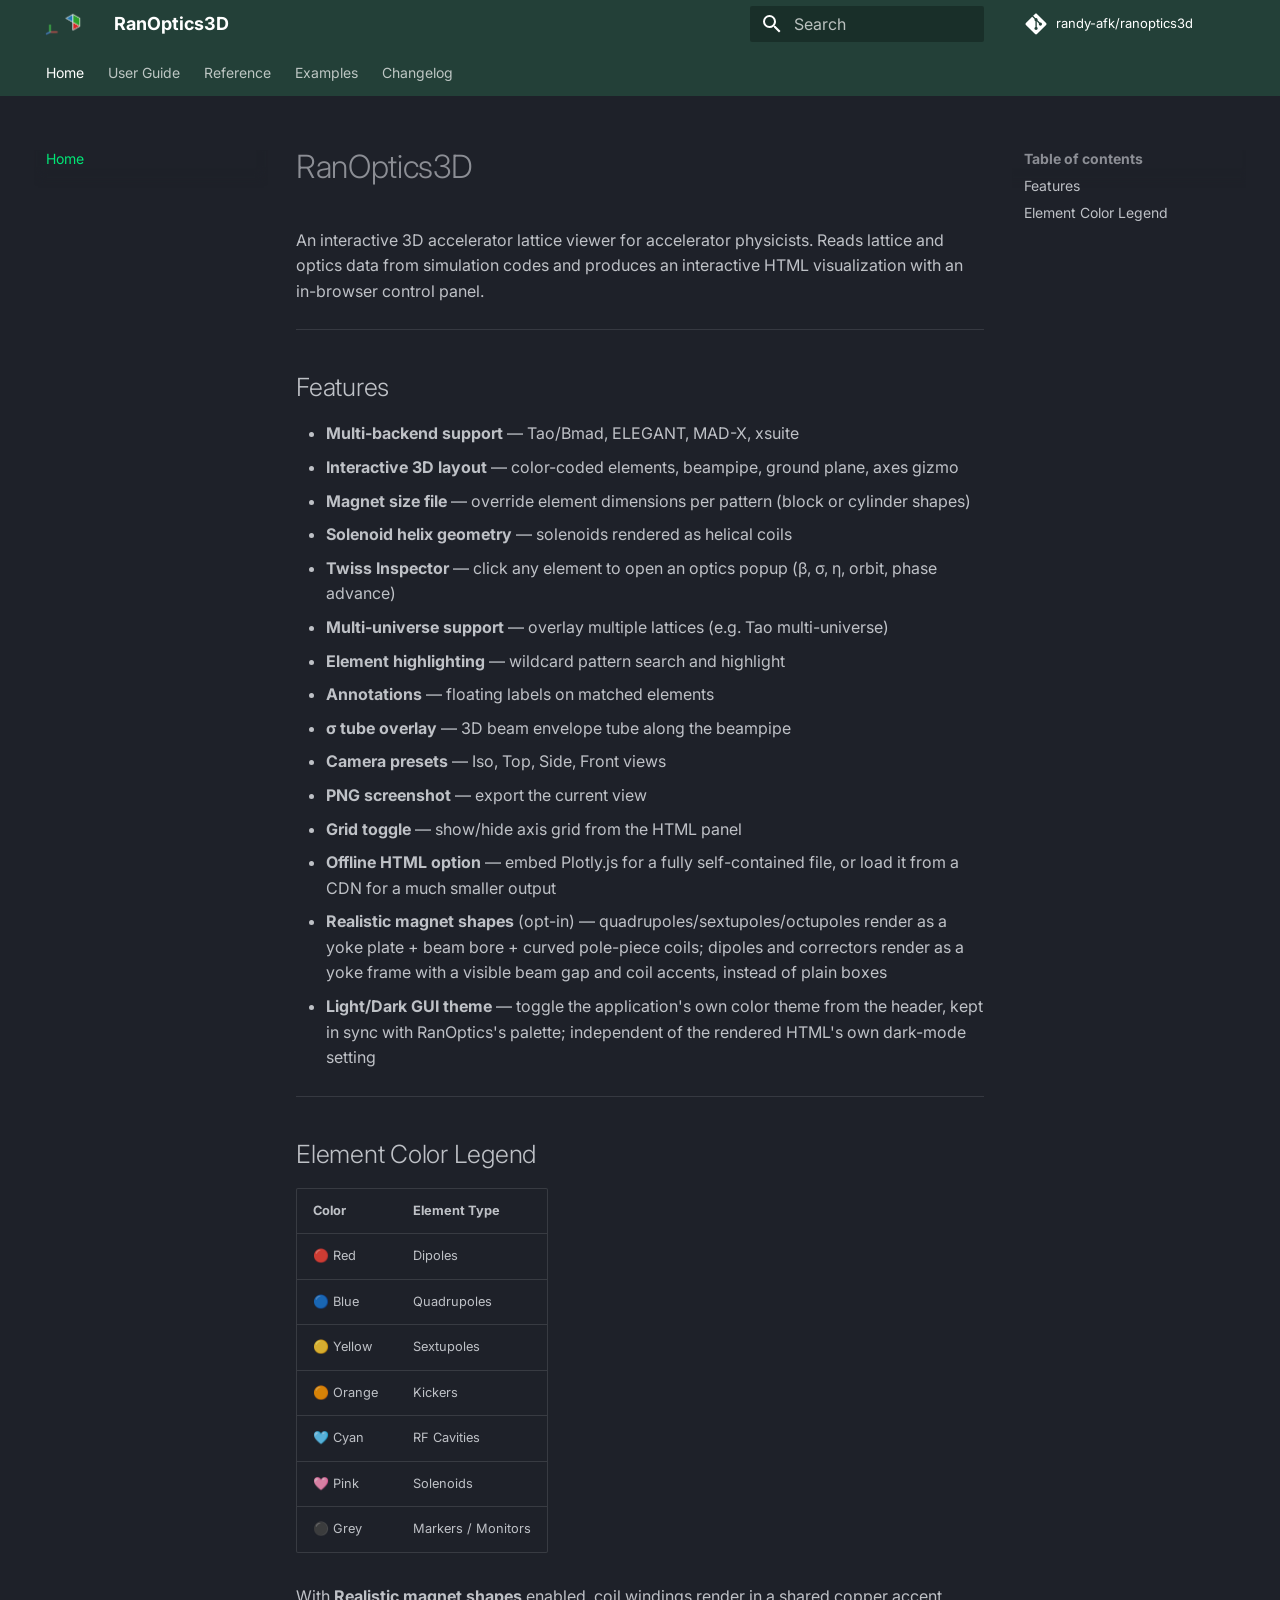
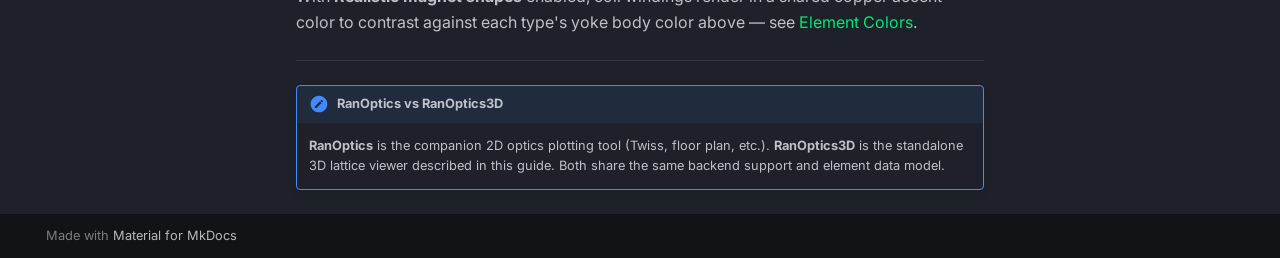
<file: index.html>
<!doctype html>
<html lang="en" class="no-js">
  <head>
    
      <meta charset="utf-8">
      <meta name="viewport" content="width=device-width,initial-scale=1">
      
      
      
        <link rel="canonical" href="https://randy-afk.github.io/ranoptics3d/">
      
      
      
        <link rel="next" href="guide/getting-started/">
      
      
        
      
      
      <link rel="icon" href="assets/logo_docs.png">
      <meta name="generator" content="mkdocs-1.6.1, mkdocs-material-9.7.7">
    
    
      
        <title>RanOptics3D</title>
      
    
    
      <link rel="stylesheet" href="assets/stylesheets/main.ec1eaa64.min.css">
      
        
        <link rel="stylesheet" href="assets/stylesheets/palette.ab4e12ef.min.css">
      
      


    
    
      
    
    
      
        
        
        <link rel="preconnect" href="https://fonts.gstatic.com" crossorigin>
        <link rel="stylesheet" href="https://fonts.googleapis.com/css?family=Inter:300,300i,400,400i,700,700i%7CJetBrains+Mono:400,400i,700,700i&display=fallback">
        <style>:root{--md-text-font:"Inter";--md-code-font:"JetBrains Mono"}</style>
      
    
    
      <link rel="stylesheet" href="stylesheets/extra.css">
    
    <script>__md_scope=new URL(".",location),__md_hash=e=>[...e].reduce(((e,_)=>(e<<5)-e+_.charCodeAt(0)),0),__md_get=(e,_=localStorage,t=__md_scope)=>JSON.parse(_.getItem(t.pathname+"."+e)),__md_set=(e,_,t=localStorage,a=__md_scope)=>{try{t.setItem(a.pathname+"."+e,JSON.stringify(_))}catch(e){}}</script>
    
      

    
    
  </head>
  
  
    
    
    
    
    
    <body dir="ltr" data-md-color-scheme="slate" data-md-color-primary="custom" data-md-color-accent="deep-orange">
  
    
    <input class="md-toggle" data-md-toggle="drawer" type="checkbox" id="__drawer" autocomplete="off">
    <input class="md-toggle" data-md-toggle="search" type="checkbox" id="__search" autocomplete="off">
    <label class="md-overlay" for="__drawer"></label>
    <div data-md-component="skip">
      
        
        <a href="#ranoptics3d" class="md-skip">
          Skip to content
        </a>
      
    </div>
    <div data-md-component="announce">
      
    </div>
    
    
      

<header class="md-header" data-md-component="header">
  <nav class="md-header__inner md-grid" aria-label="Header">
    <a href="." title="RanOptics3D" class="md-header__button md-logo" aria-label="RanOptics3D" data-md-component="logo">
      
  <img src="assets/logo_docs.png" alt="logo">

    </a>
    <label class="md-header__button md-icon" for="__drawer">
      
      <svg xmlns="http://www.w3.org/2000/svg" viewBox="0 0 24 24"><path d="M3 6h18v2H3zm0 5h18v2H3zm0 5h18v2H3z"/></svg>
    </label>
    <div class="md-header__title" data-md-component="header-title">
      <div class="md-header__ellipsis">
        <div class="md-header__topic">
          <span class="md-ellipsis">
            RanOptics3D
          </span>
        </div>
        <div class="md-header__topic" data-md-component="header-topic">
          <span class="md-ellipsis">
            
              Home
            
          </span>
        </div>
      </div>
    </div>
    
      
    
    
    
    
      
      
        <label class="md-header__button md-icon" for="__search">
          
          <svg xmlns="http://www.w3.org/2000/svg" viewBox="0 0 24 24"><path d="M9.5 3A6.5 6.5 0 0 1 16 9.5c0 1.61-.59 3.09-1.56 4.23l.27.27h.79l5 5-1.5 1.5-5-5v-.79l-.27-.27A6.52 6.52 0 0 1 9.5 16 6.5 6.5 0 0 1 3 9.5 6.5 6.5 0 0 1 9.5 3m0 2C7 5 5 7 5 9.5S7 14 9.5 14 14 12 14 9.5 12 5 9.5 5"/></svg>
        </label>
        <div class="md-search" data-md-component="search" role="dialog">
  <label class="md-search__overlay" for="__search"></label>
  <div class="md-search__inner" role="search">
    <form class="md-search__form" name="search">
      <input type="text" class="md-search__input" name="query" aria-label="Search" placeholder="Search" autocapitalize="off" autocorrect="off" autocomplete="off" spellcheck="false" data-md-component="search-query" required>
      <label class="md-search__icon md-icon" for="__search">
        
        <svg xmlns="http://www.w3.org/2000/svg" viewBox="0 0 24 24"><path d="M9.5 3A6.5 6.5 0 0 1 16 9.5c0 1.61-.59 3.09-1.56 4.23l.27.27h.79l5 5-1.5 1.5-5-5v-.79l-.27-.27A6.52 6.52 0 0 1 9.5 16 6.5 6.5 0 0 1 3 9.5 6.5 6.5 0 0 1 9.5 3m0 2C7 5 5 7 5 9.5S7 14 9.5 14 14 12 14 9.5 12 5 9.5 5"/></svg>
        
        <svg xmlns="http://www.w3.org/2000/svg" viewBox="0 0 24 24"><path d="M20 11v2H8l5.5 5.5-1.42 1.42L4.16 12l7.92-7.92L13.5 5.5 8 11z"/></svg>
      </label>
      <nav class="md-search__options" aria-label="Search">
        
        <button type="reset" class="md-search__icon md-icon" title="Clear" aria-label="Clear" tabindex="-1">
          
          <svg xmlns="http://www.w3.org/2000/svg" viewBox="0 0 24 24"><path d="M19 6.41 17.59 5 12 10.59 6.41 5 5 6.41 10.59 12 5 17.59 6.41 19 12 13.41 17.59 19 19 17.59 13.41 12z"/></svg>
        </button>
      </nav>
      
        <div class="md-search__suggest" data-md-component="search-suggest"></div>
      
    </form>
    <div class="md-search__output">
      <div class="md-search__scrollwrap" tabindex="0" data-md-scrollfix>
        <div class="md-search-result" data-md-component="search-result">
          <div class="md-search-result__meta">
            Initializing search
          </div>
          <ol class="md-search-result__list" role="presentation"></ol>
        </div>
      </div>
    </div>
  </div>
</div>
      
    
    
      <div class="md-header__source">
        <a href="https://github.com/randy-afk/ranoptics3d" title="Go to repository" class="md-source" data-md-component="source">
  <div class="md-source__icon md-icon">
    
    <svg xmlns="http://www.w3.org/2000/svg" viewBox="0 0 448 512"><!--! Font Awesome Free 7.1.0 by @fontawesome - https://fontawesome.com License - https://fontawesome.com/license/free (Icons: CC BY 4.0, Fonts: SIL OFL 1.1, Code: MIT License) Copyright 2025 Fonticons, Inc.--><path d="M439.6 236.1 244 40.5c-5.4-5.5-12.8-8.5-20.4-8.5s-15 3-20.4 8.4L162.5 81l51.5 51.5c27.1-9.1 52.7 16.8 43.4 43.7l49.7 49.7c34.2-11.8 61.2 31 35.5 56.7-26.5 26.5-70.2-2.9-56-37.3L240.3 199v121.9c25.3 12.5 22.3 41.8 9.1 55-6.4 6.4-15.2 10.1-24.3 10.1s-17.8-3.6-24.3-10.1c-17.6-17.6-11.1-46.9 11.2-56v-123c-20.8-8.5-24.6-30.7-18.6-45L142.6 101 8.5 235.1C3 240.6 0 247.9 0 255.5s3 15 8.5 20.4l195.6 195.7c5.4 5.4 12.7 8.4 20.4 8.4s15-3 20.4-8.4l194.7-194.7c5.4-5.4 8.4-12.8 8.4-20.4s-3-15-8.4-20.4"/></svg>
  </div>
  <div class="md-source__repository">
    randy-afk/ranoptics3d
  </div>
</a>
      </div>
    
  </nav>
  
</header>
    
    <div class="md-container" data-md-component="container">
      
      
        
          
            
<nav class="md-tabs" aria-label="Tabs" data-md-component="tabs">
  <div class="md-grid">
    <ul class="md-tabs__list">
      
        
  
  
  
    
  
  
    <li class="md-tabs__item md-tabs__item--active">
      <a href="." class="md-tabs__link">
        
  
  
    
  
  Home

      </a>
    </li>
  

      
        
  
  
  
  
    
    
      <li class="md-tabs__item">
        <a href="guide/getting-started/" class="md-tabs__link">
          
  
  
  User Guide

        </a>
      </li>
    
  

      
        
  
  
  
  
    
    
      <li class="md-tabs__item">
        <a href="reference/backends/" class="md-tabs__link">
          
  
  
  Reference

        </a>
      </li>
    
  

      
        
  
  
  
  
    <li class="md-tabs__item">
      <a href="examples/" class="md-tabs__link">
        
  
  
    
  
  Examples

      </a>
    </li>
  

      
        
  
  
  
  
    <li class="md-tabs__item">
      <a href="changelog/" class="md-tabs__link">
        
  
  
    
  
  Changelog

      </a>
    </li>
  

      
    </ul>
  </div>
</nav>
          
        
      
      <main class="md-main" data-md-component="main">
        <div class="md-main__inner md-grid">
          
            
              
              <div class="md-sidebar md-sidebar--primary" data-md-component="sidebar" data-md-type="navigation" >
                <div class="md-sidebar__scrollwrap">
                  <div class="md-sidebar__inner">
                    


  


<nav class="md-nav md-nav--primary md-nav--lifted" aria-label="Navigation" data-md-level="0">
  <label class="md-nav__title" for="__drawer">
    <a href="." title="RanOptics3D" class="md-nav__button md-logo" aria-label="RanOptics3D" data-md-component="logo">
      
  <img src="assets/logo_docs.png" alt="logo">

    </a>
    RanOptics3D
  </label>
  
    <div class="md-nav__source">
      <a href="https://github.com/randy-afk/ranoptics3d" title="Go to repository" class="md-source" data-md-component="source">
  <div class="md-source__icon md-icon">
    
    <svg xmlns="http://www.w3.org/2000/svg" viewBox="0 0 448 512"><!--! Font Awesome Free 7.1.0 by @fontawesome - https://fontawesome.com License - https://fontawesome.com/license/free (Icons: CC BY 4.0, Fonts: SIL OFL 1.1, Code: MIT License) Copyright 2025 Fonticons, Inc.--><path d="M439.6 236.1 244 40.5c-5.4-5.5-12.8-8.5-20.4-8.5s-15 3-20.4 8.4L162.5 81l51.5 51.5c27.1-9.1 52.7 16.8 43.4 43.7l49.7 49.7c34.2-11.8 61.2 31 35.5 56.7-26.5 26.5-70.2-2.9-56-37.3L240.3 199v121.9c25.3 12.5 22.3 41.8 9.1 55-6.4 6.4-15.2 10.1-24.3 10.1s-17.8-3.6-24.3-10.1c-17.6-17.6-11.1-46.9 11.2-56v-123c-20.8-8.5-24.6-30.7-18.6-45L142.6 101 8.5 235.1C3 240.6 0 247.9 0 255.5s3 15 8.5 20.4l195.6 195.7c5.4 5.4 12.7 8.4 20.4 8.4s15-3 20.4-8.4l194.7-194.7c5.4-5.4 8.4-12.8 8.4-20.4s-3-15-8.4-20.4"/></svg>
  </div>
  <div class="md-source__repository">
    randy-afk/ranoptics3d
  </div>
</a>
    </div>
  
  <ul class="md-nav__list" data-md-scrollfix>
    
      
      
  
  
    
  
  
  
    <li class="md-nav__item md-nav__item--active">
      
      <input class="md-nav__toggle md-toggle" type="checkbox" id="__toc">
      
      
        
      
      
        <label class="md-nav__link md-nav__link--active" for="__toc">
          
  
  
  <span class="md-ellipsis">
    
  
    Home
  

    
  </span>
  
  

          <span class="md-nav__icon md-icon"></span>
        </label>
      
      <a href="." class="md-nav__link md-nav__link--active">
        
  
  
  <span class="md-ellipsis">
    
  
    Home
  

    
  </span>
  
  

      </a>
      
        

<nav class="md-nav md-nav--secondary" aria-label="Table of contents">
  
  
  
    
  
  
    <label class="md-nav__title" for="__toc">
      <span class="md-nav__icon md-icon"></span>
      Table of contents
    </label>
    <ul class="md-nav__list" data-md-component="toc" data-md-scrollfix>
      
        <li class="md-nav__item">
  <a href="#features" class="md-nav__link">
    <span class="md-ellipsis">
      
        Features
      
    </span>
  </a>
  
</li>
      
        <li class="md-nav__item">
  <a href="#element-color-legend" class="md-nav__link">
    <span class="md-ellipsis">
      
        Element Color Legend
      
    </span>
  </a>
  
</li>
      
    </ul>
  
</nav>
      
    </li>
  

    
      
      
  
  
  
  
    
    
    
    
      
      
        
      
    
    
    <li class="md-nav__item md-nav__item--nested">
      
        
        
        <input class="md-nav__toggle md-toggle " type="checkbox" id="__nav_2" >
        
          
          <label class="md-nav__link" for="__nav_2" id="__nav_2_label" tabindex="0">
            
  
  
  <span class="md-ellipsis">
    
  
    User Guide
  

    
  </span>
  
  

            <span class="md-nav__icon md-icon"></span>
          </label>
        
        <nav class="md-nav" data-md-level="1" aria-labelledby="__nav_2_label" aria-expanded="false">
          <label class="md-nav__title" for="__nav_2">
            <span class="md-nav__icon md-icon"></span>
            
  
    User Guide
  

          </label>
          <ul class="md-nav__list" data-md-scrollfix>
            
              
                
  
  
  
  
    <li class="md-nav__item">
      <a href="guide/getting-started/" class="md-nav__link">
        
  
  
  <span class="md-ellipsis">
    
  
    Getting Started
  

    
  </span>
  
  

      </a>
    </li>
  

              
            
              
                
  
  
  
  
    <li class="md-nav__item">
      <a href="guide/gui-walkthrough/" class="md-nav__link">
        
  
  
  <span class="md-ellipsis">
    
  
    GUI Walkthrough
  

    
  </span>
  
  

      </a>
    </li>
  

              
            
              
                
  
  
  
  
    <li class="md-nav__item">
      <a href="guide/viewer/" class="md-nav__link">
        
  
  
  <span class="md-ellipsis">
    
  
    3D Viewer
  

    
  </span>
  
  

      </a>
    </li>
  

              
            
              
                
  
  
  
  
    <li class="md-nav__item">
      <a href="guide/twiss-inspector/" class="md-nav__link">
        
  
  
  <span class="md-ellipsis">
    
  
    Twiss Inspector
  

    
  </span>
  
  

      </a>
    </li>
  

              
            
              
                
  
  
  
  
    <li class="md-nav__item">
      <a href="guide/navigation/" class="md-nav__link">
        
  
  
  <span class="md-ellipsis">
    
  
    Navigation & Controls
  

    
  </span>
  
  

      </a>
    </li>
  

              
            
          </ul>
        </nav>
      
    </li>
  

    
      
      
  
  
  
  
    
    
    
    
      
      
        
      
    
    
    <li class="md-nav__item md-nav__item--nested">
      
        
        
        <input class="md-nav__toggle md-toggle " type="checkbox" id="__nav_3" >
        
          
          <label class="md-nav__link" for="__nav_3" id="__nav_3_label" tabindex="0">
            
  
  
  <span class="md-ellipsis">
    
  
    Reference
  

    
  </span>
  
  

            <span class="md-nav__icon md-icon"></span>
          </label>
        
        <nav class="md-nav" data-md-level="1" aria-labelledby="__nav_3_label" aria-expanded="false">
          <label class="md-nav__title" for="__nav_3">
            <span class="md-nav__icon md-icon"></span>
            
  
    Reference
  

          </label>
          <ul class="md-nav__list" data-md-scrollfix>
            
              
                
  
  
  
  
    <li class="md-nav__item">
      <a href="reference/backends/" class="md-nav__link">
        
  
  
  <span class="md-ellipsis">
    
  
    Supported Backends
  

    
  </span>
  
  

      </a>
    </li>
  

              
            
              
                
  
  
  
  
    <li class="md-nav__item">
      <a href="reference/element-colors/" class="md-nav__link">
        
  
  
  <span class="md-ellipsis">
    
  
    Element Colors
  

    
  </span>
  
  

      </a>
    </li>
  

              
            
              
                
  
  
  
  
    <li class="md-nav__item">
      <a href="reference/magnet-size-file/" class="md-nav__link">
        
  
  
  <span class="md-ellipsis">
    
  
    Magnet Size File
  

    
  </span>
  
  

      </a>
    </li>
  

              
            
              
                
  
  
  
  
    <li class="md-nav__item">
      <a href="reference/known-issues/" class="md-nav__link">
        
  
  
  <span class="md-ellipsis">
    
  
    Known Issues
  

    
  </span>
  
  

      </a>
    </li>
  

              
            
          </ul>
        </nav>
      
    </li>
  

    
      
      
  
  
  
  
    <li class="md-nav__item">
      <a href="examples/" class="md-nav__link">
        
  
  
  <span class="md-ellipsis">
    
  
    Examples
  

    
  </span>
  
  

      </a>
    </li>
  

    
      
      
  
  
  
  
    <li class="md-nav__item">
      <a href="changelog/" class="md-nav__link">
        
  
  
  <span class="md-ellipsis">
    
  
    Changelog
  

    
  </span>
  
  

      </a>
    </li>
  

    
  </ul>
</nav>
                  </div>
                </div>
              </div>
            
            
              
              <div class="md-sidebar md-sidebar--secondary" data-md-component="sidebar" data-md-type="toc" >
                <div class="md-sidebar__scrollwrap">
                  <div class="md-sidebar__inner">
                    

<nav class="md-nav md-nav--secondary" aria-label="Table of contents">
  
  
  
    
  
  
    <label class="md-nav__title" for="__toc">
      <span class="md-nav__icon md-icon"></span>
      Table of contents
    </label>
    <ul class="md-nav__list" data-md-component="toc" data-md-scrollfix>
      
        <li class="md-nav__item">
  <a href="#features" class="md-nav__link">
    <span class="md-ellipsis">
      
        Features
      
    </span>
  </a>
  
</li>
      
        <li class="md-nav__item">
  <a href="#element-color-legend" class="md-nav__link">
    <span class="md-ellipsis">
      
        Element Color Legend
      
    </span>
  </a>
  
</li>
      
    </ul>
  
</nav>
                  </div>
                </div>
              </div>
            
          
          
            <div class="md-content" data-md-component="content">
              
              <article class="md-content__inner md-typeset">
                
                  


  
  


<h1 id="ranoptics3d">RanOptics3D</h1>
<p>An interactive 3D accelerator lattice viewer for accelerator physicists. Reads lattice and
optics data from simulation codes and produces an interactive HTML visualization
with an in-browser control panel.</p>
<hr />
<h2 id="features">Features</h2>
<ul>
<li><strong>Multi-backend support</strong> — Tao/Bmad, ELEGANT, MAD-X, xsuite</li>
<li><strong>Interactive 3D layout</strong> — color-coded elements, beampipe, ground plane, axes gizmo</li>
<li><strong>Magnet size file</strong> — override element dimensions per pattern (block or cylinder shapes)</li>
<li><strong>Solenoid helix geometry</strong> — solenoids rendered as helical coils</li>
<li><strong>Twiss Inspector</strong> — click any element to open an optics popup (β, σ, η, orbit, phase advance)</li>
<li><strong>Multi-universe support</strong> — overlay multiple lattices (e.g. Tao multi-universe)</li>
<li><strong>Element highlighting</strong> — wildcard pattern search and highlight</li>
<li><strong>Annotations</strong> — floating labels on matched elements</li>
<li><strong>σ tube overlay</strong> — 3D beam envelope tube along the beampipe</li>
<li><strong>Camera presets</strong> — Iso, Top, Side, Front views</li>
<li><strong>PNG screenshot</strong> — export the current view</li>
<li><strong>Grid toggle</strong> — show/hide axis grid from the HTML panel</li>
<li><strong>Offline HTML option</strong> — embed Plotly.js for a fully self-contained file, or load it from a CDN for a much smaller output</li>
<li><strong>Realistic magnet shapes</strong> (opt-in) — quadrupoles/sextupoles/octupoles render as a yoke plate + beam bore + curved pole-piece coils; dipoles and correctors render as a yoke frame with a visible beam gap and coil accents, instead of plain boxes</li>
<li><strong>Light/Dark GUI theme</strong> — toggle the application's own color theme from the header, kept in sync with RanOptics's palette; independent of the rendered HTML's own dark-mode setting</li>
</ul>
<hr />
<h2 id="element-color-legend">Element Color Legend</h2>
<table>
<thead>
<tr>
<th>Color</th>
<th>Element Type</th>
</tr>
</thead>
<tbody>
<tr>
<td>🔴 Red</td>
<td>Dipoles</td>
</tr>
<tr>
<td>🔵 Blue</td>
<td>Quadrupoles</td>
</tr>
<tr>
<td>🟡 Yellow</td>
<td>Sextupoles</td>
</tr>
<tr>
<td>🟠 Orange</td>
<td>Kickers</td>
</tr>
<tr>
<td>🩵 Cyan</td>
<td>RF Cavities</td>
</tr>
<tr>
<td>🩷 Pink</td>
<td>Solenoids</td>
</tr>
<tr>
<td>⚫ Grey</td>
<td>Markers / Monitors</td>
</tr>
</tbody>
</table>
<p>With <strong>Realistic magnet shapes</strong> enabled, coil windings render in a
shared copper accent color to contrast against each type's yoke body
color above — see <a href="reference/element-colors/">Element Colors</a>.</p>
<hr />
<div class="admonition note">
<p class="admonition-title">RanOptics vs RanOptics3D</p>
<p><strong>RanOptics</strong> is the companion 2D optics plotting tool (Twiss, floor plan, etc.).
<strong>RanOptics3D</strong> is the standalone 3D lattice viewer described in this guide.
Both share the same backend support and element data model.</p>
</div>












                
              </article>
            </div>
          
          
<script>var target=document.getElementById(location.hash.slice(1));target&&target.name&&(target.checked=target.name.startsWith("__tabbed_"))</script>
        </div>
        
          <button type="button" class="md-top md-icon" data-md-component="top" hidden>
  
  <svg xmlns="http://www.w3.org/2000/svg" viewBox="0 0 24 24"><path d="M13 20h-2V8l-5.5 5.5-1.42-1.42L12 4.16l7.92 7.92-1.42 1.42L13 8z"/></svg>
  Back to top
</button>
        
      </main>
      
        <footer class="md-footer">
  
  <div class="md-footer-meta md-typeset">
    <div class="md-footer-meta__inner md-grid">
      <div class="md-copyright">
  
  
    Made with
    <a href="https://squidfunk.github.io/mkdocs-material/" target="_blank" rel="noopener">
      Material for MkDocs
    </a>
  
</div>
      
    </div>
  </div>
</footer>
      
    </div>
    <div class="md-dialog" data-md-component="dialog">
      <div class="md-dialog__inner md-typeset"></div>
    </div>
    
    
    
      
      
      <script id="__config" type="application/json">{"annotate": null, "base": ".", "features": ["navigation.tabs", "navigation.sections", "navigation.top", "search.highlight", "search.suggest", "content.code.copy"], "search": "assets/javascripts/workers/search.2c215733.min.js", "tags": null, "translations": {"clipboard.copied": "Copied to clipboard", "clipboard.copy": "Copy to clipboard", "search.result.more.one": "1 more on this page", "search.result.more.other": "# more on this page", "search.result.none": "No matching documents", "search.result.one": "1 matching document", "search.result.other": "# matching documents", "search.result.placeholder": "Type to start searching", "search.result.term.missing": "Missing", "select.version": "Select version"}, "version": null}</script>
    
    
      <script src="assets/javascripts/bundle.d7400e89.min.js"></script>
      
    
  </body>
</html>
</file>
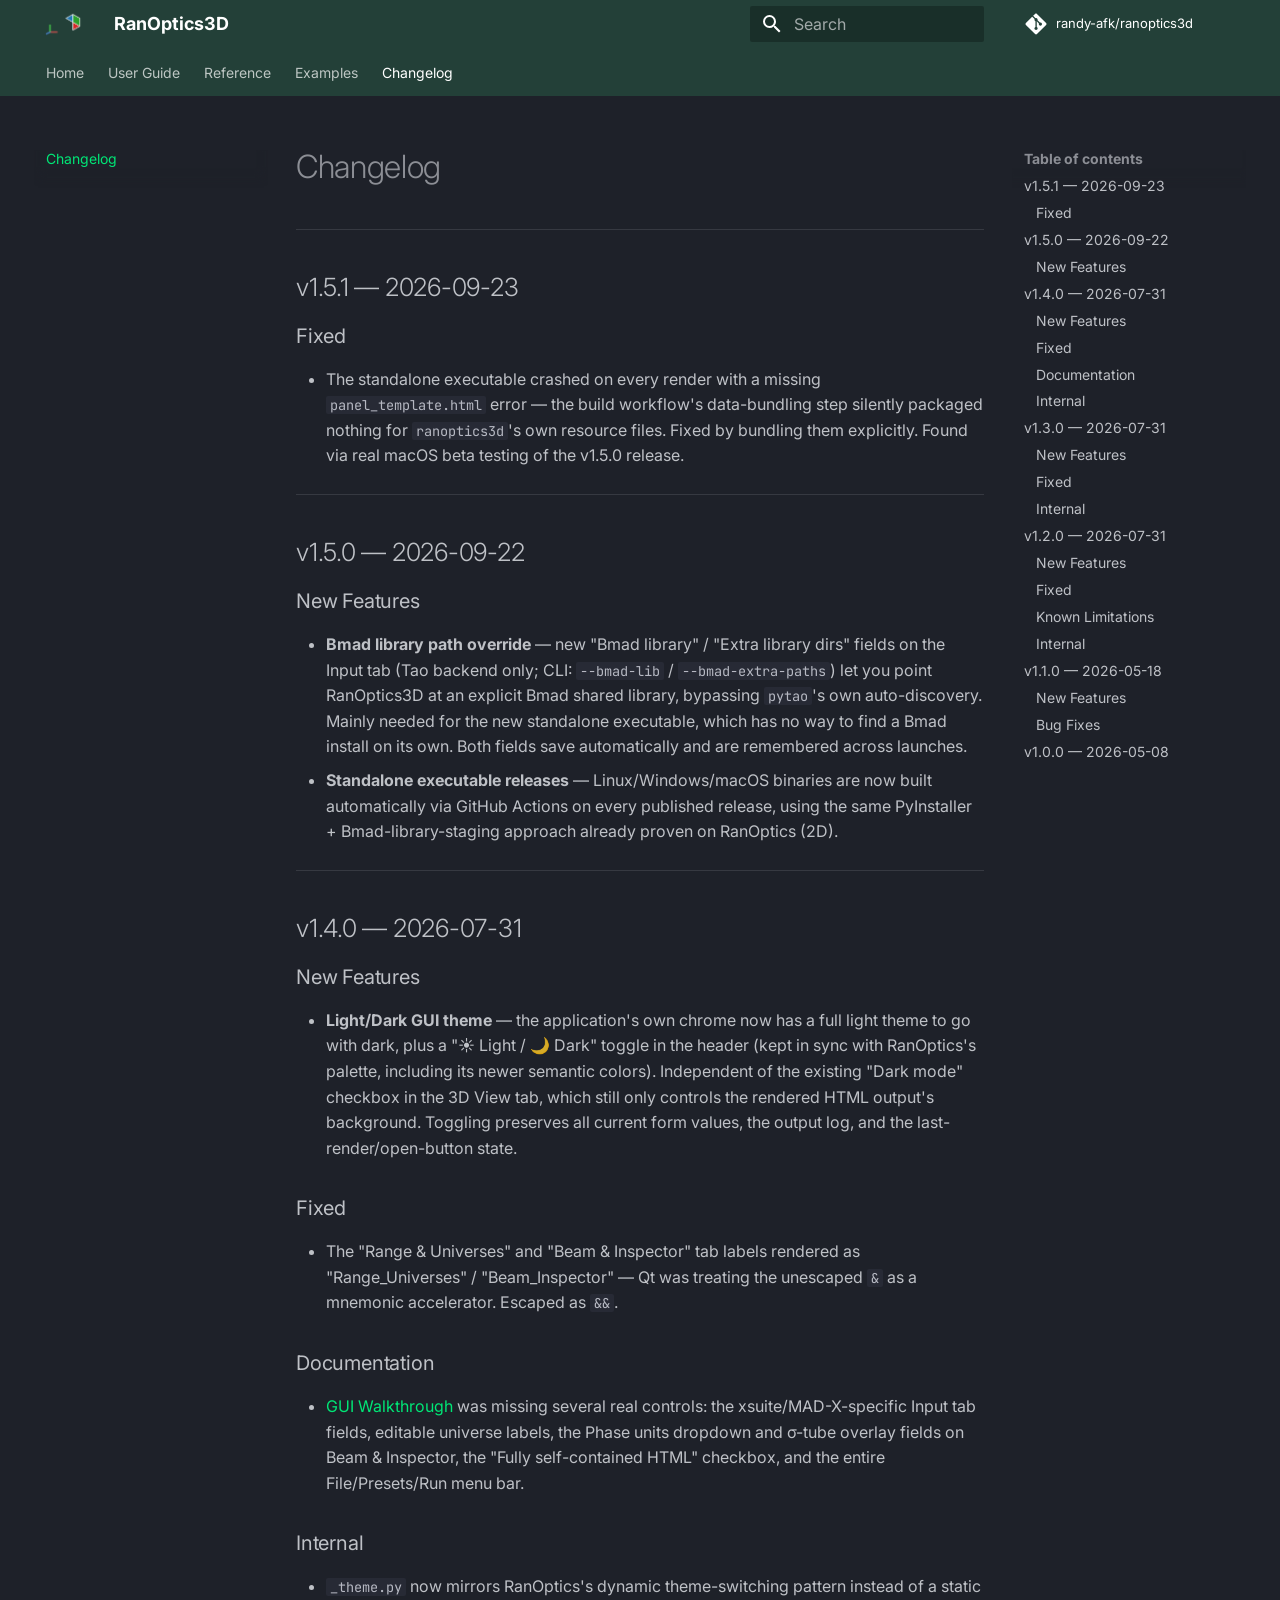
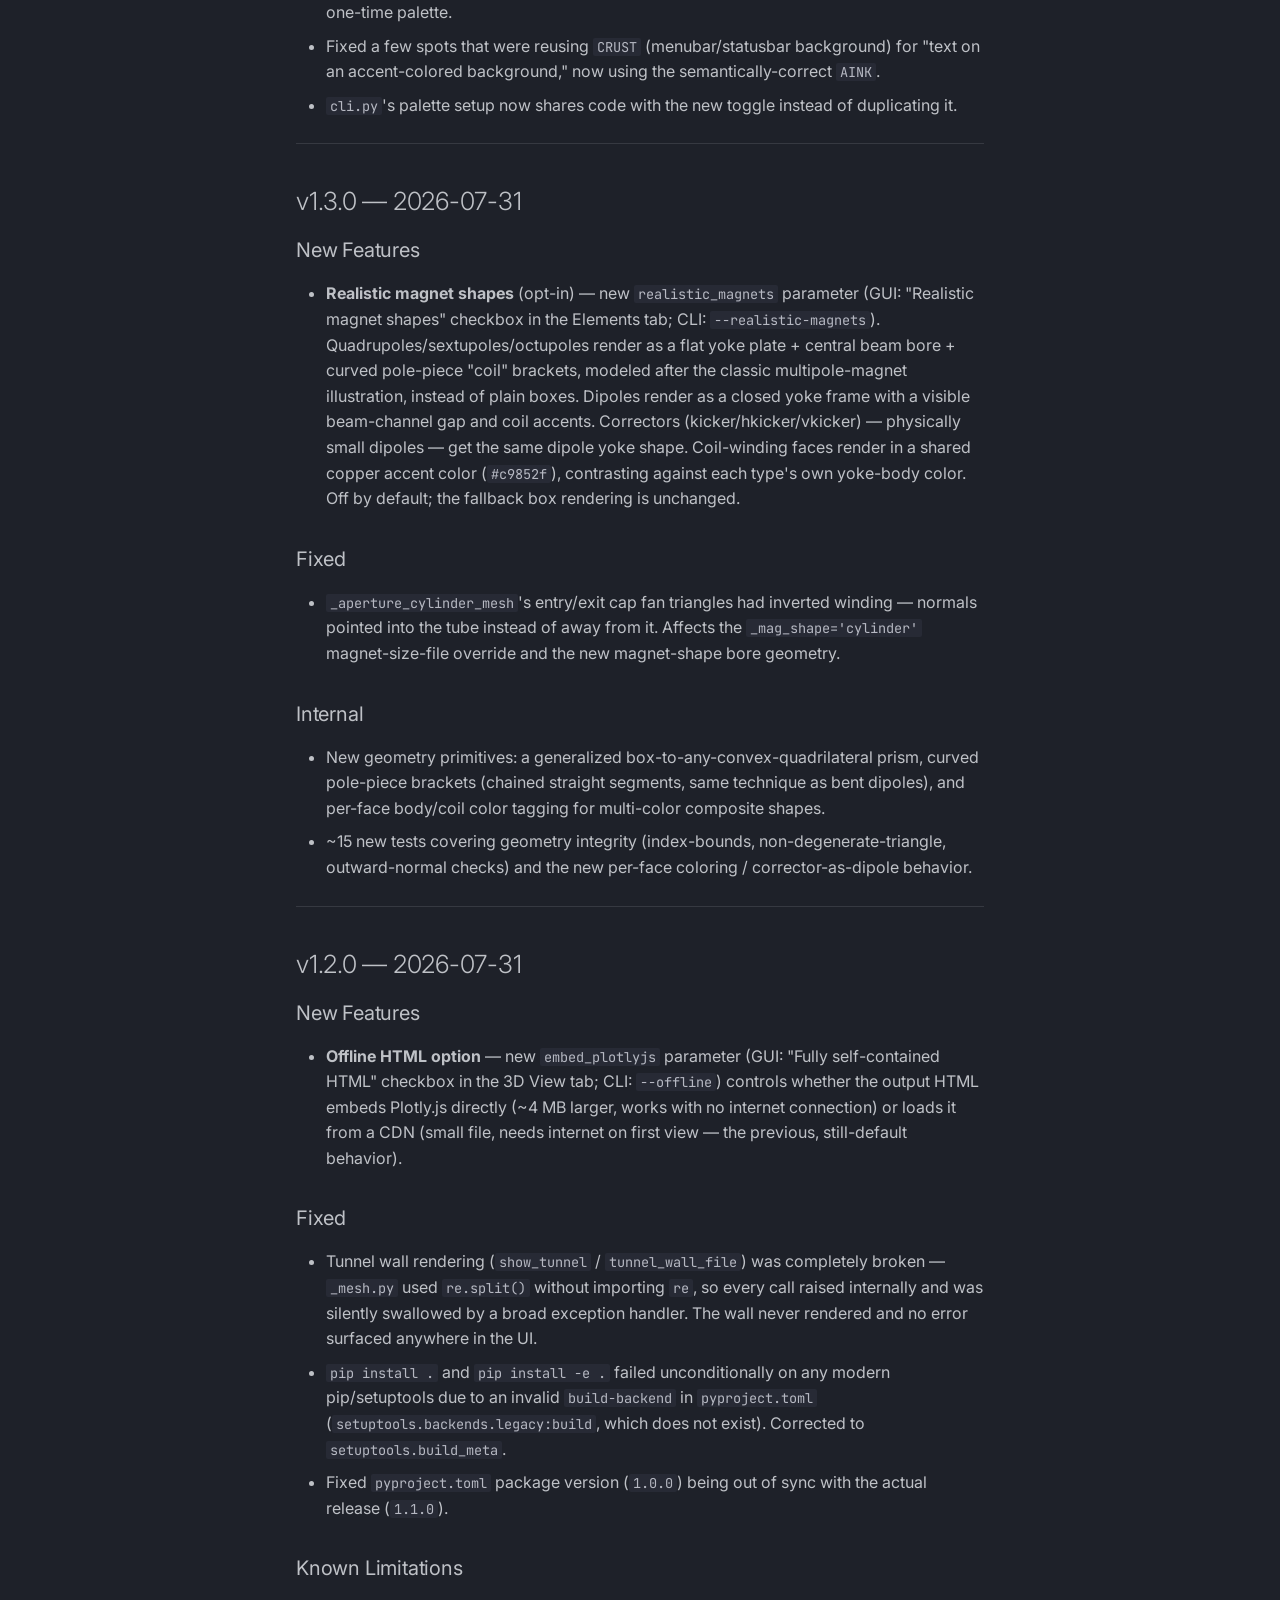
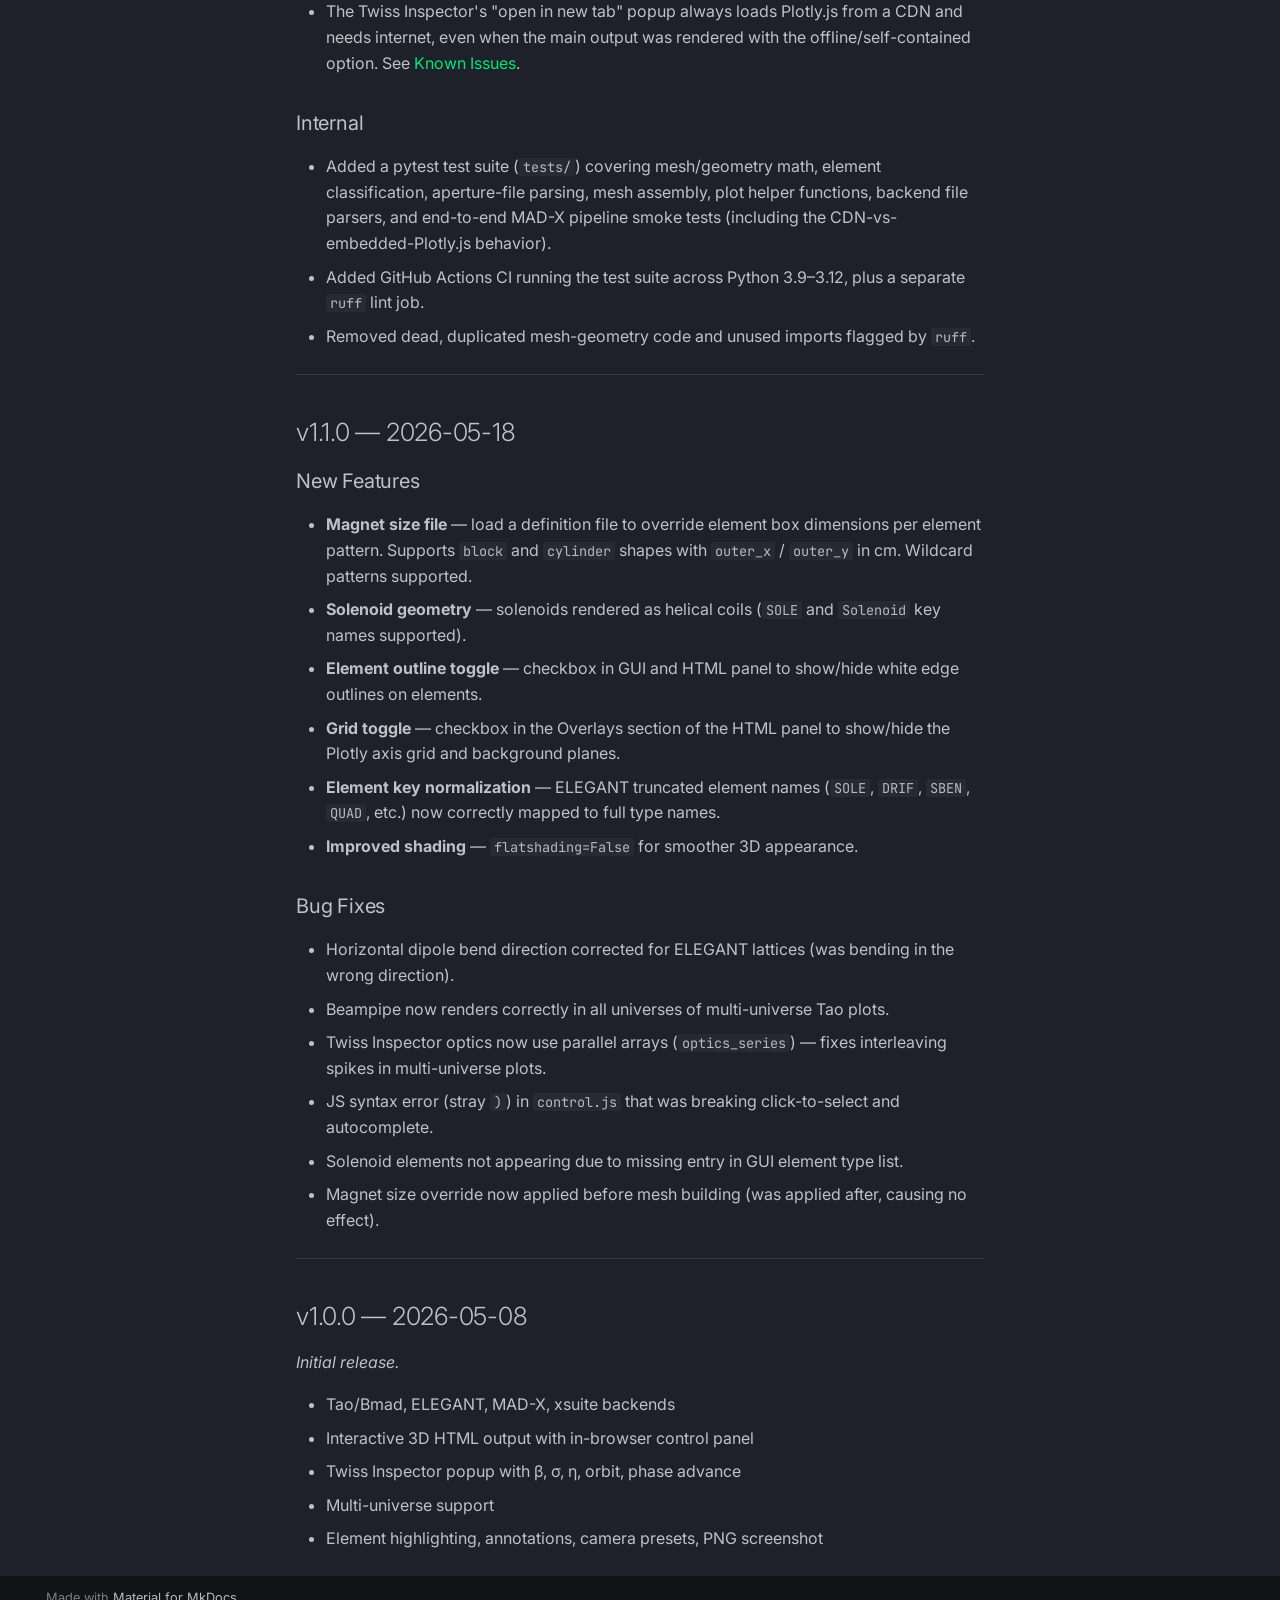
<file: changelog/index.html>
<!doctype html>
<html lang="en" class="no-js">
  <head>
    
      <meta charset="utf-8">
      <meta name="viewport" content="width=device-width,initial-scale=1">
      
      
      
        <link rel="canonical" href="https://randy-afk.github.io/ranoptics3d/changelog/">
      
      
        <link rel="prev" href="../examples/">
      
      
      
        
      
      
      <link rel="icon" href="../assets/logo_docs.png">
      <meta name="generator" content="mkdocs-1.6.1, mkdocs-material-9.7.7">
    
    
      
        <title>Changelog - RanOptics3D</title>
      
    
    
      <link rel="stylesheet" href="../assets/stylesheets/main.ec1eaa64.min.css">
      
        
        <link rel="stylesheet" href="../assets/stylesheets/palette.ab4e12ef.min.css">
      
      


    
    
      
    
    
      
        
        
        <link rel="preconnect" href="https://fonts.gstatic.com" crossorigin>
        <link rel="stylesheet" href="https://fonts.googleapis.com/css?family=Inter:300,300i,400,400i,700,700i%7CJetBrains+Mono:400,400i,700,700i&display=fallback">
        <style>:root{--md-text-font:"Inter";--md-code-font:"JetBrains Mono"}</style>
      
    
    
      <link rel="stylesheet" href="../stylesheets/extra.css">
    
    <script>__md_scope=new URL("..",location),__md_hash=e=>[...e].reduce(((e,_)=>(e<<5)-e+_.charCodeAt(0)),0),__md_get=(e,_=localStorage,t=__md_scope)=>JSON.parse(_.getItem(t.pathname+"."+e)),__md_set=(e,_,t=localStorage,a=__md_scope)=>{try{t.setItem(a.pathname+"."+e,JSON.stringify(_))}catch(e){}}</script>
    
      

    
    
  </head>
  
  
    
    
    
    
    
    <body dir="ltr" data-md-color-scheme="slate" data-md-color-primary="custom" data-md-color-accent="deep-orange">
  
    
    <input class="md-toggle" data-md-toggle="drawer" type="checkbox" id="__drawer" autocomplete="off">
    <input class="md-toggle" data-md-toggle="search" type="checkbox" id="__search" autocomplete="off">
    <label class="md-overlay" for="__drawer"></label>
    <div data-md-component="skip">
      
        
        <a href="#changelog" class="md-skip">
          Skip to content
        </a>
      
    </div>
    <div data-md-component="announce">
      
    </div>
    
    
      

<header class="md-header" data-md-component="header">
  <nav class="md-header__inner md-grid" aria-label="Header">
    <a href=".." title="RanOptics3D" class="md-header__button md-logo" aria-label="RanOptics3D" data-md-component="logo">
      
  <img src="../assets/logo_docs.png" alt="logo">

    </a>
    <label class="md-header__button md-icon" for="__drawer">
      
      <svg xmlns="http://www.w3.org/2000/svg" viewBox="0 0 24 24"><path d="M3 6h18v2H3zm0 5h18v2H3zm0 5h18v2H3z"/></svg>
    </label>
    <div class="md-header__title" data-md-component="header-title">
      <div class="md-header__ellipsis">
        <div class="md-header__topic">
          <span class="md-ellipsis">
            RanOptics3D
          </span>
        </div>
        <div class="md-header__topic" data-md-component="header-topic">
          <span class="md-ellipsis">
            
              Changelog
            
          </span>
        </div>
      </div>
    </div>
    
      
    
    
    
    
      
      
        <label class="md-header__button md-icon" for="__search">
          
          <svg xmlns="http://www.w3.org/2000/svg" viewBox="0 0 24 24"><path d="M9.5 3A6.5 6.5 0 0 1 16 9.5c0 1.61-.59 3.09-1.56 4.23l.27.27h.79l5 5-1.5 1.5-5-5v-.79l-.27-.27A6.52 6.52 0 0 1 9.5 16 6.5 6.5 0 0 1 3 9.5 6.5 6.5 0 0 1 9.5 3m0 2C7 5 5 7 5 9.5S7 14 9.5 14 14 12 14 9.5 12 5 9.5 5"/></svg>
        </label>
        <div class="md-search" data-md-component="search" role="dialog">
  <label class="md-search__overlay" for="__search"></label>
  <div class="md-search__inner" role="search">
    <form class="md-search__form" name="search">
      <input type="text" class="md-search__input" name="query" aria-label="Search" placeholder="Search" autocapitalize="off" autocorrect="off" autocomplete="off" spellcheck="false" data-md-component="search-query" required>
      <label class="md-search__icon md-icon" for="__search">
        
        <svg xmlns="http://www.w3.org/2000/svg" viewBox="0 0 24 24"><path d="M9.5 3A6.5 6.5 0 0 1 16 9.5c0 1.61-.59 3.09-1.56 4.23l.27.27h.79l5 5-1.5 1.5-5-5v-.79l-.27-.27A6.52 6.52 0 0 1 9.5 16 6.5 6.5 0 0 1 3 9.5 6.5 6.5 0 0 1 9.5 3m0 2C7 5 5 7 5 9.5S7 14 9.5 14 14 12 14 9.5 12 5 9.5 5"/></svg>
        
        <svg xmlns="http://www.w3.org/2000/svg" viewBox="0 0 24 24"><path d="M20 11v2H8l5.5 5.5-1.42 1.42L4.16 12l7.92-7.92L13.5 5.5 8 11z"/></svg>
      </label>
      <nav class="md-search__options" aria-label="Search">
        
        <button type="reset" class="md-search__icon md-icon" title="Clear" aria-label="Clear" tabindex="-1">
          
          <svg xmlns="http://www.w3.org/2000/svg" viewBox="0 0 24 24"><path d="M19 6.41 17.59 5 12 10.59 6.41 5 5 6.41 10.59 12 5 17.59 6.41 19 12 13.41 17.59 19 19 17.59 13.41 12z"/></svg>
        </button>
      </nav>
      
        <div class="md-search__suggest" data-md-component="search-suggest"></div>
      
    </form>
    <div class="md-search__output">
      <div class="md-search__scrollwrap" tabindex="0" data-md-scrollfix>
        <div class="md-search-result" data-md-component="search-result">
          <div class="md-search-result__meta">
            Initializing search
          </div>
          <ol class="md-search-result__list" role="presentation"></ol>
        </div>
      </div>
    </div>
  </div>
</div>
      
    
    
      <div class="md-header__source">
        <a href="https://github.com/randy-afk/ranoptics3d" title="Go to repository" class="md-source" data-md-component="source">
  <div class="md-source__icon md-icon">
    
    <svg xmlns="http://www.w3.org/2000/svg" viewBox="0 0 448 512"><!--! Font Awesome Free 7.1.0 by @fontawesome - https://fontawesome.com License - https://fontawesome.com/license/free (Icons: CC BY 4.0, Fonts: SIL OFL 1.1, Code: MIT License) Copyright 2025 Fonticons, Inc.--><path d="M439.6 236.1 244 40.5c-5.4-5.5-12.8-8.5-20.4-8.5s-15 3-20.4 8.4L162.5 81l51.5 51.5c27.1-9.1 52.7 16.8 43.4 43.7l49.7 49.7c34.2-11.8 61.2 31 35.5 56.7-26.5 26.5-70.2-2.9-56-37.3L240.3 199v121.9c25.3 12.5 22.3 41.8 9.1 55-6.4 6.4-15.2 10.1-24.3 10.1s-17.8-3.6-24.3-10.1c-17.6-17.6-11.1-46.9 11.2-56v-123c-20.8-8.5-24.6-30.7-18.6-45L142.6 101 8.5 235.1C3 240.6 0 247.9 0 255.5s3 15 8.5 20.4l195.6 195.7c5.4 5.4 12.7 8.4 20.4 8.4s15-3 20.4-8.4l194.7-194.7c5.4-5.4 8.4-12.8 8.4-20.4s-3-15-8.4-20.4"/></svg>
  </div>
  <div class="md-source__repository">
    randy-afk/ranoptics3d
  </div>
</a>
      </div>
    
  </nav>
  
</header>
    
    <div class="md-container" data-md-component="container">
      
      
        
          
            
<nav class="md-tabs" aria-label="Tabs" data-md-component="tabs">
  <div class="md-grid">
    <ul class="md-tabs__list">
      
        
  
  
  
  
    <li class="md-tabs__item">
      <a href=".." class="md-tabs__link">
        
  
  
    
  
  Home

      </a>
    </li>
  

      
        
  
  
  
  
    
    
      <li class="md-tabs__item">
        <a href="../guide/getting-started/" class="md-tabs__link">
          
  
  
  User Guide

        </a>
      </li>
    
  

      
        
  
  
  
  
    
    
      <li class="md-tabs__item">
        <a href="../reference/backends/" class="md-tabs__link">
          
  
  
  Reference

        </a>
      </li>
    
  

      
        
  
  
  
  
    <li class="md-tabs__item">
      <a href="../examples/" class="md-tabs__link">
        
  
  
    
  
  Examples

      </a>
    </li>
  

      
        
  
  
  
    
  
  
    <li class="md-tabs__item md-tabs__item--active">
      <a href="./" class="md-tabs__link">
        
  
  
    
  
  Changelog

      </a>
    </li>
  

      
    </ul>
  </div>
</nav>
          
        
      
      <main class="md-main" data-md-component="main">
        <div class="md-main__inner md-grid">
          
            
              
              <div class="md-sidebar md-sidebar--primary" data-md-component="sidebar" data-md-type="navigation" >
                <div class="md-sidebar__scrollwrap">
                  <div class="md-sidebar__inner">
                    


  


<nav class="md-nav md-nav--primary md-nav--lifted" aria-label="Navigation" data-md-level="0">
  <label class="md-nav__title" for="__drawer">
    <a href=".." title="RanOptics3D" class="md-nav__button md-logo" aria-label="RanOptics3D" data-md-component="logo">
      
  <img src="../assets/logo_docs.png" alt="logo">

    </a>
    RanOptics3D
  </label>
  
    <div class="md-nav__source">
      <a href="https://github.com/randy-afk/ranoptics3d" title="Go to repository" class="md-source" data-md-component="source">
  <div class="md-source__icon md-icon">
    
    <svg xmlns="http://www.w3.org/2000/svg" viewBox="0 0 448 512"><!--! Font Awesome Free 7.1.0 by @fontawesome - https://fontawesome.com License - https://fontawesome.com/license/free (Icons: CC BY 4.0, Fonts: SIL OFL 1.1, Code: MIT License) Copyright 2025 Fonticons, Inc.--><path d="M439.6 236.1 244 40.5c-5.4-5.5-12.8-8.5-20.4-8.5s-15 3-20.4 8.4L162.5 81l51.5 51.5c27.1-9.1 52.7 16.8 43.4 43.7l49.7 49.7c34.2-11.8 61.2 31 35.5 56.7-26.5 26.5-70.2-2.9-56-37.3L240.3 199v121.9c25.3 12.5 22.3 41.8 9.1 55-6.4 6.4-15.2 10.1-24.3 10.1s-17.8-3.6-24.3-10.1c-17.6-17.6-11.1-46.9 11.2-56v-123c-20.8-8.5-24.6-30.7-18.6-45L142.6 101 8.5 235.1C3 240.6 0 247.9 0 255.5s3 15 8.5 20.4l195.6 195.7c5.4 5.4 12.7 8.4 20.4 8.4s15-3 20.4-8.4l194.7-194.7c5.4-5.4 8.4-12.8 8.4-20.4s-3-15-8.4-20.4"/></svg>
  </div>
  <div class="md-source__repository">
    randy-afk/ranoptics3d
  </div>
</a>
    </div>
  
  <ul class="md-nav__list" data-md-scrollfix>
    
      
      
  
  
  
  
    <li class="md-nav__item">
      <a href=".." class="md-nav__link">
        
  
  
  <span class="md-ellipsis">
    
  
    Home
  

    
  </span>
  
  

      </a>
    </li>
  

    
      
      
  
  
  
  
    
    
    
    
      
      
        
      
    
    
    <li class="md-nav__item md-nav__item--nested">
      
        
        
        <input class="md-nav__toggle md-toggle " type="checkbox" id="__nav_2" >
        
          
          <label class="md-nav__link" for="__nav_2" id="__nav_2_label" tabindex="0">
            
  
  
  <span class="md-ellipsis">
    
  
    User Guide
  

    
  </span>
  
  

            <span class="md-nav__icon md-icon"></span>
          </label>
        
        <nav class="md-nav" data-md-level="1" aria-labelledby="__nav_2_label" aria-expanded="false">
          <label class="md-nav__title" for="__nav_2">
            <span class="md-nav__icon md-icon"></span>
            
  
    User Guide
  

          </label>
          <ul class="md-nav__list" data-md-scrollfix>
            
              
                
  
  
  
  
    <li class="md-nav__item">
      <a href="../guide/getting-started/" class="md-nav__link">
        
  
  
  <span class="md-ellipsis">
    
  
    Getting Started
  

    
  </span>
  
  

      </a>
    </li>
  

              
            
              
                
  
  
  
  
    <li class="md-nav__item">
      <a href="../guide/gui-walkthrough/" class="md-nav__link">
        
  
  
  <span class="md-ellipsis">
    
  
    GUI Walkthrough
  

    
  </span>
  
  

      </a>
    </li>
  

              
            
              
                
  
  
  
  
    <li class="md-nav__item">
      <a href="../guide/viewer/" class="md-nav__link">
        
  
  
  <span class="md-ellipsis">
    
  
    3D Viewer
  

    
  </span>
  
  

      </a>
    </li>
  

              
            
              
                
  
  
  
  
    <li class="md-nav__item">
      <a href="../guide/twiss-inspector/" class="md-nav__link">
        
  
  
  <span class="md-ellipsis">
    
  
    Twiss Inspector
  

    
  </span>
  
  

      </a>
    </li>
  

              
            
              
                
  
  
  
  
    <li class="md-nav__item">
      <a href="../guide/navigation/" class="md-nav__link">
        
  
  
  <span class="md-ellipsis">
    
  
    Navigation & Controls
  

    
  </span>
  
  

      </a>
    </li>
  

              
            
          </ul>
        </nav>
      
    </li>
  

    
      
      
  
  
  
  
    
    
    
    
      
      
        
      
    
    
    <li class="md-nav__item md-nav__item--nested">
      
        
        
        <input class="md-nav__toggle md-toggle " type="checkbox" id="__nav_3" >
        
          
          <label class="md-nav__link" for="__nav_3" id="__nav_3_label" tabindex="0">
            
  
  
  <span class="md-ellipsis">
    
  
    Reference
  

    
  </span>
  
  

            <span class="md-nav__icon md-icon"></span>
          </label>
        
        <nav class="md-nav" data-md-level="1" aria-labelledby="__nav_3_label" aria-expanded="false">
          <label class="md-nav__title" for="__nav_3">
            <span class="md-nav__icon md-icon"></span>
            
  
    Reference
  

          </label>
          <ul class="md-nav__list" data-md-scrollfix>
            
              
                
  
  
  
  
    <li class="md-nav__item">
      <a href="../reference/backends/" class="md-nav__link">
        
  
  
  <span class="md-ellipsis">
    
  
    Supported Backends
  

    
  </span>
  
  

      </a>
    </li>
  

              
            
              
                
  
  
  
  
    <li class="md-nav__item">
      <a href="../reference/element-colors/" class="md-nav__link">
        
  
  
  <span class="md-ellipsis">
    
  
    Element Colors
  

    
  </span>
  
  

      </a>
    </li>
  

              
            
              
                
  
  
  
  
    <li class="md-nav__item">
      <a href="../reference/magnet-size-file/" class="md-nav__link">
        
  
  
  <span class="md-ellipsis">
    
  
    Magnet Size File
  

    
  </span>
  
  

      </a>
    </li>
  

              
            
              
                
  
  
  
  
    <li class="md-nav__item">
      <a href="../reference/known-issues/" class="md-nav__link">
        
  
  
  <span class="md-ellipsis">
    
  
    Known Issues
  

    
  </span>
  
  

      </a>
    </li>
  

              
            
          </ul>
        </nav>
      
    </li>
  

    
      
      
  
  
  
  
    <li class="md-nav__item">
      <a href="../examples/" class="md-nav__link">
        
  
  
  <span class="md-ellipsis">
    
  
    Examples
  

    
  </span>
  
  

      </a>
    </li>
  

    
      
      
  
  
    
  
  
  
    <li class="md-nav__item md-nav__item--active">
      
      <input class="md-nav__toggle md-toggle" type="checkbox" id="__toc">
      
      
        
      
      
        <label class="md-nav__link md-nav__link--active" for="__toc">
          
  
  
  <span class="md-ellipsis">
    
  
    Changelog
  

    
  </span>
  
  

          <span class="md-nav__icon md-icon"></span>
        </label>
      
      <a href="./" class="md-nav__link md-nav__link--active">
        
  
  
  <span class="md-ellipsis">
    
  
    Changelog
  

    
  </span>
  
  

      </a>
      
        

<nav class="md-nav md-nav--secondary" aria-label="Table of contents">
  
  
  
    
  
  
    <label class="md-nav__title" for="__toc">
      <span class="md-nav__icon md-icon"></span>
      Table of contents
    </label>
    <ul class="md-nav__list" data-md-component="toc" data-md-scrollfix>
      
        <li class="md-nav__item">
  <a href="#v151-2026-09-23" class="md-nav__link">
    <span class="md-ellipsis">
      
        v1.5.1 — 2026-09-23
      
    </span>
  </a>
  
    <nav class="md-nav" aria-label="v1.5.1 — 2026-09-23">
      <ul class="md-nav__list">
        
          <li class="md-nav__item">
  <a href="#fixed" class="md-nav__link">
    <span class="md-ellipsis">
      
        Fixed
      
    </span>
  </a>
  
</li>
        
      </ul>
    </nav>
  
</li>
      
        <li class="md-nav__item">
  <a href="#v150-2026-09-22" class="md-nav__link">
    <span class="md-ellipsis">
      
        v1.5.0 — 2026-09-22
      
    </span>
  </a>
  
    <nav class="md-nav" aria-label="v1.5.0 — 2026-09-22">
      <ul class="md-nav__list">
        
          <li class="md-nav__item">
  <a href="#new-features" class="md-nav__link">
    <span class="md-ellipsis">
      
        New Features
      
    </span>
  </a>
  
</li>
        
      </ul>
    </nav>
  
</li>
      
        <li class="md-nav__item">
  <a href="#v140-2026-07-31" class="md-nav__link">
    <span class="md-ellipsis">
      
        v1.4.0 — 2026-07-31
      
    </span>
  </a>
  
    <nav class="md-nav" aria-label="v1.4.0 — 2026-07-31">
      <ul class="md-nav__list">
        
          <li class="md-nav__item">
  <a href="#new-features_1" class="md-nav__link">
    <span class="md-ellipsis">
      
        New Features
      
    </span>
  </a>
  
</li>
        
          <li class="md-nav__item">
  <a href="#fixed_1" class="md-nav__link">
    <span class="md-ellipsis">
      
        Fixed
      
    </span>
  </a>
  
</li>
        
          <li class="md-nav__item">
  <a href="#documentation" class="md-nav__link">
    <span class="md-ellipsis">
      
        Documentation
      
    </span>
  </a>
  
</li>
        
          <li class="md-nav__item">
  <a href="#internal" class="md-nav__link">
    <span class="md-ellipsis">
      
        Internal
      
    </span>
  </a>
  
</li>
        
      </ul>
    </nav>
  
</li>
      
        <li class="md-nav__item">
  <a href="#v130-2026-07-31" class="md-nav__link">
    <span class="md-ellipsis">
      
        v1.3.0 — 2026-07-31
      
    </span>
  </a>
  
    <nav class="md-nav" aria-label="v1.3.0 — 2026-07-31">
      <ul class="md-nav__list">
        
          <li class="md-nav__item">
  <a href="#new-features_2" class="md-nav__link">
    <span class="md-ellipsis">
      
        New Features
      
    </span>
  </a>
  
</li>
        
          <li class="md-nav__item">
  <a href="#fixed_2" class="md-nav__link">
    <span class="md-ellipsis">
      
        Fixed
      
    </span>
  </a>
  
</li>
        
          <li class="md-nav__item">
  <a href="#internal_1" class="md-nav__link">
    <span class="md-ellipsis">
      
        Internal
      
    </span>
  </a>
  
</li>
        
      </ul>
    </nav>
  
</li>
      
        <li class="md-nav__item">
  <a href="#v120-2026-07-31" class="md-nav__link">
    <span class="md-ellipsis">
      
        v1.2.0 — 2026-07-31
      
    </span>
  </a>
  
    <nav class="md-nav" aria-label="v1.2.0 — 2026-07-31">
      <ul class="md-nav__list">
        
          <li class="md-nav__item">
  <a href="#new-features_3" class="md-nav__link">
    <span class="md-ellipsis">
      
        New Features
      
    </span>
  </a>
  
</li>
        
          <li class="md-nav__item">
  <a href="#fixed_3" class="md-nav__link">
    <span class="md-ellipsis">
      
        Fixed
      
    </span>
  </a>
  
</li>
        
          <li class="md-nav__item">
  <a href="#known-limitations" class="md-nav__link">
    <span class="md-ellipsis">
      
        Known Limitations
      
    </span>
  </a>
  
</li>
        
          <li class="md-nav__item">
  <a href="#internal_2" class="md-nav__link">
    <span class="md-ellipsis">
      
        Internal
      
    </span>
  </a>
  
</li>
        
      </ul>
    </nav>
  
</li>
      
        <li class="md-nav__item">
  <a href="#v110-2026-05-18" class="md-nav__link">
    <span class="md-ellipsis">
      
        v1.1.0 — 2026-05-18
      
    </span>
  </a>
  
    <nav class="md-nav" aria-label="v1.1.0 — 2026-05-18">
      <ul class="md-nav__list">
        
          <li class="md-nav__item">
  <a href="#new-features_4" class="md-nav__link">
    <span class="md-ellipsis">
      
        New Features
      
    </span>
  </a>
  
</li>
        
          <li class="md-nav__item">
  <a href="#bug-fixes" class="md-nav__link">
    <span class="md-ellipsis">
      
        Bug Fixes
      
    </span>
  </a>
  
</li>
        
      </ul>
    </nav>
  
</li>
      
        <li class="md-nav__item">
  <a href="#v100-2026-05-08" class="md-nav__link">
    <span class="md-ellipsis">
      
        v1.0.0 — 2026-05-08
      
    </span>
  </a>
  
</li>
      
    </ul>
  
</nav>
      
    </li>
  

    
  </ul>
</nav>
                  </div>
                </div>
              </div>
            
            
              
              <div class="md-sidebar md-sidebar--secondary" data-md-component="sidebar" data-md-type="toc" >
                <div class="md-sidebar__scrollwrap">
                  <div class="md-sidebar__inner">
                    

<nav class="md-nav md-nav--secondary" aria-label="Table of contents">
  
  
  
    
  
  
    <label class="md-nav__title" for="__toc">
      <span class="md-nav__icon md-icon"></span>
      Table of contents
    </label>
    <ul class="md-nav__list" data-md-component="toc" data-md-scrollfix>
      
        <li class="md-nav__item">
  <a href="#v151-2026-09-23" class="md-nav__link">
    <span class="md-ellipsis">
      
        v1.5.1 — 2026-09-23
      
    </span>
  </a>
  
    <nav class="md-nav" aria-label="v1.5.1 — 2026-09-23">
      <ul class="md-nav__list">
        
          <li class="md-nav__item">
  <a href="#fixed" class="md-nav__link">
    <span class="md-ellipsis">
      
        Fixed
      
    </span>
  </a>
  
</li>
        
      </ul>
    </nav>
  
</li>
      
        <li class="md-nav__item">
  <a href="#v150-2026-09-22" class="md-nav__link">
    <span class="md-ellipsis">
      
        v1.5.0 — 2026-09-22
      
    </span>
  </a>
  
    <nav class="md-nav" aria-label="v1.5.0 — 2026-09-22">
      <ul class="md-nav__list">
        
          <li class="md-nav__item">
  <a href="#new-features" class="md-nav__link">
    <span class="md-ellipsis">
      
        New Features
      
    </span>
  </a>
  
</li>
        
      </ul>
    </nav>
  
</li>
      
        <li class="md-nav__item">
  <a href="#v140-2026-07-31" class="md-nav__link">
    <span class="md-ellipsis">
      
        v1.4.0 — 2026-07-31
      
    </span>
  </a>
  
    <nav class="md-nav" aria-label="v1.4.0 — 2026-07-31">
      <ul class="md-nav__list">
        
          <li class="md-nav__item">
  <a href="#new-features_1" class="md-nav__link">
    <span class="md-ellipsis">
      
        New Features
      
    </span>
  </a>
  
</li>
        
          <li class="md-nav__item">
  <a href="#fixed_1" class="md-nav__link">
    <span class="md-ellipsis">
      
        Fixed
      
    </span>
  </a>
  
</li>
        
          <li class="md-nav__item">
  <a href="#documentation" class="md-nav__link">
    <span class="md-ellipsis">
      
        Documentation
      
    </span>
  </a>
  
</li>
        
          <li class="md-nav__item">
  <a href="#internal" class="md-nav__link">
    <span class="md-ellipsis">
      
        Internal
      
    </span>
  </a>
  
</li>
        
      </ul>
    </nav>
  
</li>
      
        <li class="md-nav__item">
  <a href="#v130-2026-07-31" class="md-nav__link">
    <span class="md-ellipsis">
      
        v1.3.0 — 2026-07-31
      
    </span>
  </a>
  
    <nav class="md-nav" aria-label="v1.3.0 — 2026-07-31">
      <ul class="md-nav__list">
        
          <li class="md-nav__item">
  <a href="#new-features_2" class="md-nav__link">
    <span class="md-ellipsis">
      
        New Features
      
    </span>
  </a>
  
</li>
        
          <li class="md-nav__item">
  <a href="#fixed_2" class="md-nav__link">
    <span class="md-ellipsis">
      
        Fixed
      
    </span>
  </a>
  
</li>
        
          <li class="md-nav__item">
  <a href="#internal_1" class="md-nav__link">
    <span class="md-ellipsis">
      
        Internal
      
    </span>
  </a>
  
</li>
        
      </ul>
    </nav>
  
</li>
      
        <li class="md-nav__item">
  <a href="#v120-2026-07-31" class="md-nav__link">
    <span class="md-ellipsis">
      
        v1.2.0 — 2026-07-31
      
    </span>
  </a>
  
    <nav class="md-nav" aria-label="v1.2.0 — 2026-07-31">
      <ul class="md-nav__list">
        
          <li class="md-nav__item">
  <a href="#new-features_3" class="md-nav__link">
    <span class="md-ellipsis">
      
        New Features
      
    </span>
  </a>
  
</li>
        
          <li class="md-nav__item">
  <a href="#fixed_3" class="md-nav__link">
    <span class="md-ellipsis">
      
        Fixed
      
    </span>
  </a>
  
</li>
        
          <li class="md-nav__item">
  <a href="#known-limitations" class="md-nav__link">
    <span class="md-ellipsis">
      
        Known Limitations
      
    </span>
  </a>
  
</li>
        
          <li class="md-nav__item">
  <a href="#internal_2" class="md-nav__link">
    <span class="md-ellipsis">
      
        Internal
      
    </span>
  </a>
  
</li>
        
      </ul>
    </nav>
  
</li>
      
        <li class="md-nav__item">
  <a href="#v110-2026-05-18" class="md-nav__link">
    <span class="md-ellipsis">
      
        v1.1.0 — 2026-05-18
      
    </span>
  </a>
  
    <nav class="md-nav" aria-label="v1.1.0 — 2026-05-18">
      <ul class="md-nav__list">
        
          <li class="md-nav__item">
  <a href="#new-features_4" class="md-nav__link">
    <span class="md-ellipsis">
      
        New Features
      
    </span>
  </a>
  
</li>
        
          <li class="md-nav__item">
  <a href="#bug-fixes" class="md-nav__link">
    <span class="md-ellipsis">
      
        Bug Fixes
      
    </span>
  </a>
  
</li>
        
      </ul>
    </nav>
  
</li>
      
        <li class="md-nav__item">
  <a href="#v100-2026-05-08" class="md-nav__link">
    <span class="md-ellipsis">
      
        v1.0.0 — 2026-05-08
      
    </span>
  </a>
  
</li>
      
    </ul>
  
</nav>
                  </div>
                </div>
              </div>
            
          
          
            <div class="md-content" data-md-component="content">
              
              <article class="md-content__inner md-typeset">
                
                  


  
  


<h1 id="changelog">Changelog</h1>
<hr />
<h2 id="v151-2026-09-23">v1.5.1 — 2026-09-23</h2>
<h3 id="fixed">Fixed</h3>
<ul>
<li>The standalone executable crashed on every render with a missing <code>panel_template.html</code> error — the build workflow's data-bundling step silently packaged nothing for <code>ranoptics3d</code>'s own resource files. Fixed by bundling them explicitly. Found via real macOS beta testing of the v1.5.0 release.</li>
</ul>
<hr />
<h2 id="v150-2026-09-22">v1.5.0 — 2026-09-22</h2>
<h3 id="new-features">New Features</h3>
<ul>
<li><strong>Bmad library path override</strong> — new "Bmad library" / "Extra library dirs" fields on the Input tab (Tao backend only; CLI: <code>--bmad-lib</code> / <code>--bmad-extra-paths</code>) let you point RanOptics3D at an explicit Bmad shared library, bypassing <code>pytao</code>'s own auto-discovery. Mainly needed for the new standalone executable, which has no way to find a Bmad install on its own. Both fields save automatically and are remembered across launches.</li>
<li><strong>Standalone executable releases</strong> — Linux/Windows/macOS binaries are now built automatically via GitHub Actions on every published release, using the same PyInstaller + Bmad-library-staging approach already proven on RanOptics (2D).</li>
</ul>
<hr />
<h2 id="v140-2026-07-31">v1.4.0 — 2026-07-31</h2>
<h3 id="new-features_1">New Features</h3>
<ul>
<li><strong>Light/Dark GUI theme</strong> — the application's own chrome now has a full light theme to go with dark, plus a "☀ Light / 🌙 Dark" toggle in the header (kept in sync with RanOptics's palette, including its newer semantic colors). Independent of the existing "Dark mode" checkbox in the 3D View tab, which still only controls the rendered HTML output's background. Toggling preserves all current form values, the output log, and the last-render/open-button state.</li>
</ul>
<h3 id="fixed_1">Fixed</h3>
<ul>
<li>The "Range &amp; Universes" and "Beam &amp; Inspector" tab labels rendered as "Range_Universes" / "Beam_Inspector" — Qt was treating the unescaped <code>&amp;</code> as a mnemonic accelerator. Escaped as <code>&amp;&amp;</code>.</li>
</ul>
<h3 id="documentation">Documentation</h3>
<ul>
<li><a href="../guide/gui-walkthrough/">GUI Walkthrough</a> was missing several real controls: the xsuite/MAD-X-specific Input tab fields, editable universe labels, the Phase units dropdown and σ-tube overlay fields on Beam &amp; Inspector, the "Fully self-contained HTML" checkbox, and the entire File/Presets/Run menu bar.</li>
</ul>
<h3 id="internal">Internal</h3>
<ul>
<li><code>_theme.py</code> now mirrors RanOptics's dynamic theme-switching pattern instead of a static one-time palette.</li>
<li>Fixed a few spots that were reusing <code>CRUST</code> (menubar/statusbar background) for "text on an accent-colored background," now using the semantically-correct <code>AINK</code>.</li>
<li><code>cli.py</code>'s palette setup now shares code with the new toggle instead of duplicating it.</li>
</ul>
<hr />
<h2 id="v130-2026-07-31">v1.3.0 — 2026-07-31</h2>
<h3 id="new-features_2">New Features</h3>
<ul>
<li><strong>Realistic magnet shapes</strong> (opt-in) — new <code>realistic_magnets</code> parameter (GUI: "Realistic magnet shapes" checkbox in the Elements tab; CLI: <code>--realistic-magnets</code>). Quadrupoles/sextupoles/octupoles render as a flat yoke plate + central beam bore + curved pole-piece "coil" brackets, modeled after the classic multipole-magnet illustration, instead of plain boxes. Dipoles render as a closed yoke frame with a visible beam-channel gap and coil accents. Correctors (kicker/hkicker/vkicker) — physically small dipoles — get the same dipole yoke shape. Coil-winding faces render in a shared copper accent color (<code>#c9852f</code>), contrasting against each type's own yoke-body color. Off by default; the fallback box rendering is unchanged.</li>
</ul>
<h3 id="fixed_2">Fixed</h3>
<ul>
<li><code>_aperture_cylinder_mesh</code>'s entry/exit cap fan triangles had inverted winding — normals pointed into the tube instead of away from it. Affects the <code>_mag_shape='cylinder'</code> magnet-size-file override and the new magnet-shape bore geometry.</li>
</ul>
<h3 id="internal_1">Internal</h3>
<ul>
<li>New geometry primitives: a generalized box-to-any-convex-quadrilateral prism, curved pole-piece brackets (chained straight segments, same technique as bent dipoles), and per-face body/coil color tagging for multi-color composite shapes.</li>
<li>~15 new tests covering geometry integrity (index-bounds, non-degenerate-triangle, outward-normal checks) and the new per-face coloring / corrector-as-dipole behavior.</li>
</ul>
<hr />
<h2 id="v120-2026-07-31">v1.2.0 — 2026-07-31</h2>
<h3 id="new-features_3">New Features</h3>
<ul>
<li><strong>Offline HTML option</strong> — new <code>embed_plotlyjs</code> parameter (GUI: "Fully self-contained HTML" checkbox in the 3D View tab; CLI: <code>--offline</code>) controls whether the output HTML embeds Plotly.js directly (~4 MB larger, works with no internet connection) or loads it from a CDN (small file, needs internet on first view — the previous, still-default behavior).</li>
</ul>
<h3 id="fixed_3">Fixed</h3>
<ul>
<li>Tunnel wall rendering (<code>show_tunnel</code> / <code>tunnel_wall_file</code>) was completely broken — <code>_mesh.py</code> used <code>re.split()</code> without importing <code>re</code>, so every call raised internally and was silently swallowed by a broad exception handler. The wall never rendered and no error surfaced anywhere in the UI.</li>
<li><code>pip install .</code> and <code>pip install -e .</code> failed unconditionally on any modern pip/setuptools due to an invalid <code>build-backend</code> in <code>pyproject.toml</code> (<code>setuptools.backends.legacy:build</code>, which does not exist). Corrected to <code>setuptools.build_meta</code>.</li>
<li>Fixed <code>pyproject.toml</code> package version (<code>1.0.0</code>) being out of sync with the actual release (<code>1.1.0</code>).</li>
</ul>
<h3 id="known-limitations">Known Limitations</h3>
<ul>
<li>The Twiss Inspector's "open in new tab" popup always loads Plotly.js from a CDN and needs internet, even when the main output was rendered with the offline/self-contained option. See <a href="../reference/known-issues/">Known Issues</a>.</li>
</ul>
<h3 id="internal_2">Internal</h3>
<ul>
<li>Added a pytest test suite (<code>tests/</code>) covering mesh/geometry math, element classification, aperture-file parsing, mesh assembly, plot helper functions, backend file parsers, and end-to-end MAD-X pipeline smoke tests (including the CDN-vs-embedded-Plotly.js behavior).</li>
<li>Added GitHub Actions CI running the test suite across Python 3.9–3.12, plus a separate <code>ruff</code> lint job.</li>
<li>Removed dead, duplicated mesh-geometry code and unused imports flagged by <code>ruff</code>.</li>
</ul>
<hr />
<h2 id="v110-2026-05-18">v1.1.0 — 2026-05-18</h2>
<h3 id="new-features_4">New Features</h3>
<ul>
<li><strong>Magnet size file</strong> — load a definition file to override element box dimensions per element pattern. Supports <code>block</code> and <code>cylinder</code> shapes with <code>outer_x</code> / <code>outer_y</code> in cm. Wildcard patterns supported.</li>
<li><strong>Solenoid geometry</strong> — solenoids rendered as helical coils (<code>SOLE</code> and <code>Solenoid</code> key names supported).</li>
<li><strong>Element outline toggle</strong> — checkbox in GUI and HTML panel to show/hide white edge outlines on elements.</li>
<li><strong>Grid toggle</strong> — checkbox in the Overlays section of the HTML panel to show/hide the Plotly axis grid and background planes.</li>
<li><strong>Element key normalization</strong> — ELEGANT truncated element names (<code>SOLE</code>, <code>DRIF</code>, <code>SBEN</code>, <code>QUAD</code>, etc.) now correctly mapped to full type names.</li>
<li><strong>Improved shading</strong> — <code>flatshading=False</code> for smoother 3D appearance.</li>
</ul>
<h3 id="bug-fixes">Bug Fixes</h3>
<ul>
<li>Horizontal dipole bend direction corrected for ELEGANT lattices (was bending in the wrong direction).</li>
<li>Beampipe now renders correctly in all universes of multi-universe Tao plots.</li>
<li>Twiss Inspector optics now use parallel arrays (<code>optics_series</code>) — fixes interleaving spikes in multi-universe plots.</li>
<li>JS syntax error (stray <code>)</code>) in <code>control.js</code> that was breaking click-to-select and autocomplete.</li>
<li>Solenoid elements not appearing due to missing entry in GUI element type list.</li>
<li>Magnet size override now applied before mesh building (was applied after, causing no effect).</li>
</ul>
<hr />
<h2 id="v100-2026-05-08">v1.0.0 — 2026-05-08</h2>
<p><em>Initial release.</em></p>
<ul>
<li>Tao/Bmad, ELEGANT, MAD-X, xsuite backends</li>
<li>Interactive 3D HTML output with in-browser control panel</li>
<li>Twiss Inspector popup with β, σ, η, orbit, phase advance</li>
<li>Multi-universe support</li>
<li>Element highlighting, annotations, camera presets, PNG screenshot</li>
</ul>












                
              </article>
            </div>
          
          
<script>var target=document.getElementById(location.hash.slice(1));target&&target.name&&(target.checked=target.name.startsWith("__tabbed_"))</script>
        </div>
        
          <button type="button" class="md-top md-icon" data-md-component="top" hidden>
  
  <svg xmlns="http://www.w3.org/2000/svg" viewBox="0 0 24 24"><path d="M13 20h-2V8l-5.5 5.5-1.42-1.42L12 4.16l7.92 7.92-1.42 1.42L13 8z"/></svg>
  Back to top
</button>
        
      </main>
      
        <footer class="md-footer">
  
  <div class="md-footer-meta md-typeset">
    <div class="md-footer-meta__inner md-grid">
      <div class="md-copyright">
  
  
    Made with
    <a href="https://squidfunk.github.io/mkdocs-material/" target="_blank" rel="noopener">
      Material for MkDocs
    </a>
  
</div>
      
    </div>
  </div>
</footer>
      
    </div>
    <div class="md-dialog" data-md-component="dialog">
      <div class="md-dialog__inner md-typeset"></div>
    </div>
    
    
    
      
      
      <script id="__config" type="application/json">{"annotate": null, "base": "..", "features": ["navigation.tabs", "navigation.sections", "navigation.top", "search.highlight", "search.suggest", "content.code.copy"], "search": "../assets/javascripts/workers/search.2c215733.min.js", "tags": null, "translations": {"clipboard.copied": "Copied to clipboard", "clipboard.copy": "Copy to clipboard", "search.result.more.one": "1 more on this page", "search.result.more.other": "# more on this page", "search.result.none": "No matching documents", "search.result.one": "1 matching document", "search.result.other": "# matching documents", "search.result.placeholder": "Type to start searching", "search.result.term.missing": "Missing", "select.version": "Select version"}, "version": null}</script>
    
    
      <script src="../assets/javascripts/bundle.d7400e89.min.js"></script>
      
    
  </body>
</html>
</file>
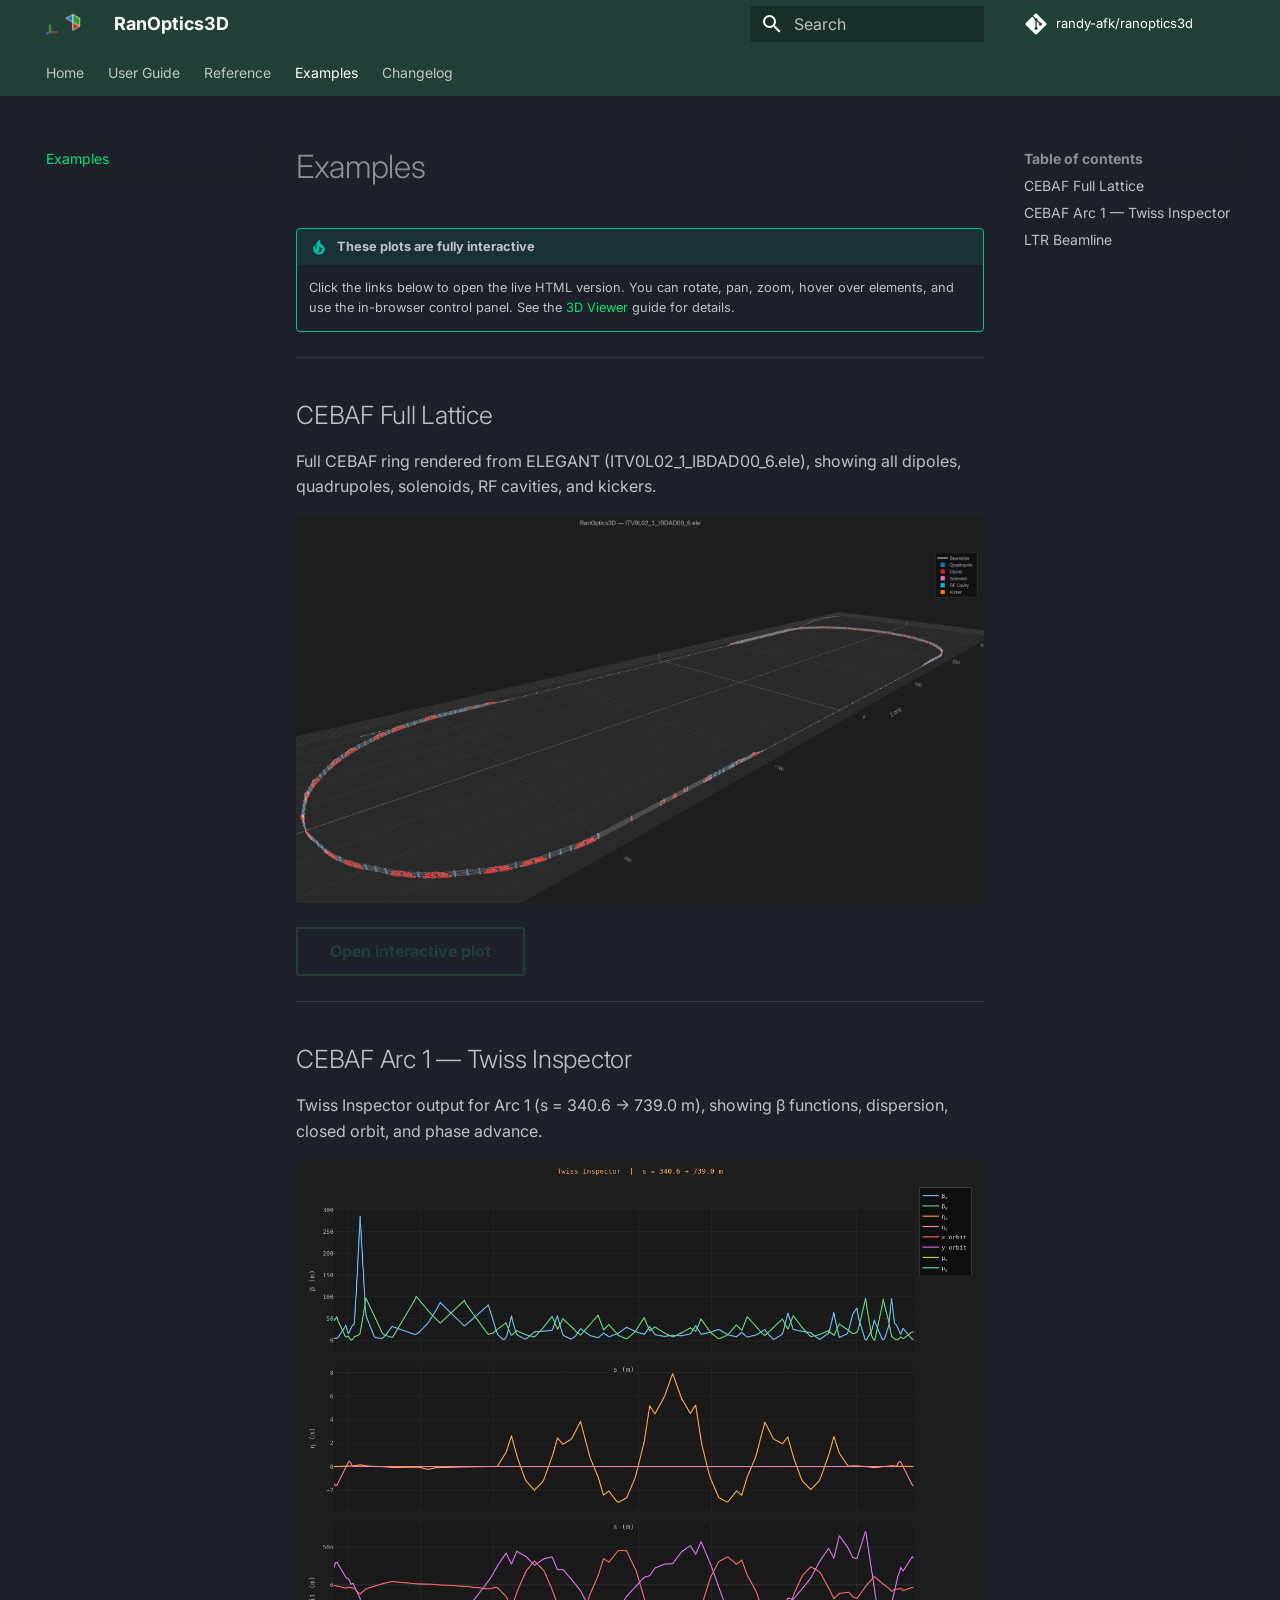
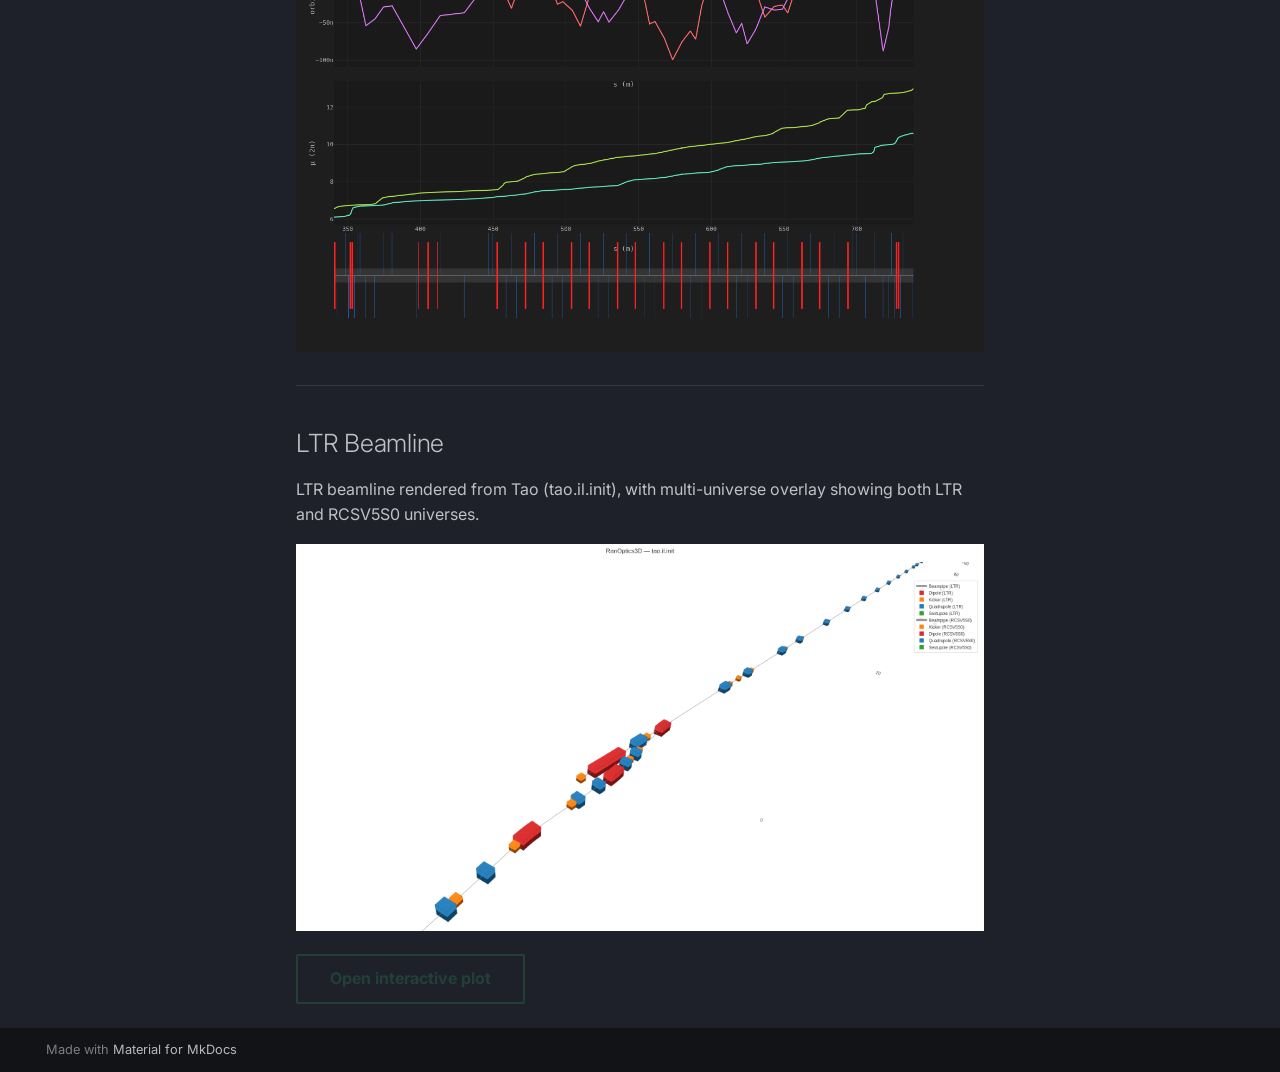
<file: examples/index.html>
<!doctype html>
<html lang="en" class="no-js">
  <head>
    
      <meta charset="utf-8">
      <meta name="viewport" content="width=device-width,initial-scale=1">
      
      
      
        <link rel="canonical" href="https://randy-afk.github.io/ranoptics3d/examples/">
      
      
        <link rel="prev" href="../reference/known-issues/">
      
      
        <link rel="next" href="../changelog/">
      
      
        
      
      
      <link rel="icon" href="../assets/logo_docs.png">
      <meta name="generator" content="mkdocs-1.6.1, mkdocs-material-9.7.7">
    
    
      
        <title>Examples - RanOptics3D</title>
      
    
    
      <link rel="stylesheet" href="../assets/stylesheets/main.ec1eaa64.min.css">
      
        
        <link rel="stylesheet" href="../assets/stylesheets/palette.ab4e12ef.min.css">
      
      


    
    
      
    
    
      
        
        
        <link rel="preconnect" href="https://fonts.gstatic.com" crossorigin>
        <link rel="stylesheet" href="https://fonts.googleapis.com/css?family=Inter:300,300i,400,400i,700,700i%7CJetBrains+Mono:400,400i,700,700i&display=fallback">
        <style>:root{--md-text-font:"Inter";--md-code-font:"JetBrains Mono"}</style>
      
    
    
      <link rel="stylesheet" href="../stylesheets/extra.css">
    
    <script>__md_scope=new URL("..",location),__md_hash=e=>[...e].reduce(((e,_)=>(e<<5)-e+_.charCodeAt(0)),0),__md_get=(e,_=localStorage,t=__md_scope)=>JSON.parse(_.getItem(t.pathname+"."+e)),__md_set=(e,_,t=localStorage,a=__md_scope)=>{try{t.setItem(a.pathname+"."+e,JSON.stringify(_))}catch(e){}}</script>
    
      

    
    
  </head>
  
  
    
    
    
    
    
    <body dir="ltr" data-md-color-scheme="slate" data-md-color-primary="custom" data-md-color-accent="deep-orange">
  
    
    <input class="md-toggle" data-md-toggle="drawer" type="checkbox" id="__drawer" autocomplete="off">
    <input class="md-toggle" data-md-toggle="search" type="checkbox" id="__search" autocomplete="off">
    <label class="md-overlay" for="__drawer"></label>
    <div data-md-component="skip">
      
        
        <a href="#examples" class="md-skip">
          Skip to content
        </a>
      
    </div>
    <div data-md-component="announce">
      
    </div>
    
    
      

<header class="md-header" data-md-component="header">
  <nav class="md-header__inner md-grid" aria-label="Header">
    <a href=".." title="RanOptics3D" class="md-header__button md-logo" aria-label="RanOptics3D" data-md-component="logo">
      
  <img src="../assets/logo_docs.png" alt="logo">

    </a>
    <label class="md-header__button md-icon" for="__drawer">
      
      <svg xmlns="http://www.w3.org/2000/svg" viewBox="0 0 24 24"><path d="M3 6h18v2H3zm0 5h18v2H3zm0 5h18v2H3z"/></svg>
    </label>
    <div class="md-header__title" data-md-component="header-title">
      <div class="md-header__ellipsis">
        <div class="md-header__topic">
          <span class="md-ellipsis">
            RanOptics3D
          </span>
        </div>
        <div class="md-header__topic" data-md-component="header-topic">
          <span class="md-ellipsis">
            
              Examples
            
          </span>
        </div>
      </div>
    </div>
    
      
    
    
    
    
      
      
        <label class="md-header__button md-icon" for="__search">
          
          <svg xmlns="http://www.w3.org/2000/svg" viewBox="0 0 24 24"><path d="M9.5 3A6.5 6.5 0 0 1 16 9.5c0 1.61-.59 3.09-1.56 4.23l.27.27h.79l5 5-1.5 1.5-5-5v-.79l-.27-.27A6.52 6.52 0 0 1 9.5 16 6.5 6.5 0 0 1 3 9.5 6.5 6.5 0 0 1 9.5 3m0 2C7 5 5 7 5 9.5S7 14 9.5 14 14 12 14 9.5 12 5 9.5 5"/></svg>
        </label>
        <div class="md-search" data-md-component="search" role="dialog">
  <label class="md-search__overlay" for="__search"></label>
  <div class="md-search__inner" role="search">
    <form class="md-search__form" name="search">
      <input type="text" class="md-search__input" name="query" aria-label="Search" placeholder="Search" autocapitalize="off" autocorrect="off" autocomplete="off" spellcheck="false" data-md-component="search-query" required>
      <label class="md-search__icon md-icon" for="__search">
        
        <svg xmlns="http://www.w3.org/2000/svg" viewBox="0 0 24 24"><path d="M9.5 3A6.5 6.5 0 0 1 16 9.5c0 1.61-.59 3.09-1.56 4.23l.27.27h.79l5 5-1.5 1.5-5-5v-.79l-.27-.27A6.52 6.52 0 0 1 9.5 16 6.5 6.5 0 0 1 3 9.5 6.5 6.5 0 0 1 9.5 3m0 2C7 5 5 7 5 9.5S7 14 9.5 14 14 12 14 9.5 12 5 9.5 5"/></svg>
        
        <svg xmlns="http://www.w3.org/2000/svg" viewBox="0 0 24 24"><path d="M20 11v2H8l5.5 5.5-1.42 1.42L4.16 12l7.92-7.92L13.5 5.5 8 11z"/></svg>
      </label>
      <nav class="md-search__options" aria-label="Search">
        
        <button type="reset" class="md-search__icon md-icon" title="Clear" aria-label="Clear" tabindex="-1">
          
          <svg xmlns="http://www.w3.org/2000/svg" viewBox="0 0 24 24"><path d="M19 6.41 17.59 5 12 10.59 6.41 5 5 6.41 10.59 12 5 17.59 6.41 19 12 13.41 17.59 19 19 17.59 13.41 12z"/></svg>
        </button>
      </nav>
      
        <div class="md-search__suggest" data-md-component="search-suggest"></div>
      
    </form>
    <div class="md-search__output">
      <div class="md-search__scrollwrap" tabindex="0" data-md-scrollfix>
        <div class="md-search-result" data-md-component="search-result">
          <div class="md-search-result__meta">
            Initializing search
          </div>
          <ol class="md-search-result__list" role="presentation"></ol>
        </div>
      </div>
    </div>
  </div>
</div>
      
    
    
      <div class="md-header__source">
        <a href="https://github.com/randy-afk/ranoptics3d" title="Go to repository" class="md-source" data-md-component="source">
  <div class="md-source__icon md-icon">
    
    <svg xmlns="http://www.w3.org/2000/svg" viewBox="0 0 448 512"><!--! Font Awesome Free 7.1.0 by @fontawesome - https://fontawesome.com License - https://fontawesome.com/license/free (Icons: CC BY 4.0, Fonts: SIL OFL 1.1, Code: MIT License) Copyright 2025 Fonticons, Inc.--><path d="M439.6 236.1 244 40.5c-5.4-5.5-12.8-8.5-20.4-8.5s-15 3-20.4 8.4L162.5 81l51.5 51.5c27.1-9.1 52.7 16.8 43.4 43.7l49.7 49.7c34.2-11.8 61.2 31 35.5 56.7-26.5 26.5-70.2-2.9-56-37.3L240.3 199v121.9c25.3 12.5 22.3 41.8 9.1 55-6.4 6.4-15.2 10.1-24.3 10.1s-17.8-3.6-24.3-10.1c-17.6-17.6-11.1-46.9 11.2-56v-123c-20.8-8.5-24.6-30.7-18.6-45L142.6 101 8.5 235.1C3 240.6 0 247.9 0 255.5s3 15 8.5 20.4l195.6 195.7c5.4 5.4 12.7 8.4 20.4 8.4s15-3 20.4-8.4l194.7-194.7c5.4-5.4 8.4-12.8 8.4-20.4s-3-15-8.4-20.4"/></svg>
  </div>
  <div class="md-source__repository">
    randy-afk/ranoptics3d
  </div>
</a>
      </div>
    
  </nav>
  
</header>
    
    <div class="md-container" data-md-component="container">
      
      
        
          
            
<nav class="md-tabs" aria-label="Tabs" data-md-component="tabs">
  <div class="md-grid">
    <ul class="md-tabs__list">
      
        
  
  
  
  
    <li class="md-tabs__item">
      <a href=".." class="md-tabs__link">
        
  
  
    
  
  Home

      </a>
    </li>
  

      
        
  
  
  
  
    
    
      <li class="md-tabs__item">
        <a href="../guide/getting-started/" class="md-tabs__link">
          
  
  
  User Guide

        </a>
      </li>
    
  

      
        
  
  
  
  
    
    
      <li class="md-tabs__item">
        <a href="../reference/backends/" class="md-tabs__link">
          
  
  
  Reference

        </a>
      </li>
    
  

      
        
  
  
  
    
  
  
    <li class="md-tabs__item md-tabs__item--active">
      <a href="./" class="md-tabs__link">
        
  
  
    
  
  Examples

      </a>
    </li>
  

      
        
  
  
  
  
    <li class="md-tabs__item">
      <a href="../changelog/" class="md-tabs__link">
        
  
  
    
  
  Changelog

      </a>
    </li>
  

      
    </ul>
  </div>
</nav>
          
        
      
      <main class="md-main" data-md-component="main">
        <div class="md-main__inner md-grid">
          
            
              
              <div class="md-sidebar md-sidebar--primary" data-md-component="sidebar" data-md-type="navigation" >
                <div class="md-sidebar__scrollwrap">
                  <div class="md-sidebar__inner">
                    


  


<nav class="md-nav md-nav--primary md-nav--lifted" aria-label="Navigation" data-md-level="0">
  <label class="md-nav__title" for="__drawer">
    <a href=".." title="RanOptics3D" class="md-nav__button md-logo" aria-label="RanOptics3D" data-md-component="logo">
      
  <img src="../assets/logo_docs.png" alt="logo">

    </a>
    RanOptics3D
  </label>
  
    <div class="md-nav__source">
      <a href="https://github.com/randy-afk/ranoptics3d" title="Go to repository" class="md-source" data-md-component="source">
  <div class="md-source__icon md-icon">
    
    <svg xmlns="http://www.w3.org/2000/svg" viewBox="0 0 448 512"><!--! Font Awesome Free 7.1.0 by @fontawesome - https://fontawesome.com License - https://fontawesome.com/license/free (Icons: CC BY 4.0, Fonts: SIL OFL 1.1, Code: MIT License) Copyright 2025 Fonticons, Inc.--><path d="M439.6 236.1 244 40.5c-5.4-5.5-12.8-8.5-20.4-8.5s-15 3-20.4 8.4L162.5 81l51.5 51.5c27.1-9.1 52.7 16.8 43.4 43.7l49.7 49.7c34.2-11.8 61.2 31 35.5 56.7-26.5 26.5-70.2-2.9-56-37.3L240.3 199v121.9c25.3 12.5 22.3 41.8 9.1 55-6.4 6.4-15.2 10.1-24.3 10.1s-17.8-3.6-24.3-10.1c-17.6-17.6-11.1-46.9 11.2-56v-123c-20.8-8.5-24.6-30.7-18.6-45L142.6 101 8.5 235.1C3 240.6 0 247.9 0 255.5s3 15 8.5 20.4l195.6 195.7c5.4 5.4 12.7 8.4 20.4 8.4s15-3 20.4-8.4l194.7-194.7c5.4-5.4 8.4-12.8 8.4-20.4s-3-15-8.4-20.4"/></svg>
  </div>
  <div class="md-source__repository">
    randy-afk/ranoptics3d
  </div>
</a>
    </div>
  
  <ul class="md-nav__list" data-md-scrollfix>
    
      
      
  
  
  
  
    <li class="md-nav__item">
      <a href=".." class="md-nav__link">
        
  
  
  <span class="md-ellipsis">
    
  
    Home
  

    
  </span>
  
  

      </a>
    </li>
  

    
      
      
  
  
  
  
    
    
    
    
      
      
        
      
    
    
    <li class="md-nav__item md-nav__item--nested">
      
        
        
        <input class="md-nav__toggle md-toggle " type="checkbox" id="__nav_2" >
        
          
          <label class="md-nav__link" for="__nav_2" id="__nav_2_label" tabindex="0">
            
  
  
  <span class="md-ellipsis">
    
  
    User Guide
  

    
  </span>
  
  

            <span class="md-nav__icon md-icon"></span>
          </label>
        
        <nav class="md-nav" data-md-level="1" aria-labelledby="__nav_2_label" aria-expanded="false">
          <label class="md-nav__title" for="__nav_2">
            <span class="md-nav__icon md-icon"></span>
            
  
    User Guide
  

          </label>
          <ul class="md-nav__list" data-md-scrollfix>
            
              
                
  
  
  
  
    <li class="md-nav__item">
      <a href="../guide/getting-started/" class="md-nav__link">
        
  
  
  <span class="md-ellipsis">
    
  
    Getting Started
  

    
  </span>
  
  

      </a>
    </li>
  

              
            
              
                
  
  
  
  
    <li class="md-nav__item">
      <a href="../guide/gui-walkthrough/" class="md-nav__link">
        
  
  
  <span class="md-ellipsis">
    
  
    GUI Walkthrough
  

    
  </span>
  
  

      </a>
    </li>
  

              
            
              
                
  
  
  
  
    <li class="md-nav__item">
      <a href="../guide/viewer/" class="md-nav__link">
        
  
  
  <span class="md-ellipsis">
    
  
    3D Viewer
  

    
  </span>
  
  

      </a>
    </li>
  

              
            
              
                
  
  
  
  
    <li class="md-nav__item">
      <a href="../guide/twiss-inspector/" class="md-nav__link">
        
  
  
  <span class="md-ellipsis">
    
  
    Twiss Inspector
  

    
  </span>
  
  

      </a>
    </li>
  

              
            
              
                
  
  
  
  
    <li class="md-nav__item">
      <a href="../guide/navigation/" class="md-nav__link">
        
  
  
  <span class="md-ellipsis">
    
  
    Navigation & Controls
  

    
  </span>
  
  

      </a>
    </li>
  

              
            
          </ul>
        </nav>
      
    </li>
  

    
      
      
  
  
  
  
    
    
    
    
      
      
        
      
    
    
    <li class="md-nav__item md-nav__item--nested">
      
        
        
        <input class="md-nav__toggle md-toggle " type="checkbox" id="__nav_3" >
        
          
          <label class="md-nav__link" for="__nav_3" id="__nav_3_label" tabindex="0">
            
  
  
  <span class="md-ellipsis">
    
  
    Reference
  

    
  </span>
  
  

            <span class="md-nav__icon md-icon"></span>
          </label>
        
        <nav class="md-nav" data-md-level="1" aria-labelledby="__nav_3_label" aria-expanded="false">
          <label class="md-nav__title" for="__nav_3">
            <span class="md-nav__icon md-icon"></span>
            
  
    Reference
  

          </label>
          <ul class="md-nav__list" data-md-scrollfix>
            
              
                
  
  
  
  
    <li class="md-nav__item">
      <a href="../reference/backends/" class="md-nav__link">
        
  
  
  <span class="md-ellipsis">
    
  
    Supported Backends
  

    
  </span>
  
  

      </a>
    </li>
  

              
            
              
                
  
  
  
  
    <li class="md-nav__item">
      <a href="../reference/element-colors/" class="md-nav__link">
        
  
  
  <span class="md-ellipsis">
    
  
    Element Colors
  

    
  </span>
  
  

      </a>
    </li>
  

              
            
              
                
  
  
  
  
    <li class="md-nav__item">
      <a href="../reference/magnet-size-file/" class="md-nav__link">
        
  
  
  <span class="md-ellipsis">
    
  
    Magnet Size File
  

    
  </span>
  
  

      </a>
    </li>
  

              
            
              
                
  
  
  
  
    <li class="md-nav__item">
      <a href="../reference/known-issues/" class="md-nav__link">
        
  
  
  <span class="md-ellipsis">
    
  
    Known Issues
  

    
  </span>
  
  

      </a>
    </li>
  

              
            
          </ul>
        </nav>
      
    </li>
  

    
      
      
  
  
    
  
  
  
    <li class="md-nav__item md-nav__item--active">
      
      <input class="md-nav__toggle md-toggle" type="checkbox" id="__toc">
      
      
        
      
      
        <label class="md-nav__link md-nav__link--active" for="__toc">
          
  
  
  <span class="md-ellipsis">
    
  
    Examples
  

    
  </span>
  
  

          <span class="md-nav__icon md-icon"></span>
        </label>
      
      <a href="./" class="md-nav__link md-nav__link--active">
        
  
  
  <span class="md-ellipsis">
    
  
    Examples
  

    
  </span>
  
  

      </a>
      
        

<nav class="md-nav md-nav--secondary" aria-label="Table of contents">
  
  
  
    
  
  
    <label class="md-nav__title" for="__toc">
      <span class="md-nav__icon md-icon"></span>
      Table of contents
    </label>
    <ul class="md-nav__list" data-md-component="toc" data-md-scrollfix>
      
        <li class="md-nav__item">
  <a href="#cebaf-full-lattice" class="md-nav__link">
    <span class="md-ellipsis">
      
        CEBAF Full Lattice
      
    </span>
  </a>
  
</li>
      
        <li class="md-nav__item">
  <a href="#cebaf-arc-1-twiss-inspector" class="md-nav__link">
    <span class="md-ellipsis">
      
        CEBAF Arc 1 — Twiss Inspector
      
    </span>
  </a>
  
</li>
      
        <li class="md-nav__item">
  <a href="#ltr-beamline" class="md-nav__link">
    <span class="md-ellipsis">
      
        LTR Beamline
      
    </span>
  </a>
  
</li>
      
    </ul>
  
</nav>
      
    </li>
  

    
      
      
  
  
  
  
    <li class="md-nav__item">
      <a href="../changelog/" class="md-nav__link">
        
  
  
  <span class="md-ellipsis">
    
  
    Changelog
  

    
  </span>
  
  

      </a>
    </li>
  

    
  </ul>
</nav>
                  </div>
                </div>
              </div>
            
            
              
              <div class="md-sidebar md-sidebar--secondary" data-md-component="sidebar" data-md-type="toc" >
                <div class="md-sidebar__scrollwrap">
                  <div class="md-sidebar__inner">
                    

<nav class="md-nav md-nav--secondary" aria-label="Table of contents">
  
  
  
    
  
  
    <label class="md-nav__title" for="__toc">
      <span class="md-nav__icon md-icon"></span>
      Table of contents
    </label>
    <ul class="md-nav__list" data-md-component="toc" data-md-scrollfix>
      
        <li class="md-nav__item">
  <a href="#cebaf-full-lattice" class="md-nav__link">
    <span class="md-ellipsis">
      
        CEBAF Full Lattice
      
    </span>
  </a>
  
</li>
      
        <li class="md-nav__item">
  <a href="#cebaf-arc-1-twiss-inspector" class="md-nav__link">
    <span class="md-ellipsis">
      
        CEBAF Arc 1 — Twiss Inspector
      
    </span>
  </a>
  
</li>
      
        <li class="md-nav__item">
  <a href="#ltr-beamline" class="md-nav__link">
    <span class="md-ellipsis">
      
        LTR Beamline
      
    </span>
  </a>
  
</li>
      
    </ul>
  
</nav>
                  </div>
                </div>
              </div>
            
          
          
            <div class="md-content" data-md-component="content">
              
              <article class="md-content__inner md-typeset">
                
                  


  
  


<h1 id="examples">Examples</h1>
<div class="admonition tip">
<p class="admonition-title">These plots are fully interactive</p>
<p>Click the links below to open the live HTML version. You can rotate, pan, zoom,
hover over elements, and use the in-browser control panel. See the
<a href="../guide/viewer/">3D Viewer</a> guide for details.</p>
</div>
<hr />
<h2 id="cebaf-full-lattice">CEBAF Full Lattice</h2>
<p>Full CEBAF ring rendered from ELEGANT (ITV0L02_1_IBDAD00_6.ele), showing all
dipoles, quadrupoles, solenoids, RF cavities, and kickers.</p>
<p><img alt="CEBAF full lattice 3D view" src="../assets/CEBAF_3D.png" /></p>
<p><a class="md-button" href="assets/CEBAF_3D.html">Open interactive plot</a></p>
<hr />
<h2 id="cebaf-arc-1-twiss-inspector">CEBAF Arc 1 — Twiss Inspector</h2>
<p>Twiss Inspector output for Arc 1 (s = 340.6 → 739.0 m), showing β functions,
dispersion, closed orbit, and phase advance.</p>
<p><img alt="CEBAF Arc 1 Twiss Inspector" src="../assets/CEBAF_arc1_twiss.png" /></p>
<hr />
<h2 id="ltr-beamline">LTR Beamline</h2>
<p>LTR beamline rendered from Tao (tao.il.init), with multi-universe overlay showing
both LTR and RCSV5S0 universes.</p>
<p><img alt="LTR beamline 3D view" src="../assets/LTR_3D.png" /></p>
<p><a class="md-button" href="assets/LTR_3D.html">Open interactive plot</a></p>












                
              </article>
            </div>
          
          
<script>var target=document.getElementById(location.hash.slice(1));target&&target.name&&(target.checked=target.name.startsWith("__tabbed_"))</script>
        </div>
        
          <button type="button" class="md-top md-icon" data-md-component="top" hidden>
  
  <svg xmlns="http://www.w3.org/2000/svg" viewBox="0 0 24 24"><path d="M13 20h-2V8l-5.5 5.5-1.42-1.42L12 4.16l7.92 7.92-1.42 1.42L13 8z"/></svg>
  Back to top
</button>
        
      </main>
      
        <footer class="md-footer">
  
  <div class="md-footer-meta md-typeset">
    <div class="md-footer-meta__inner md-grid">
      <div class="md-copyright">
  
  
    Made with
    <a href="https://squidfunk.github.io/mkdocs-material/" target="_blank" rel="noopener">
      Material for MkDocs
    </a>
  
</div>
      
    </div>
  </div>
</footer>
      
    </div>
    <div class="md-dialog" data-md-component="dialog">
      <div class="md-dialog__inner md-typeset"></div>
    </div>
    
    
    
      
      
      <script id="__config" type="application/json">{"annotate": null, "base": "..", "features": ["navigation.tabs", "navigation.sections", "navigation.top", "search.highlight", "search.suggest", "content.code.copy"], "search": "../assets/javascripts/workers/search.2c215733.min.js", "tags": null, "translations": {"clipboard.copied": "Copied to clipboard", "clipboard.copy": "Copy to clipboard", "search.result.more.one": "1 more on this page", "search.result.more.other": "# more on this page", "search.result.none": "No matching documents", "search.result.one": "1 matching document", "search.result.other": "# matching documents", "search.result.placeholder": "Type to start searching", "search.result.term.missing": "Missing", "select.version": "Select version"}, "version": null}</script>
    
    
      <script src="../assets/javascripts/bundle.d7400e89.min.js"></script>
      
    
  </body>
</html>
</file>
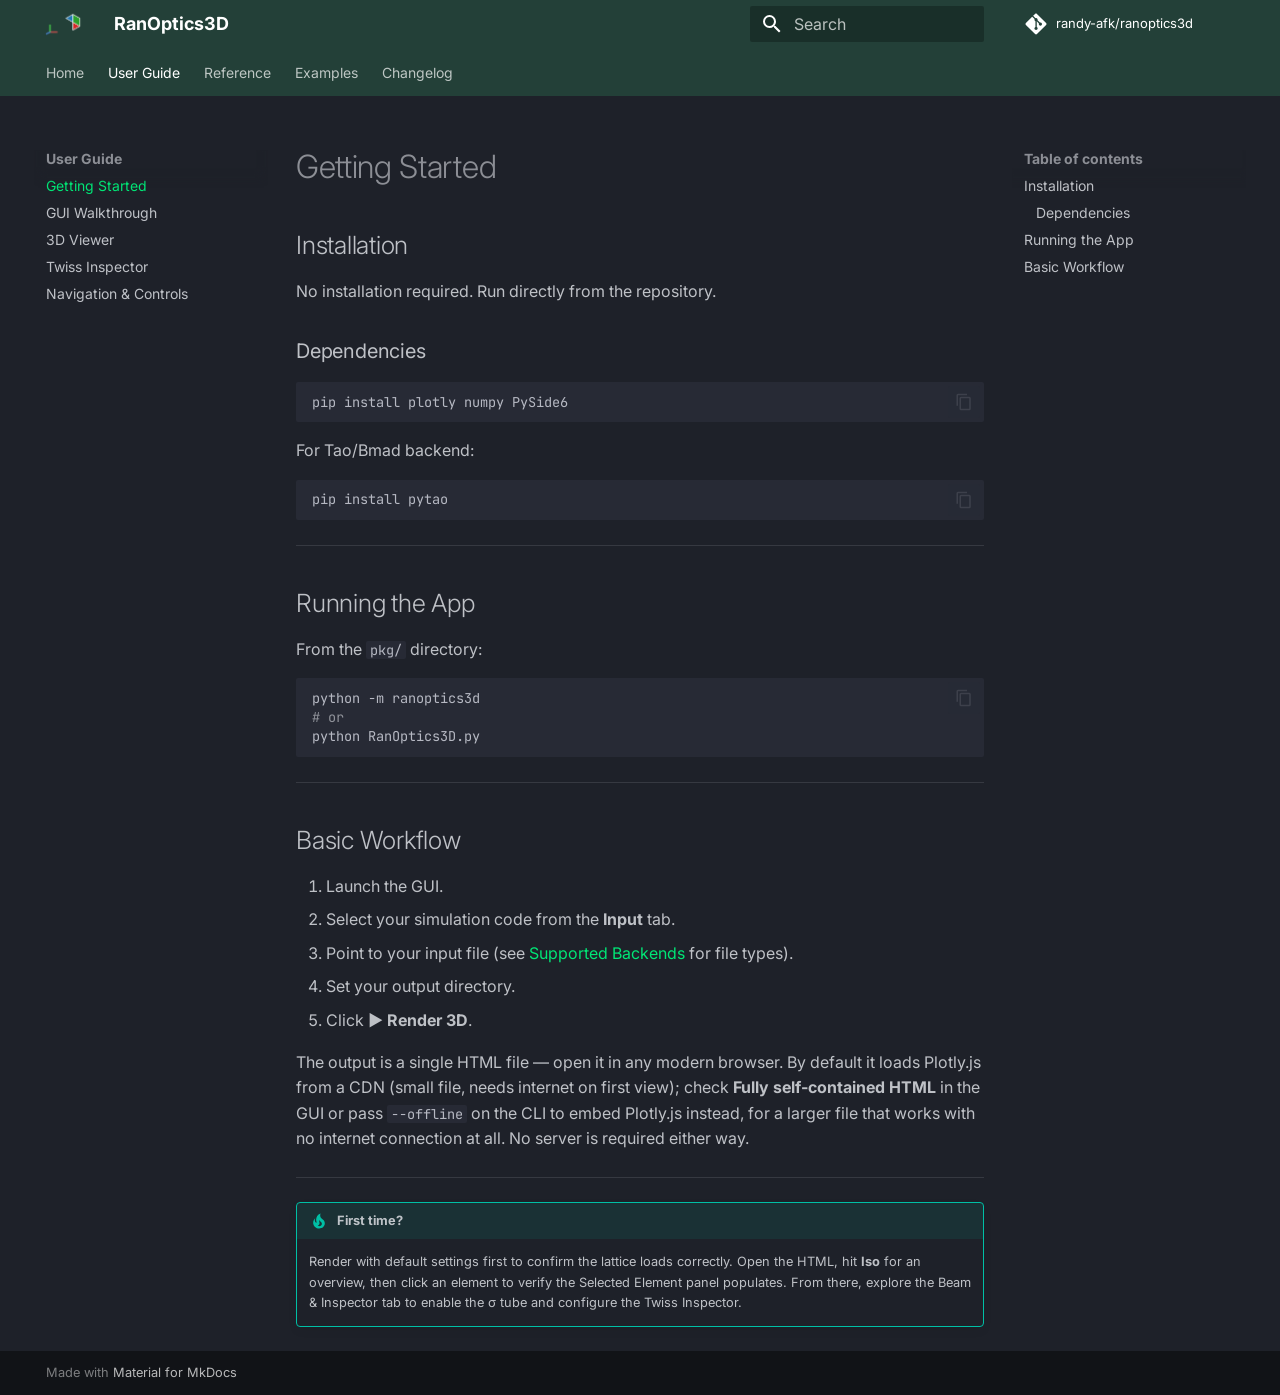
<file: guide/getting-started/index.html>
<!doctype html>
<html lang="en" class="no-js">
  <head>
    
      <meta charset="utf-8">
      <meta name="viewport" content="width=device-width,initial-scale=1">
      
      
      
        <link rel="canonical" href="https://randy-afk.github.io/ranoptics3d/guide/getting-started/">
      
      
        <link rel="prev" href="../..">
      
      
        <link rel="next" href="../gui-walkthrough/">
      
      
        
      
      
      <link rel="icon" href="../../assets/logo_docs.png">
      <meta name="generator" content="mkdocs-1.6.1, mkdocs-material-9.7.7">
    
    
      
        <title>Getting Started - RanOptics3D</title>
      
    
    
      <link rel="stylesheet" href="../../assets/stylesheets/main.ec1eaa64.min.css">
      
        
        <link rel="stylesheet" href="../../assets/stylesheets/palette.ab4e12ef.min.css">
      
      


    
    
      
    
    
      
        
        
        <link rel="preconnect" href="https://fonts.gstatic.com" crossorigin>
        <link rel="stylesheet" href="https://fonts.googleapis.com/css?family=Inter:300,300i,400,400i,700,700i%7CJetBrains+Mono:400,400i,700,700i&display=fallback">
        <style>:root{--md-text-font:"Inter";--md-code-font:"JetBrains Mono"}</style>
      
    
    
      <link rel="stylesheet" href="../../stylesheets/extra.css">
    
    <script>__md_scope=new URL("../..",location),__md_hash=e=>[...e].reduce(((e,_)=>(e<<5)-e+_.charCodeAt(0)),0),__md_get=(e,_=localStorage,t=__md_scope)=>JSON.parse(_.getItem(t.pathname+"."+e)),__md_set=(e,_,t=localStorage,a=__md_scope)=>{try{t.setItem(a.pathname+"."+e,JSON.stringify(_))}catch(e){}}</script>
    
      

    
    
  </head>
  
  
    
    
    
    
    
    <body dir="ltr" data-md-color-scheme="slate" data-md-color-primary="custom" data-md-color-accent="deep-orange">
  
    
    <input class="md-toggle" data-md-toggle="drawer" type="checkbox" id="__drawer" autocomplete="off">
    <input class="md-toggle" data-md-toggle="search" type="checkbox" id="__search" autocomplete="off">
    <label class="md-overlay" for="__drawer"></label>
    <div data-md-component="skip">
      
        
        <a href="#getting-started" class="md-skip">
          Skip to content
        </a>
      
    </div>
    <div data-md-component="announce">
      
    </div>
    
    
      

<header class="md-header" data-md-component="header">
  <nav class="md-header__inner md-grid" aria-label="Header">
    <a href="../.." title="RanOptics3D" class="md-header__button md-logo" aria-label="RanOptics3D" data-md-component="logo">
      
  <img src="../../assets/logo_docs.png" alt="logo">

    </a>
    <label class="md-header__button md-icon" for="__drawer">
      
      <svg xmlns="http://www.w3.org/2000/svg" viewBox="0 0 24 24"><path d="M3 6h18v2H3zm0 5h18v2H3zm0 5h18v2H3z"/></svg>
    </label>
    <div class="md-header__title" data-md-component="header-title">
      <div class="md-header__ellipsis">
        <div class="md-header__topic">
          <span class="md-ellipsis">
            RanOptics3D
          </span>
        </div>
        <div class="md-header__topic" data-md-component="header-topic">
          <span class="md-ellipsis">
            
              Getting Started
            
          </span>
        </div>
      </div>
    </div>
    
      
    
    
    
    
      
      
        <label class="md-header__button md-icon" for="__search">
          
          <svg xmlns="http://www.w3.org/2000/svg" viewBox="0 0 24 24"><path d="M9.5 3A6.5 6.5 0 0 1 16 9.5c0 1.61-.59 3.09-1.56 4.23l.27.27h.79l5 5-1.5 1.5-5-5v-.79l-.27-.27A6.52 6.52 0 0 1 9.5 16 6.5 6.5 0 0 1 3 9.5 6.5 6.5 0 0 1 9.5 3m0 2C7 5 5 7 5 9.5S7 14 9.5 14 14 12 14 9.5 12 5 9.5 5"/></svg>
        </label>
        <div class="md-search" data-md-component="search" role="dialog">
  <label class="md-search__overlay" for="__search"></label>
  <div class="md-search__inner" role="search">
    <form class="md-search__form" name="search">
      <input type="text" class="md-search__input" name="query" aria-label="Search" placeholder="Search" autocapitalize="off" autocorrect="off" autocomplete="off" spellcheck="false" data-md-component="search-query" required>
      <label class="md-search__icon md-icon" for="__search">
        
        <svg xmlns="http://www.w3.org/2000/svg" viewBox="0 0 24 24"><path d="M9.5 3A6.5 6.5 0 0 1 16 9.5c0 1.61-.59 3.09-1.56 4.23l.27.27h.79l5 5-1.5 1.5-5-5v-.79l-.27-.27A6.52 6.52 0 0 1 9.5 16 6.5 6.5 0 0 1 3 9.5 6.5 6.5 0 0 1 9.5 3m0 2C7 5 5 7 5 9.5S7 14 9.5 14 14 12 14 9.5 12 5 9.5 5"/></svg>
        
        <svg xmlns="http://www.w3.org/2000/svg" viewBox="0 0 24 24"><path d="M20 11v2H8l5.5 5.5-1.42 1.42L4.16 12l7.92-7.92L13.5 5.5 8 11z"/></svg>
      </label>
      <nav class="md-search__options" aria-label="Search">
        
        <button type="reset" class="md-search__icon md-icon" title="Clear" aria-label="Clear" tabindex="-1">
          
          <svg xmlns="http://www.w3.org/2000/svg" viewBox="0 0 24 24"><path d="M19 6.41 17.59 5 12 10.59 6.41 5 5 6.41 10.59 12 5 17.59 6.41 19 12 13.41 17.59 19 19 17.59 13.41 12z"/></svg>
        </button>
      </nav>
      
        <div class="md-search__suggest" data-md-component="search-suggest"></div>
      
    </form>
    <div class="md-search__output">
      <div class="md-search__scrollwrap" tabindex="0" data-md-scrollfix>
        <div class="md-search-result" data-md-component="search-result">
          <div class="md-search-result__meta">
            Initializing search
          </div>
          <ol class="md-search-result__list" role="presentation"></ol>
        </div>
      </div>
    </div>
  </div>
</div>
      
    
    
      <div class="md-header__source">
        <a href="https://github.com/randy-afk/ranoptics3d" title="Go to repository" class="md-source" data-md-component="source">
  <div class="md-source__icon md-icon">
    
    <svg xmlns="http://www.w3.org/2000/svg" viewBox="0 0 448 512"><!--! Font Awesome Free 7.1.0 by @fontawesome - https://fontawesome.com License - https://fontawesome.com/license/free (Icons: CC BY 4.0, Fonts: SIL OFL 1.1, Code: MIT License) Copyright 2025 Fonticons, Inc.--><path d="M439.6 236.1 244 40.5c-5.4-5.5-12.8-8.5-20.4-8.5s-15 3-20.4 8.4L162.5 81l51.5 51.5c27.1-9.1 52.7 16.8 43.4 43.7l49.7 49.7c34.2-11.8 61.2 31 35.5 56.7-26.5 26.5-70.2-2.9-56-37.3L240.3 199v121.9c25.3 12.5 22.3 41.8 9.1 55-6.4 6.4-15.2 10.1-24.3 10.1s-17.8-3.6-24.3-10.1c-17.6-17.6-11.1-46.9 11.2-56v-123c-20.8-8.5-24.6-30.7-18.6-45L142.6 101 8.5 235.1C3 240.6 0 247.9 0 255.5s3 15 8.5 20.4l195.6 195.7c5.4 5.4 12.7 8.4 20.4 8.4s15-3 20.4-8.4l194.7-194.7c5.4-5.4 8.4-12.8 8.4-20.4s-3-15-8.4-20.4"/></svg>
  </div>
  <div class="md-source__repository">
    randy-afk/ranoptics3d
  </div>
</a>
      </div>
    
  </nav>
  
</header>
    
    <div class="md-container" data-md-component="container">
      
      
        
          
            
<nav class="md-tabs" aria-label="Tabs" data-md-component="tabs">
  <div class="md-grid">
    <ul class="md-tabs__list">
      
        
  
  
  
  
    <li class="md-tabs__item">
      <a href="../.." class="md-tabs__link">
        
  
  
    
  
  Home

      </a>
    </li>
  

      
        
  
  
  
    
  
  
    
    
      <li class="md-tabs__item md-tabs__item--active">
        <a href="./" class="md-tabs__link">
          
  
  
  User Guide

        </a>
      </li>
    
  

      
        
  
  
  
  
    
    
      <li class="md-tabs__item">
        <a href="../../reference/backends/" class="md-tabs__link">
          
  
  
  Reference

        </a>
      </li>
    
  

      
        
  
  
  
  
    <li class="md-tabs__item">
      <a href="../../examples/" class="md-tabs__link">
        
  
  
    
  
  Examples

      </a>
    </li>
  

      
        
  
  
  
  
    <li class="md-tabs__item">
      <a href="../../changelog/" class="md-tabs__link">
        
  
  
    
  
  Changelog

      </a>
    </li>
  

      
    </ul>
  </div>
</nav>
          
        
      
      <main class="md-main" data-md-component="main">
        <div class="md-main__inner md-grid">
          
            
              
              <div class="md-sidebar md-sidebar--primary" data-md-component="sidebar" data-md-type="navigation" >
                <div class="md-sidebar__scrollwrap">
                  <div class="md-sidebar__inner">
                    


  


<nav class="md-nav md-nav--primary md-nav--lifted" aria-label="Navigation" data-md-level="0">
  <label class="md-nav__title" for="__drawer">
    <a href="../.." title="RanOptics3D" class="md-nav__button md-logo" aria-label="RanOptics3D" data-md-component="logo">
      
  <img src="../../assets/logo_docs.png" alt="logo">

    </a>
    RanOptics3D
  </label>
  
    <div class="md-nav__source">
      <a href="https://github.com/randy-afk/ranoptics3d" title="Go to repository" class="md-source" data-md-component="source">
  <div class="md-source__icon md-icon">
    
    <svg xmlns="http://www.w3.org/2000/svg" viewBox="0 0 448 512"><!--! Font Awesome Free 7.1.0 by @fontawesome - https://fontawesome.com License - https://fontawesome.com/license/free (Icons: CC BY 4.0, Fonts: SIL OFL 1.1, Code: MIT License) Copyright 2025 Fonticons, Inc.--><path d="M439.6 236.1 244 40.5c-5.4-5.5-12.8-8.5-20.4-8.5s-15 3-20.4 8.4L162.5 81l51.5 51.5c27.1-9.1 52.7 16.8 43.4 43.7l49.7 49.7c34.2-11.8 61.2 31 35.5 56.7-26.5 26.5-70.2-2.9-56-37.3L240.3 199v121.9c25.3 12.5 22.3 41.8 9.1 55-6.4 6.4-15.2 10.1-24.3 10.1s-17.8-3.6-24.3-10.1c-17.6-17.6-11.1-46.9 11.2-56v-123c-20.8-8.5-24.6-30.7-18.6-45L142.6 101 8.5 235.1C3 240.6 0 247.9 0 255.5s3 15 8.5 20.4l195.6 195.7c5.4 5.4 12.7 8.4 20.4 8.4s15-3 20.4-8.4l194.7-194.7c5.4-5.4 8.4-12.8 8.4-20.4s-3-15-8.4-20.4"/></svg>
  </div>
  <div class="md-source__repository">
    randy-afk/ranoptics3d
  </div>
</a>
    </div>
  
  <ul class="md-nav__list" data-md-scrollfix>
    
      
      
  
  
  
  
    <li class="md-nav__item">
      <a href="../.." class="md-nav__link">
        
  
  
  <span class="md-ellipsis">
    
  
    Home
  

    
  </span>
  
  

      </a>
    </li>
  

    
      
      
  
  
    
  
  
  
    
    
    
    
      
        
        
      
      
        
      
    
    
    <li class="md-nav__item md-nav__item--active md-nav__item--section md-nav__item--nested">
      
        
        
        <input class="md-nav__toggle md-toggle " type="checkbox" id="__nav_2" checked>
        
          
          <label class="md-nav__link" for="__nav_2" id="__nav_2_label" tabindex="">
            
  
  
  <span class="md-ellipsis">
    
  
    User Guide
  

    
  </span>
  
  

            <span class="md-nav__icon md-icon"></span>
          </label>
        
        <nav class="md-nav" data-md-level="1" aria-labelledby="__nav_2_label" aria-expanded="true">
          <label class="md-nav__title" for="__nav_2">
            <span class="md-nav__icon md-icon"></span>
            
  
    User Guide
  

          </label>
          <ul class="md-nav__list" data-md-scrollfix>
            
              
                
  
  
    
  
  
  
    <li class="md-nav__item md-nav__item--active">
      
      <input class="md-nav__toggle md-toggle" type="checkbox" id="__toc">
      
      
        
      
      
        <label class="md-nav__link md-nav__link--active" for="__toc">
          
  
  
  <span class="md-ellipsis">
    
  
    Getting Started
  

    
  </span>
  
  

          <span class="md-nav__icon md-icon"></span>
        </label>
      
      <a href="./" class="md-nav__link md-nav__link--active">
        
  
  
  <span class="md-ellipsis">
    
  
    Getting Started
  

    
  </span>
  
  

      </a>
      
        

<nav class="md-nav md-nav--secondary" aria-label="Table of contents">
  
  
  
    
  
  
    <label class="md-nav__title" for="__toc">
      <span class="md-nav__icon md-icon"></span>
      Table of contents
    </label>
    <ul class="md-nav__list" data-md-component="toc" data-md-scrollfix>
      
        <li class="md-nav__item">
  <a href="#installation" class="md-nav__link">
    <span class="md-ellipsis">
      
        Installation
      
    </span>
  </a>
  
    <nav class="md-nav" aria-label="Installation">
      <ul class="md-nav__list">
        
          <li class="md-nav__item">
  <a href="#dependencies" class="md-nav__link">
    <span class="md-ellipsis">
      
        Dependencies
      
    </span>
  </a>
  
</li>
        
      </ul>
    </nav>
  
</li>
      
        <li class="md-nav__item">
  <a href="#running-the-app" class="md-nav__link">
    <span class="md-ellipsis">
      
        Running the App
      
    </span>
  </a>
  
</li>
      
        <li class="md-nav__item">
  <a href="#basic-workflow" class="md-nav__link">
    <span class="md-ellipsis">
      
        Basic Workflow
      
    </span>
  </a>
  
</li>
      
    </ul>
  
</nav>
      
    </li>
  

              
            
              
                
  
  
  
  
    <li class="md-nav__item">
      <a href="../gui-walkthrough/" class="md-nav__link">
        
  
  
  <span class="md-ellipsis">
    
  
    GUI Walkthrough
  

    
  </span>
  
  

      </a>
    </li>
  

              
            
              
                
  
  
  
  
    <li class="md-nav__item">
      <a href="../viewer/" class="md-nav__link">
        
  
  
  <span class="md-ellipsis">
    
  
    3D Viewer
  

    
  </span>
  
  

      </a>
    </li>
  

              
            
              
                
  
  
  
  
    <li class="md-nav__item">
      <a href="../twiss-inspector/" class="md-nav__link">
        
  
  
  <span class="md-ellipsis">
    
  
    Twiss Inspector
  

    
  </span>
  
  

      </a>
    </li>
  

              
            
              
                
  
  
  
  
    <li class="md-nav__item">
      <a href="../navigation/" class="md-nav__link">
        
  
  
  <span class="md-ellipsis">
    
  
    Navigation & Controls
  

    
  </span>
  
  

      </a>
    </li>
  

              
            
          </ul>
        </nav>
      
    </li>
  

    
      
      
  
  
  
  
    
    
    
    
      
      
        
      
    
    
    <li class="md-nav__item md-nav__item--nested">
      
        
        
        <input class="md-nav__toggle md-toggle " type="checkbox" id="__nav_3" >
        
          
          <label class="md-nav__link" for="__nav_3" id="__nav_3_label" tabindex="0">
            
  
  
  <span class="md-ellipsis">
    
  
    Reference
  

    
  </span>
  
  

            <span class="md-nav__icon md-icon"></span>
          </label>
        
        <nav class="md-nav" data-md-level="1" aria-labelledby="__nav_3_label" aria-expanded="false">
          <label class="md-nav__title" for="__nav_3">
            <span class="md-nav__icon md-icon"></span>
            
  
    Reference
  

          </label>
          <ul class="md-nav__list" data-md-scrollfix>
            
              
                
  
  
  
  
    <li class="md-nav__item">
      <a href="../../reference/backends/" class="md-nav__link">
        
  
  
  <span class="md-ellipsis">
    
  
    Supported Backends
  

    
  </span>
  
  

      </a>
    </li>
  

              
            
              
                
  
  
  
  
    <li class="md-nav__item">
      <a href="../../reference/element-colors/" class="md-nav__link">
        
  
  
  <span class="md-ellipsis">
    
  
    Element Colors
  

    
  </span>
  
  

      </a>
    </li>
  

              
            
              
                
  
  
  
  
    <li class="md-nav__item">
      <a href="../../reference/magnet-size-file/" class="md-nav__link">
        
  
  
  <span class="md-ellipsis">
    
  
    Magnet Size File
  

    
  </span>
  
  

      </a>
    </li>
  

              
            
              
                
  
  
  
  
    <li class="md-nav__item">
      <a href="../../reference/known-issues/" class="md-nav__link">
        
  
  
  <span class="md-ellipsis">
    
  
    Known Issues
  

    
  </span>
  
  

      </a>
    </li>
  

              
            
          </ul>
        </nav>
      
    </li>
  

    
      
      
  
  
  
  
    <li class="md-nav__item">
      <a href="../../examples/" class="md-nav__link">
        
  
  
  <span class="md-ellipsis">
    
  
    Examples
  

    
  </span>
  
  

      </a>
    </li>
  

    
      
      
  
  
  
  
    <li class="md-nav__item">
      <a href="../../changelog/" class="md-nav__link">
        
  
  
  <span class="md-ellipsis">
    
  
    Changelog
  

    
  </span>
  
  

      </a>
    </li>
  

    
  </ul>
</nav>
                  </div>
                </div>
              </div>
            
            
              
              <div class="md-sidebar md-sidebar--secondary" data-md-component="sidebar" data-md-type="toc" >
                <div class="md-sidebar__scrollwrap">
                  <div class="md-sidebar__inner">
                    

<nav class="md-nav md-nav--secondary" aria-label="Table of contents">
  
  
  
    
  
  
    <label class="md-nav__title" for="__toc">
      <span class="md-nav__icon md-icon"></span>
      Table of contents
    </label>
    <ul class="md-nav__list" data-md-component="toc" data-md-scrollfix>
      
        <li class="md-nav__item">
  <a href="#installation" class="md-nav__link">
    <span class="md-ellipsis">
      
        Installation
      
    </span>
  </a>
  
    <nav class="md-nav" aria-label="Installation">
      <ul class="md-nav__list">
        
          <li class="md-nav__item">
  <a href="#dependencies" class="md-nav__link">
    <span class="md-ellipsis">
      
        Dependencies
      
    </span>
  </a>
  
</li>
        
      </ul>
    </nav>
  
</li>
      
        <li class="md-nav__item">
  <a href="#running-the-app" class="md-nav__link">
    <span class="md-ellipsis">
      
        Running the App
      
    </span>
  </a>
  
</li>
      
        <li class="md-nav__item">
  <a href="#basic-workflow" class="md-nav__link">
    <span class="md-ellipsis">
      
        Basic Workflow
      
    </span>
  </a>
  
</li>
      
    </ul>
  
</nav>
                  </div>
                </div>
              </div>
            
          
          
            <div class="md-content" data-md-component="content">
              
              <article class="md-content__inner md-typeset">
                
                  


  
  


<h1 id="getting-started">Getting Started</h1>
<h2 id="installation">Installation</h2>
<p>No installation required. Run directly from the repository.</p>
<h3 id="dependencies">Dependencies</h3>
<div class="highlight"><pre><span></span><code><a id="__codelineno-0-1" name="__codelineno-0-1" href="#__codelineno-0-1"></a>pip<span class="w"> </span>install<span class="w"> </span>plotly<span class="w"> </span>numpy<span class="w"> </span>PySide6
</code></pre></div>
<p>For Tao/Bmad backend:</p>
<div class="highlight"><pre><span></span><code><a id="__codelineno-1-1" name="__codelineno-1-1" href="#__codelineno-1-1"></a>pip<span class="w"> </span>install<span class="w"> </span>pytao
</code></pre></div>
<hr />
<h2 id="running-the-app">Running the App</h2>
<p>From the <code>pkg/</code> directory:</p>
<div class="highlight"><pre><span></span><code><a id="__codelineno-2-1" name="__codelineno-2-1" href="#__codelineno-2-1"></a>python<span class="w"> </span>-m<span class="w"> </span>ranoptics3d
<a id="__codelineno-2-2" name="__codelineno-2-2" href="#__codelineno-2-2"></a><span class="c1"># or</span>
<a id="__codelineno-2-3" name="__codelineno-2-3" href="#__codelineno-2-3"></a>python<span class="w"> </span>RanOptics3D.py
</code></pre></div>
<hr />
<h2 id="basic-workflow">Basic Workflow</h2>
<ol>
<li>Launch the GUI.</li>
<li>Select your simulation code from the <strong>Input</strong> tab.</li>
<li>Point to your input file (see <a href="../../reference/backends/">Supported Backends</a> for file types).</li>
<li>Set your output directory.</li>
<li>Click <strong>▶ Render 3D</strong>.</li>
</ol>
<p>The output is a single HTML file — open it in any modern browser. By
default it loads Plotly.js from a CDN (small file, needs internet on
first view); check <strong>Fully self-contained HTML</strong> in the GUI or pass
<code>--offline</code> on the CLI to embed Plotly.js instead, for a larger file that
works with no internet connection at all. No server is required either way.</p>
<hr />
<div class="admonition tip">
<p class="admonition-title">First time?</p>
<p>Render with default settings first to confirm the lattice loads correctly.
Open the HTML, hit <strong>Iso</strong> for an overview, then click an element to verify
the Selected Element panel populates. From there, explore the Beam &amp; Inspector
tab to enable the σ tube and configure the Twiss Inspector.</p>
</div>












                
              </article>
            </div>
          
          
<script>var target=document.getElementById(location.hash.slice(1));target&&target.name&&(target.checked=target.name.startsWith("__tabbed_"))</script>
        </div>
        
          <button type="button" class="md-top md-icon" data-md-component="top" hidden>
  
  <svg xmlns="http://www.w3.org/2000/svg" viewBox="0 0 24 24"><path d="M13 20h-2V8l-5.5 5.5-1.42-1.42L12 4.16l7.92 7.92-1.42 1.42L13 8z"/></svg>
  Back to top
</button>
        
      </main>
      
        <footer class="md-footer">
  
  <div class="md-footer-meta md-typeset">
    <div class="md-footer-meta__inner md-grid">
      <div class="md-copyright">
  
  
    Made with
    <a href="https://squidfunk.github.io/mkdocs-material/" target="_blank" rel="noopener">
      Material for MkDocs
    </a>
  
</div>
      
    </div>
  </div>
</footer>
      
    </div>
    <div class="md-dialog" data-md-component="dialog">
      <div class="md-dialog__inner md-typeset"></div>
    </div>
    
    
    
      
      
      <script id="__config" type="application/json">{"annotate": null, "base": "../..", "features": ["navigation.tabs", "navigation.sections", "navigation.top", "search.highlight", "search.suggest", "content.code.copy"], "search": "../../assets/javascripts/workers/search.2c215733.min.js", "tags": null, "translations": {"clipboard.copied": "Copied to clipboard", "clipboard.copy": "Copy to clipboard", "search.result.more.one": "1 more on this page", "search.result.more.other": "# more on this page", "search.result.none": "No matching documents", "search.result.one": "1 matching document", "search.result.other": "# matching documents", "search.result.placeholder": "Type to start searching", "search.result.term.missing": "Missing", "select.version": "Select version"}, "version": null}</script>
    
    
      <script src="../../assets/javascripts/bundle.d7400e89.min.js"></script>
      
    
  </body>
</html>
</file>
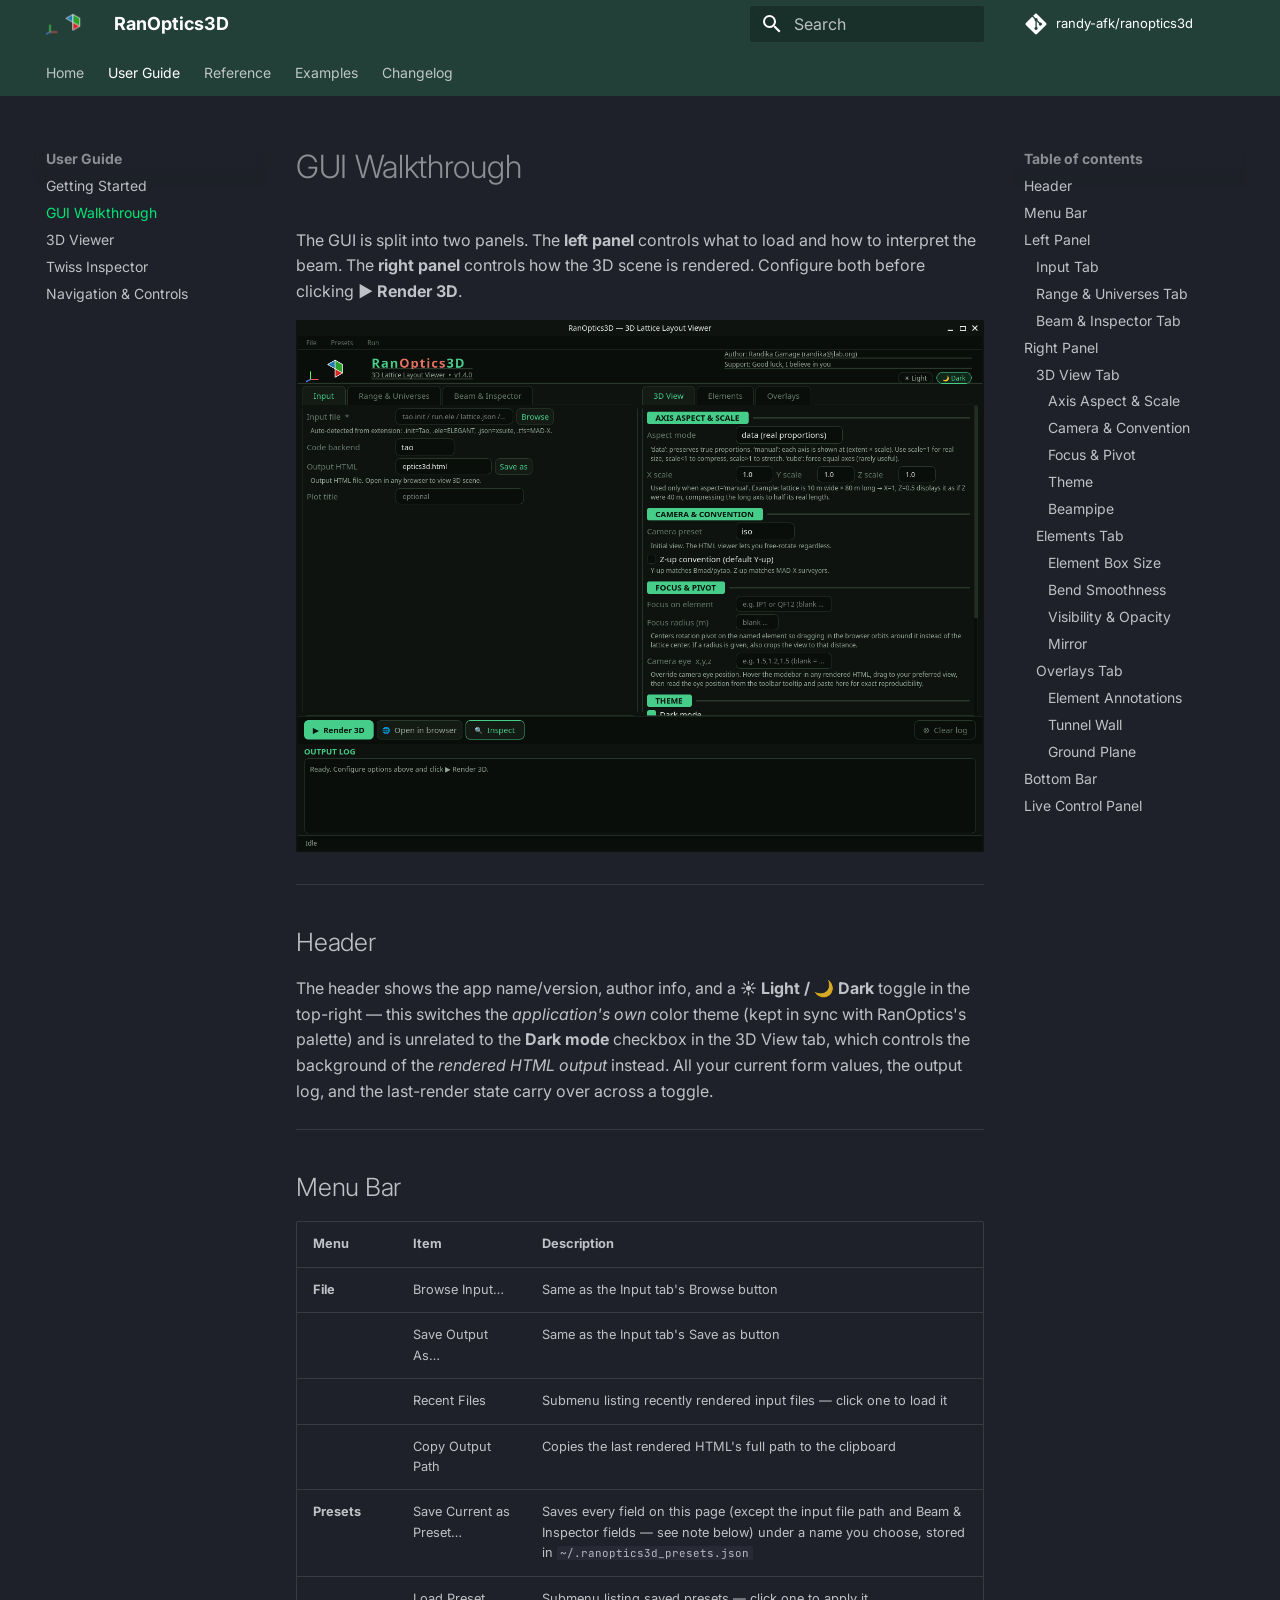
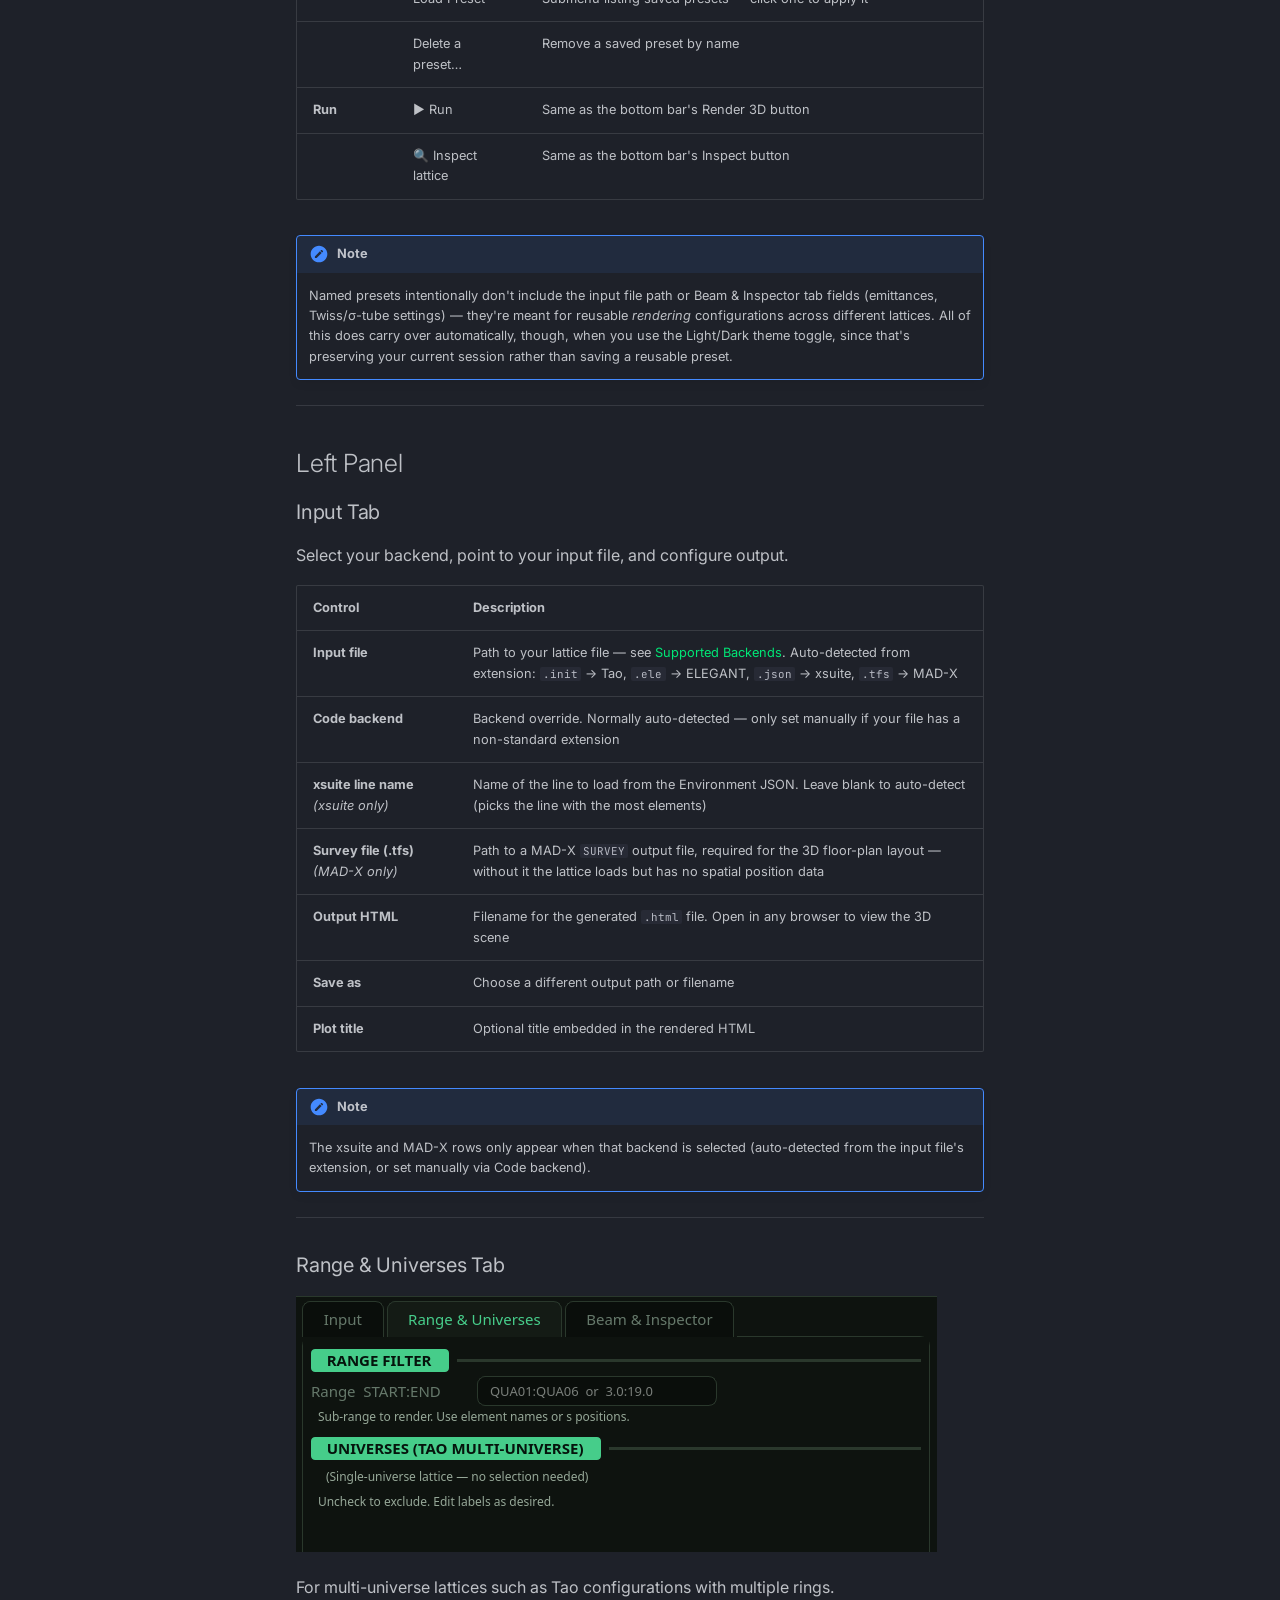
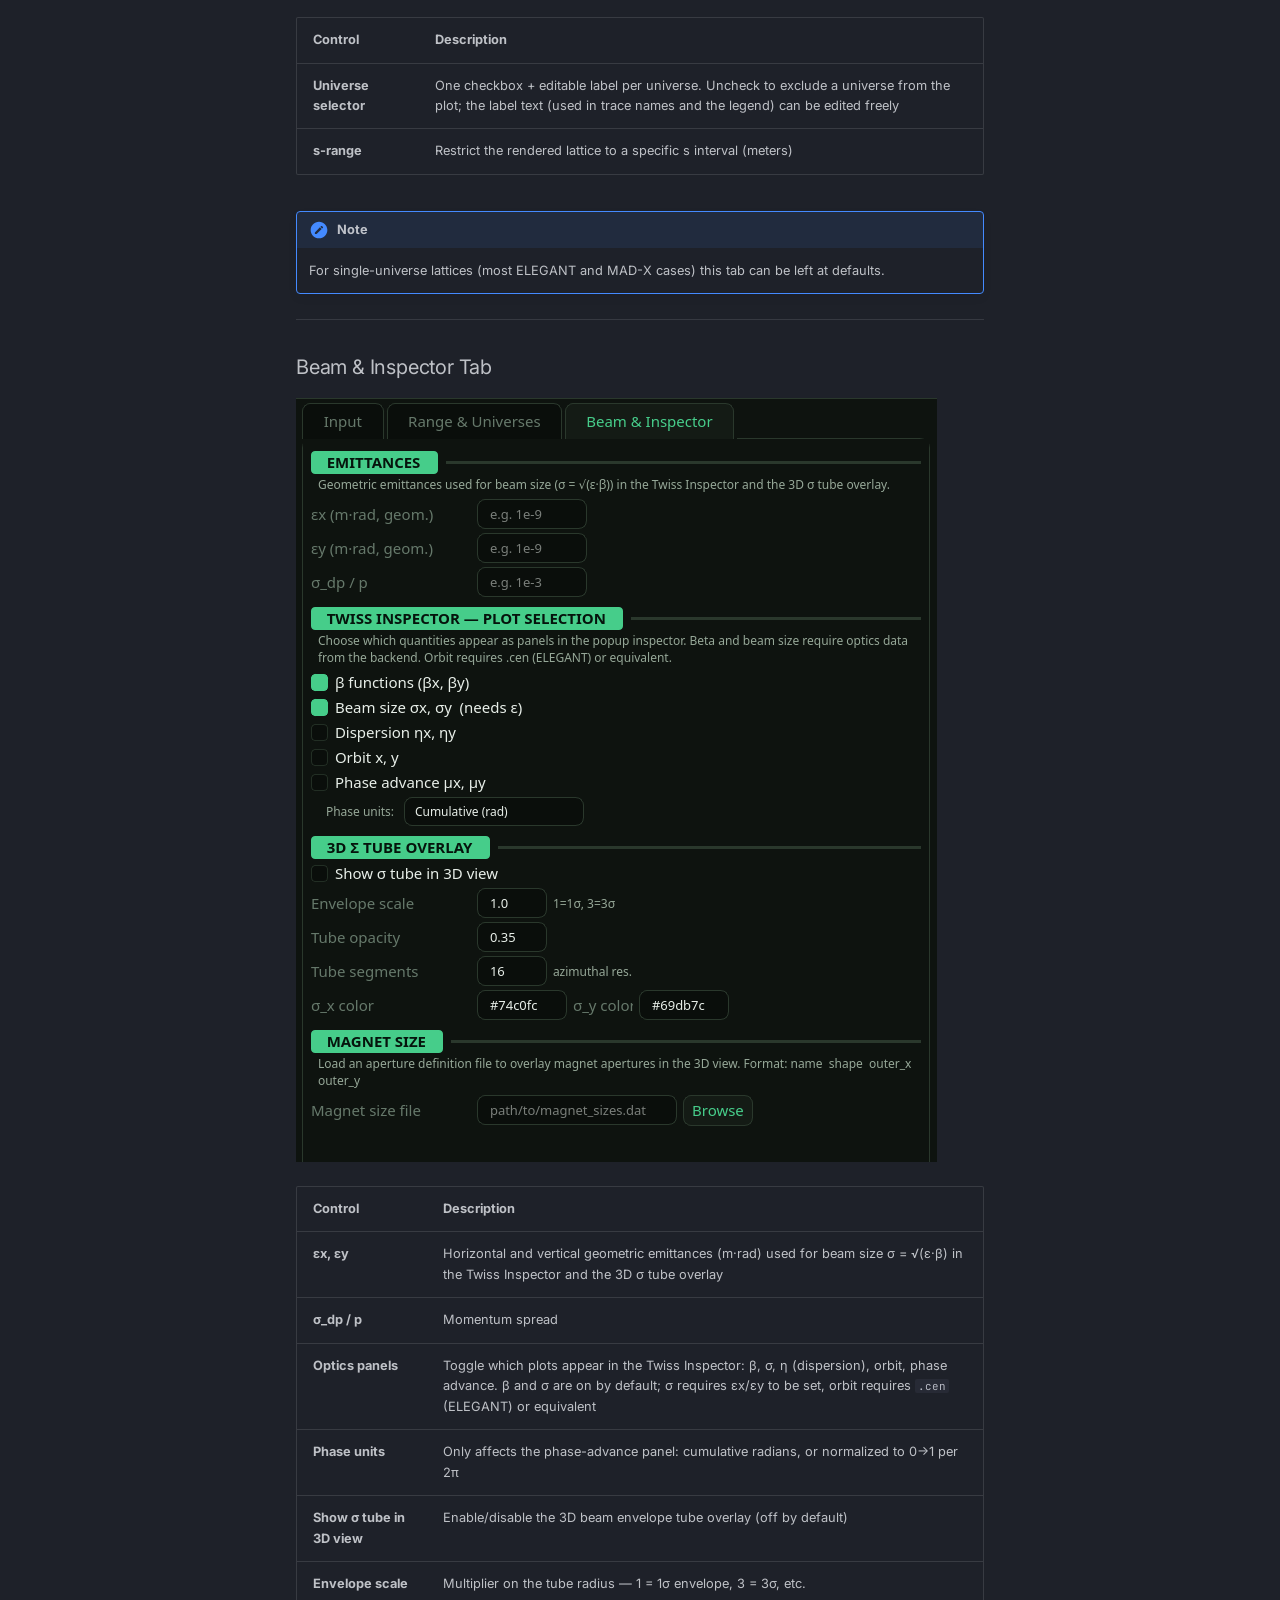
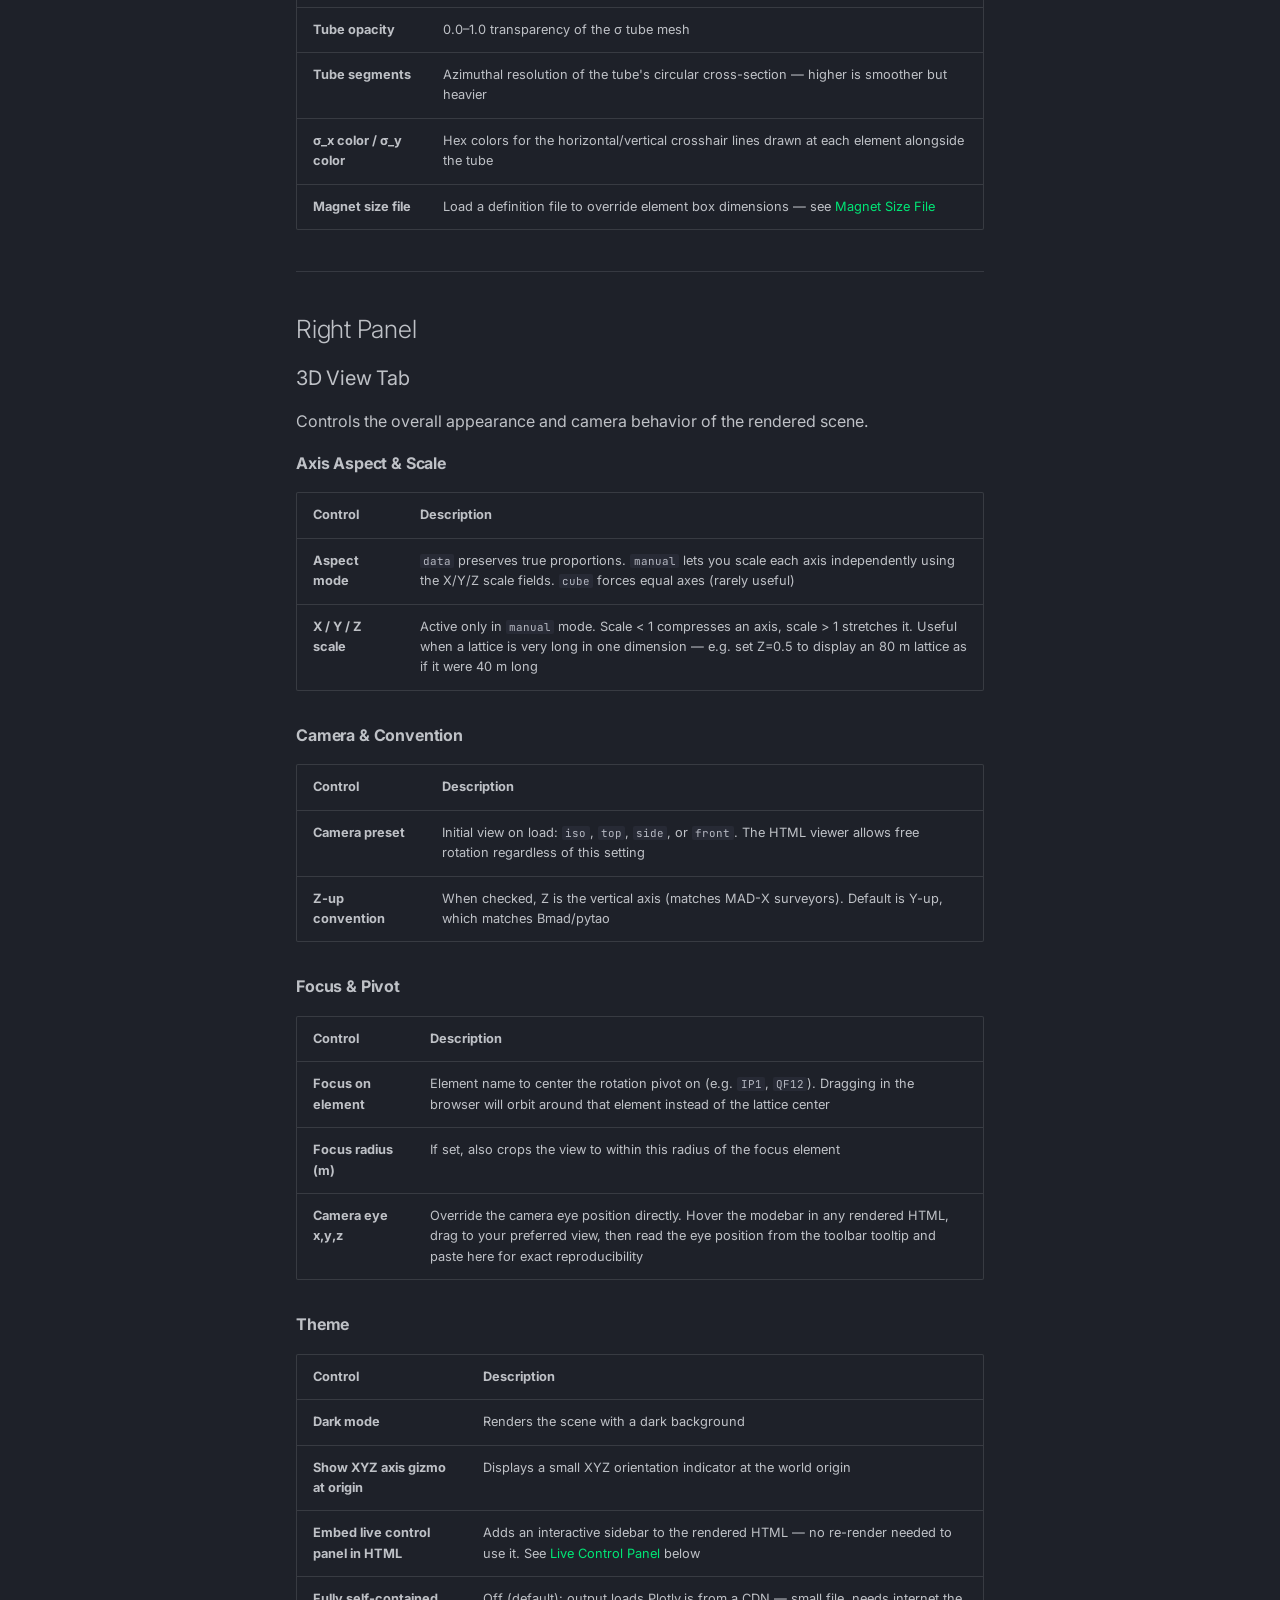
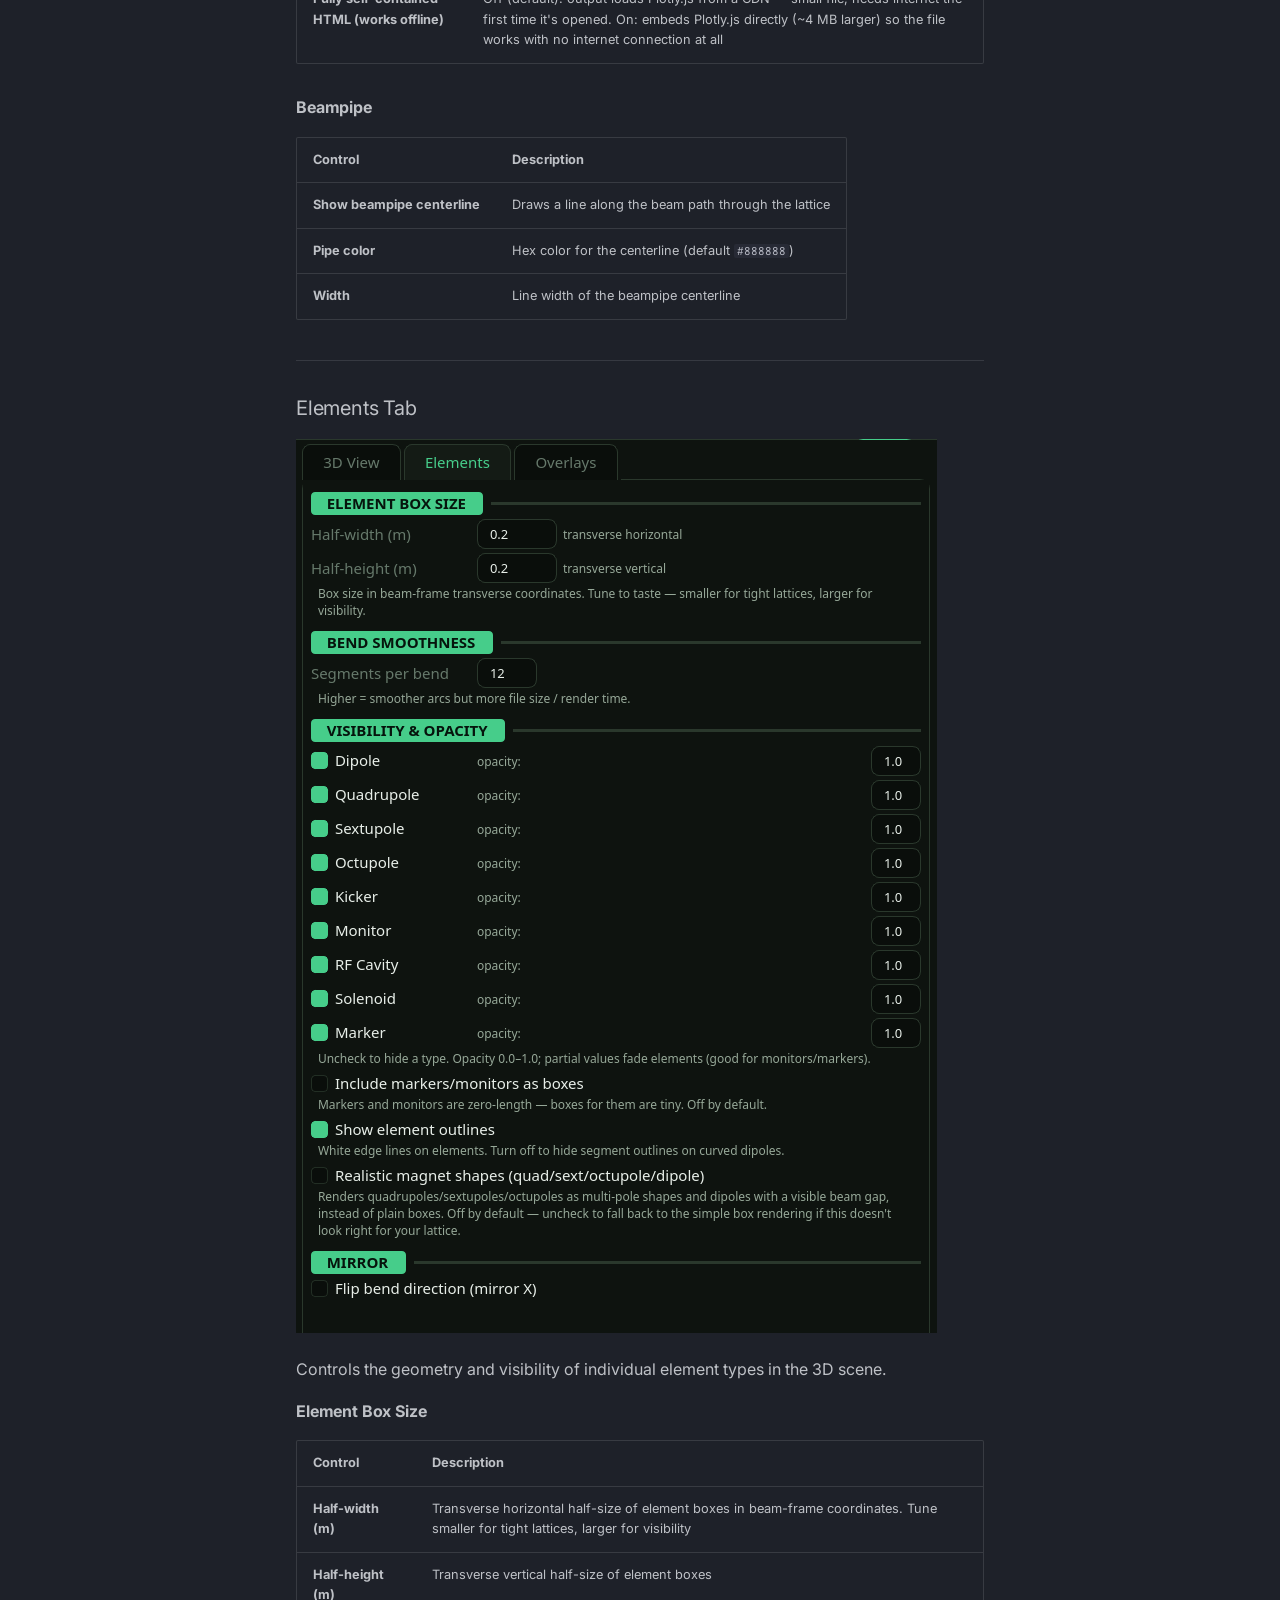
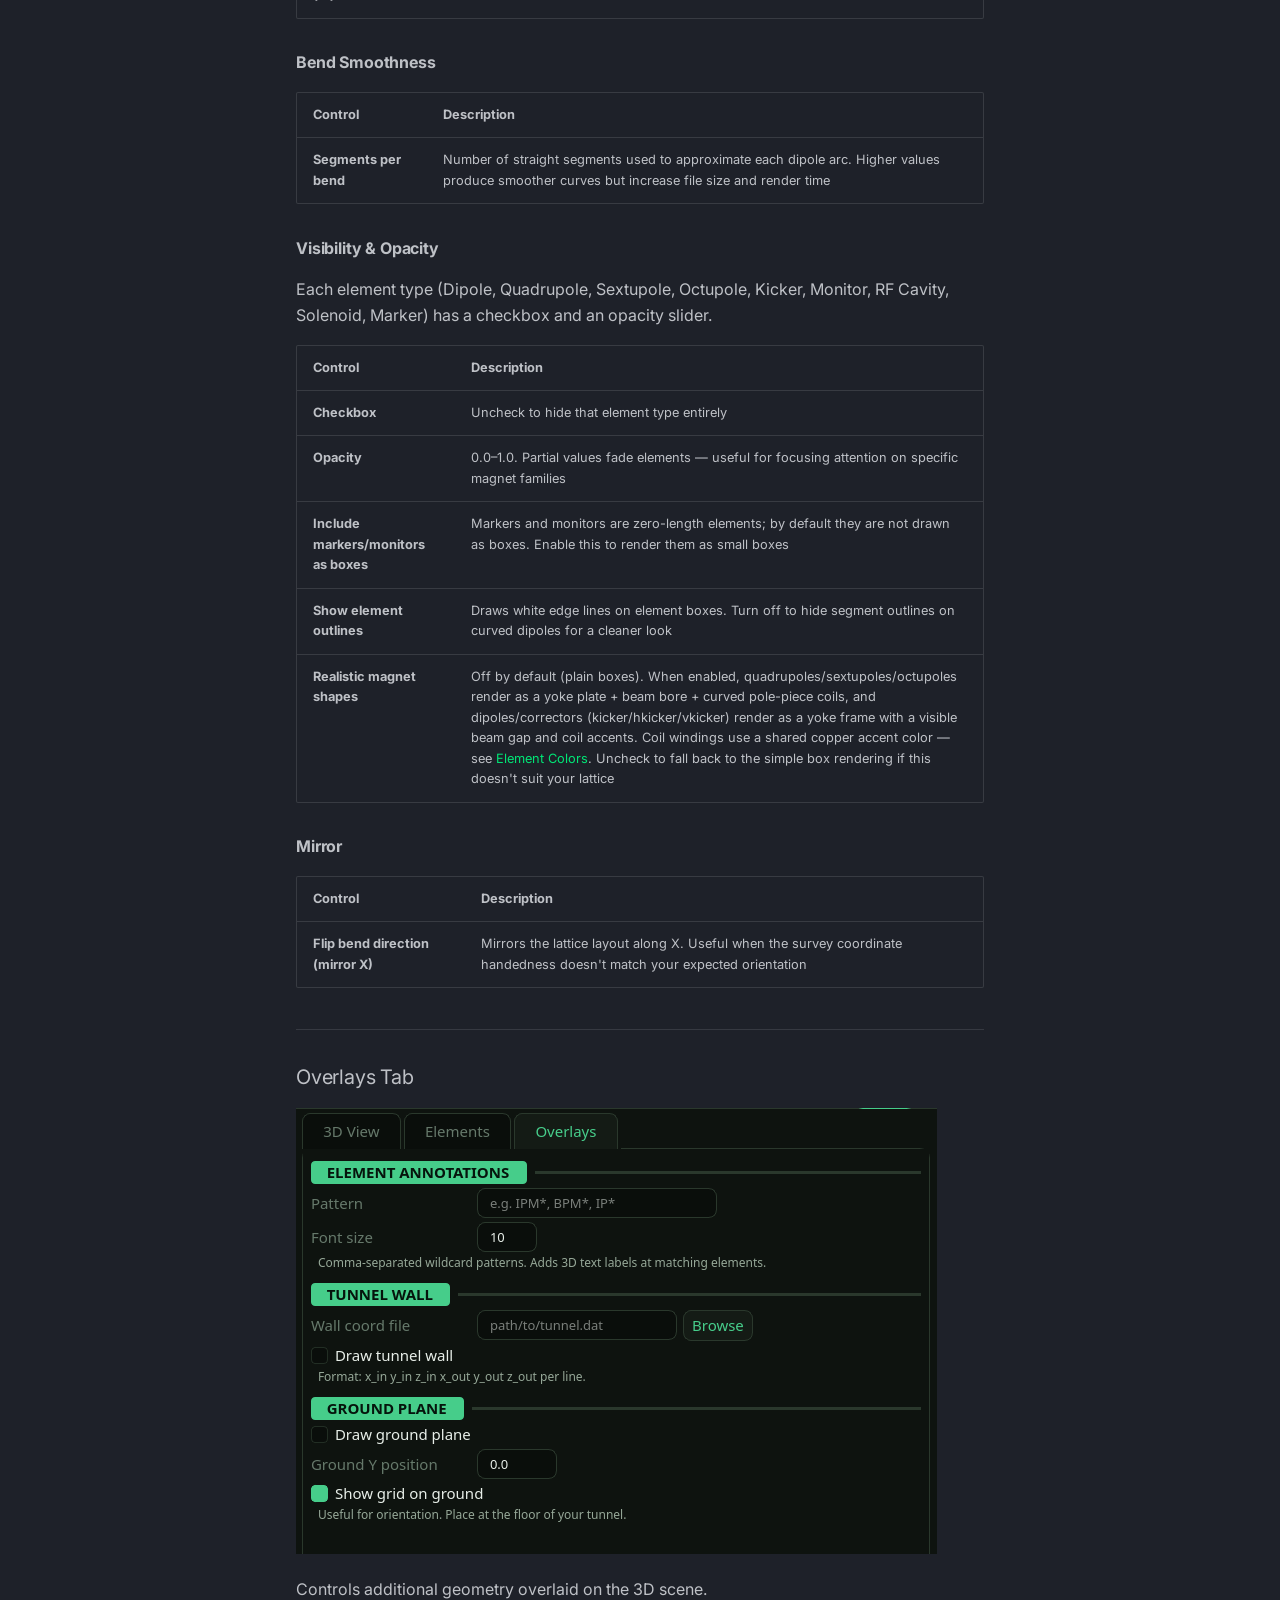
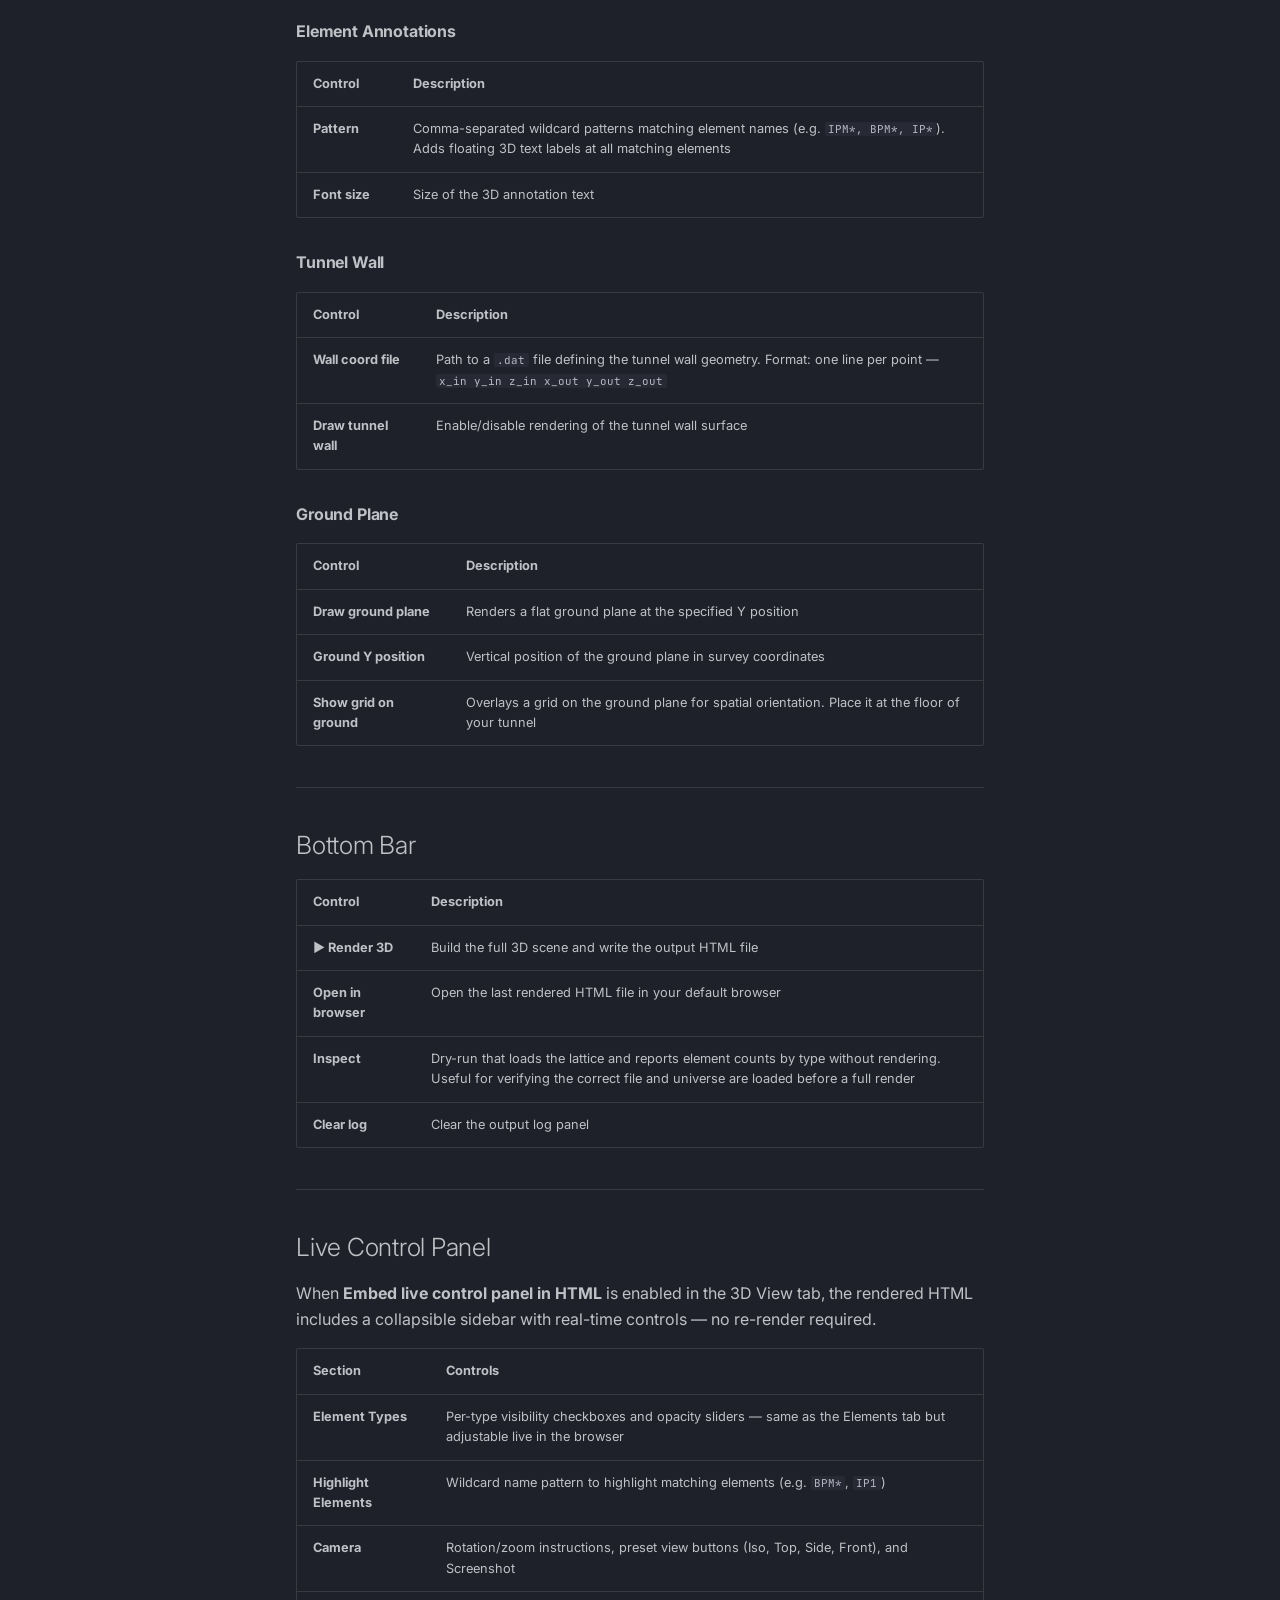
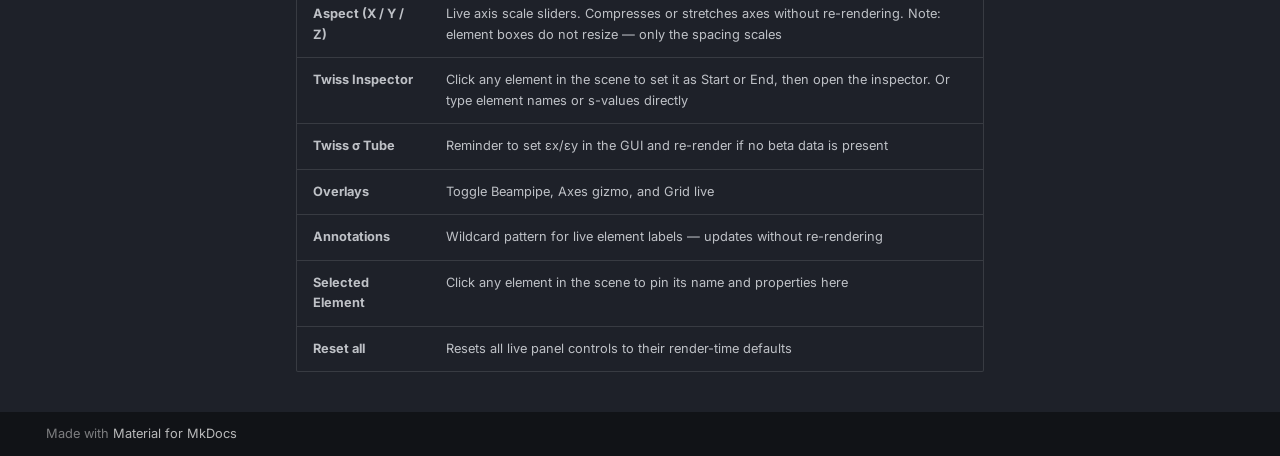
<file: guide/gui-walkthrough/index.html>
<!doctype html>
<html lang="en" class="no-js">
  <head>
    
      <meta charset="utf-8">
      <meta name="viewport" content="width=device-width,initial-scale=1">
      
      
      
        <link rel="canonical" href="https://randy-afk.github.io/ranoptics3d/guide/gui-walkthrough/">
      
      
        <link rel="prev" href="../getting-started/">
      
      
        <link rel="next" href="../viewer/">
      
      
        
      
      
      <link rel="icon" href="../../assets/logo_docs.png">
      <meta name="generator" content="mkdocs-1.6.1, mkdocs-material-9.7.7">
    
    
      
        <title>GUI Walkthrough - RanOptics3D</title>
      
    
    
      <link rel="stylesheet" href="../../assets/stylesheets/main.ec1eaa64.min.css">
      
        
        <link rel="stylesheet" href="../../assets/stylesheets/palette.ab4e12ef.min.css">
      
      


    
    
      
    
    
      
        
        
        <link rel="preconnect" href="https://fonts.gstatic.com" crossorigin>
        <link rel="stylesheet" href="https://fonts.googleapis.com/css?family=Inter:300,300i,400,400i,700,700i%7CJetBrains+Mono:400,400i,700,700i&display=fallback">
        <style>:root{--md-text-font:"Inter";--md-code-font:"JetBrains Mono"}</style>
      
    
    
      <link rel="stylesheet" href="../../stylesheets/extra.css">
    
    <script>__md_scope=new URL("../..",location),__md_hash=e=>[...e].reduce(((e,_)=>(e<<5)-e+_.charCodeAt(0)),0),__md_get=(e,_=localStorage,t=__md_scope)=>JSON.parse(_.getItem(t.pathname+"."+e)),__md_set=(e,_,t=localStorage,a=__md_scope)=>{try{t.setItem(a.pathname+"."+e,JSON.stringify(_))}catch(e){}}</script>
    
      

    
    
  </head>
  
  
    
    
    
    
    
    <body dir="ltr" data-md-color-scheme="slate" data-md-color-primary="custom" data-md-color-accent="deep-orange">
  
    
    <input class="md-toggle" data-md-toggle="drawer" type="checkbox" id="__drawer" autocomplete="off">
    <input class="md-toggle" data-md-toggle="search" type="checkbox" id="__search" autocomplete="off">
    <label class="md-overlay" for="__drawer"></label>
    <div data-md-component="skip">
      
        
        <a href="#gui-walkthrough" class="md-skip">
          Skip to content
        </a>
      
    </div>
    <div data-md-component="announce">
      
    </div>
    
    
      

<header class="md-header" data-md-component="header">
  <nav class="md-header__inner md-grid" aria-label="Header">
    <a href="../.." title="RanOptics3D" class="md-header__button md-logo" aria-label="RanOptics3D" data-md-component="logo">
      
  <img src="../../assets/logo_docs.png" alt="logo">

    </a>
    <label class="md-header__button md-icon" for="__drawer">
      
      <svg xmlns="http://www.w3.org/2000/svg" viewBox="0 0 24 24"><path d="M3 6h18v2H3zm0 5h18v2H3zm0 5h18v2H3z"/></svg>
    </label>
    <div class="md-header__title" data-md-component="header-title">
      <div class="md-header__ellipsis">
        <div class="md-header__topic">
          <span class="md-ellipsis">
            RanOptics3D
          </span>
        </div>
        <div class="md-header__topic" data-md-component="header-topic">
          <span class="md-ellipsis">
            
              GUI Walkthrough
            
          </span>
        </div>
      </div>
    </div>
    
      
    
    
    
    
      
      
        <label class="md-header__button md-icon" for="__search">
          
          <svg xmlns="http://www.w3.org/2000/svg" viewBox="0 0 24 24"><path d="M9.5 3A6.5 6.5 0 0 1 16 9.5c0 1.61-.59 3.09-1.56 4.23l.27.27h.79l5 5-1.5 1.5-5-5v-.79l-.27-.27A6.52 6.52 0 0 1 9.5 16 6.5 6.5 0 0 1 3 9.5 6.5 6.5 0 0 1 9.5 3m0 2C7 5 5 7 5 9.5S7 14 9.5 14 14 12 14 9.5 12 5 9.5 5"/></svg>
        </label>
        <div class="md-search" data-md-component="search" role="dialog">
  <label class="md-search__overlay" for="__search"></label>
  <div class="md-search__inner" role="search">
    <form class="md-search__form" name="search">
      <input type="text" class="md-search__input" name="query" aria-label="Search" placeholder="Search" autocapitalize="off" autocorrect="off" autocomplete="off" spellcheck="false" data-md-component="search-query" required>
      <label class="md-search__icon md-icon" for="__search">
        
        <svg xmlns="http://www.w3.org/2000/svg" viewBox="0 0 24 24"><path d="M9.5 3A6.5 6.5 0 0 1 16 9.5c0 1.61-.59 3.09-1.56 4.23l.27.27h.79l5 5-1.5 1.5-5-5v-.79l-.27-.27A6.52 6.52 0 0 1 9.5 16 6.5 6.5 0 0 1 3 9.5 6.5 6.5 0 0 1 9.5 3m0 2C7 5 5 7 5 9.5S7 14 9.5 14 14 12 14 9.5 12 5 9.5 5"/></svg>
        
        <svg xmlns="http://www.w3.org/2000/svg" viewBox="0 0 24 24"><path d="M20 11v2H8l5.5 5.5-1.42 1.42L4.16 12l7.92-7.92L13.5 5.5 8 11z"/></svg>
      </label>
      <nav class="md-search__options" aria-label="Search">
        
        <button type="reset" class="md-search__icon md-icon" title="Clear" aria-label="Clear" tabindex="-1">
          
          <svg xmlns="http://www.w3.org/2000/svg" viewBox="0 0 24 24"><path d="M19 6.41 17.59 5 12 10.59 6.41 5 5 6.41 10.59 12 5 17.59 6.41 19 12 13.41 17.59 19 19 17.59 13.41 12z"/></svg>
        </button>
      </nav>
      
        <div class="md-search__suggest" data-md-component="search-suggest"></div>
      
    </form>
    <div class="md-search__output">
      <div class="md-search__scrollwrap" tabindex="0" data-md-scrollfix>
        <div class="md-search-result" data-md-component="search-result">
          <div class="md-search-result__meta">
            Initializing search
          </div>
          <ol class="md-search-result__list" role="presentation"></ol>
        </div>
      </div>
    </div>
  </div>
</div>
      
    
    
      <div class="md-header__source">
        <a href="https://github.com/randy-afk/ranoptics3d" title="Go to repository" class="md-source" data-md-component="source">
  <div class="md-source__icon md-icon">
    
    <svg xmlns="http://www.w3.org/2000/svg" viewBox="0 0 448 512"><!--! Font Awesome Free 7.1.0 by @fontawesome - https://fontawesome.com License - https://fontawesome.com/license/free (Icons: CC BY 4.0, Fonts: SIL OFL 1.1, Code: MIT License) Copyright 2025 Fonticons, Inc.--><path d="M439.6 236.1 244 40.5c-5.4-5.5-12.8-8.5-20.4-8.5s-15 3-20.4 8.4L162.5 81l51.5 51.5c27.1-9.1 52.7 16.8 43.4 43.7l49.7 49.7c34.2-11.8 61.2 31 35.5 56.7-26.5 26.5-70.2-2.9-56-37.3L240.3 199v121.9c25.3 12.5 22.3 41.8 9.1 55-6.4 6.4-15.2 10.1-24.3 10.1s-17.8-3.6-24.3-10.1c-17.6-17.6-11.1-46.9 11.2-56v-123c-20.8-8.5-24.6-30.7-18.6-45L142.6 101 8.5 235.1C3 240.6 0 247.9 0 255.5s3 15 8.5 20.4l195.6 195.7c5.4 5.4 12.7 8.4 20.4 8.4s15-3 20.4-8.4l194.7-194.7c5.4-5.4 8.4-12.8 8.4-20.4s-3-15-8.4-20.4"/></svg>
  </div>
  <div class="md-source__repository">
    randy-afk/ranoptics3d
  </div>
</a>
      </div>
    
  </nav>
  
</header>
    
    <div class="md-container" data-md-component="container">
      
      
        
          
            
<nav class="md-tabs" aria-label="Tabs" data-md-component="tabs">
  <div class="md-grid">
    <ul class="md-tabs__list">
      
        
  
  
  
  
    <li class="md-tabs__item">
      <a href="../.." class="md-tabs__link">
        
  
  
    
  
  Home

      </a>
    </li>
  

      
        
  
  
  
    
  
  
    
    
      <li class="md-tabs__item md-tabs__item--active">
        <a href="../getting-started/" class="md-tabs__link">
          
  
  
  User Guide

        </a>
      </li>
    
  

      
        
  
  
  
  
    
    
      <li class="md-tabs__item">
        <a href="../../reference/backends/" class="md-tabs__link">
          
  
  
  Reference

        </a>
      </li>
    
  

      
        
  
  
  
  
    <li class="md-tabs__item">
      <a href="../../examples/" class="md-tabs__link">
        
  
  
    
  
  Examples

      </a>
    </li>
  

      
        
  
  
  
  
    <li class="md-tabs__item">
      <a href="../../changelog/" class="md-tabs__link">
        
  
  
    
  
  Changelog

      </a>
    </li>
  

      
    </ul>
  </div>
</nav>
          
        
      
      <main class="md-main" data-md-component="main">
        <div class="md-main__inner md-grid">
          
            
              
              <div class="md-sidebar md-sidebar--primary" data-md-component="sidebar" data-md-type="navigation" >
                <div class="md-sidebar__scrollwrap">
                  <div class="md-sidebar__inner">
                    


  


<nav class="md-nav md-nav--primary md-nav--lifted" aria-label="Navigation" data-md-level="0">
  <label class="md-nav__title" for="__drawer">
    <a href="../.." title="RanOptics3D" class="md-nav__button md-logo" aria-label="RanOptics3D" data-md-component="logo">
      
  <img src="../../assets/logo_docs.png" alt="logo">

    </a>
    RanOptics3D
  </label>
  
    <div class="md-nav__source">
      <a href="https://github.com/randy-afk/ranoptics3d" title="Go to repository" class="md-source" data-md-component="source">
  <div class="md-source__icon md-icon">
    
    <svg xmlns="http://www.w3.org/2000/svg" viewBox="0 0 448 512"><!--! Font Awesome Free 7.1.0 by @fontawesome - https://fontawesome.com License - https://fontawesome.com/license/free (Icons: CC BY 4.0, Fonts: SIL OFL 1.1, Code: MIT License) Copyright 2025 Fonticons, Inc.--><path d="M439.6 236.1 244 40.5c-5.4-5.5-12.8-8.5-20.4-8.5s-15 3-20.4 8.4L162.5 81l51.5 51.5c27.1-9.1 52.7 16.8 43.4 43.7l49.7 49.7c34.2-11.8 61.2 31 35.5 56.7-26.5 26.5-70.2-2.9-56-37.3L240.3 199v121.9c25.3 12.5 22.3 41.8 9.1 55-6.4 6.4-15.2 10.1-24.3 10.1s-17.8-3.6-24.3-10.1c-17.6-17.6-11.1-46.9 11.2-56v-123c-20.8-8.5-24.6-30.7-18.6-45L142.6 101 8.5 235.1C3 240.6 0 247.9 0 255.5s3 15 8.5 20.4l195.6 195.7c5.4 5.4 12.7 8.4 20.4 8.4s15-3 20.4-8.4l194.7-194.7c5.4-5.4 8.4-12.8 8.4-20.4s-3-15-8.4-20.4"/></svg>
  </div>
  <div class="md-source__repository">
    randy-afk/ranoptics3d
  </div>
</a>
    </div>
  
  <ul class="md-nav__list" data-md-scrollfix>
    
      
      
  
  
  
  
    <li class="md-nav__item">
      <a href="../.." class="md-nav__link">
        
  
  
  <span class="md-ellipsis">
    
  
    Home
  

    
  </span>
  
  

      </a>
    </li>
  

    
      
      
  
  
    
  
  
  
    
    
    
    
      
        
        
      
      
        
      
    
    
    <li class="md-nav__item md-nav__item--active md-nav__item--section md-nav__item--nested">
      
        
        
        <input class="md-nav__toggle md-toggle " type="checkbox" id="__nav_2" checked>
        
          
          <label class="md-nav__link" for="__nav_2" id="__nav_2_label" tabindex="">
            
  
  
  <span class="md-ellipsis">
    
  
    User Guide
  

    
  </span>
  
  

            <span class="md-nav__icon md-icon"></span>
          </label>
        
        <nav class="md-nav" data-md-level="1" aria-labelledby="__nav_2_label" aria-expanded="true">
          <label class="md-nav__title" for="__nav_2">
            <span class="md-nav__icon md-icon"></span>
            
  
    User Guide
  

          </label>
          <ul class="md-nav__list" data-md-scrollfix>
            
              
                
  
  
  
  
    <li class="md-nav__item">
      <a href="../getting-started/" class="md-nav__link">
        
  
  
  <span class="md-ellipsis">
    
  
    Getting Started
  

    
  </span>
  
  

      </a>
    </li>
  

              
            
              
                
  
  
    
  
  
  
    <li class="md-nav__item md-nav__item--active">
      
      <input class="md-nav__toggle md-toggle" type="checkbox" id="__toc">
      
      
        
      
      
        <label class="md-nav__link md-nav__link--active" for="__toc">
          
  
  
  <span class="md-ellipsis">
    
  
    GUI Walkthrough
  

    
  </span>
  
  

          <span class="md-nav__icon md-icon"></span>
        </label>
      
      <a href="./" class="md-nav__link md-nav__link--active">
        
  
  
  <span class="md-ellipsis">
    
  
    GUI Walkthrough
  

    
  </span>
  
  

      </a>
      
        

<nav class="md-nav md-nav--secondary" aria-label="Table of contents">
  
  
  
    
  
  
    <label class="md-nav__title" for="__toc">
      <span class="md-nav__icon md-icon"></span>
      Table of contents
    </label>
    <ul class="md-nav__list" data-md-component="toc" data-md-scrollfix>
      
        <li class="md-nav__item">
  <a href="#header" class="md-nav__link">
    <span class="md-ellipsis">
      
        Header
      
    </span>
  </a>
  
</li>
      
        <li class="md-nav__item">
  <a href="#menu-bar" class="md-nav__link">
    <span class="md-ellipsis">
      
        Menu Bar
      
    </span>
  </a>
  
</li>
      
        <li class="md-nav__item">
  <a href="#left-panel" class="md-nav__link">
    <span class="md-ellipsis">
      
        Left Panel
      
    </span>
  </a>
  
    <nav class="md-nav" aria-label="Left Panel">
      <ul class="md-nav__list">
        
          <li class="md-nav__item">
  <a href="#input-tab" class="md-nav__link">
    <span class="md-ellipsis">
      
        Input Tab
      
    </span>
  </a>
  
</li>
        
          <li class="md-nav__item">
  <a href="#range-universes-tab" class="md-nav__link">
    <span class="md-ellipsis">
      
        Range &amp; Universes Tab
      
    </span>
  </a>
  
</li>
        
          <li class="md-nav__item">
  <a href="#beam-inspector-tab" class="md-nav__link">
    <span class="md-ellipsis">
      
        Beam &amp; Inspector Tab
      
    </span>
  </a>
  
</li>
        
      </ul>
    </nav>
  
</li>
      
        <li class="md-nav__item">
  <a href="#right-panel" class="md-nav__link">
    <span class="md-ellipsis">
      
        Right Panel
      
    </span>
  </a>
  
    <nav class="md-nav" aria-label="Right Panel">
      <ul class="md-nav__list">
        
          <li class="md-nav__item">
  <a href="#3d-view-tab" class="md-nav__link">
    <span class="md-ellipsis">
      
        3D View Tab
      
    </span>
  </a>
  
    <nav class="md-nav" aria-label="3D View Tab">
      <ul class="md-nav__list">
        
          <li class="md-nav__item">
  <a href="#axis-aspect-scale" class="md-nav__link">
    <span class="md-ellipsis">
      
        Axis Aspect &amp; Scale
      
    </span>
  </a>
  
</li>
        
          <li class="md-nav__item">
  <a href="#camera-convention" class="md-nav__link">
    <span class="md-ellipsis">
      
        Camera &amp; Convention
      
    </span>
  </a>
  
</li>
        
          <li class="md-nav__item">
  <a href="#focus-pivot" class="md-nav__link">
    <span class="md-ellipsis">
      
        Focus &amp; Pivot
      
    </span>
  </a>
  
</li>
        
          <li class="md-nav__item">
  <a href="#theme" class="md-nav__link">
    <span class="md-ellipsis">
      
        Theme
      
    </span>
  </a>
  
</li>
        
          <li class="md-nav__item">
  <a href="#beampipe" class="md-nav__link">
    <span class="md-ellipsis">
      
        Beampipe
      
    </span>
  </a>
  
</li>
        
      </ul>
    </nav>
  
</li>
        
          <li class="md-nav__item">
  <a href="#elements-tab" class="md-nav__link">
    <span class="md-ellipsis">
      
        Elements Tab
      
    </span>
  </a>
  
    <nav class="md-nav" aria-label="Elements Tab">
      <ul class="md-nav__list">
        
          <li class="md-nav__item">
  <a href="#element-box-size" class="md-nav__link">
    <span class="md-ellipsis">
      
        Element Box Size
      
    </span>
  </a>
  
</li>
        
          <li class="md-nav__item">
  <a href="#bend-smoothness" class="md-nav__link">
    <span class="md-ellipsis">
      
        Bend Smoothness
      
    </span>
  </a>
  
</li>
        
          <li class="md-nav__item">
  <a href="#visibility-opacity" class="md-nav__link">
    <span class="md-ellipsis">
      
        Visibility &amp; Opacity
      
    </span>
  </a>
  
</li>
        
          <li class="md-nav__item">
  <a href="#mirror" class="md-nav__link">
    <span class="md-ellipsis">
      
        Mirror
      
    </span>
  </a>
  
</li>
        
      </ul>
    </nav>
  
</li>
        
          <li class="md-nav__item">
  <a href="#overlays-tab" class="md-nav__link">
    <span class="md-ellipsis">
      
        Overlays Tab
      
    </span>
  </a>
  
    <nav class="md-nav" aria-label="Overlays Tab">
      <ul class="md-nav__list">
        
          <li class="md-nav__item">
  <a href="#element-annotations" class="md-nav__link">
    <span class="md-ellipsis">
      
        Element Annotations
      
    </span>
  </a>
  
</li>
        
          <li class="md-nav__item">
  <a href="#tunnel-wall" class="md-nav__link">
    <span class="md-ellipsis">
      
        Tunnel Wall
      
    </span>
  </a>
  
</li>
        
          <li class="md-nav__item">
  <a href="#ground-plane" class="md-nav__link">
    <span class="md-ellipsis">
      
        Ground Plane
      
    </span>
  </a>
  
</li>
        
      </ul>
    </nav>
  
</li>
        
      </ul>
    </nav>
  
</li>
      
        <li class="md-nav__item">
  <a href="#bottom-bar" class="md-nav__link">
    <span class="md-ellipsis">
      
        Bottom Bar
      
    </span>
  </a>
  
</li>
      
        <li class="md-nav__item">
  <a href="#live-control-panel" class="md-nav__link">
    <span class="md-ellipsis">
      
        Live Control Panel
      
    </span>
  </a>
  
</li>
      
    </ul>
  
</nav>
      
    </li>
  

              
            
              
                
  
  
  
  
    <li class="md-nav__item">
      <a href="../viewer/" class="md-nav__link">
        
  
  
  <span class="md-ellipsis">
    
  
    3D Viewer
  

    
  </span>
  
  

      </a>
    </li>
  

              
            
              
                
  
  
  
  
    <li class="md-nav__item">
      <a href="../twiss-inspector/" class="md-nav__link">
        
  
  
  <span class="md-ellipsis">
    
  
    Twiss Inspector
  

    
  </span>
  
  

      </a>
    </li>
  

              
            
              
                
  
  
  
  
    <li class="md-nav__item">
      <a href="../navigation/" class="md-nav__link">
        
  
  
  <span class="md-ellipsis">
    
  
    Navigation & Controls
  

    
  </span>
  
  

      </a>
    </li>
  

              
            
          </ul>
        </nav>
      
    </li>
  

    
      
      
  
  
  
  
    
    
    
    
      
      
        
      
    
    
    <li class="md-nav__item md-nav__item--nested">
      
        
        
        <input class="md-nav__toggle md-toggle " type="checkbox" id="__nav_3" >
        
          
          <label class="md-nav__link" for="__nav_3" id="__nav_3_label" tabindex="0">
            
  
  
  <span class="md-ellipsis">
    
  
    Reference
  

    
  </span>
  
  

            <span class="md-nav__icon md-icon"></span>
          </label>
        
        <nav class="md-nav" data-md-level="1" aria-labelledby="__nav_3_label" aria-expanded="false">
          <label class="md-nav__title" for="__nav_3">
            <span class="md-nav__icon md-icon"></span>
            
  
    Reference
  

          </label>
          <ul class="md-nav__list" data-md-scrollfix>
            
              
                
  
  
  
  
    <li class="md-nav__item">
      <a href="../../reference/backends/" class="md-nav__link">
        
  
  
  <span class="md-ellipsis">
    
  
    Supported Backends
  

    
  </span>
  
  

      </a>
    </li>
  

              
            
              
                
  
  
  
  
    <li class="md-nav__item">
      <a href="../../reference/element-colors/" class="md-nav__link">
        
  
  
  <span class="md-ellipsis">
    
  
    Element Colors
  

    
  </span>
  
  

      </a>
    </li>
  

              
            
              
                
  
  
  
  
    <li class="md-nav__item">
      <a href="../../reference/magnet-size-file/" class="md-nav__link">
        
  
  
  <span class="md-ellipsis">
    
  
    Magnet Size File
  

    
  </span>
  
  

      </a>
    </li>
  

              
            
              
                
  
  
  
  
    <li class="md-nav__item">
      <a href="../../reference/known-issues/" class="md-nav__link">
        
  
  
  <span class="md-ellipsis">
    
  
    Known Issues
  

    
  </span>
  
  

      </a>
    </li>
  

              
            
          </ul>
        </nav>
      
    </li>
  

    
      
      
  
  
  
  
    <li class="md-nav__item">
      <a href="../../examples/" class="md-nav__link">
        
  
  
  <span class="md-ellipsis">
    
  
    Examples
  

    
  </span>
  
  

      </a>
    </li>
  

    
      
      
  
  
  
  
    <li class="md-nav__item">
      <a href="../../changelog/" class="md-nav__link">
        
  
  
  <span class="md-ellipsis">
    
  
    Changelog
  

    
  </span>
  
  

      </a>
    </li>
  

    
  </ul>
</nav>
                  </div>
                </div>
              </div>
            
            
              
              <div class="md-sidebar md-sidebar--secondary" data-md-component="sidebar" data-md-type="toc" >
                <div class="md-sidebar__scrollwrap">
                  <div class="md-sidebar__inner">
                    

<nav class="md-nav md-nav--secondary" aria-label="Table of contents">
  
  
  
    
  
  
    <label class="md-nav__title" for="__toc">
      <span class="md-nav__icon md-icon"></span>
      Table of contents
    </label>
    <ul class="md-nav__list" data-md-component="toc" data-md-scrollfix>
      
        <li class="md-nav__item">
  <a href="#header" class="md-nav__link">
    <span class="md-ellipsis">
      
        Header
      
    </span>
  </a>
  
</li>
      
        <li class="md-nav__item">
  <a href="#menu-bar" class="md-nav__link">
    <span class="md-ellipsis">
      
        Menu Bar
      
    </span>
  </a>
  
</li>
      
        <li class="md-nav__item">
  <a href="#left-panel" class="md-nav__link">
    <span class="md-ellipsis">
      
        Left Panel
      
    </span>
  </a>
  
    <nav class="md-nav" aria-label="Left Panel">
      <ul class="md-nav__list">
        
          <li class="md-nav__item">
  <a href="#input-tab" class="md-nav__link">
    <span class="md-ellipsis">
      
        Input Tab
      
    </span>
  </a>
  
</li>
        
          <li class="md-nav__item">
  <a href="#range-universes-tab" class="md-nav__link">
    <span class="md-ellipsis">
      
        Range &amp; Universes Tab
      
    </span>
  </a>
  
</li>
        
          <li class="md-nav__item">
  <a href="#beam-inspector-tab" class="md-nav__link">
    <span class="md-ellipsis">
      
        Beam &amp; Inspector Tab
      
    </span>
  </a>
  
</li>
        
      </ul>
    </nav>
  
</li>
      
        <li class="md-nav__item">
  <a href="#right-panel" class="md-nav__link">
    <span class="md-ellipsis">
      
        Right Panel
      
    </span>
  </a>
  
    <nav class="md-nav" aria-label="Right Panel">
      <ul class="md-nav__list">
        
          <li class="md-nav__item">
  <a href="#3d-view-tab" class="md-nav__link">
    <span class="md-ellipsis">
      
        3D View Tab
      
    </span>
  </a>
  
    <nav class="md-nav" aria-label="3D View Tab">
      <ul class="md-nav__list">
        
          <li class="md-nav__item">
  <a href="#axis-aspect-scale" class="md-nav__link">
    <span class="md-ellipsis">
      
        Axis Aspect &amp; Scale
      
    </span>
  </a>
  
</li>
        
          <li class="md-nav__item">
  <a href="#camera-convention" class="md-nav__link">
    <span class="md-ellipsis">
      
        Camera &amp; Convention
      
    </span>
  </a>
  
</li>
        
          <li class="md-nav__item">
  <a href="#focus-pivot" class="md-nav__link">
    <span class="md-ellipsis">
      
        Focus &amp; Pivot
      
    </span>
  </a>
  
</li>
        
          <li class="md-nav__item">
  <a href="#theme" class="md-nav__link">
    <span class="md-ellipsis">
      
        Theme
      
    </span>
  </a>
  
</li>
        
          <li class="md-nav__item">
  <a href="#beampipe" class="md-nav__link">
    <span class="md-ellipsis">
      
        Beampipe
      
    </span>
  </a>
  
</li>
        
      </ul>
    </nav>
  
</li>
        
          <li class="md-nav__item">
  <a href="#elements-tab" class="md-nav__link">
    <span class="md-ellipsis">
      
        Elements Tab
      
    </span>
  </a>
  
    <nav class="md-nav" aria-label="Elements Tab">
      <ul class="md-nav__list">
        
          <li class="md-nav__item">
  <a href="#element-box-size" class="md-nav__link">
    <span class="md-ellipsis">
      
        Element Box Size
      
    </span>
  </a>
  
</li>
        
          <li class="md-nav__item">
  <a href="#bend-smoothness" class="md-nav__link">
    <span class="md-ellipsis">
      
        Bend Smoothness
      
    </span>
  </a>
  
</li>
        
          <li class="md-nav__item">
  <a href="#visibility-opacity" class="md-nav__link">
    <span class="md-ellipsis">
      
        Visibility &amp; Opacity
      
    </span>
  </a>
  
</li>
        
          <li class="md-nav__item">
  <a href="#mirror" class="md-nav__link">
    <span class="md-ellipsis">
      
        Mirror
      
    </span>
  </a>
  
</li>
        
      </ul>
    </nav>
  
</li>
        
          <li class="md-nav__item">
  <a href="#overlays-tab" class="md-nav__link">
    <span class="md-ellipsis">
      
        Overlays Tab
      
    </span>
  </a>
  
    <nav class="md-nav" aria-label="Overlays Tab">
      <ul class="md-nav__list">
        
          <li class="md-nav__item">
  <a href="#element-annotations" class="md-nav__link">
    <span class="md-ellipsis">
      
        Element Annotations
      
    </span>
  </a>
  
</li>
        
          <li class="md-nav__item">
  <a href="#tunnel-wall" class="md-nav__link">
    <span class="md-ellipsis">
      
        Tunnel Wall
      
    </span>
  </a>
  
</li>
        
          <li class="md-nav__item">
  <a href="#ground-plane" class="md-nav__link">
    <span class="md-ellipsis">
      
        Ground Plane
      
    </span>
  </a>
  
</li>
        
      </ul>
    </nav>
  
</li>
        
      </ul>
    </nav>
  
</li>
      
        <li class="md-nav__item">
  <a href="#bottom-bar" class="md-nav__link">
    <span class="md-ellipsis">
      
        Bottom Bar
      
    </span>
  </a>
  
</li>
      
        <li class="md-nav__item">
  <a href="#live-control-panel" class="md-nav__link">
    <span class="md-ellipsis">
      
        Live Control Panel
      
    </span>
  </a>
  
</li>
      
    </ul>
  
</nav>
                  </div>
                </div>
              </div>
            
          
          
            <div class="md-content" data-md-component="content">
              
              <article class="md-content__inner md-typeset">
                
                  


  
  


<h1 id="gui-walkthrough">GUI Walkthrough</h1>
<p>The GUI is split into two panels. The <strong>left panel</strong> controls what to load and how to interpret the beam. The <strong>right panel</strong> controls how the 3D scene is rendered. Configure both before clicking <strong>▶ Render 3D</strong>.</p>
<p><img alt="RanOptics3D GUI" src="../../assets/gui.png" /></p>
<hr />
<h2 id="header">Header</h2>
<p>The header shows the app name/version, author info, and a <strong>☀ Light / 🌙 Dark</strong>
toggle in the top-right — this switches the <em>application's own</em> color
theme (kept in sync with RanOptics's palette) and is unrelated to the
<strong>Dark mode</strong> checkbox in the 3D View tab, which controls the background
of the <em>rendered HTML output</em> instead. All your current form values, the
output log, and the last-render state carry over across a toggle.</p>
<hr />
<h2 id="menu-bar">Menu Bar</h2>
<table>
<thead>
<tr>
<th>Menu</th>
<th>Item</th>
<th>Description</th>
</tr>
</thead>
<tbody>
<tr>
<td><strong>File</strong></td>
<td>Browse Input…</td>
<td>Same as the Input tab's Browse button</td>
</tr>
<tr>
<td></td>
<td>Save Output As…</td>
<td>Same as the Input tab's Save as button</td>
</tr>
<tr>
<td></td>
<td>Recent Files</td>
<td>Submenu listing recently rendered input files — click one to load it</td>
</tr>
<tr>
<td></td>
<td>Copy Output Path</td>
<td>Copies the last rendered HTML's full path to the clipboard</td>
</tr>
<tr>
<td><strong>Presets</strong></td>
<td>Save Current as Preset…</td>
<td>Saves every field on this page (except the input file path and Beam &amp; Inspector fields — see note below) under a name you choose, stored in <code>~/.ranoptics3d_presets.json</code></td>
</tr>
<tr>
<td></td>
<td>Load Preset</td>
<td>Submenu listing saved presets — click one to apply it</td>
</tr>
<tr>
<td></td>
<td>Delete a preset…</td>
<td>Remove a saved preset by name</td>
</tr>
<tr>
<td><strong>Run</strong></td>
<td>▶ Run</td>
<td>Same as the bottom bar's Render 3D button</td>
</tr>
<tr>
<td></td>
<td>🔍 Inspect lattice</td>
<td>Same as the bottom bar's Inspect button</td>
</tr>
</tbody>
</table>
<div class="admonition note">
<p class="admonition-title">Note</p>
<p>Named presets intentionally don't include the input file path or
Beam &amp; Inspector tab fields (emittances, Twiss/σ-tube settings) —
they're meant for reusable <em>rendering</em> configurations across
different lattices. All of this does carry over automatically,
though, when you use the Light/Dark theme toggle, since that's
preserving your current session rather than saving a reusable preset.</p>
</div>
<hr />
<h2 id="left-panel">Left Panel</h2>
<h3 id="input-tab">Input Tab</h3>
<p>Select your backend, point to your input file, and configure output.</p>
<table>
<thead>
<tr>
<th>Control</th>
<th>Description</th>
</tr>
</thead>
<tbody>
<tr>
<td><strong>Input file</strong></td>
<td>Path to your lattice file — see <a href="../../reference/backends/">Supported Backends</a>. Auto-detected from extension: <code>.init</code> → Tao, <code>.ele</code> → ELEGANT, <code>.json</code> → xsuite, <code>.tfs</code> → MAD-X</td>
</tr>
<tr>
<td><strong>Code backend</strong></td>
<td>Backend override. Normally auto-detected — only set manually if your file has a non-standard extension</td>
</tr>
<tr>
<td><strong>xsuite line name</strong> <em>(xsuite only)</em></td>
<td>Name of the line to load from the Environment JSON. Leave blank to auto-detect (picks the line with the most elements)</td>
</tr>
<tr>
<td><strong>Survey file (.tfs)</strong> <em>(MAD-X only)</em></td>
<td>Path to a MAD-X <code>SURVEY</code> output file, required for the 3D floor-plan layout — without it the lattice loads but has no spatial position data</td>
</tr>
<tr>
<td><strong>Output HTML</strong></td>
<td>Filename for the generated <code>.html</code> file. Open in any browser to view the 3D scene</td>
</tr>
<tr>
<td><strong>Save as</strong></td>
<td>Choose a different output path or filename</td>
</tr>
<tr>
<td><strong>Plot title</strong></td>
<td>Optional title embedded in the rendered HTML</td>
</tr>
</tbody>
</table>
<div class="admonition note">
<p class="admonition-title">Note</p>
<p>The xsuite and MAD-X rows only appear when that backend is selected
(auto-detected from the input file's extension, or set manually via
Code backend).</p>
</div>
<hr />
<h3 id="range-universes-tab">Range &amp; Universes Tab</h3>
<p><img alt="Range &amp; Universes tab" src="../../assets/gui-range-universes.png" /></p>
<p>For multi-universe lattices such as Tao configurations with multiple rings.</p>
<table>
<thead>
<tr>
<th>Control</th>
<th>Description</th>
</tr>
</thead>
<tbody>
<tr>
<td><strong>Universe selector</strong></td>
<td>One checkbox + editable label per universe. Uncheck to exclude a universe from the plot; the label text (used in trace names and the legend) can be edited freely</td>
</tr>
<tr>
<td><strong>s-range</strong></td>
<td>Restrict the rendered lattice to a specific s interval (meters)</td>
</tr>
</tbody>
</table>
<div class="admonition note">
<p class="admonition-title">Note</p>
<p>For single-universe lattices (most ELEGANT and MAD-X cases) this tab can be left at defaults.</p>
</div>
<hr />
<h3 id="beam-inspector-tab">Beam &amp; Inspector Tab</h3>
<p><img alt="Beam &amp; Inspector tab" src="../../assets/gui-beam-inspector.png" /></p>
<table>
<thead>
<tr>
<th>Control</th>
<th>Description</th>
</tr>
</thead>
<tbody>
<tr>
<td><strong>εx, εy</strong></td>
<td>Horizontal and vertical geometric emittances (m·rad) used for beam size σ = √(ε·β) in the Twiss Inspector and the 3D σ tube overlay</td>
</tr>
<tr>
<td><strong>σ_dp / p</strong></td>
<td>Momentum spread</td>
</tr>
<tr>
<td><strong>Optics panels</strong></td>
<td>Toggle which plots appear in the Twiss Inspector: β, σ, η (dispersion), orbit, phase advance. β and σ are on by default; σ requires εx/εy to be set, orbit requires <code>.cen</code> (ELEGANT) or equivalent</td>
</tr>
<tr>
<td><strong>Phase units</strong></td>
<td>Only affects the phase-advance panel: cumulative radians, or normalized to 0→1 per 2π</td>
</tr>
<tr>
<td><strong>Show σ tube in 3D view</strong></td>
<td>Enable/disable the 3D beam envelope tube overlay (off by default)</td>
</tr>
<tr>
<td><strong>Envelope scale</strong></td>
<td>Multiplier on the tube radius — 1 = 1σ envelope, 3 = 3σ, etc.</td>
</tr>
<tr>
<td><strong>Tube opacity</strong></td>
<td>0.0–1.0 transparency of the σ tube mesh</td>
</tr>
<tr>
<td><strong>Tube segments</strong></td>
<td>Azimuthal resolution of the tube's circular cross-section — higher is smoother but heavier</td>
</tr>
<tr>
<td><strong>σ_x color / σ_y color</strong></td>
<td>Hex colors for the horizontal/vertical crosshair lines drawn at each element alongside the tube</td>
</tr>
<tr>
<td><strong>Magnet size file</strong></td>
<td>Load a definition file to override element box dimensions — see <a href="../../reference/magnet-size-file/">Magnet Size File</a></td>
</tr>
</tbody>
</table>
<hr />
<h2 id="right-panel">Right Panel</h2>
<h3 id="3d-view-tab">3D View Tab</h3>
<p>Controls the overall appearance and camera behavior of the rendered scene.</p>
<h4 id="axis-aspect-scale">Axis Aspect &amp; Scale</h4>
<table>
<thead>
<tr>
<th>Control</th>
<th>Description</th>
</tr>
</thead>
<tbody>
<tr>
<td><strong>Aspect mode</strong></td>
<td><code>data</code> preserves true proportions. <code>manual</code> lets you scale each axis independently using the X/Y/Z scale fields. <code>cube</code> forces equal axes (rarely useful)</td>
</tr>
<tr>
<td><strong>X / Y / Z scale</strong></td>
<td>Active only in <code>manual</code> mode. Scale &lt; 1 compresses an axis, scale &gt; 1 stretches it. Useful when a lattice is very long in one dimension — e.g. set Z=0.5 to display an 80 m lattice as if it were 40 m long</td>
</tr>
</tbody>
</table>
<h4 id="camera-convention">Camera &amp; Convention</h4>
<table>
<thead>
<tr>
<th>Control</th>
<th>Description</th>
</tr>
</thead>
<tbody>
<tr>
<td><strong>Camera preset</strong></td>
<td>Initial view on load: <code>iso</code>, <code>top</code>, <code>side</code>, or <code>front</code>. The HTML viewer allows free rotation regardless of this setting</td>
</tr>
<tr>
<td><strong>Z-up convention</strong></td>
<td>When checked, Z is the vertical axis (matches MAD-X surveyors). Default is Y-up, which matches Bmad/pytao</td>
</tr>
</tbody>
</table>
<h4 id="focus-pivot">Focus &amp; Pivot</h4>
<table>
<thead>
<tr>
<th>Control</th>
<th>Description</th>
</tr>
</thead>
<tbody>
<tr>
<td><strong>Focus on element</strong></td>
<td>Element name to center the rotation pivot on (e.g. <code>IP1</code>, <code>QF12</code>). Dragging in the browser will orbit around that element instead of the lattice center</td>
</tr>
<tr>
<td><strong>Focus radius (m)</strong></td>
<td>If set, also crops the view to within this radius of the focus element</td>
</tr>
<tr>
<td><strong>Camera eye x,y,z</strong></td>
<td>Override the camera eye position directly. Hover the modebar in any rendered HTML, drag to your preferred view, then read the eye position from the toolbar tooltip and paste here for exact reproducibility</td>
</tr>
</tbody>
</table>
<h4 id="theme">Theme</h4>
<table>
<thead>
<tr>
<th>Control</th>
<th>Description</th>
</tr>
</thead>
<tbody>
<tr>
<td><strong>Dark mode</strong></td>
<td>Renders the scene with a dark background</td>
</tr>
<tr>
<td><strong>Show XYZ axis gizmo at origin</strong></td>
<td>Displays a small XYZ orientation indicator at the world origin</td>
</tr>
<tr>
<td><strong>Embed live control panel in HTML</strong></td>
<td>Adds an interactive sidebar to the rendered HTML — no re-render needed to use it. See <a href="#live-control-panel">Live Control Panel</a> below</td>
</tr>
<tr>
<td><strong>Fully self-contained HTML (works offline)</strong></td>
<td>Off (default): output loads Plotly.js from a CDN — small file, needs internet the first time it's opened. On: embeds Plotly.js directly (~4 MB larger) so the file works with no internet connection at all</td>
</tr>
</tbody>
</table>
<h4 id="beampipe">Beampipe</h4>
<table>
<thead>
<tr>
<th>Control</th>
<th>Description</th>
</tr>
</thead>
<tbody>
<tr>
<td><strong>Show beampipe centerline</strong></td>
<td>Draws a line along the beam path through the lattice</td>
</tr>
<tr>
<td><strong>Pipe color</strong></td>
<td>Hex color for the centerline (default <code>#888888</code>)</td>
</tr>
<tr>
<td><strong>Width</strong></td>
<td>Line width of the beampipe centerline</td>
</tr>
</tbody>
</table>
<hr />
<h3 id="elements-tab">Elements Tab</h3>
<p><img alt="Elements tab" src="../../assets/gui-elements.png" /></p>
<p>Controls the geometry and visibility of individual element types in the 3D scene.</p>
<h4 id="element-box-size">Element Box Size</h4>
<table>
<thead>
<tr>
<th>Control</th>
<th>Description</th>
</tr>
</thead>
<tbody>
<tr>
<td><strong>Half-width (m)</strong></td>
<td>Transverse horizontal half-size of element boxes in beam-frame coordinates. Tune smaller for tight lattices, larger for visibility</td>
</tr>
<tr>
<td><strong>Half-height (m)</strong></td>
<td>Transverse vertical half-size of element boxes</td>
</tr>
</tbody>
</table>
<h4 id="bend-smoothness">Bend Smoothness</h4>
<table>
<thead>
<tr>
<th>Control</th>
<th>Description</th>
</tr>
</thead>
<tbody>
<tr>
<td><strong>Segments per bend</strong></td>
<td>Number of straight segments used to approximate each dipole arc. Higher values produce smoother curves but increase file size and render time</td>
</tr>
</tbody>
</table>
<h4 id="visibility-opacity">Visibility &amp; Opacity</h4>
<p>Each element type (Dipole, Quadrupole, Sextupole, Octupole, Kicker, Monitor, RF Cavity, Solenoid, Marker) has a checkbox and an opacity slider.</p>
<table>
<thead>
<tr>
<th>Control</th>
<th>Description</th>
</tr>
</thead>
<tbody>
<tr>
<td><strong>Checkbox</strong></td>
<td>Uncheck to hide that element type entirely</td>
</tr>
<tr>
<td><strong>Opacity</strong></td>
<td>0.0–1.0. Partial values fade elements — useful for focusing attention on specific magnet families</td>
</tr>
<tr>
<td><strong>Include markers/monitors as boxes</strong></td>
<td>Markers and monitors are zero-length elements; by default they are not drawn as boxes. Enable this to render them as small boxes</td>
</tr>
<tr>
<td><strong>Show element outlines</strong></td>
<td>Draws white edge lines on element boxes. Turn off to hide segment outlines on curved dipoles for a cleaner look</td>
</tr>
<tr>
<td><strong>Realistic magnet shapes</strong></td>
<td>Off by default (plain boxes). When enabled, quadrupoles/sextupoles/octupoles render as a yoke plate + beam bore + curved pole-piece coils, and dipoles/correctors (kicker/hkicker/vkicker) render as a yoke frame with a visible beam gap and coil accents. Coil windings use a shared copper accent color — see <a href="../../reference/element-colors/">Element Colors</a>. Uncheck to fall back to the simple box rendering if this doesn't suit your lattice</td>
</tr>
</tbody>
</table>
<h4 id="mirror">Mirror</h4>
<table>
<thead>
<tr>
<th>Control</th>
<th>Description</th>
</tr>
</thead>
<tbody>
<tr>
<td><strong>Flip bend direction (mirror X)</strong></td>
<td>Mirrors the lattice layout along X. Useful when the survey coordinate handedness doesn't match your expected orientation</td>
</tr>
</tbody>
</table>
<hr />
<h3 id="overlays-tab">Overlays Tab</h3>
<p><img alt="Overlays tab" src="../../assets/gui-overlays.png" /></p>
<p>Controls additional geometry overlaid on the 3D scene.</p>
<h4 id="element-annotations">Element Annotations</h4>
<table>
<thead>
<tr>
<th>Control</th>
<th>Description</th>
</tr>
</thead>
<tbody>
<tr>
<td><strong>Pattern</strong></td>
<td>Comma-separated wildcard patterns matching element names (e.g. <code>IPM*, BPM*, IP*</code>). Adds floating 3D text labels at all matching elements</td>
</tr>
<tr>
<td><strong>Font size</strong></td>
<td>Size of the 3D annotation text</td>
</tr>
</tbody>
</table>
<h4 id="tunnel-wall">Tunnel Wall</h4>
<table>
<thead>
<tr>
<th>Control</th>
<th>Description</th>
</tr>
</thead>
<tbody>
<tr>
<td><strong>Wall coord file</strong></td>
<td>Path to a <code>.dat</code> file defining the tunnel wall geometry. Format: one line per point — <code>x_in y_in z_in x_out y_out z_out</code></td>
</tr>
<tr>
<td><strong>Draw tunnel wall</strong></td>
<td>Enable/disable rendering of the tunnel wall surface</td>
</tr>
</tbody>
</table>
<h4 id="ground-plane">Ground Plane</h4>
<table>
<thead>
<tr>
<th>Control</th>
<th>Description</th>
</tr>
</thead>
<tbody>
<tr>
<td><strong>Draw ground plane</strong></td>
<td>Renders a flat ground plane at the specified Y position</td>
</tr>
<tr>
<td><strong>Ground Y position</strong></td>
<td>Vertical position of the ground plane in survey coordinates</td>
</tr>
<tr>
<td><strong>Show grid on ground</strong></td>
<td>Overlays a grid on the ground plane for spatial orientation. Place it at the floor of your tunnel</td>
</tr>
</tbody>
</table>
<hr />
<h2 id="bottom-bar">Bottom Bar</h2>
<table>
<thead>
<tr>
<th>Control</th>
<th>Description</th>
</tr>
</thead>
<tbody>
<tr>
<td><strong>▶ Render 3D</strong></td>
<td>Build the full 3D scene and write the output HTML file</td>
</tr>
<tr>
<td><strong>Open in browser</strong></td>
<td>Open the last rendered HTML file in your default browser</td>
</tr>
<tr>
<td><strong>Inspect</strong></td>
<td>Dry-run that loads the lattice and reports element counts by type without rendering. Useful for verifying the correct file and universe are loaded before a full render</td>
</tr>
<tr>
<td><strong>Clear log</strong></td>
<td>Clear the output log panel</td>
</tr>
</tbody>
</table>
<hr />
<h2 id="live-control-panel">Live Control Panel</h2>
<p>When <strong>Embed live control panel in HTML</strong> is enabled in the 3D View tab, the rendered HTML includes a collapsible sidebar with real-time controls — no re-render required.</p>
<table>
<thead>
<tr>
<th>Section</th>
<th>Controls</th>
</tr>
</thead>
<tbody>
<tr>
<td><strong>Element Types</strong></td>
<td>Per-type visibility checkboxes and opacity sliders — same as the Elements tab but adjustable live in the browser</td>
</tr>
<tr>
<td><strong>Highlight Elements</strong></td>
<td>Wildcard name pattern to highlight matching elements (e.g. <code>BPM*</code>, <code>IP1</code>)</td>
</tr>
<tr>
<td><strong>Camera</strong></td>
<td>Rotation/zoom instructions, preset view buttons (Iso, Top, Side, Front), and Screenshot</td>
</tr>
<tr>
<td><strong>Aspect (X / Y / Z)</strong></td>
<td>Live axis scale sliders. Compresses or stretches axes without re-rendering. Note: element boxes do not resize — only the spacing scales</td>
</tr>
<tr>
<td><strong>Twiss Inspector</strong></td>
<td>Click any element in the scene to set it as Start or End, then open the inspector. Or type element names or s-values directly</td>
</tr>
<tr>
<td><strong>Twiss σ Tube</strong></td>
<td>Reminder to set εx/εy in the GUI and re-render if no beta data is present</td>
</tr>
<tr>
<td><strong>Overlays</strong></td>
<td>Toggle Beampipe, Axes gizmo, and Grid live</td>
</tr>
<tr>
<td><strong>Annotations</strong></td>
<td>Wildcard pattern for live element labels — updates without re-rendering</td>
</tr>
<tr>
<td><strong>Selected Element</strong></td>
<td>Click any element in the scene to pin its name and properties here</td>
</tr>
<tr>
<td><strong>Reset all</strong></td>
<td>Resets all live panel controls to their render-time defaults</td>
</tr>
</tbody>
</table>












                
              </article>
            </div>
          
          
<script>var target=document.getElementById(location.hash.slice(1));target&&target.name&&(target.checked=target.name.startsWith("__tabbed_"))</script>
        </div>
        
          <button type="button" class="md-top md-icon" data-md-component="top" hidden>
  
  <svg xmlns="http://www.w3.org/2000/svg" viewBox="0 0 24 24"><path d="M13 20h-2V8l-5.5 5.5-1.42-1.42L12 4.16l7.92 7.92-1.42 1.42L13 8z"/></svg>
  Back to top
</button>
        
      </main>
      
        <footer class="md-footer">
  
  <div class="md-footer-meta md-typeset">
    <div class="md-footer-meta__inner md-grid">
      <div class="md-copyright">
  
  
    Made with
    <a href="https://squidfunk.github.io/mkdocs-material/" target="_blank" rel="noopener">
      Material for MkDocs
    </a>
  
</div>
      
    </div>
  </div>
</footer>
      
    </div>
    <div class="md-dialog" data-md-component="dialog">
      <div class="md-dialog__inner md-typeset"></div>
    </div>
    
    
    
      
      
      <script id="__config" type="application/json">{"annotate": null, "base": "../..", "features": ["navigation.tabs", "navigation.sections", "navigation.top", "search.highlight", "search.suggest", "content.code.copy"], "search": "../../assets/javascripts/workers/search.2c215733.min.js", "tags": null, "translations": {"clipboard.copied": "Copied to clipboard", "clipboard.copy": "Copy to clipboard", "search.result.more.one": "1 more on this page", "search.result.more.other": "# more on this page", "search.result.none": "No matching documents", "search.result.one": "1 matching document", "search.result.other": "# matching documents", "search.result.placeholder": "Type to start searching", "search.result.term.missing": "Missing", "select.version": "Select version"}, "version": null}</script>
    
    
      <script src="../../assets/javascripts/bundle.d7400e89.min.js"></script>
      
    
  </body>
</html>
</file>
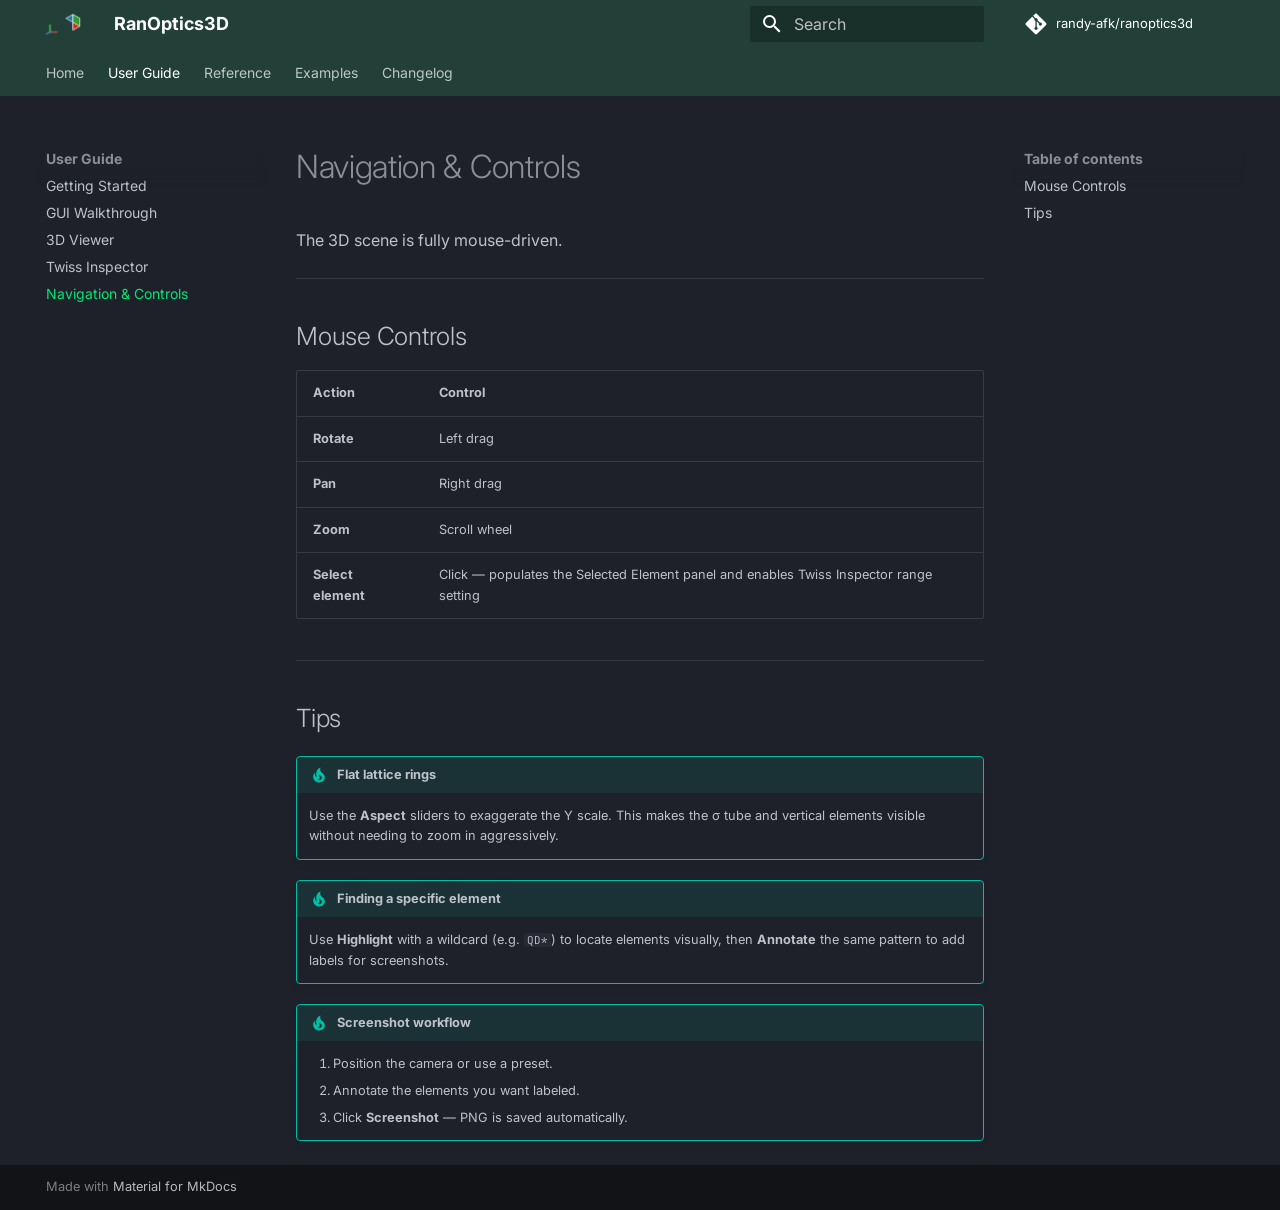
<file: guide/navigation/index.html>
<!doctype html>
<html lang="en" class="no-js">
  <head>
    
      <meta charset="utf-8">
      <meta name="viewport" content="width=device-width,initial-scale=1">
      
      
      
        <link rel="canonical" href="https://randy-afk.github.io/ranoptics3d/guide/navigation/">
      
      
        <link rel="prev" href="../twiss-inspector/">
      
      
        <link rel="next" href="../../reference/backends/">
      
      
        
      
      
      <link rel="icon" href="../../assets/logo_docs.png">
      <meta name="generator" content="mkdocs-1.6.1, mkdocs-material-9.7.7">
    
    
      
        <title>Navigation & Controls - RanOptics3D</title>
      
    
    
      <link rel="stylesheet" href="../../assets/stylesheets/main.ec1eaa64.min.css">
      
        
        <link rel="stylesheet" href="../../assets/stylesheets/palette.ab4e12ef.min.css">
      
      


    
    
      
    
    
      
        
        
        <link rel="preconnect" href="https://fonts.gstatic.com" crossorigin>
        <link rel="stylesheet" href="https://fonts.googleapis.com/css?family=Inter:300,300i,400,400i,700,700i%7CJetBrains+Mono:400,400i,700,700i&display=fallback">
        <style>:root{--md-text-font:"Inter";--md-code-font:"JetBrains Mono"}</style>
      
    
    
      <link rel="stylesheet" href="../../stylesheets/extra.css">
    
    <script>__md_scope=new URL("../..",location),__md_hash=e=>[...e].reduce(((e,_)=>(e<<5)-e+_.charCodeAt(0)),0),__md_get=(e,_=localStorage,t=__md_scope)=>JSON.parse(_.getItem(t.pathname+"."+e)),__md_set=(e,_,t=localStorage,a=__md_scope)=>{try{t.setItem(a.pathname+"."+e,JSON.stringify(_))}catch(e){}}</script>
    
      

    
    
  </head>
  
  
    
    
    
    
    
    <body dir="ltr" data-md-color-scheme="slate" data-md-color-primary="custom" data-md-color-accent="deep-orange">
  
    
    <input class="md-toggle" data-md-toggle="drawer" type="checkbox" id="__drawer" autocomplete="off">
    <input class="md-toggle" data-md-toggle="search" type="checkbox" id="__search" autocomplete="off">
    <label class="md-overlay" for="__drawer"></label>
    <div data-md-component="skip">
      
        
        <a href="#navigation-controls" class="md-skip">
          Skip to content
        </a>
      
    </div>
    <div data-md-component="announce">
      
    </div>
    
    
      

<header class="md-header" data-md-component="header">
  <nav class="md-header__inner md-grid" aria-label="Header">
    <a href="../.." title="RanOptics3D" class="md-header__button md-logo" aria-label="RanOptics3D" data-md-component="logo">
      
  <img src="../../assets/logo_docs.png" alt="logo">

    </a>
    <label class="md-header__button md-icon" for="__drawer">
      
      <svg xmlns="http://www.w3.org/2000/svg" viewBox="0 0 24 24"><path d="M3 6h18v2H3zm0 5h18v2H3zm0 5h18v2H3z"/></svg>
    </label>
    <div class="md-header__title" data-md-component="header-title">
      <div class="md-header__ellipsis">
        <div class="md-header__topic">
          <span class="md-ellipsis">
            RanOptics3D
          </span>
        </div>
        <div class="md-header__topic" data-md-component="header-topic">
          <span class="md-ellipsis">
            
              Navigation & Controls
            
          </span>
        </div>
      </div>
    </div>
    
      
    
    
    
    
      
      
        <label class="md-header__button md-icon" for="__search">
          
          <svg xmlns="http://www.w3.org/2000/svg" viewBox="0 0 24 24"><path d="M9.5 3A6.5 6.5 0 0 1 16 9.5c0 1.61-.59 3.09-1.56 4.23l.27.27h.79l5 5-1.5 1.5-5-5v-.79l-.27-.27A6.52 6.52 0 0 1 9.5 16 6.5 6.5 0 0 1 3 9.5 6.5 6.5 0 0 1 9.5 3m0 2C7 5 5 7 5 9.5S7 14 9.5 14 14 12 14 9.5 12 5 9.5 5"/></svg>
        </label>
        <div class="md-search" data-md-component="search" role="dialog">
  <label class="md-search__overlay" for="__search"></label>
  <div class="md-search__inner" role="search">
    <form class="md-search__form" name="search">
      <input type="text" class="md-search__input" name="query" aria-label="Search" placeholder="Search" autocapitalize="off" autocorrect="off" autocomplete="off" spellcheck="false" data-md-component="search-query" required>
      <label class="md-search__icon md-icon" for="__search">
        
        <svg xmlns="http://www.w3.org/2000/svg" viewBox="0 0 24 24"><path d="M9.5 3A6.5 6.5 0 0 1 16 9.5c0 1.61-.59 3.09-1.56 4.23l.27.27h.79l5 5-1.5 1.5-5-5v-.79l-.27-.27A6.52 6.52 0 0 1 9.5 16 6.5 6.5 0 0 1 3 9.5 6.5 6.5 0 0 1 9.5 3m0 2C7 5 5 7 5 9.5S7 14 9.5 14 14 12 14 9.5 12 5 9.5 5"/></svg>
        
        <svg xmlns="http://www.w3.org/2000/svg" viewBox="0 0 24 24"><path d="M20 11v2H8l5.5 5.5-1.42 1.42L4.16 12l7.92-7.92L13.5 5.5 8 11z"/></svg>
      </label>
      <nav class="md-search__options" aria-label="Search">
        
        <button type="reset" class="md-search__icon md-icon" title="Clear" aria-label="Clear" tabindex="-1">
          
          <svg xmlns="http://www.w3.org/2000/svg" viewBox="0 0 24 24"><path d="M19 6.41 17.59 5 12 10.59 6.41 5 5 6.41 10.59 12 5 17.59 6.41 19 12 13.41 17.59 19 19 17.59 13.41 12z"/></svg>
        </button>
      </nav>
      
        <div class="md-search__suggest" data-md-component="search-suggest"></div>
      
    </form>
    <div class="md-search__output">
      <div class="md-search__scrollwrap" tabindex="0" data-md-scrollfix>
        <div class="md-search-result" data-md-component="search-result">
          <div class="md-search-result__meta">
            Initializing search
          </div>
          <ol class="md-search-result__list" role="presentation"></ol>
        </div>
      </div>
    </div>
  </div>
</div>
      
    
    
      <div class="md-header__source">
        <a href="https://github.com/randy-afk/ranoptics3d" title="Go to repository" class="md-source" data-md-component="source">
  <div class="md-source__icon md-icon">
    
    <svg xmlns="http://www.w3.org/2000/svg" viewBox="0 0 448 512"><!--! Font Awesome Free 7.1.0 by @fontawesome - https://fontawesome.com License - https://fontawesome.com/license/free (Icons: CC BY 4.0, Fonts: SIL OFL 1.1, Code: MIT License) Copyright 2025 Fonticons, Inc.--><path d="M439.6 236.1 244 40.5c-5.4-5.5-12.8-8.5-20.4-8.5s-15 3-20.4 8.4L162.5 81l51.5 51.5c27.1-9.1 52.7 16.8 43.4 43.7l49.7 49.7c34.2-11.8 61.2 31 35.5 56.7-26.5 26.5-70.2-2.9-56-37.3L240.3 199v121.9c25.3 12.5 22.3 41.8 9.1 55-6.4 6.4-15.2 10.1-24.3 10.1s-17.8-3.6-24.3-10.1c-17.6-17.6-11.1-46.9 11.2-56v-123c-20.8-8.5-24.6-30.7-18.6-45L142.6 101 8.5 235.1C3 240.6 0 247.9 0 255.5s3 15 8.5 20.4l195.6 195.7c5.4 5.4 12.7 8.4 20.4 8.4s15-3 20.4-8.4l194.7-194.7c5.4-5.4 8.4-12.8 8.4-20.4s-3-15-8.4-20.4"/></svg>
  </div>
  <div class="md-source__repository">
    randy-afk/ranoptics3d
  </div>
</a>
      </div>
    
  </nav>
  
</header>
    
    <div class="md-container" data-md-component="container">
      
      
        
          
            
<nav class="md-tabs" aria-label="Tabs" data-md-component="tabs">
  <div class="md-grid">
    <ul class="md-tabs__list">
      
        
  
  
  
  
    <li class="md-tabs__item">
      <a href="../.." class="md-tabs__link">
        
  
  
    
  
  Home

      </a>
    </li>
  

      
        
  
  
  
    
  
  
    
    
      <li class="md-tabs__item md-tabs__item--active">
        <a href="../getting-started/" class="md-tabs__link">
          
  
  
  User Guide

        </a>
      </li>
    
  

      
        
  
  
  
  
    
    
      <li class="md-tabs__item">
        <a href="../../reference/backends/" class="md-tabs__link">
          
  
  
  Reference

        </a>
      </li>
    
  

      
        
  
  
  
  
    <li class="md-tabs__item">
      <a href="../../examples/" class="md-tabs__link">
        
  
  
    
  
  Examples

      </a>
    </li>
  

      
        
  
  
  
  
    <li class="md-tabs__item">
      <a href="../../changelog/" class="md-tabs__link">
        
  
  
    
  
  Changelog

      </a>
    </li>
  

      
    </ul>
  </div>
</nav>
          
        
      
      <main class="md-main" data-md-component="main">
        <div class="md-main__inner md-grid">
          
            
              
              <div class="md-sidebar md-sidebar--primary" data-md-component="sidebar" data-md-type="navigation" >
                <div class="md-sidebar__scrollwrap">
                  <div class="md-sidebar__inner">
                    


  


<nav class="md-nav md-nav--primary md-nav--lifted" aria-label="Navigation" data-md-level="0">
  <label class="md-nav__title" for="__drawer">
    <a href="../.." title="RanOptics3D" class="md-nav__button md-logo" aria-label="RanOptics3D" data-md-component="logo">
      
  <img src="../../assets/logo_docs.png" alt="logo">

    </a>
    RanOptics3D
  </label>
  
    <div class="md-nav__source">
      <a href="https://github.com/randy-afk/ranoptics3d" title="Go to repository" class="md-source" data-md-component="source">
  <div class="md-source__icon md-icon">
    
    <svg xmlns="http://www.w3.org/2000/svg" viewBox="0 0 448 512"><!--! Font Awesome Free 7.1.0 by @fontawesome - https://fontawesome.com License - https://fontawesome.com/license/free (Icons: CC BY 4.0, Fonts: SIL OFL 1.1, Code: MIT License) Copyright 2025 Fonticons, Inc.--><path d="M439.6 236.1 244 40.5c-5.4-5.5-12.8-8.5-20.4-8.5s-15 3-20.4 8.4L162.5 81l51.5 51.5c27.1-9.1 52.7 16.8 43.4 43.7l49.7 49.7c34.2-11.8 61.2 31 35.5 56.7-26.5 26.5-70.2-2.9-56-37.3L240.3 199v121.9c25.3 12.5 22.3 41.8 9.1 55-6.4 6.4-15.2 10.1-24.3 10.1s-17.8-3.6-24.3-10.1c-17.6-17.6-11.1-46.9 11.2-56v-123c-20.8-8.5-24.6-30.7-18.6-45L142.6 101 8.5 235.1C3 240.6 0 247.9 0 255.5s3 15 8.5 20.4l195.6 195.7c5.4 5.4 12.7 8.4 20.4 8.4s15-3 20.4-8.4l194.7-194.7c5.4-5.4 8.4-12.8 8.4-20.4s-3-15-8.4-20.4"/></svg>
  </div>
  <div class="md-source__repository">
    randy-afk/ranoptics3d
  </div>
</a>
    </div>
  
  <ul class="md-nav__list" data-md-scrollfix>
    
      
      
  
  
  
  
    <li class="md-nav__item">
      <a href="../.." class="md-nav__link">
        
  
  
  <span class="md-ellipsis">
    
  
    Home
  

    
  </span>
  
  

      </a>
    </li>
  

    
      
      
  
  
    
  
  
  
    
    
    
    
      
        
        
      
      
        
      
    
    
    <li class="md-nav__item md-nav__item--active md-nav__item--section md-nav__item--nested">
      
        
        
        <input class="md-nav__toggle md-toggle " type="checkbox" id="__nav_2" checked>
        
          
          <label class="md-nav__link" for="__nav_2" id="__nav_2_label" tabindex="">
            
  
  
  <span class="md-ellipsis">
    
  
    User Guide
  

    
  </span>
  
  

            <span class="md-nav__icon md-icon"></span>
          </label>
        
        <nav class="md-nav" data-md-level="1" aria-labelledby="__nav_2_label" aria-expanded="true">
          <label class="md-nav__title" for="__nav_2">
            <span class="md-nav__icon md-icon"></span>
            
  
    User Guide
  

          </label>
          <ul class="md-nav__list" data-md-scrollfix>
            
              
                
  
  
  
  
    <li class="md-nav__item">
      <a href="../getting-started/" class="md-nav__link">
        
  
  
  <span class="md-ellipsis">
    
  
    Getting Started
  

    
  </span>
  
  

      </a>
    </li>
  

              
            
              
                
  
  
  
  
    <li class="md-nav__item">
      <a href="../gui-walkthrough/" class="md-nav__link">
        
  
  
  <span class="md-ellipsis">
    
  
    GUI Walkthrough
  

    
  </span>
  
  

      </a>
    </li>
  

              
            
              
                
  
  
  
  
    <li class="md-nav__item">
      <a href="../viewer/" class="md-nav__link">
        
  
  
  <span class="md-ellipsis">
    
  
    3D Viewer
  

    
  </span>
  
  

      </a>
    </li>
  

              
            
              
                
  
  
  
  
    <li class="md-nav__item">
      <a href="../twiss-inspector/" class="md-nav__link">
        
  
  
  <span class="md-ellipsis">
    
  
    Twiss Inspector
  

    
  </span>
  
  

      </a>
    </li>
  

              
            
              
                
  
  
    
  
  
  
    <li class="md-nav__item md-nav__item--active">
      
      <input class="md-nav__toggle md-toggle" type="checkbox" id="__toc">
      
      
        
      
      
        <label class="md-nav__link md-nav__link--active" for="__toc">
          
  
  
  <span class="md-ellipsis">
    
  
    Navigation & Controls
  

    
  </span>
  
  

          <span class="md-nav__icon md-icon"></span>
        </label>
      
      <a href="./" class="md-nav__link md-nav__link--active">
        
  
  
  <span class="md-ellipsis">
    
  
    Navigation & Controls
  

    
  </span>
  
  

      </a>
      
        

<nav class="md-nav md-nav--secondary" aria-label="Table of contents">
  
  
  
    
  
  
    <label class="md-nav__title" for="__toc">
      <span class="md-nav__icon md-icon"></span>
      Table of contents
    </label>
    <ul class="md-nav__list" data-md-component="toc" data-md-scrollfix>
      
        <li class="md-nav__item">
  <a href="#mouse-controls" class="md-nav__link">
    <span class="md-ellipsis">
      
        Mouse Controls
      
    </span>
  </a>
  
</li>
      
        <li class="md-nav__item">
  <a href="#tips" class="md-nav__link">
    <span class="md-ellipsis">
      
        Tips
      
    </span>
  </a>
  
</li>
      
    </ul>
  
</nav>
      
    </li>
  

              
            
          </ul>
        </nav>
      
    </li>
  

    
      
      
  
  
  
  
    
    
    
    
      
      
        
      
    
    
    <li class="md-nav__item md-nav__item--nested">
      
        
        
        <input class="md-nav__toggle md-toggle " type="checkbox" id="__nav_3" >
        
          
          <label class="md-nav__link" for="__nav_3" id="__nav_3_label" tabindex="0">
            
  
  
  <span class="md-ellipsis">
    
  
    Reference
  

    
  </span>
  
  

            <span class="md-nav__icon md-icon"></span>
          </label>
        
        <nav class="md-nav" data-md-level="1" aria-labelledby="__nav_3_label" aria-expanded="false">
          <label class="md-nav__title" for="__nav_3">
            <span class="md-nav__icon md-icon"></span>
            
  
    Reference
  

          </label>
          <ul class="md-nav__list" data-md-scrollfix>
            
              
                
  
  
  
  
    <li class="md-nav__item">
      <a href="../../reference/backends/" class="md-nav__link">
        
  
  
  <span class="md-ellipsis">
    
  
    Supported Backends
  

    
  </span>
  
  

      </a>
    </li>
  

              
            
              
                
  
  
  
  
    <li class="md-nav__item">
      <a href="../../reference/element-colors/" class="md-nav__link">
        
  
  
  <span class="md-ellipsis">
    
  
    Element Colors
  

    
  </span>
  
  

      </a>
    </li>
  

              
            
              
                
  
  
  
  
    <li class="md-nav__item">
      <a href="../../reference/magnet-size-file/" class="md-nav__link">
        
  
  
  <span class="md-ellipsis">
    
  
    Magnet Size File
  

    
  </span>
  
  

      </a>
    </li>
  

              
            
              
                
  
  
  
  
    <li class="md-nav__item">
      <a href="../../reference/known-issues/" class="md-nav__link">
        
  
  
  <span class="md-ellipsis">
    
  
    Known Issues
  

    
  </span>
  
  

      </a>
    </li>
  

              
            
          </ul>
        </nav>
      
    </li>
  

    
      
      
  
  
  
  
    <li class="md-nav__item">
      <a href="../../examples/" class="md-nav__link">
        
  
  
  <span class="md-ellipsis">
    
  
    Examples
  

    
  </span>
  
  

      </a>
    </li>
  

    
      
      
  
  
  
  
    <li class="md-nav__item">
      <a href="../../changelog/" class="md-nav__link">
        
  
  
  <span class="md-ellipsis">
    
  
    Changelog
  

    
  </span>
  
  

      </a>
    </li>
  

    
  </ul>
</nav>
                  </div>
                </div>
              </div>
            
            
              
              <div class="md-sidebar md-sidebar--secondary" data-md-component="sidebar" data-md-type="toc" >
                <div class="md-sidebar__scrollwrap">
                  <div class="md-sidebar__inner">
                    

<nav class="md-nav md-nav--secondary" aria-label="Table of contents">
  
  
  
    
  
  
    <label class="md-nav__title" for="__toc">
      <span class="md-nav__icon md-icon"></span>
      Table of contents
    </label>
    <ul class="md-nav__list" data-md-component="toc" data-md-scrollfix>
      
        <li class="md-nav__item">
  <a href="#mouse-controls" class="md-nav__link">
    <span class="md-ellipsis">
      
        Mouse Controls
      
    </span>
  </a>
  
</li>
      
        <li class="md-nav__item">
  <a href="#tips" class="md-nav__link">
    <span class="md-ellipsis">
      
        Tips
      
    </span>
  </a>
  
</li>
      
    </ul>
  
</nav>
                  </div>
                </div>
              </div>
            
          
          
            <div class="md-content" data-md-component="content">
              
              <article class="md-content__inner md-typeset">
                
                  


  
  


<h1 id="navigation-controls">Navigation &amp; Controls</h1>
<p>The 3D scene is fully mouse-driven.</p>
<hr />
<h2 id="mouse-controls">Mouse Controls</h2>
<table>
<thead>
<tr>
<th>Action</th>
<th>Control</th>
</tr>
</thead>
<tbody>
<tr>
<td><strong>Rotate</strong></td>
<td>Left drag</td>
</tr>
<tr>
<td><strong>Pan</strong></td>
<td>Right drag</td>
</tr>
<tr>
<td><strong>Zoom</strong></td>
<td>Scroll wheel</td>
</tr>
<tr>
<td><strong>Select element</strong></td>
<td>Click — populates the Selected Element panel and enables Twiss Inspector range setting</td>
</tr>
</tbody>
</table>
<hr />
<h2 id="tips">Tips</h2>
<div class="admonition tip">
<p class="admonition-title">Flat lattice rings</p>
<p>Use the <strong>Aspect</strong> sliders to exaggerate the Y scale. This makes the σ tube
and vertical elements visible without needing to zoom in aggressively.</p>
</div>
<div class="admonition tip">
<p class="admonition-title">Finding a specific element</p>
<p>Use <strong>Highlight</strong> with a wildcard (e.g. <code>QD*</code>) to locate elements visually,
then <strong>Annotate</strong> the same pattern to add labels for screenshots.</p>
</div>
<div class="admonition tip">
<p class="admonition-title">Screenshot workflow</p>
<ol>
<li>Position the camera or use a preset.</li>
<li>Annotate the elements you want labeled.</li>
<li>Click <strong>Screenshot</strong> — PNG is saved automatically.</li>
</ol>
</div>












                
              </article>
            </div>
          
          
<script>var target=document.getElementById(location.hash.slice(1));target&&target.name&&(target.checked=target.name.startsWith("__tabbed_"))</script>
        </div>
        
          <button type="button" class="md-top md-icon" data-md-component="top" hidden>
  
  <svg xmlns="http://www.w3.org/2000/svg" viewBox="0 0 24 24"><path d="M13 20h-2V8l-5.5 5.5-1.42-1.42L12 4.16l7.92 7.92-1.42 1.42L13 8z"/></svg>
  Back to top
</button>
        
      </main>
      
        <footer class="md-footer">
  
  <div class="md-footer-meta md-typeset">
    <div class="md-footer-meta__inner md-grid">
      <div class="md-copyright">
  
  
    Made with
    <a href="https://squidfunk.github.io/mkdocs-material/" target="_blank" rel="noopener">
      Material for MkDocs
    </a>
  
</div>
      
    </div>
  </div>
</footer>
      
    </div>
    <div class="md-dialog" data-md-component="dialog">
      <div class="md-dialog__inner md-typeset"></div>
    </div>
    
    
    
      
      
      <script id="__config" type="application/json">{"annotate": null, "base": "../..", "features": ["navigation.tabs", "navigation.sections", "navigation.top", "search.highlight", "search.suggest", "content.code.copy"], "search": "../../assets/javascripts/workers/search.2c215733.min.js", "tags": null, "translations": {"clipboard.copied": "Copied to clipboard", "clipboard.copy": "Copy to clipboard", "search.result.more.one": "1 more on this page", "search.result.more.other": "# more on this page", "search.result.none": "No matching documents", "search.result.one": "1 matching document", "search.result.other": "# matching documents", "search.result.placeholder": "Type to start searching", "search.result.term.missing": "Missing", "select.version": "Select version"}, "version": null}</script>
    
    
      <script src="../../assets/javascripts/bundle.d7400e89.min.js"></script>
      
    
  </body>
</html>
</file>
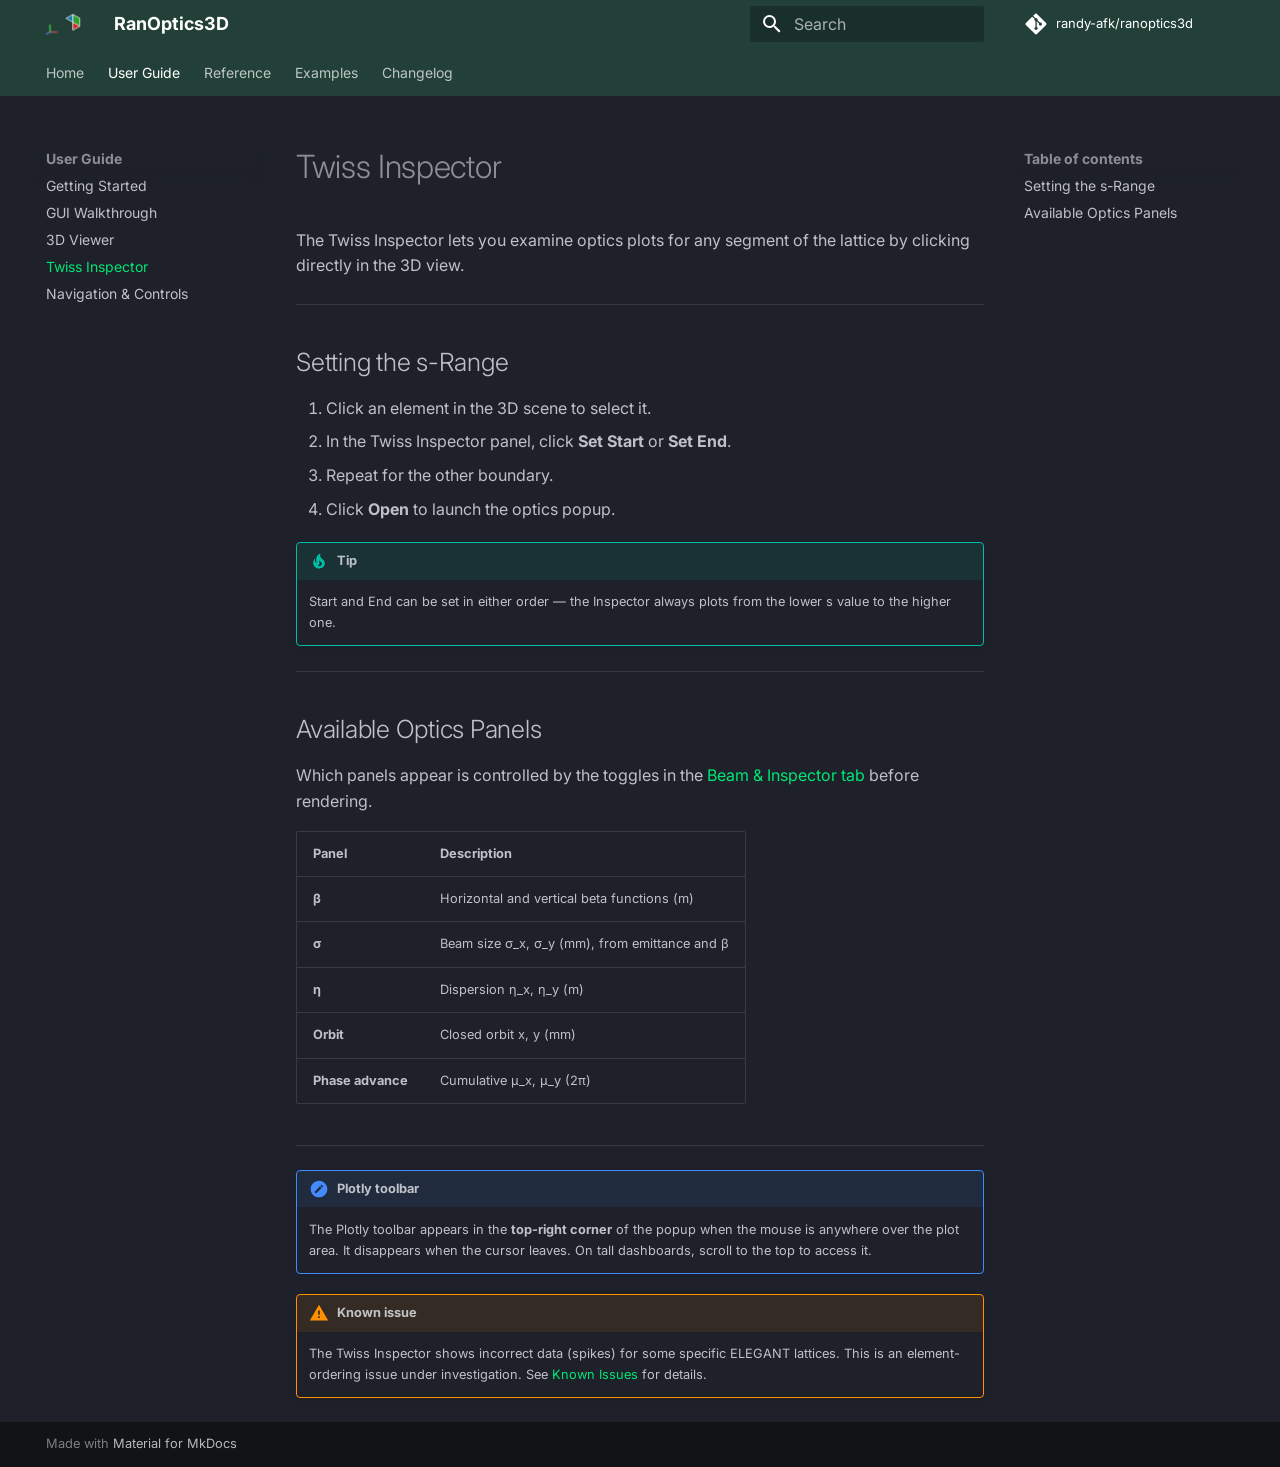
<file: guide/twiss-inspector/index.html>
<!doctype html>
<html lang="en" class="no-js">
  <head>
    
      <meta charset="utf-8">
      <meta name="viewport" content="width=device-width,initial-scale=1">
      
      
      
        <link rel="canonical" href="https://randy-afk.github.io/ranoptics3d/guide/twiss-inspector/">
      
      
        <link rel="prev" href="../viewer/">
      
      
        <link rel="next" href="../navigation/">
      
      
        
      
      
      <link rel="icon" href="../../assets/logo_docs.png">
      <meta name="generator" content="mkdocs-1.6.1, mkdocs-material-9.7.7">
    
    
      
        <title>Twiss Inspector - RanOptics3D</title>
      
    
    
      <link rel="stylesheet" href="../../assets/stylesheets/main.ec1eaa64.min.css">
      
        
        <link rel="stylesheet" href="../../assets/stylesheets/palette.ab4e12ef.min.css">
      
      


    
    
      
    
    
      
        
        
        <link rel="preconnect" href="https://fonts.gstatic.com" crossorigin>
        <link rel="stylesheet" href="https://fonts.googleapis.com/css?family=Inter:300,300i,400,400i,700,700i%7CJetBrains+Mono:400,400i,700,700i&display=fallback">
        <style>:root{--md-text-font:"Inter";--md-code-font:"JetBrains Mono"}</style>
      
    
    
      <link rel="stylesheet" href="../../stylesheets/extra.css">
    
    <script>__md_scope=new URL("../..",location),__md_hash=e=>[...e].reduce(((e,_)=>(e<<5)-e+_.charCodeAt(0)),0),__md_get=(e,_=localStorage,t=__md_scope)=>JSON.parse(_.getItem(t.pathname+"."+e)),__md_set=(e,_,t=localStorage,a=__md_scope)=>{try{t.setItem(a.pathname+"."+e,JSON.stringify(_))}catch(e){}}</script>
    
      

    
    
  </head>
  
  
    
    
    
    
    
    <body dir="ltr" data-md-color-scheme="slate" data-md-color-primary="custom" data-md-color-accent="deep-orange">
  
    
    <input class="md-toggle" data-md-toggle="drawer" type="checkbox" id="__drawer" autocomplete="off">
    <input class="md-toggle" data-md-toggle="search" type="checkbox" id="__search" autocomplete="off">
    <label class="md-overlay" for="__drawer"></label>
    <div data-md-component="skip">
      
        
        <a href="#twiss-inspector" class="md-skip">
          Skip to content
        </a>
      
    </div>
    <div data-md-component="announce">
      
    </div>
    
    
      

<header class="md-header" data-md-component="header">
  <nav class="md-header__inner md-grid" aria-label="Header">
    <a href="../.." title="RanOptics3D" class="md-header__button md-logo" aria-label="RanOptics3D" data-md-component="logo">
      
  <img src="../../assets/logo_docs.png" alt="logo">

    </a>
    <label class="md-header__button md-icon" for="__drawer">
      
      <svg xmlns="http://www.w3.org/2000/svg" viewBox="0 0 24 24"><path d="M3 6h18v2H3zm0 5h18v2H3zm0 5h18v2H3z"/></svg>
    </label>
    <div class="md-header__title" data-md-component="header-title">
      <div class="md-header__ellipsis">
        <div class="md-header__topic">
          <span class="md-ellipsis">
            RanOptics3D
          </span>
        </div>
        <div class="md-header__topic" data-md-component="header-topic">
          <span class="md-ellipsis">
            
              Twiss Inspector
            
          </span>
        </div>
      </div>
    </div>
    
      
    
    
    
    
      
      
        <label class="md-header__button md-icon" for="__search">
          
          <svg xmlns="http://www.w3.org/2000/svg" viewBox="0 0 24 24"><path d="M9.5 3A6.5 6.5 0 0 1 16 9.5c0 1.61-.59 3.09-1.56 4.23l.27.27h.79l5 5-1.5 1.5-5-5v-.79l-.27-.27A6.52 6.52 0 0 1 9.5 16 6.5 6.5 0 0 1 3 9.5 6.5 6.5 0 0 1 9.5 3m0 2C7 5 5 7 5 9.5S7 14 9.5 14 14 12 14 9.5 12 5 9.5 5"/></svg>
        </label>
        <div class="md-search" data-md-component="search" role="dialog">
  <label class="md-search__overlay" for="__search"></label>
  <div class="md-search__inner" role="search">
    <form class="md-search__form" name="search">
      <input type="text" class="md-search__input" name="query" aria-label="Search" placeholder="Search" autocapitalize="off" autocorrect="off" autocomplete="off" spellcheck="false" data-md-component="search-query" required>
      <label class="md-search__icon md-icon" for="__search">
        
        <svg xmlns="http://www.w3.org/2000/svg" viewBox="0 0 24 24"><path d="M9.5 3A6.5 6.5 0 0 1 16 9.5c0 1.61-.59 3.09-1.56 4.23l.27.27h.79l5 5-1.5 1.5-5-5v-.79l-.27-.27A6.52 6.52 0 0 1 9.5 16 6.5 6.5 0 0 1 3 9.5 6.5 6.5 0 0 1 9.5 3m0 2C7 5 5 7 5 9.5S7 14 9.5 14 14 12 14 9.5 12 5 9.5 5"/></svg>
        
        <svg xmlns="http://www.w3.org/2000/svg" viewBox="0 0 24 24"><path d="M20 11v2H8l5.5 5.5-1.42 1.42L4.16 12l7.92-7.92L13.5 5.5 8 11z"/></svg>
      </label>
      <nav class="md-search__options" aria-label="Search">
        
        <button type="reset" class="md-search__icon md-icon" title="Clear" aria-label="Clear" tabindex="-1">
          
          <svg xmlns="http://www.w3.org/2000/svg" viewBox="0 0 24 24"><path d="M19 6.41 17.59 5 12 10.59 6.41 5 5 6.41 10.59 12 5 17.59 6.41 19 12 13.41 17.59 19 19 17.59 13.41 12z"/></svg>
        </button>
      </nav>
      
        <div class="md-search__suggest" data-md-component="search-suggest"></div>
      
    </form>
    <div class="md-search__output">
      <div class="md-search__scrollwrap" tabindex="0" data-md-scrollfix>
        <div class="md-search-result" data-md-component="search-result">
          <div class="md-search-result__meta">
            Initializing search
          </div>
          <ol class="md-search-result__list" role="presentation"></ol>
        </div>
      </div>
    </div>
  </div>
</div>
      
    
    
      <div class="md-header__source">
        <a href="https://github.com/randy-afk/ranoptics3d" title="Go to repository" class="md-source" data-md-component="source">
  <div class="md-source__icon md-icon">
    
    <svg xmlns="http://www.w3.org/2000/svg" viewBox="0 0 448 512"><!--! Font Awesome Free 7.1.0 by @fontawesome - https://fontawesome.com License - https://fontawesome.com/license/free (Icons: CC BY 4.0, Fonts: SIL OFL 1.1, Code: MIT License) Copyright 2025 Fonticons, Inc.--><path d="M439.6 236.1 244 40.5c-5.4-5.5-12.8-8.5-20.4-8.5s-15 3-20.4 8.4L162.5 81l51.5 51.5c27.1-9.1 52.7 16.8 43.4 43.7l49.7 49.7c34.2-11.8 61.2 31 35.5 56.7-26.5 26.5-70.2-2.9-56-37.3L240.3 199v121.9c25.3 12.5 22.3 41.8 9.1 55-6.4 6.4-15.2 10.1-24.3 10.1s-17.8-3.6-24.3-10.1c-17.6-17.6-11.1-46.9 11.2-56v-123c-20.8-8.5-24.6-30.7-18.6-45L142.6 101 8.5 235.1C3 240.6 0 247.9 0 255.5s3 15 8.5 20.4l195.6 195.7c5.4 5.4 12.7 8.4 20.4 8.4s15-3 20.4-8.4l194.7-194.7c5.4-5.4 8.4-12.8 8.4-20.4s-3-15-8.4-20.4"/></svg>
  </div>
  <div class="md-source__repository">
    randy-afk/ranoptics3d
  </div>
</a>
      </div>
    
  </nav>
  
</header>
    
    <div class="md-container" data-md-component="container">
      
      
        
          
            
<nav class="md-tabs" aria-label="Tabs" data-md-component="tabs">
  <div class="md-grid">
    <ul class="md-tabs__list">
      
        
  
  
  
  
    <li class="md-tabs__item">
      <a href="../.." class="md-tabs__link">
        
  
  
    
  
  Home

      </a>
    </li>
  

      
        
  
  
  
    
  
  
    
    
      <li class="md-tabs__item md-tabs__item--active">
        <a href="../getting-started/" class="md-tabs__link">
          
  
  
  User Guide

        </a>
      </li>
    
  

      
        
  
  
  
  
    
    
      <li class="md-tabs__item">
        <a href="../../reference/backends/" class="md-tabs__link">
          
  
  
  Reference

        </a>
      </li>
    
  

      
        
  
  
  
  
    <li class="md-tabs__item">
      <a href="../../examples/" class="md-tabs__link">
        
  
  
    
  
  Examples

      </a>
    </li>
  

      
        
  
  
  
  
    <li class="md-tabs__item">
      <a href="../../changelog/" class="md-tabs__link">
        
  
  
    
  
  Changelog

      </a>
    </li>
  

      
    </ul>
  </div>
</nav>
          
        
      
      <main class="md-main" data-md-component="main">
        <div class="md-main__inner md-grid">
          
            
              
              <div class="md-sidebar md-sidebar--primary" data-md-component="sidebar" data-md-type="navigation" >
                <div class="md-sidebar__scrollwrap">
                  <div class="md-sidebar__inner">
                    


  


<nav class="md-nav md-nav--primary md-nav--lifted" aria-label="Navigation" data-md-level="0">
  <label class="md-nav__title" for="__drawer">
    <a href="../.." title="RanOptics3D" class="md-nav__button md-logo" aria-label="RanOptics3D" data-md-component="logo">
      
  <img src="../../assets/logo_docs.png" alt="logo">

    </a>
    RanOptics3D
  </label>
  
    <div class="md-nav__source">
      <a href="https://github.com/randy-afk/ranoptics3d" title="Go to repository" class="md-source" data-md-component="source">
  <div class="md-source__icon md-icon">
    
    <svg xmlns="http://www.w3.org/2000/svg" viewBox="0 0 448 512"><!--! Font Awesome Free 7.1.0 by @fontawesome - https://fontawesome.com License - https://fontawesome.com/license/free (Icons: CC BY 4.0, Fonts: SIL OFL 1.1, Code: MIT License) Copyright 2025 Fonticons, Inc.--><path d="M439.6 236.1 244 40.5c-5.4-5.5-12.8-8.5-20.4-8.5s-15 3-20.4 8.4L162.5 81l51.5 51.5c27.1-9.1 52.7 16.8 43.4 43.7l49.7 49.7c34.2-11.8 61.2 31 35.5 56.7-26.5 26.5-70.2-2.9-56-37.3L240.3 199v121.9c25.3 12.5 22.3 41.8 9.1 55-6.4 6.4-15.2 10.1-24.3 10.1s-17.8-3.6-24.3-10.1c-17.6-17.6-11.1-46.9 11.2-56v-123c-20.8-8.5-24.6-30.7-18.6-45L142.6 101 8.5 235.1C3 240.6 0 247.9 0 255.5s3 15 8.5 20.4l195.6 195.7c5.4 5.4 12.7 8.4 20.4 8.4s15-3 20.4-8.4l194.7-194.7c5.4-5.4 8.4-12.8 8.4-20.4s-3-15-8.4-20.4"/></svg>
  </div>
  <div class="md-source__repository">
    randy-afk/ranoptics3d
  </div>
</a>
    </div>
  
  <ul class="md-nav__list" data-md-scrollfix>
    
      
      
  
  
  
  
    <li class="md-nav__item">
      <a href="../.." class="md-nav__link">
        
  
  
  <span class="md-ellipsis">
    
  
    Home
  

    
  </span>
  
  

      </a>
    </li>
  

    
      
      
  
  
    
  
  
  
    
    
    
    
      
        
        
      
      
        
      
    
    
    <li class="md-nav__item md-nav__item--active md-nav__item--section md-nav__item--nested">
      
        
        
        <input class="md-nav__toggle md-toggle " type="checkbox" id="__nav_2" checked>
        
          
          <label class="md-nav__link" for="__nav_2" id="__nav_2_label" tabindex="">
            
  
  
  <span class="md-ellipsis">
    
  
    User Guide
  

    
  </span>
  
  

            <span class="md-nav__icon md-icon"></span>
          </label>
        
        <nav class="md-nav" data-md-level="1" aria-labelledby="__nav_2_label" aria-expanded="true">
          <label class="md-nav__title" for="__nav_2">
            <span class="md-nav__icon md-icon"></span>
            
  
    User Guide
  

          </label>
          <ul class="md-nav__list" data-md-scrollfix>
            
              
                
  
  
  
  
    <li class="md-nav__item">
      <a href="../getting-started/" class="md-nav__link">
        
  
  
  <span class="md-ellipsis">
    
  
    Getting Started
  

    
  </span>
  
  

      </a>
    </li>
  

              
            
              
                
  
  
  
  
    <li class="md-nav__item">
      <a href="../gui-walkthrough/" class="md-nav__link">
        
  
  
  <span class="md-ellipsis">
    
  
    GUI Walkthrough
  

    
  </span>
  
  

      </a>
    </li>
  

              
            
              
                
  
  
  
  
    <li class="md-nav__item">
      <a href="../viewer/" class="md-nav__link">
        
  
  
  <span class="md-ellipsis">
    
  
    3D Viewer
  

    
  </span>
  
  

      </a>
    </li>
  

              
            
              
                
  
  
    
  
  
  
    <li class="md-nav__item md-nav__item--active">
      
      <input class="md-nav__toggle md-toggle" type="checkbox" id="__toc">
      
      
        
      
      
        <label class="md-nav__link md-nav__link--active" for="__toc">
          
  
  
  <span class="md-ellipsis">
    
  
    Twiss Inspector
  

    
  </span>
  
  

          <span class="md-nav__icon md-icon"></span>
        </label>
      
      <a href="./" class="md-nav__link md-nav__link--active">
        
  
  
  <span class="md-ellipsis">
    
  
    Twiss Inspector
  

    
  </span>
  
  

      </a>
      
        

<nav class="md-nav md-nav--secondary" aria-label="Table of contents">
  
  
  
    
  
  
    <label class="md-nav__title" for="__toc">
      <span class="md-nav__icon md-icon"></span>
      Table of contents
    </label>
    <ul class="md-nav__list" data-md-component="toc" data-md-scrollfix>
      
        <li class="md-nav__item">
  <a href="#setting-the-s-range" class="md-nav__link">
    <span class="md-ellipsis">
      
        Setting the s-Range
      
    </span>
  </a>
  
</li>
      
        <li class="md-nav__item">
  <a href="#available-optics-panels" class="md-nav__link">
    <span class="md-ellipsis">
      
        Available Optics Panels
      
    </span>
  </a>
  
</li>
      
    </ul>
  
</nav>
      
    </li>
  

              
            
              
                
  
  
  
  
    <li class="md-nav__item">
      <a href="../navigation/" class="md-nav__link">
        
  
  
  <span class="md-ellipsis">
    
  
    Navigation & Controls
  

    
  </span>
  
  

      </a>
    </li>
  

              
            
          </ul>
        </nav>
      
    </li>
  

    
      
      
  
  
  
  
    
    
    
    
      
      
        
      
    
    
    <li class="md-nav__item md-nav__item--nested">
      
        
        
        <input class="md-nav__toggle md-toggle " type="checkbox" id="__nav_3" >
        
          
          <label class="md-nav__link" for="__nav_3" id="__nav_3_label" tabindex="0">
            
  
  
  <span class="md-ellipsis">
    
  
    Reference
  

    
  </span>
  
  

            <span class="md-nav__icon md-icon"></span>
          </label>
        
        <nav class="md-nav" data-md-level="1" aria-labelledby="__nav_3_label" aria-expanded="false">
          <label class="md-nav__title" for="__nav_3">
            <span class="md-nav__icon md-icon"></span>
            
  
    Reference
  

          </label>
          <ul class="md-nav__list" data-md-scrollfix>
            
              
                
  
  
  
  
    <li class="md-nav__item">
      <a href="../../reference/backends/" class="md-nav__link">
        
  
  
  <span class="md-ellipsis">
    
  
    Supported Backends
  

    
  </span>
  
  

      </a>
    </li>
  

              
            
              
                
  
  
  
  
    <li class="md-nav__item">
      <a href="../../reference/element-colors/" class="md-nav__link">
        
  
  
  <span class="md-ellipsis">
    
  
    Element Colors
  

    
  </span>
  
  

      </a>
    </li>
  

              
            
              
                
  
  
  
  
    <li class="md-nav__item">
      <a href="../../reference/magnet-size-file/" class="md-nav__link">
        
  
  
  <span class="md-ellipsis">
    
  
    Magnet Size File
  

    
  </span>
  
  

      </a>
    </li>
  

              
            
              
                
  
  
  
  
    <li class="md-nav__item">
      <a href="../../reference/known-issues/" class="md-nav__link">
        
  
  
  <span class="md-ellipsis">
    
  
    Known Issues
  

    
  </span>
  
  

      </a>
    </li>
  

              
            
          </ul>
        </nav>
      
    </li>
  

    
      
      
  
  
  
  
    <li class="md-nav__item">
      <a href="../../examples/" class="md-nav__link">
        
  
  
  <span class="md-ellipsis">
    
  
    Examples
  

    
  </span>
  
  

      </a>
    </li>
  

    
      
      
  
  
  
  
    <li class="md-nav__item">
      <a href="../../changelog/" class="md-nav__link">
        
  
  
  <span class="md-ellipsis">
    
  
    Changelog
  

    
  </span>
  
  

      </a>
    </li>
  

    
  </ul>
</nav>
                  </div>
                </div>
              </div>
            
            
              
              <div class="md-sidebar md-sidebar--secondary" data-md-component="sidebar" data-md-type="toc" >
                <div class="md-sidebar__scrollwrap">
                  <div class="md-sidebar__inner">
                    

<nav class="md-nav md-nav--secondary" aria-label="Table of contents">
  
  
  
    
  
  
    <label class="md-nav__title" for="__toc">
      <span class="md-nav__icon md-icon"></span>
      Table of contents
    </label>
    <ul class="md-nav__list" data-md-component="toc" data-md-scrollfix>
      
        <li class="md-nav__item">
  <a href="#setting-the-s-range" class="md-nav__link">
    <span class="md-ellipsis">
      
        Setting the s-Range
      
    </span>
  </a>
  
</li>
      
        <li class="md-nav__item">
  <a href="#available-optics-panels" class="md-nav__link">
    <span class="md-ellipsis">
      
        Available Optics Panels
      
    </span>
  </a>
  
</li>
      
    </ul>
  
</nav>
                  </div>
                </div>
              </div>
            
          
          
            <div class="md-content" data-md-component="content">
              
              <article class="md-content__inner md-typeset">
                
                  


  
  


<h1 id="twiss-inspector">Twiss Inspector</h1>
<p>The Twiss Inspector lets you examine optics plots for any segment of the lattice
by clicking directly in the 3D view.</p>
<hr />
<h2 id="setting-the-s-range">Setting the s-Range</h2>
<ol>
<li>Click an element in the 3D scene to select it.</li>
<li>In the Twiss Inspector panel, click <strong>Set Start</strong> or <strong>Set End</strong>.</li>
<li>Repeat for the other boundary.</li>
<li>Click <strong>Open</strong> to launch the optics popup.</li>
</ol>
<div class="admonition tip">
<p class="admonition-title">Tip</p>
<p>Start and End can be set in either order — the Inspector always plots
from the lower s value to the higher one.</p>
</div>
<hr />
<h2 id="available-optics-panels">Available Optics Panels</h2>
<p>Which panels appear is controlled by the toggles in the
<a href="../gui-walkthrough/#beam-inspector-tab">Beam &amp; Inspector tab</a> before rendering.</p>
<table>
<thead>
<tr>
<th>Panel</th>
<th>Description</th>
</tr>
</thead>
<tbody>
<tr>
<td><strong>β</strong></td>
<td>Horizontal and vertical beta functions (m)</td>
</tr>
<tr>
<td><strong>σ</strong></td>
<td>Beam size σ_x, σ_y (mm), from emittance and β</td>
</tr>
<tr>
<td><strong>η</strong></td>
<td>Dispersion η_x, η_y (m)</td>
</tr>
<tr>
<td><strong>Orbit</strong></td>
<td>Closed orbit x, y (mm)</td>
</tr>
<tr>
<td><strong>Phase advance</strong></td>
<td>Cumulative μ_x, μ_y (2π)</td>
</tr>
</tbody>
</table>
<hr />
<div class="admonition note">
<p class="admonition-title">Plotly toolbar</p>
<p>The Plotly toolbar appears in the <strong>top-right corner</strong> of the popup when the
mouse is anywhere over the plot area. It disappears when the cursor leaves.
On tall dashboards, scroll to the top to access it.</p>
</div>
<div class="admonition warning">
<p class="admonition-title">Known issue</p>
<p>The Twiss Inspector shows incorrect data (spikes) for some specific ELEGANT
lattices. This is an element-ordering issue under investigation.
See <a href="../../reference/known-issues/">Known Issues</a> for details.</p>
</div>












                
              </article>
            </div>
          
          
<script>var target=document.getElementById(location.hash.slice(1));target&&target.name&&(target.checked=target.name.startsWith("__tabbed_"))</script>
        </div>
        
          <button type="button" class="md-top md-icon" data-md-component="top" hidden>
  
  <svg xmlns="http://www.w3.org/2000/svg" viewBox="0 0 24 24"><path d="M13 20h-2V8l-5.5 5.5-1.42-1.42L12 4.16l7.92 7.92-1.42 1.42L13 8z"/></svg>
  Back to top
</button>
        
      </main>
      
        <footer class="md-footer">
  
  <div class="md-footer-meta md-typeset">
    <div class="md-footer-meta__inner md-grid">
      <div class="md-copyright">
  
  
    Made with
    <a href="https://squidfunk.github.io/mkdocs-material/" target="_blank" rel="noopener">
      Material for MkDocs
    </a>
  
</div>
      
    </div>
  </div>
</footer>
      
    </div>
    <div class="md-dialog" data-md-component="dialog">
      <div class="md-dialog__inner md-typeset"></div>
    </div>
    
    
    
      
      
      <script id="__config" type="application/json">{"annotate": null, "base": "../..", "features": ["navigation.tabs", "navigation.sections", "navigation.top", "search.highlight", "search.suggest", "content.code.copy"], "search": "../../assets/javascripts/workers/search.2c215733.min.js", "tags": null, "translations": {"clipboard.copied": "Copied to clipboard", "clipboard.copy": "Copy to clipboard", "search.result.more.one": "1 more on this page", "search.result.more.other": "# more on this page", "search.result.none": "No matching documents", "search.result.one": "1 matching document", "search.result.other": "# matching documents", "search.result.placeholder": "Type to start searching", "search.result.term.missing": "Missing", "select.version": "Select version"}, "version": null}</script>
    
    
      <script src="../../assets/javascripts/bundle.d7400e89.min.js"></script>
      
    
  </body>
</html>
</file>
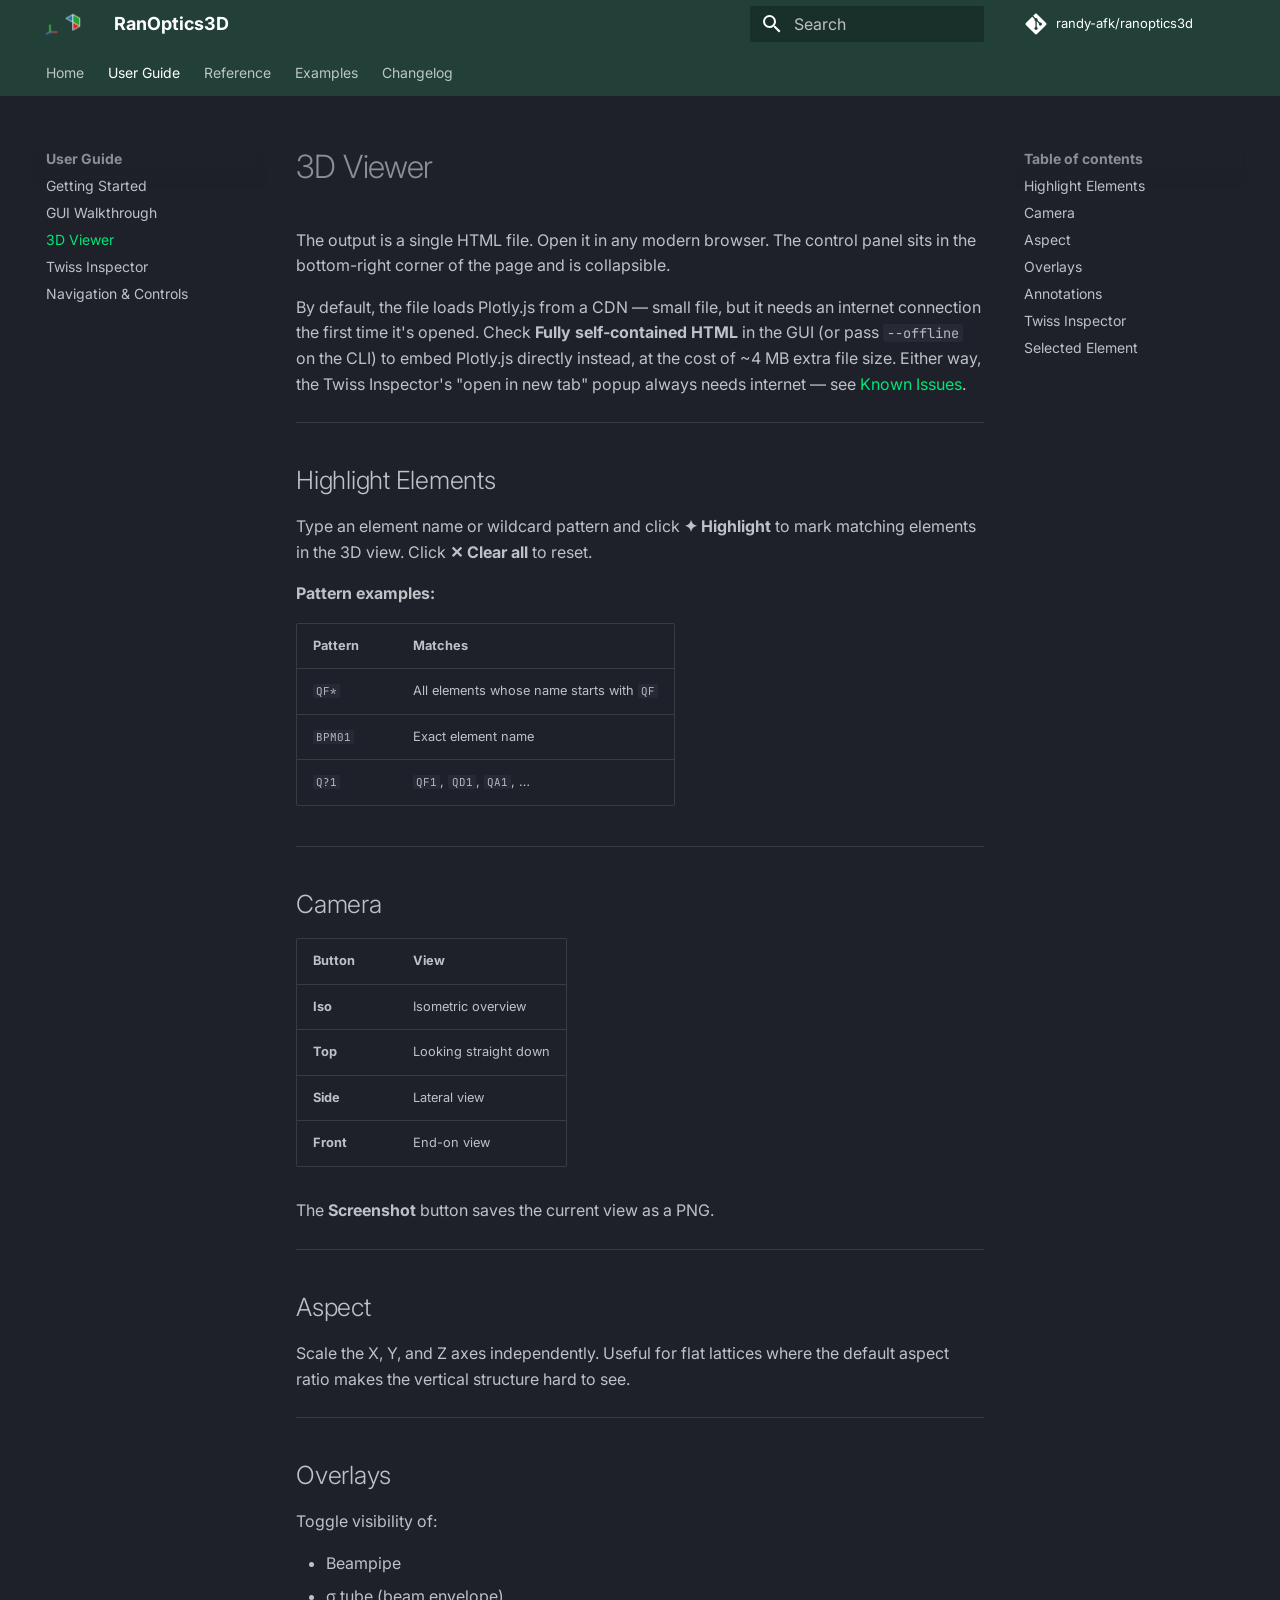
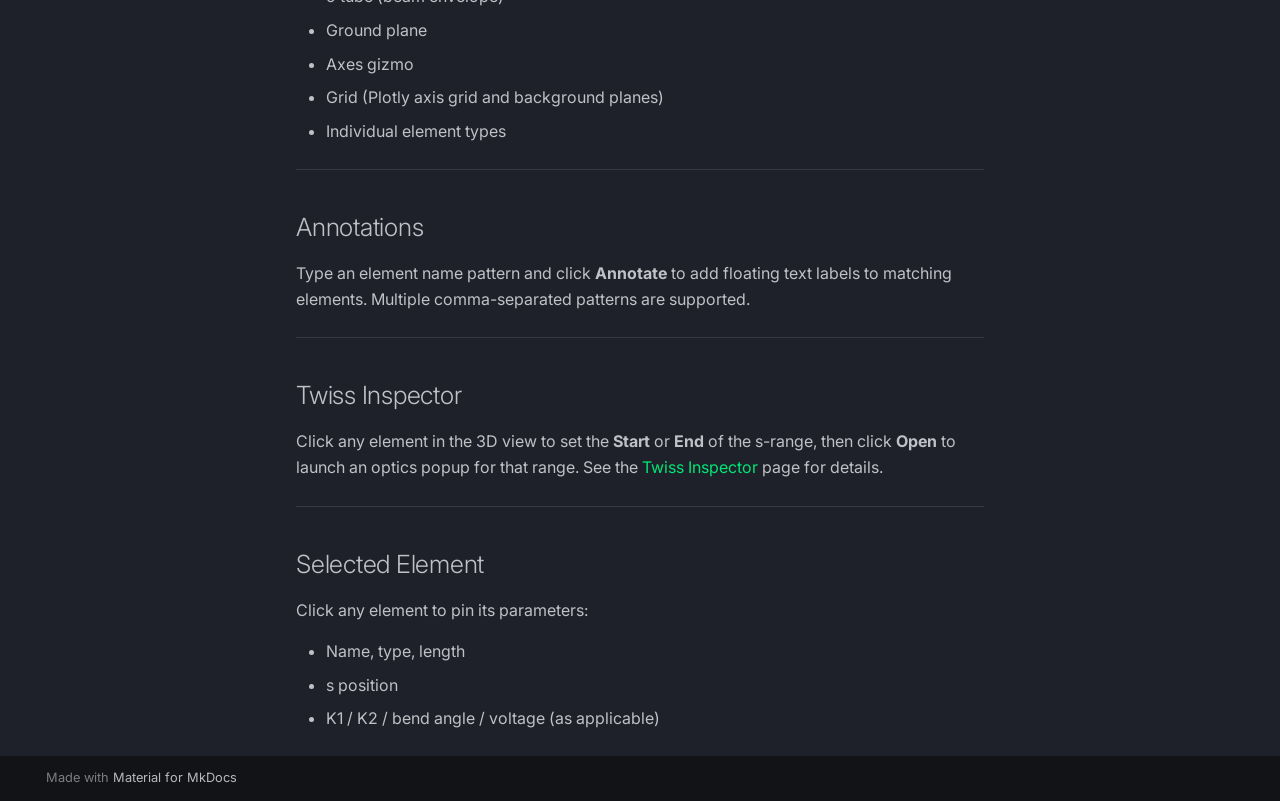
<file: guide/viewer/index.html>
<!doctype html>
<html lang="en" class="no-js">
  <head>
    
      <meta charset="utf-8">
      <meta name="viewport" content="width=device-width,initial-scale=1">
      
      
      
        <link rel="canonical" href="https://randy-afk.github.io/ranoptics3d/guide/viewer/">
      
      
        <link rel="prev" href="../gui-walkthrough/">
      
      
        <link rel="next" href="../twiss-inspector/">
      
      
        
      
      
      <link rel="icon" href="../../assets/logo_docs.png">
      <meta name="generator" content="mkdocs-1.6.1, mkdocs-material-9.7.7">
    
    
      
        <title>3D Viewer - RanOptics3D</title>
      
    
    
      <link rel="stylesheet" href="../../assets/stylesheets/main.ec1eaa64.min.css">
      
        
        <link rel="stylesheet" href="../../assets/stylesheets/palette.ab4e12ef.min.css">
      
      


    
    
      
    
    
      
        
        
        <link rel="preconnect" href="https://fonts.gstatic.com" crossorigin>
        <link rel="stylesheet" href="https://fonts.googleapis.com/css?family=Inter:300,300i,400,400i,700,700i%7CJetBrains+Mono:400,400i,700,700i&display=fallback">
        <style>:root{--md-text-font:"Inter";--md-code-font:"JetBrains Mono"}</style>
      
    
    
      <link rel="stylesheet" href="../../stylesheets/extra.css">
    
    <script>__md_scope=new URL("../..",location),__md_hash=e=>[...e].reduce(((e,_)=>(e<<5)-e+_.charCodeAt(0)),0),__md_get=(e,_=localStorage,t=__md_scope)=>JSON.parse(_.getItem(t.pathname+"."+e)),__md_set=(e,_,t=localStorage,a=__md_scope)=>{try{t.setItem(a.pathname+"."+e,JSON.stringify(_))}catch(e){}}</script>
    
      

    
    
  </head>
  
  
    
    
    
    
    
    <body dir="ltr" data-md-color-scheme="slate" data-md-color-primary="custom" data-md-color-accent="deep-orange">
  
    
    <input class="md-toggle" data-md-toggle="drawer" type="checkbox" id="__drawer" autocomplete="off">
    <input class="md-toggle" data-md-toggle="search" type="checkbox" id="__search" autocomplete="off">
    <label class="md-overlay" for="__drawer"></label>
    <div data-md-component="skip">
      
        
        <a href="#3d-viewer" class="md-skip">
          Skip to content
        </a>
      
    </div>
    <div data-md-component="announce">
      
    </div>
    
    
      

<header class="md-header" data-md-component="header">
  <nav class="md-header__inner md-grid" aria-label="Header">
    <a href="../.." title="RanOptics3D" class="md-header__button md-logo" aria-label="RanOptics3D" data-md-component="logo">
      
  <img src="../../assets/logo_docs.png" alt="logo">

    </a>
    <label class="md-header__button md-icon" for="__drawer">
      
      <svg xmlns="http://www.w3.org/2000/svg" viewBox="0 0 24 24"><path d="M3 6h18v2H3zm0 5h18v2H3zm0 5h18v2H3z"/></svg>
    </label>
    <div class="md-header__title" data-md-component="header-title">
      <div class="md-header__ellipsis">
        <div class="md-header__topic">
          <span class="md-ellipsis">
            RanOptics3D
          </span>
        </div>
        <div class="md-header__topic" data-md-component="header-topic">
          <span class="md-ellipsis">
            
              3D Viewer
            
          </span>
        </div>
      </div>
    </div>
    
      
    
    
    
    
      
      
        <label class="md-header__button md-icon" for="__search">
          
          <svg xmlns="http://www.w3.org/2000/svg" viewBox="0 0 24 24"><path d="M9.5 3A6.5 6.5 0 0 1 16 9.5c0 1.61-.59 3.09-1.56 4.23l.27.27h.79l5 5-1.5 1.5-5-5v-.79l-.27-.27A6.52 6.52 0 0 1 9.5 16 6.5 6.5 0 0 1 3 9.5 6.5 6.5 0 0 1 9.5 3m0 2C7 5 5 7 5 9.5S7 14 9.5 14 14 12 14 9.5 12 5 9.5 5"/></svg>
        </label>
        <div class="md-search" data-md-component="search" role="dialog">
  <label class="md-search__overlay" for="__search"></label>
  <div class="md-search__inner" role="search">
    <form class="md-search__form" name="search">
      <input type="text" class="md-search__input" name="query" aria-label="Search" placeholder="Search" autocapitalize="off" autocorrect="off" autocomplete="off" spellcheck="false" data-md-component="search-query" required>
      <label class="md-search__icon md-icon" for="__search">
        
        <svg xmlns="http://www.w3.org/2000/svg" viewBox="0 0 24 24"><path d="M9.5 3A6.5 6.5 0 0 1 16 9.5c0 1.61-.59 3.09-1.56 4.23l.27.27h.79l5 5-1.5 1.5-5-5v-.79l-.27-.27A6.52 6.52 0 0 1 9.5 16 6.5 6.5 0 0 1 3 9.5 6.5 6.5 0 0 1 9.5 3m0 2C7 5 5 7 5 9.5S7 14 9.5 14 14 12 14 9.5 12 5 9.5 5"/></svg>
        
        <svg xmlns="http://www.w3.org/2000/svg" viewBox="0 0 24 24"><path d="M20 11v2H8l5.5 5.5-1.42 1.42L4.16 12l7.92-7.92L13.5 5.5 8 11z"/></svg>
      </label>
      <nav class="md-search__options" aria-label="Search">
        
        <button type="reset" class="md-search__icon md-icon" title="Clear" aria-label="Clear" tabindex="-1">
          
          <svg xmlns="http://www.w3.org/2000/svg" viewBox="0 0 24 24"><path d="M19 6.41 17.59 5 12 10.59 6.41 5 5 6.41 10.59 12 5 17.59 6.41 19 12 13.41 17.59 19 19 17.59 13.41 12z"/></svg>
        </button>
      </nav>
      
        <div class="md-search__suggest" data-md-component="search-suggest"></div>
      
    </form>
    <div class="md-search__output">
      <div class="md-search__scrollwrap" tabindex="0" data-md-scrollfix>
        <div class="md-search-result" data-md-component="search-result">
          <div class="md-search-result__meta">
            Initializing search
          </div>
          <ol class="md-search-result__list" role="presentation"></ol>
        </div>
      </div>
    </div>
  </div>
</div>
      
    
    
      <div class="md-header__source">
        <a href="https://github.com/randy-afk/ranoptics3d" title="Go to repository" class="md-source" data-md-component="source">
  <div class="md-source__icon md-icon">
    
    <svg xmlns="http://www.w3.org/2000/svg" viewBox="0 0 448 512"><!--! Font Awesome Free 7.1.0 by @fontawesome - https://fontawesome.com License - https://fontawesome.com/license/free (Icons: CC BY 4.0, Fonts: SIL OFL 1.1, Code: MIT License) Copyright 2025 Fonticons, Inc.--><path d="M439.6 236.1 244 40.5c-5.4-5.5-12.8-8.5-20.4-8.5s-15 3-20.4 8.4L162.5 81l51.5 51.5c27.1-9.1 52.7 16.8 43.4 43.7l49.7 49.7c34.2-11.8 61.2 31 35.5 56.7-26.5 26.5-70.2-2.9-56-37.3L240.3 199v121.9c25.3 12.5 22.3 41.8 9.1 55-6.4 6.4-15.2 10.1-24.3 10.1s-17.8-3.6-24.3-10.1c-17.6-17.6-11.1-46.9 11.2-56v-123c-20.8-8.5-24.6-30.7-18.6-45L142.6 101 8.5 235.1C3 240.6 0 247.9 0 255.5s3 15 8.5 20.4l195.6 195.7c5.4 5.4 12.7 8.4 20.4 8.4s15-3 20.4-8.4l194.7-194.7c5.4-5.4 8.4-12.8 8.4-20.4s-3-15-8.4-20.4"/></svg>
  </div>
  <div class="md-source__repository">
    randy-afk/ranoptics3d
  </div>
</a>
      </div>
    
  </nav>
  
</header>
    
    <div class="md-container" data-md-component="container">
      
      
        
          
            
<nav class="md-tabs" aria-label="Tabs" data-md-component="tabs">
  <div class="md-grid">
    <ul class="md-tabs__list">
      
        
  
  
  
  
    <li class="md-tabs__item">
      <a href="../.." class="md-tabs__link">
        
  
  
    
  
  Home

      </a>
    </li>
  

      
        
  
  
  
    
  
  
    
    
      <li class="md-tabs__item md-tabs__item--active">
        <a href="../getting-started/" class="md-tabs__link">
          
  
  
  User Guide

        </a>
      </li>
    
  

      
        
  
  
  
  
    
    
      <li class="md-tabs__item">
        <a href="../../reference/backends/" class="md-tabs__link">
          
  
  
  Reference

        </a>
      </li>
    
  

      
        
  
  
  
  
    <li class="md-tabs__item">
      <a href="../../examples/" class="md-tabs__link">
        
  
  
    
  
  Examples

      </a>
    </li>
  

      
        
  
  
  
  
    <li class="md-tabs__item">
      <a href="../../changelog/" class="md-tabs__link">
        
  
  
    
  
  Changelog

      </a>
    </li>
  

      
    </ul>
  </div>
</nav>
          
        
      
      <main class="md-main" data-md-component="main">
        <div class="md-main__inner md-grid">
          
            
              
              <div class="md-sidebar md-sidebar--primary" data-md-component="sidebar" data-md-type="navigation" >
                <div class="md-sidebar__scrollwrap">
                  <div class="md-sidebar__inner">
                    


  


<nav class="md-nav md-nav--primary md-nav--lifted" aria-label="Navigation" data-md-level="0">
  <label class="md-nav__title" for="__drawer">
    <a href="../.." title="RanOptics3D" class="md-nav__button md-logo" aria-label="RanOptics3D" data-md-component="logo">
      
  <img src="../../assets/logo_docs.png" alt="logo">

    </a>
    RanOptics3D
  </label>
  
    <div class="md-nav__source">
      <a href="https://github.com/randy-afk/ranoptics3d" title="Go to repository" class="md-source" data-md-component="source">
  <div class="md-source__icon md-icon">
    
    <svg xmlns="http://www.w3.org/2000/svg" viewBox="0 0 448 512"><!--! Font Awesome Free 7.1.0 by @fontawesome - https://fontawesome.com License - https://fontawesome.com/license/free (Icons: CC BY 4.0, Fonts: SIL OFL 1.1, Code: MIT License) Copyright 2025 Fonticons, Inc.--><path d="M439.6 236.1 244 40.5c-5.4-5.5-12.8-8.5-20.4-8.5s-15 3-20.4 8.4L162.5 81l51.5 51.5c27.1-9.1 52.7 16.8 43.4 43.7l49.7 49.7c34.2-11.8 61.2 31 35.5 56.7-26.5 26.5-70.2-2.9-56-37.3L240.3 199v121.9c25.3 12.5 22.3 41.8 9.1 55-6.4 6.4-15.2 10.1-24.3 10.1s-17.8-3.6-24.3-10.1c-17.6-17.6-11.1-46.9 11.2-56v-123c-20.8-8.5-24.6-30.7-18.6-45L142.6 101 8.5 235.1C3 240.6 0 247.9 0 255.5s3 15 8.5 20.4l195.6 195.7c5.4 5.4 12.7 8.4 20.4 8.4s15-3 20.4-8.4l194.7-194.7c5.4-5.4 8.4-12.8 8.4-20.4s-3-15-8.4-20.4"/></svg>
  </div>
  <div class="md-source__repository">
    randy-afk/ranoptics3d
  </div>
</a>
    </div>
  
  <ul class="md-nav__list" data-md-scrollfix>
    
      
      
  
  
  
  
    <li class="md-nav__item">
      <a href="../.." class="md-nav__link">
        
  
  
  <span class="md-ellipsis">
    
  
    Home
  

    
  </span>
  
  

      </a>
    </li>
  

    
      
      
  
  
    
  
  
  
    
    
    
    
      
        
        
      
      
        
      
    
    
    <li class="md-nav__item md-nav__item--active md-nav__item--section md-nav__item--nested">
      
        
        
        <input class="md-nav__toggle md-toggle " type="checkbox" id="__nav_2" checked>
        
          
          <label class="md-nav__link" for="__nav_2" id="__nav_2_label" tabindex="">
            
  
  
  <span class="md-ellipsis">
    
  
    User Guide
  

    
  </span>
  
  

            <span class="md-nav__icon md-icon"></span>
          </label>
        
        <nav class="md-nav" data-md-level="1" aria-labelledby="__nav_2_label" aria-expanded="true">
          <label class="md-nav__title" for="__nav_2">
            <span class="md-nav__icon md-icon"></span>
            
  
    User Guide
  

          </label>
          <ul class="md-nav__list" data-md-scrollfix>
            
              
                
  
  
  
  
    <li class="md-nav__item">
      <a href="../getting-started/" class="md-nav__link">
        
  
  
  <span class="md-ellipsis">
    
  
    Getting Started
  

    
  </span>
  
  

      </a>
    </li>
  

              
            
              
                
  
  
  
  
    <li class="md-nav__item">
      <a href="../gui-walkthrough/" class="md-nav__link">
        
  
  
  <span class="md-ellipsis">
    
  
    GUI Walkthrough
  

    
  </span>
  
  

      </a>
    </li>
  

              
            
              
                
  
  
    
  
  
  
    <li class="md-nav__item md-nav__item--active">
      
      <input class="md-nav__toggle md-toggle" type="checkbox" id="__toc">
      
      
        
      
      
        <label class="md-nav__link md-nav__link--active" for="__toc">
          
  
  
  <span class="md-ellipsis">
    
  
    3D Viewer
  

    
  </span>
  
  

          <span class="md-nav__icon md-icon"></span>
        </label>
      
      <a href="./" class="md-nav__link md-nav__link--active">
        
  
  
  <span class="md-ellipsis">
    
  
    3D Viewer
  

    
  </span>
  
  

      </a>
      
        

<nav class="md-nav md-nav--secondary" aria-label="Table of contents">
  
  
  
    
  
  
    <label class="md-nav__title" for="__toc">
      <span class="md-nav__icon md-icon"></span>
      Table of contents
    </label>
    <ul class="md-nav__list" data-md-component="toc" data-md-scrollfix>
      
        <li class="md-nav__item">
  <a href="#highlight-elements" class="md-nav__link">
    <span class="md-ellipsis">
      
        Highlight Elements
      
    </span>
  </a>
  
</li>
      
        <li class="md-nav__item">
  <a href="#camera" class="md-nav__link">
    <span class="md-ellipsis">
      
        Camera
      
    </span>
  </a>
  
</li>
      
        <li class="md-nav__item">
  <a href="#aspect" class="md-nav__link">
    <span class="md-ellipsis">
      
        Aspect
      
    </span>
  </a>
  
</li>
      
        <li class="md-nav__item">
  <a href="#overlays" class="md-nav__link">
    <span class="md-ellipsis">
      
        Overlays
      
    </span>
  </a>
  
</li>
      
        <li class="md-nav__item">
  <a href="#annotations" class="md-nav__link">
    <span class="md-ellipsis">
      
        Annotations
      
    </span>
  </a>
  
</li>
      
        <li class="md-nav__item">
  <a href="#twiss-inspector" class="md-nav__link">
    <span class="md-ellipsis">
      
        Twiss Inspector
      
    </span>
  </a>
  
</li>
      
        <li class="md-nav__item">
  <a href="#selected-element" class="md-nav__link">
    <span class="md-ellipsis">
      
        Selected Element
      
    </span>
  </a>
  
</li>
      
    </ul>
  
</nav>
      
    </li>
  

              
            
              
                
  
  
  
  
    <li class="md-nav__item">
      <a href="../twiss-inspector/" class="md-nav__link">
        
  
  
  <span class="md-ellipsis">
    
  
    Twiss Inspector
  

    
  </span>
  
  

      </a>
    </li>
  

              
            
              
                
  
  
  
  
    <li class="md-nav__item">
      <a href="../navigation/" class="md-nav__link">
        
  
  
  <span class="md-ellipsis">
    
  
    Navigation & Controls
  

    
  </span>
  
  

      </a>
    </li>
  

              
            
          </ul>
        </nav>
      
    </li>
  

    
      
      
  
  
  
  
    
    
    
    
      
      
        
      
    
    
    <li class="md-nav__item md-nav__item--nested">
      
        
        
        <input class="md-nav__toggle md-toggle " type="checkbox" id="__nav_3" >
        
          
          <label class="md-nav__link" for="__nav_3" id="__nav_3_label" tabindex="0">
            
  
  
  <span class="md-ellipsis">
    
  
    Reference
  

    
  </span>
  
  

            <span class="md-nav__icon md-icon"></span>
          </label>
        
        <nav class="md-nav" data-md-level="1" aria-labelledby="__nav_3_label" aria-expanded="false">
          <label class="md-nav__title" for="__nav_3">
            <span class="md-nav__icon md-icon"></span>
            
  
    Reference
  

          </label>
          <ul class="md-nav__list" data-md-scrollfix>
            
              
                
  
  
  
  
    <li class="md-nav__item">
      <a href="../../reference/backends/" class="md-nav__link">
        
  
  
  <span class="md-ellipsis">
    
  
    Supported Backends
  

    
  </span>
  
  

      </a>
    </li>
  

              
            
              
                
  
  
  
  
    <li class="md-nav__item">
      <a href="../../reference/element-colors/" class="md-nav__link">
        
  
  
  <span class="md-ellipsis">
    
  
    Element Colors
  

    
  </span>
  
  

      </a>
    </li>
  

              
            
              
                
  
  
  
  
    <li class="md-nav__item">
      <a href="../../reference/magnet-size-file/" class="md-nav__link">
        
  
  
  <span class="md-ellipsis">
    
  
    Magnet Size File
  

    
  </span>
  
  

      </a>
    </li>
  

              
            
              
                
  
  
  
  
    <li class="md-nav__item">
      <a href="../../reference/known-issues/" class="md-nav__link">
        
  
  
  <span class="md-ellipsis">
    
  
    Known Issues
  

    
  </span>
  
  

      </a>
    </li>
  

              
            
          </ul>
        </nav>
      
    </li>
  

    
      
      
  
  
  
  
    <li class="md-nav__item">
      <a href="../../examples/" class="md-nav__link">
        
  
  
  <span class="md-ellipsis">
    
  
    Examples
  

    
  </span>
  
  

      </a>
    </li>
  

    
      
      
  
  
  
  
    <li class="md-nav__item">
      <a href="../../changelog/" class="md-nav__link">
        
  
  
  <span class="md-ellipsis">
    
  
    Changelog
  

    
  </span>
  
  

      </a>
    </li>
  

    
  </ul>
</nav>
                  </div>
                </div>
              </div>
            
            
              
              <div class="md-sidebar md-sidebar--secondary" data-md-component="sidebar" data-md-type="toc" >
                <div class="md-sidebar__scrollwrap">
                  <div class="md-sidebar__inner">
                    

<nav class="md-nav md-nav--secondary" aria-label="Table of contents">
  
  
  
    
  
  
    <label class="md-nav__title" for="__toc">
      <span class="md-nav__icon md-icon"></span>
      Table of contents
    </label>
    <ul class="md-nav__list" data-md-component="toc" data-md-scrollfix>
      
        <li class="md-nav__item">
  <a href="#highlight-elements" class="md-nav__link">
    <span class="md-ellipsis">
      
        Highlight Elements
      
    </span>
  </a>
  
</li>
      
        <li class="md-nav__item">
  <a href="#camera" class="md-nav__link">
    <span class="md-ellipsis">
      
        Camera
      
    </span>
  </a>
  
</li>
      
        <li class="md-nav__item">
  <a href="#aspect" class="md-nav__link">
    <span class="md-ellipsis">
      
        Aspect
      
    </span>
  </a>
  
</li>
      
        <li class="md-nav__item">
  <a href="#overlays" class="md-nav__link">
    <span class="md-ellipsis">
      
        Overlays
      
    </span>
  </a>
  
</li>
      
        <li class="md-nav__item">
  <a href="#annotations" class="md-nav__link">
    <span class="md-ellipsis">
      
        Annotations
      
    </span>
  </a>
  
</li>
      
        <li class="md-nav__item">
  <a href="#twiss-inspector" class="md-nav__link">
    <span class="md-ellipsis">
      
        Twiss Inspector
      
    </span>
  </a>
  
</li>
      
        <li class="md-nav__item">
  <a href="#selected-element" class="md-nav__link">
    <span class="md-ellipsis">
      
        Selected Element
      
    </span>
  </a>
  
</li>
      
    </ul>
  
</nav>
                  </div>
                </div>
              </div>
            
          
          
            <div class="md-content" data-md-component="content">
              
              <article class="md-content__inner md-typeset">
                
                  


  
  


<h1 id="3d-viewer">3D Viewer</h1>
<p>The output is a single HTML file. Open it in any modern browser.
The control panel sits in the bottom-right corner of the page and is collapsible.</p>
<p>By default, the file loads Plotly.js from a CDN — small file, but it needs
an internet connection the first time it's opened. Check <strong>Fully
self-contained HTML</strong> in the GUI (or pass <code>--offline</code> on the CLI) to embed
Plotly.js directly instead, at the cost of ~4 MB extra file size. Either
way, the Twiss Inspector's "open in new tab" popup always needs internet —
see <a href="../../reference/known-issues/">Known Issues</a>.</p>
<hr />
<h2 id="highlight-elements">Highlight Elements</h2>
<p>Type an element name or wildcard pattern and click <strong>✦ Highlight</strong> to mark matching
elements in the 3D view. Click <strong>✕ Clear all</strong> to reset.</p>
<p><strong>Pattern examples:</strong></p>
<table>
<thead>
<tr>
<th>Pattern</th>
<th>Matches</th>
</tr>
</thead>
<tbody>
<tr>
<td><code>QF*</code></td>
<td>All elements whose name starts with <code>QF</code></td>
</tr>
<tr>
<td><code>BPM01</code></td>
<td>Exact element name</td>
</tr>
<tr>
<td><code>Q?1</code></td>
<td><code>QF1</code>, <code>QD1</code>, <code>QA1</code>, …</td>
</tr>
</tbody>
</table>
<hr />
<h2 id="camera">Camera</h2>
<table>
<thead>
<tr>
<th>Button</th>
<th>View</th>
</tr>
</thead>
<tbody>
<tr>
<td><strong>Iso</strong></td>
<td>Isometric overview</td>
</tr>
<tr>
<td><strong>Top</strong></td>
<td>Looking straight down</td>
</tr>
<tr>
<td><strong>Side</strong></td>
<td>Lateral view</td>
</tr>
<tr>
<td><strong>Front</strong></td>
<td>End-on view</td>
</tr>
</tbody>
</table>
<p>The <strong>Screenshot</strong> button saves the current view as a PNG.</p>
<hr />
<h2 id="aspect">Aspect</h2>
<p>Scale the X, Y, and Z axes independently. Useful for flat lattices where the default
aspect ratio makes the vertical structure hard to see.</p>
<hr />
<h2 id="overlays">Overlays</h2>
<p>Toggle visibility of:</p>
<ul>
<li>Beampipe</li>
<li>σ tube (beam envelope)</li>
<li>Ground plane</li>
<li>Axes gizmo</li>
<li>Grid (Plotly axis grid and background planes)</li>
<li>Individual element types</li>
</ul>
<hr />
<h2 id="annotations">Annotations</h2>
<p>Type an element name pattern and click <strong>Annotate</strong> to add floating text labels to
matching elements. Multiple comma-separated patterns are supported.</p>
<hr />
<h2 id="twiss-inspector">Twiss Inspector</h2>
<p>Click any element in the 3D view to set the <strong>Start</strong> or <strong>End</strong> of the s-range,
then click <strong>Open</strong> to launch an optics popup for that range.
See the <a href="../twiss-inspector/">Twiss Inspector</a> page for details.</p>
<hr />
<h2 id="selected-element">Selected Element</h2>
<p>Click any element to pin its parameters:</p>
<ul>
<li>Name, type, length</li>
<li>s position</li>
<li>K1 / K2 / bend angle / voltage (as applicable)</li>
</ul>












                
              </article>
            </div>
          
          
<script>var target=document.getElementById(location.hash.slice(1));target&&target.name&&(target.checked=target.name.startsWith("__tabbed_"))</script>
        </div>
        
          <button type="button" class="md-top md-icon" data-md-component="top" hidden>
  
  <svg xmlns="http://www.w3.org/2000/svg" viewBox="0 0 24 24"><path d="M13 20h-2V8l-5.5 5.5-1.42-1.42L12 4.16l7.92 7.92-1.42 1.42L13 8z"/></svg>
  Back to top
</button>
        
      </main>
      
        <footer class="md-footer">
  
  <div class="md-footer-meta md-typeset">
    <div class="md-footer-meta__inner md-grid">
      <div class="md-copyright">
  
  
    Made with
    <a href="https://squidfunk.github.io/mkdocs-material/" target="_blank" rel="noopener">
      Material for MkDocs
    </a>
  
</div>
      
    </div>
  </div>
</footer>
      
    </div>
    <div class="md-dialog" data-md-component="dialog">
      <div class="md-dialog__inner md-typeset"></div>
    </div>
    
    
    
      
      
      <script id="__config" type="application/json">{"annotate": null, "base": "../..", "features": ["navigation.tabs", "navigation.sections", "navigation.top", "search.highlight", "search.suggest", "content.code.copy"], "search": "../../assets/javascripts/workers/search.2c215733.min.js", "tags": null, "translations": {"clipboard.copied": "Copied to clipboard", "clipboard.copy": "Copy to clipboard", "search.result.more.one": "1 more on this page", "search.result.more.other": "# more on this page", "search.result.none": "No matching documents", "search.result.one": "1 matching document", "search.result.other": "# matching documents", "search.result.placeholder": "Type to start searching", "search.result.term.missing": "Missing", "select.version": "Select version"}, "version": null}</script>
    
    
      <script src="../../assets/javascripts/bundle.d7400e89.min.js"></script>
      
    
  </body>
</html>
</file>
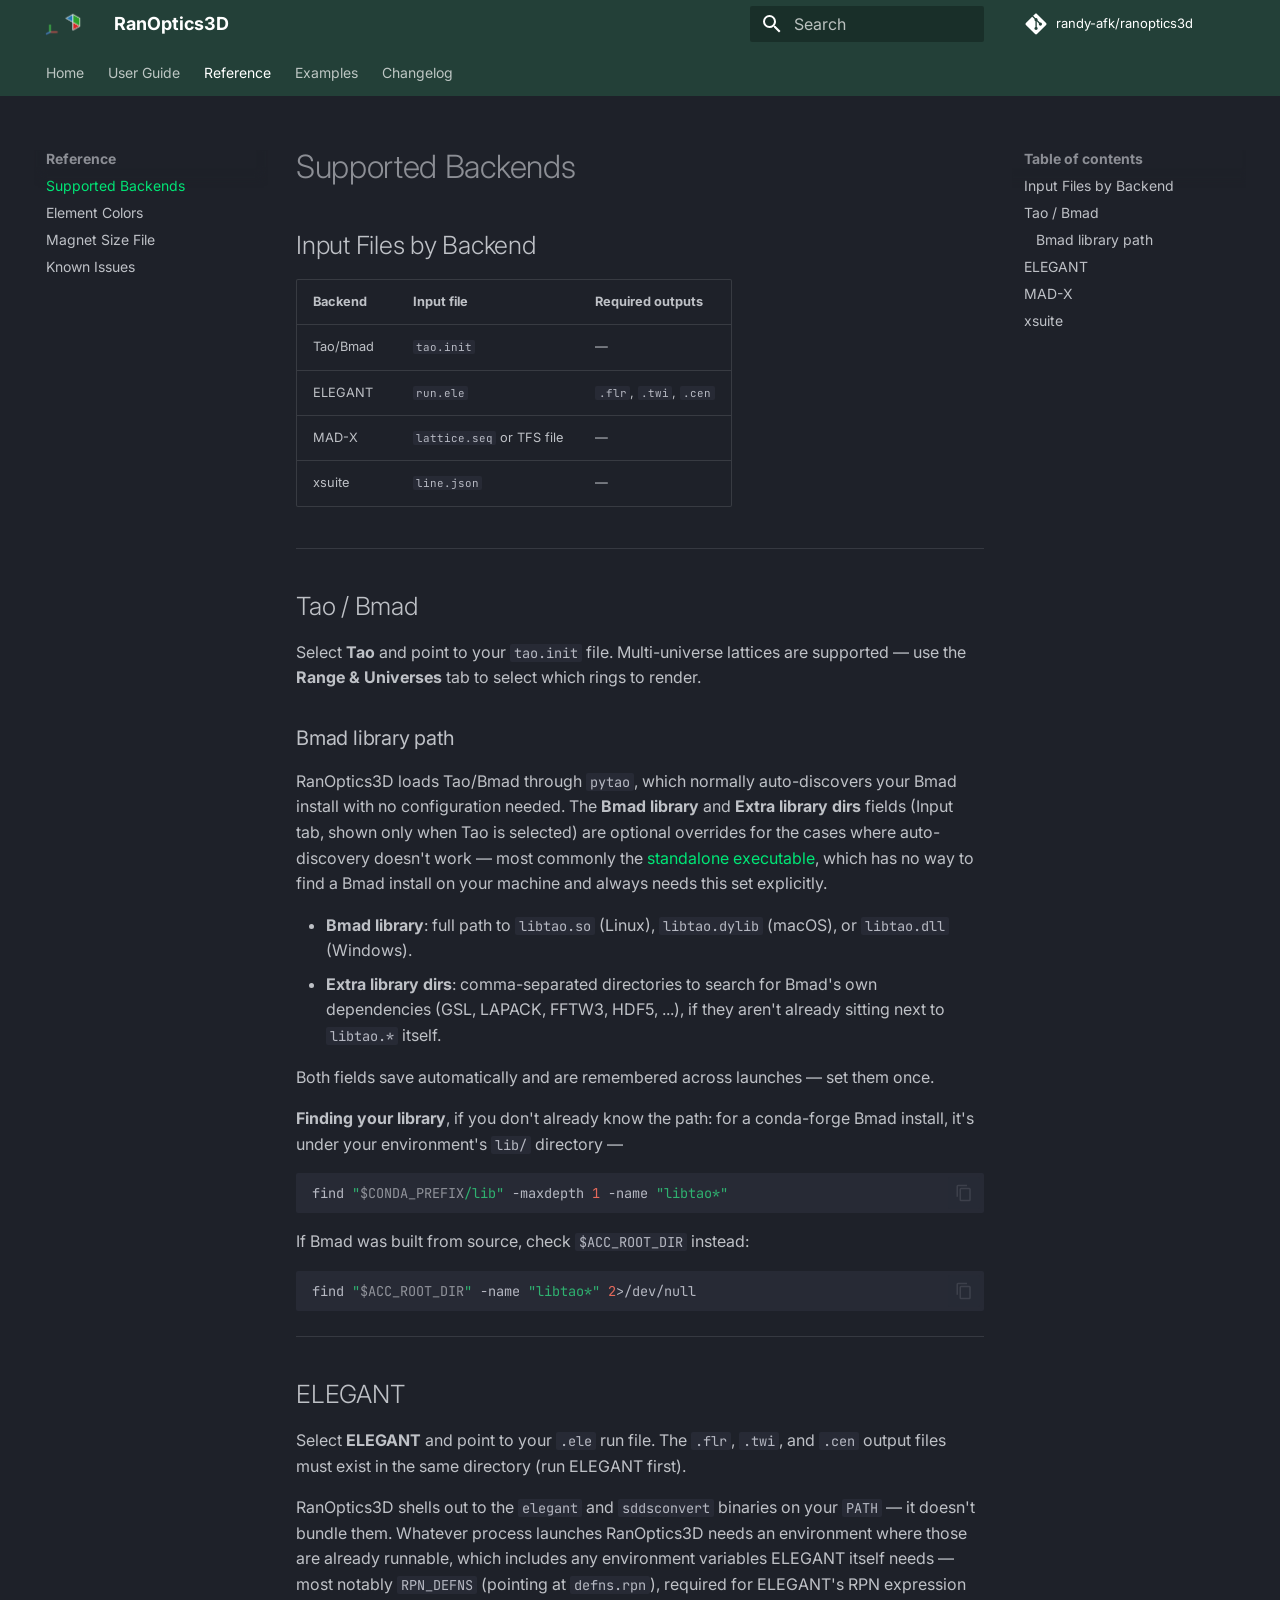
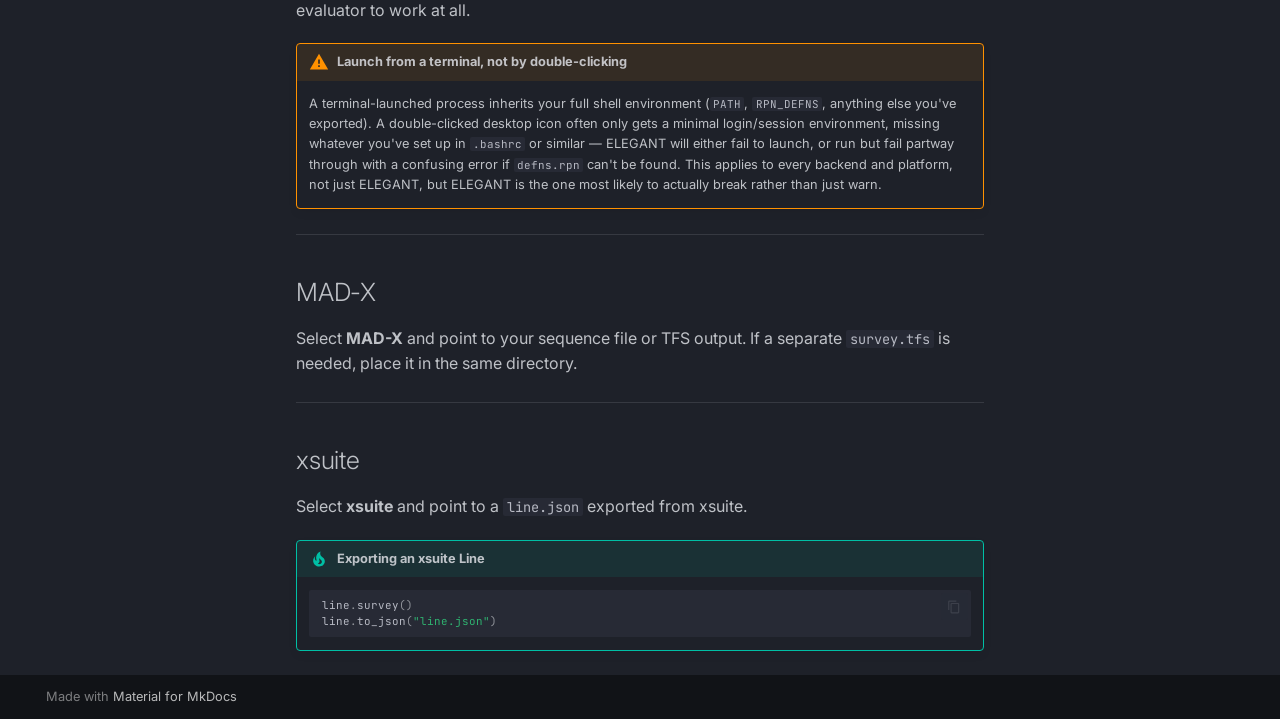
<file: reference/backends/index.html>
<!doctype html>
<html lang="en" class="no-js">
  <head>
    
      <meta charset="utf-8">
      <meta name="viewport" content="width=device-width,initial-scale=1">
      
      
      
        <link rel="canonical" href="https://randy-afk.github.io/ranoptics3d/reference/backends/">
      
      
        <link rel="prev" href="../../guide/navigation/">
      
      
        <link rel="next" href="../element-colors/">
      
      
        
      
      
      <link rel="icon" href="../../assets/logo_docs.png">
      <meta name="generator" content="mkdocs-1.6.1, mkdocs-material-9.7.7">
    
    
      
        <title>Supported Backends - RanOptics3D</title>
      
    
    
      <link rel="stylesheet" href="../../assets/stylesheets/main.ec1eaa64.min.css">
      
        
        <link rel="stylesheet" href="../../assets/stylesheets/palette.ab4e12ef.min.css">
      
      


    
    
      
    
    
      
        
        
        <link rel="preconnect" href="https://fonts.gstatic.com" crossorigin>
        <link rel="stylesheet" href="https://fonts.googleapis.com/css?family=Inter:300,300i,400,400i,700,700i%7CJetBrains+Mono:400,400i,700,700i&display=fallback">
        <style>:root{--md-text-font:"Inter";--md-code-font:"JetBrains Mono"}</style>
      
    
    
      <link rel="stylesheet" href="../../stylesheets/extra.css">
    
    <script>__md_scope=new URL("../..",location),__md_hash=e=>[...e].reduce(((e,_)=>(e<<5)-e+_.charCodeAt(0)),0),__md_get=(e,_=localStorage,t=__md_scope)=>JSON.parse(_.getItem(t.pathname+"."+e)),__md_set=(e,_,t=localStorage,a=__md_scope)=>{try{t.setItem(a.pathname+"."+e,JSON.stringify(_))}catch(e){}}</script>
    
      

    
    
  </head>
  
  
    
    
    
    
    
    <body dir="ltr" data-md-color-scheme="slate" data-md-color-primary="custom" data-md-color-accent="deep-orange">
  
    
    <input class="md-toggle" data-md-toggle="drawer" type="checkbox" id="__drawer" autocomplete="off">
    <input class="md-toggle" data-md-toggle="search" type="checkbox" id="__search" autocomplete="off">
    <label class="md-overlay" for="__drawer"></label>
    <div data-md-component="skip">
      
        
        <a href="#supported-backends" class="md-skip">
          Skip to content
        </a>
      
    </div>
    <div data-md-component="announce">
      
    </div>
    
    
      

<header class="md-header" data-md-component="header">
  <nav class="md-header__inner md-grid" aria-label="Header">
    <a href="../.." title="RanOptics3D" class="md-header__button md-logo" aria-label="RanOptics3D" data-md-component="logo">
      
  <img src="../../assets/logo_docs.png" alt="logo">

    </a>
    <label class="md-header__button md-icon" for="__drawer">
      
      <svg xmlns="http://www.w3.org/2000/svg" viewBox="0 0 24 24"><path d="M3 6h18v2H3zm0 5h18v2H3zm0 5h18v2H3z"/></svg>
    </label>
    <div class="md-header__title" data-md-component="header-title">
      <div class="md-header__ellipsis">
        <div class="md-header__topic">
          <span class="md-ellipsis">
            RanOptics3D
          </span>
        </div>
        <div class="md-header__topic" data-md-component="header-topic">
          <span class="md-ellipsis">
            
              Supported Backends
            
          </span>
        </div>
      </div>
    </div>
    
      
    
    
    
    
      
      
        <label class="md-header__button md-icon" for="__search">
          
          <svg xmlns="http://www.w3.org/2000/svg" viewBox="0 0 24 24"><path d="M9.5 3A6.5 6.5 0 0 1 16 9.5c0 1.61-.59 3.09-1.56 4.23l.27.27h.79l5 5-1.5 1.5-5-5v-.79l-.27-.27A6.52 6.52 0 0 1 9.5 16 6.5 6.5 0 0 1 3 9.5 6.5 6.5 0 0 1 9.5 3m0 2C7 5 5 7 5 9.5S7 14 9.5 14 14 12 14 9.5 12 5 9.5 5"/></svg>
        </label>
        <div class="md-search" data-md-component="search" role="dialog">
  <label class="md-search__overlay" for="__search"></label>
  <div class="md-search__inner" role="search">
    <form class="md-search__form" name="search">
      <input type="text" class="md-search__input" name="query" aria-label="Search" placeholder="Search" autocapitalize="off" autocorrect="off" autocomplete="off" spellcheck="false" data-md-component="search-query" required>
      <label class="md-search__icon md-icon" for="__search">
        
        <svg xmlns="http://www.w3.org/2000/svg" viewBox="0 0 24 24"><path d="M9.5 3A6.5 6.5 0 0 1 16 9.5c0 1.61-.59 3.09-1.56 4.23l.27.27h.79l5 5-1.5 1.5-5-5v-.79l-.27-.27A6.52 6.52 0 0 1 9.5 16 6.5 6.5 0 0 1 3 9.5 6.5 6.5 0 0 1 9.5 3m0 2C7 5 5 7 5 9.5S7 14 9.5 14 14 12 14 9.5 12 5 9.5 5"/></svg>
        
        <svg xmlns="http://www.w3.org/2000/svg" viewBox="0 0 24 24"><path d="M20 11v2H8l5.5 5.5-1.42 1.42L4.16 12l7.92-7.92L13.5 5.5 8 11z"/></svg>
      </label>
      <nav class="md-search__options" aria-label="Search">
        
        <button type="reset" class="md-search__icon md-icon" title="Clear" aria-label="Clear" tabindex="-1">
          
          <svg xmlns="http://www.w3.org/2000/svg" viewBox="0 0 24 24"><path d="M19 6.41 17.59 5 12 10.59 6.41 5 5 6.41 10.59 12 5 17.59 6.41 19 12 13.41 17.59 19 19 17.59 13.41 12z"/></svg>
        </button>
      </nav>
      
        <div class="md-search__suggest" data-md-component="search-suggest"></div>
      
    </form>
    <div class="md-search__output">
      <div class="md-search__scrollwrap" tabindex="0" data-md-scrollfix>
        <div class="md-search-result" data-md-component="search-result">
          <div class="md-search-result__meta">
            Initializing search
          </div>
          <ol class="md-search-result__list" role="presentation"></ol>
        </div>
      </div>
    </div>
  </div>
</div>
      
    
    
      <div class="md-header__source">
        <a href="https://github.com/randy-afk/ranoptics3d" title="Go to repository" class="md-source" data-md-component="source">
  <div class="md-source__icon md-icon">
    
    <svg xmlns="http://www.w3.org/2000/svg" viewBox="0 0 448 512"><!--! Font Awesome Free 7.1.0 by @fontawesome - https://fontawesome.com License - https://fontawesome.com/license/free (Icons: CC BY 4.0, Fonts: SIL OFL 1.1, Code: MIT License) Copyright 2025 Fonticons, Inc.--><path d="M439.6 236.1 244 40.5c-5.4-5.5-12.8-8.5-20.4-8.5s-15 3-20.4 8.4L162.5 81l51.5 51.5c27.1-9.1 52.7 16.8 43.4 43.7l49.7 49.7c34.2-11.8 61.2 31 35.5 56.7-26.5 26.5-70.2-2.9-56-37.3L240.3 199v121.9c25.3 12.5 22.3 41.8 9.1 55-6.4 6.4-15.2 10.1-24.3 10.1s-17.8-3.6-24.3-10.1c-17.6-17.6-11.1-46.9 11.2-56v-123c-20.8-8.5-24.6-30.7-18.6-45L142.6 101 8.5 235.1C3 240.6 0 247.9 0 255.5s3 15 8.5 20.4l195.6 195.7c5.4 5.4 12.7 8.4 20.4 8.4s15-3 20.4-8.4l194.7-194.7c5.4-5.4 8.4-12.8 8.4-20.4s-3-15-8.4-20.4"/></svg>
  </div>
  <div class="md-source__repository">
    randy-afk/ranoptics3d
  </div>
</a>
      </div>
    
  </nav>
  
</header>
    
    <div class="md-container" data-md-component="container">
      
      
        
          
            
<nav class="md-tabs" aria-label="Tabs" data-md-component="tabs">
  <div class="md-grid">
    <ul class="md-tabs__list">
      
        
  
  
  
  
    <li class="md-tabs__item">
      <a href="../.." class="md-tabs__link">
        
  
  
    
  
  Home

      </a>
    </li>
  

      
        
  
  
  
  
    
    
      <li class="md-tabs__item">
        <a href="../../guide/getting-started/" class="md-tabs__link">
          
  
  
  User Guide

        </a>
      </li>
    
  

      
        
  
  
  
    
  
  
    
    
      <li class="md-tabs__item md-tabs__item--active">
        <a href="./" class="md-tabs__link">
          
  
  
  Reference

        </a>
      </li>
    
  

      
        
  
  
  
  
    <li class="md-tabs__item">
      <a href="../../examples/" class="md-tabs__link">
        
  
  
    
  
  Examples

      </a>
    </li>
  

      
        
  
  
  
  
    <li class="md-tabs__item">
      <a href="../../changelog/" class="md-tabs__link">
        
  
  
    
  
  Changelog

      </a>
    </li>
  

      
    </ul>
  </div>
</nav>
          
        
      
      <main class="md-main" data-md-component="main">
        <div class="md-main__inner md-grid">
          
            
              
              <div class="md-sidebar md-sidebar--primary" data-md-component="sidebar" data-md-type="navigation" >
                <div class="md-sidebar__scrollwrap">
                  <div class="md-sidebar__inner">
                    


  


<nav class="md-nav md-nav--primary md-nav--lifted" aria-label="Navigation" data-md-level="0">
  <label class="md-nav__title" for="__drawer">
    <a href="../.." title="RanOptics3D" class="md-nav__button md-logo" aria-label="RanOptics3D" data-md-component="logo">
      
  <img src="../../assets/logo_docs.png" alt="logo">

    </a>
    RanOptics3D
  </label>
  
    <div class="md-nav__source">
      <a href="https://github.com/randy-afk/ranoptics3d" title="Go to repository" class="md-source" data-md-component="source">
  <div class="md-source__icon md-icon">
    
    <svg xmlns="http://www.w3.org/2000/svg" viewBox="0 0 448 512"><!--! Font Awesome Free 7.1.0 by @fontawesome - https://fontawesome.com License - https://fontawesome.com/license/free (Icons: CC BY 4.0, Fonts: SIL OFL 1.1, Code: MIT License) Copyright 2025 Fonticons, Inc.--><path d="M439.6 236.1 244 40.5c-5.4-5.5-12.8-8.5-20.4-8.5s-15 3-20.4 8.4L162.5 81l51.5 51.5c27.1-9.1 52.7 16.8 43.4 43.7l49.7 49.7c34.2-11.8 61.2 31 35.5 56.7-26.5 26.5-70.2-2.9-56-37.3L240.3 199v121.9c25.3 12.5 22.3 41.8 9.1 55-6.4 6.4-15.2 10.1-24.3 10.1s-17.8-3.6-24.3-10.1c-17.6-17.6-11.1-46.9 11.2-56v-123c-20.8-8.5-24.6-30.7-18.6-45L142.6 101 8.5 235.1C3 240.6 0 247.9 0 255.5s3 15 8.5 20.4l195.6 195.7c5.4 5.4 12.7 8.4 20.4 8.4s15-3 20.4-8.4l194.7-194.7c5.4-5.4 8.4-12.8 8.4-20.4s-3-15-8.4-20.4"/></svg>
  </div>
  <div class="md-source__repository">
    randy-afk/ranoptics3d
  </div>
</a>
    </div>
  
  <ul class="md-nav__list" data-md-scrollfix>
    
      
      
  
  
  
  
    <li class="md-nav__item">
      <a href="../.." class="md-nav__link">
        
  
  
  <span class="md-ellipsis">
    
  
    Home
  

    
  </span>
  
  

      </a>
    </li>
  

    
      
      
  
  
  
  
    
    
    
    
      
      
        
      
    
    
    <li class="md-nav__item md-nav__item--nested">
      
        
        
        <input class="md-nav__toggle md-toggle " type="checkbox" id="__nav_2" >
        
          
          <label class="md-nav__link" for="__nav_2" id="__nav_2_label" tabindex="0">
            
  
  
  <span class="md-ellipsis">
    
  
    User Guide
  

    
  </span>
  
  

            <span class="md-nav__icon md-icon"></span>
          </label>
        
        <nav class="md-nav" data-md-level="1" aria-labelledby="__nav_2_label" aria-expanded="false">
          <label class="md-nav__title" for="__nav_2">
            <span class="md-nav__icon md-icon"></span>
            
  
    User Guide
  

          </label>
          <ul class="md-nav__list" data-md-scrollfix>
            
              
                
  
  
  
  
    <li class="md-nav__item">
      <a href="../../guide/getting-started/" class="md-nav__link">
        
  
  
  <span class="md-ellipsis">
    
  
    Getting Started
  

    
  </span>
  
  

      </a>
    </li>
  

              
            
              
                
  
  
  
  
    <li class="md-nav__item">
      <a href="../../guide/gui-walkthrough/" class="md-nav__link">
        
  
  
  <span class="md-ellipsis">
    
  
    GUI Walkthrough
  

    
  </span>
  
  

      </a>
    </li>
  

              
            
              
                
  
  
  
  
    <li class="md-nav__item">
      <a href="../../guide/viewer/" class="md-nav__link">
        
  
  
  <span class="md-ellipsis">
    
  
    3D Viewer
  

    
  </span>
  
  

      </a>
    </li>
  

              
            
              
                
  
  
  
  
    <li class="md-nav__item">
      <a href="../../guide/twiss-inspector/" class="md-nav__link">
        
  
  
  <span class="md-ellipsis">
    
  
    Twiss Inspector
  

    
  </span>
  
  

      </a>
    </li>
  

              
            
              
                
  
  
  
  
    <li class="md-nav__item">
      <a href="../../guide/navigation/" class="md-nav__link">
        
  
  
  <span class="md-ellipsis">
    
  
    Navigation & Controls
  

    
  </span>
  
  

      </a>
    </li>
  

              
            
          </ul>
        </nav>
      
    </li>
  

    
      
      
  
  
    
  
  
  
    
    
    
    
      
        
        
      
      
        
      
    
    
    <li class="md-nav__item md-nav__item--active md-nav__item--section md-nav__item--nested">
      
        
        
        <input class="md-nav__toggle md-toggle " type="checkbox" id="__nav_3" checked>
        
          
          <label class="md-nav__link" for="__nav_3" id="__nav_3_label" tabindex="">
            
  
  
  <span class="md-ellipsis">
    
  
    Reference
  

    
  </span>
  
  

            <span class="md-nav__icon md-icon"></span>
          </label>
        
        <nav class="md-nav" data-md-level="1" aria-labelledby="__nav_3_label" aria-expanded="true">
          <label class="md-nav__title" for="__nav_3">
            <span class="md-nav__icon md-icon"></span>
            
  
    Reference
  

          </label>
          <ul class="md-nav__list" data-md-scrollfix>
            
              
                
  
  
    
  
  
  
    <li class="md-nav__item md-nav__item--active">
      
      <input class="md-nav__toggle md-toggle" type="checkbox" id="__toc">
      
      
        
      
      
        <label class="md-nav__link md-nav__link--active" for="__toc">
          
  
  
  <span class="md-ellipsis">
    
  
    Supported Backends
  

    
  </span>
  
  

          <span class="md-nav__icon md-icon"></span>
        </label>
      
      <a href="./" class="md-nav__link md-nav__link--active">
        
  
  
  <span class="md-ellipsis">
    
  
    Supported Backends
  

    
  </span>
  
  

      </a>
      
        

<nav class="md-nav md-nav--secondary" aria-label="Table of contents">
  
  
  
    
  
  
    <label class="md-nav__title" for="__toc">
      <span class="md-nav__icon md-icon"></span>
      Table of contents
    </label>
    <ul class="md-nav__list" data-md-component="toc" data-md-scrollfix>
      
        <li class="md-nav__item">
  <a href="#input-files-by-backend" class="md-nav__link">
    <span class="md-ellipsis">
      
        Input Files by Backend
      
    </span>
  </a>
  
</li>
      
        <li class="md-nav__item">
  <a href="#tao-bmad" class="md-nav__link">
    <span class="md-ellipsis">
      
        Tao / Bmad
      
    </span>
  </a>
  
    <nav class="md-nav" aria-label="Tao / Bmad">
      <ul class="md-nav__list">
        
          <li class="md-nav__item">
  <a href="#bmad-library-path" class="md-nav__link">
    <span class="md-ellipsis">
      
        Bmad library path
      
    </span>
  </a>
  
</li>
        
      </ul>
    </nav>
  
</li>
      
        <li class="md-nav__item">
  <a href="#elegant" class="md-nav__link">
    <span class="md-ellipsis">
      
        ELEGANT
      
    </span>
  </a>
  
</li>
      
        <li class="md-nav__item">
  <a href="#mad-x" class="md-nav__link">
    <span class="md-ellipsis">
      
        MAD-X
      
    </span>
  </a>
  
</li>
      
        <li class="md-nav__item">
  <a href="#xsuite" class="md-nav__link">
    <span class="md-ellipsis">
      
        xsuite
      
    </span>
  </a>
  
</li>
      
    </ul>
  
</nav>
      
    </li>
  

              
            
              
                
  
  
  
  
    <li class="md-nav__item">
      <a href="../element-colors/" class="md-nav__link">
        
  
  
  <span class="md-ellipsis">
    
  
    Element Colors
  

    
  </span>
  
  

      </a>
    </li>
  

              
            
              
                
  
  
  
  
    <li class="md-nav__item">
      <a href="../magnet-size-file/" class="md-nav__link">
        
  
  
  <span class="md-ellipsis">
    
  
    Magnet Size File
  

    
  </span>
  
  

      </a>
    </li>
  

              
            
              
                
  
  
  
  
    <li class="md-nav__item">
      <a href="../known-issues/" class="md-nav__link">
        
  
  
  <span class="md-ellipsis">
    
  
    Known Issues
  

    
  </span>
  
  

      </a>
    </li>
  

              
            
          </ul>
        </nav>
      
    </li>
  

    
      
      
  
  
  
  
    <li class="md-nav__item">
      <a href="../../examples/" class="md-nav__link">
        
  
  
  <span class="md-ellipsis">
    
  
    Examples
  

    
  </span>
  
  

      </a>
    </li>
  

    
      
      
  
  
  
  
    <li class="md-nav__item">
      <a href="../../changelog/" class="md-nav__link">
        
  
  
  <span class="md-ellipsis">
    
  
    Changelog
  

    
  </span>
  
  

      </a>
    </li>
  

    
  </ul>
</nav>
                  </div>
                </div>
              </div>
            
            
              
              <div class="md-sidebar md-sidebar--secondary" data-md-component="sidebar" data-md-type="toc" >
                <div class="md-sidebar__scrollwrap">
                  <div class="md-sidebar__inner">
                    

<nav class="md-nav md-nav--secondary" aria-label="Table of contents">
  
  
  
    
  
  
    <label class="md-nav__title" for="__toc">
      <span class="md-nav__icon md-icon"></span>
      Table of contents
    </label>
    <ul class="md-nav__list" data-md-component="toc" data-md-scrollfix>
      
        <li class="md-nav__item">
  <a href="#input-files-by-backend" class="md-nav__link">
    <span class="md-ellipsis">
      
        Input Files by Backend
      
    </span>
  </a>
  
</li>
      
        <li class="md-nav__item">
  <a href="#tao-bmad" class="md-nav__link">
    <span class="md-ellipsis">
      
        Tao / Bmad
      
    </span>
  </a>
  
    <nav class="md-nav" aria-label="Tao / Bmad">
      <ul class="md-nav__list">
        
          <li class="md-nav__item">
  <a href="#bmad-library-path" class="md-nav__link">
    <span class="md-ellipsis">
      
        Bmad library path
      
    </span>
  </a>
  
</li>
        
      </ul>
    </nav>
  
</li>
      
        <li class="md-nav__item">
  <a href="#elegant" class="md-nav__link">
    <span class="md-ellipsis">
      
        ELEGANT
      
    </span>
  </a>
  
</li>
      
        <li class="md-nav__item">
  <a href="#mad-x" class="md-nav__link">
    <span class="md-ellipsis">
      
        MAD-X
      
    </span>
  </a>
  
</li>
      
        <li class="md-nav__item">
  <a href="#xsuite" class="md-nav__link">
    <span class="md-ellipsis">
      
        xsuite
      
    </span>
  </a>
  
</li>
      
    </ul>
  
</nav>
                  </div>
                </div>
              </div>
            
          
          
            <div class="md-content" data-md-component="content">
              
              <article class="md-content__inner md-typeset">
                
                  


  
  


<h1 id="supported-backends">Supported Backends</h1>
<h2 id="input-files-by-backend">Input Files by Backend</h2>
<table>
<thead>
<tr>
<th>Backend</th>
<th>Input file</th>
<th>Required outputs</th>
</tr>
</thead>
<tbody>
<tr>
<td>Tao/Bmad</td>
<td><code>tao.init</code></td>
<td>—</td>
</tr>
<tr>
<td>ELEGANT</td>
<td><code>run.ele</code></td>
<td><code>.flr</code>, <code>.twi</code>, <code>.cen</code></td>
</tr>
<tr>
<td>MAD-X</td>
<td><code>lattice.seq</code> or TFS file</td>
<td>—</td>
</tr>
<tr>
<td>xsuite</td>
<td><code>line.json</code></td>
<td>—</td>
</tr>
</tbody>
</table>
<hr />
<h2 id="tao-bmad">Tao / Bmad</h2>
<p>Select <strong>Tao</strong> and point to your <code>tao.init</code> file. Multi-universe lattices are supported —
use the <strong>Range &amp; Universes</strong> tab to select which rings to render.</p>
<h3 id="bmad-library-path">Bmad library path</h3>
<p>RanOptics3D loads Tao/Bmad through <code>pytao</code>, which normally auto-discovers your Bmad
install with no configuration needed. The <strong>Bmad library</strong> and <strong>Extra library dirs</strong>
fields (Input tab, shown only when Tao is selected) are optional overrides for the
cases where auto-discovery doesn't work — most commonly the
<a href="https://github.com/randy-afk/ranoptics3d/releases">standalone executable</a>, which has
no way to find a Bmad install on your machine and always needs this set explicitly.</p>
<ul>
<li><strong>Bmad library</strong>: full path to <code>libtao.so</code> (Linux), <code>libtao.dylib</code> (macOS), or
  <code>libtao.dll</code> (Windows).</li>
<li><strong>Extra library dirs</strong>: comma-separated directories to search for Bmad's own
  dependencies (GSL, LAPACK, FFTW3, HDF5, ...), if they aren't already sitting next
  to <code>libtao.*</code> itself.</li>
</ul>
<p>Both fields save automatically and are remembered across launches — set them once.</p>
<p><strong>Finding your library</strong>, if you don't already know the path: for a conda-forge
Bmad install, it's under your environment's <code>lib/</code> directory —</p>
<div class="highlight"><pre><span></span><code><a id="__codelineno-0-1" name="__codelineno-0-1" href="#__codelineno-0-1"></a>find<span class="w"> </span><span class="s2">"</span><span class="nv">$CONDA_PREFIX</span><span class="s2">/lib"</span><span class="w"> </span>-maxdepth<span class="w"> </span><span class="m">1</span><span class="w"> </span>-name<span class="w"> </span><span class="s2">"libtao*"</span>
</code></pre></div>
<p>If Bmad was built from source, check <code>$ACC_ROOT_DIR</code> instead:</p>
<div class="highlight"><pre><span></span><code><a id="__codelineno-1-1" name="__codelineno-1-1" href="#__codelineno-1-1"></a>find<span class="w"> </span><span class="s2">"</span><span class="nv">$ACC_ROOT_DIR</span><span class="s2">"</span><span class="w"> </span>-name<span class="w"> </span><span class="s2">"libtao*"</span><span class="w"> </span><span class="m">2</span>&gt;/dev/null
</code></pre></div>
<hr />
<h2 id="elegant">ELEGANT</h2>
<p>Select <strong>ELEGANT</strong> and point to your <code>.ele</code> run file. The <code>.flr</code>, <code>.twi</code>, and <code>.cen</code>
output files must exist in the same directory (run ELEGANT first).</p>
<p>RanOptics3D shells out to the <code>elegant</code> and <code>sddsconvert</code> binaries on your <code>PATH</code> —
it doesn't bundle them. Whatever process launches RanOptics3D needs an environment
where those are already runnable, which includes any environment variables ELEGANT
itself needs — most notably <code>RPN_DEFNS</code> (pointing at <code>defns.rpn</code>), required for
ELEGANT's RPN expression evaluator to work at all.</p>
<div class="admonition warning">
<p class="admonition-title">Launch from a terminal, not by double-clicking</p>
<p>A terminal-launched process inherits your full shell environment (<code>PATH</code>,
<code>RPN_DEFNS</code>, anything else you've exported). A double-clicked desktop icon
often only gets a minimal login/session environment, missing whatever you've
set up in <code>.bashrc</code> or similar — ELEGANT will either fail to launch, or run
but fail partway through with a confusing error if <code>defns.rpn</code> can't be
found. This applies to every backend and platform, not just ELEGANT, but
ELEGANT is the one most likely to actually break rather than just warn.</p>
</div>
<hr />
<h2 id="mad-x">MAD-X</h2>
<p>Select <strong>MAD-X</strong> and point to your sequence file or TFS output. If a separate
<code>survey.tfs</code> is needed, place it in the same directory.</p>
<hr />
<h2 id="xsuite">xsuite</h2>
<p>Select <strong>xsuite</strong> and point to a <code>line.json</code> exported from xsuite.</p>
<div class="admonition tip">
<p class="admonition-title">Exporting an xsuite Line</p>
<div class="highlight"><pre><span></span><code><a id="__codelineno-2-1" name="__codelineno-2-1" href="#__codelineno-2-1"></a><span class="n">line</span><span class="o">.</span><span class="n">survey</span><span class="p">()</span>
<a id="__codelineno-2-2" name="__codelineno-2-2" href="#__codelineno-2-2"></a><span class="n">line</span><span class="o">.</span><span class="n">to_json</span><span class="p">(</span><span class="s2">"line.json"</span><span class="p">)</span>
</code></pre></div>
</div>












                
              </article>
            </div>
          
          
<script>var target=document.getElementById(location.hash.slice(1));target&&target.name&&(target.checked=target.name.startsWith("__tabbed_"))</script>
        </div>
        
          <button type="button" class="md-top md-icon" data-md-component="top" hidden>
  
  <svg xmlns="http://www.w3.org/2000/svg" viewBox="0 0 24 24"><path d="M13 20h-2V8l-5.5 5.5-1.42-1.42L12 4.16l7.92 7.92-1.42 1.42L13 8z"/></svg>
  Back to top
</button>
        
      </main>
      
        <footer class="md-footer">
  
  <div class="md-footer-meta md-typeset">
    <div class="md-footer-meta__inner md-grid">
      <div class="md-copyright">
  
  
    Made with
    <a href="https://squidfunk.github.io/mkdocs-material/" target="_blank" rel="noopener">
      Material for MkDocs
    </a>
  
</div>
      
    </div>
  </div>
</footer>
      
    </div>
    <div class="md-dialog" data-md-component="dialog">
      <div class="md-dialog__inner md-typeset"></div>
    </div>
    
    
    
      
      
      <script id="__config" type="application/json">{"annotate": null, "base": "../..", "features": ["navigation.tabs", "navigation.sections", "navigation.top", "search.highlight", "search.suggest", "content.code.copy"], "search": "../../assets/javascripts/workers/search.2c215733.min.js", "tags": null, "translations": {"clipboard.copied": "Copied to clipboard", "clipboard.copy": "Copy to clipboard", "search.result.more.one": "1 more on this page", "search.result.more.other": "# more on this page", "search.result.none": "No matching documents", "search.result.one": "1 matching document", "search.result.other": "# matching documents", "search.result.placeholder": "Type to start searching", "search.result.term.missing": "Missing", "select.version": "Select version"}, "version": null}</script>
    
    
      <script src="../../assets/javascripts/bundle.d7400e89.min.js"></script>
      
    
  </body>
</html>
</file>
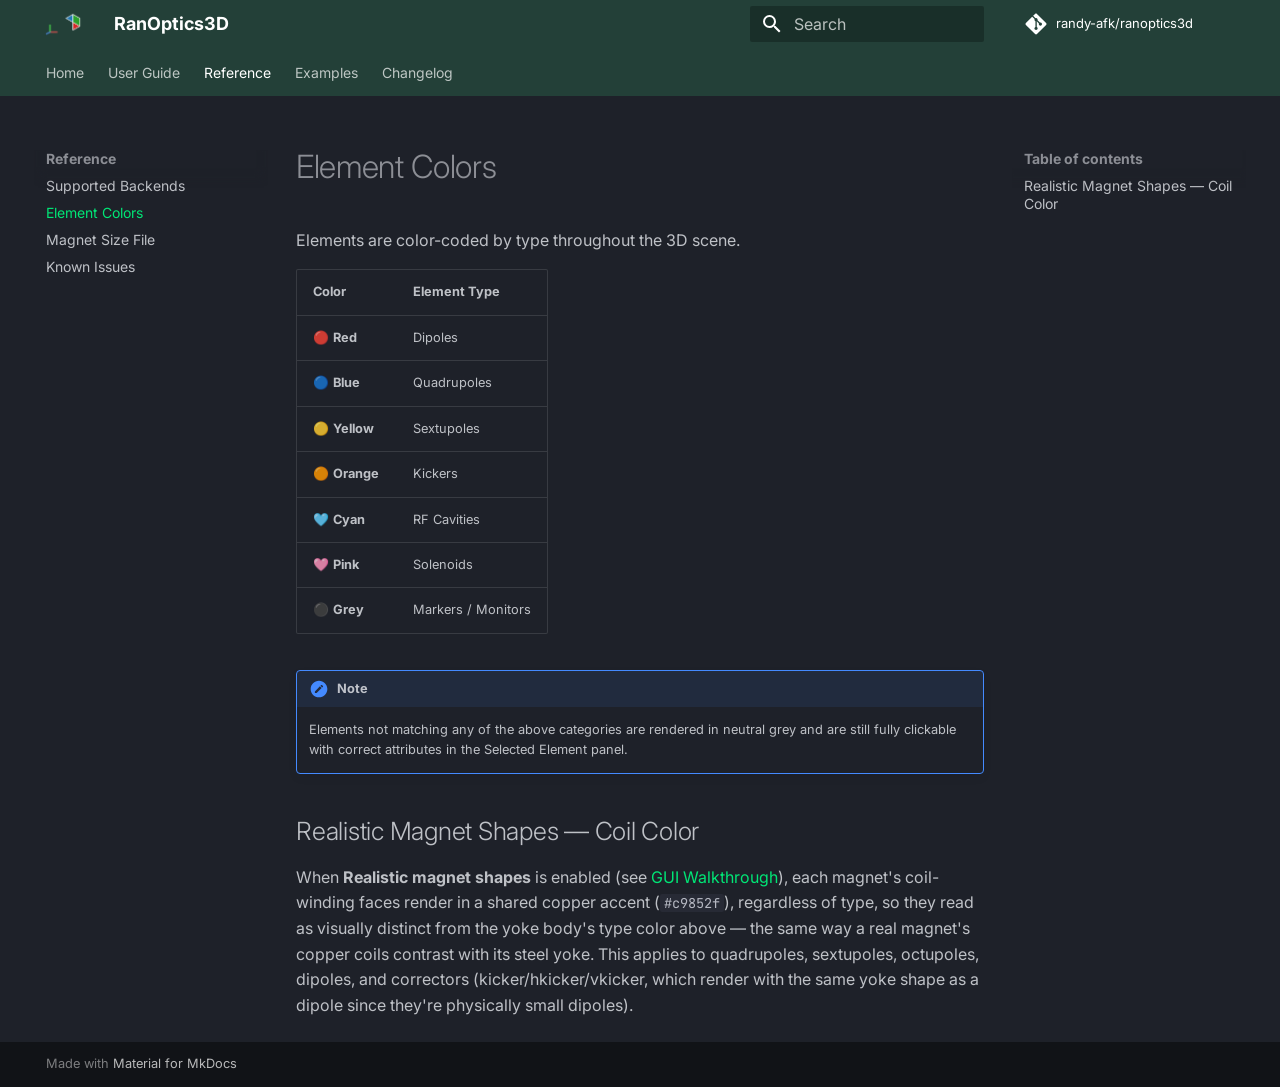
<file: reference/element-colors/index.html>
<!doctype html>
<html lang="en" class="no-js">
  <head>
    
      <meta charset="utf-8">
      <meta name="viewport" content="width=device-width,initial-scale=1">
      
      
      
        <link rel="canonical" href="https://randy-afk.github.io/ranoptics3d/reference/element-colors/">
      
      
        <link rel="prev" href="../backends/">
      
      
        <link rel="next" href="../magnet-size-file/">
      
      
        
      
      
      <link rel="icon" href="../../assets/logo_docs.png">
      <meta name="generator" content="mkdocs-1.6.1, mkdocs-material-9.7.7">
    
    
      
        <title>Element Colors - RanOptics3D</title>
      
    
    
      <link rel="stylesheet" href="../../assets/stylesheets/main.ec1eaa64.min.css">
      
        
        <link rel="stylesheet" href="../../assets/stylesheets/palette.ab4e12ef.min.css">
      
      


    
    
      
    
    
      
        
        
        <link rel="preconnect" href="https://fonts.gstatic.com" crossorigin>
        <link rel="stylesheet" href="https://fonts.googleapis.com/css?family=Inter:300,300i,400,400i,700,700i%7CJetBrains+Mono:400,400i,700,700i&display=fallback">
        <style>:root{--md-text-font:"Inter";--md-code-font:"JetBrains Mono"}</style>
      
    
    
      <link rel="stylesheet" href="../../stylesheets/extra.css">
    
    <script>__md_scope=new URL("../..",location),__md_hash=e=>[...e].reduce(((e,_)=>(e<<5)-e+_.charCodeAt(0)),0),__md_get=(e,_=localStorage,t=__md_scope)=>JSON.parse(_.getItem(t.pathname+"."+e)),__md_set=(e,_,t=localStorage,a=__md_scope)=>{try{t.setItem(a.pathname+"."+e,JSON.stringify(_))}catch(e){}}</script>
    
      

    
    
  </head>
  
  
    
    
    
    
    
    <body dir="ltr" data-md-color-scheme="slate" data-md-color-primary="custom" data-md-color-accent="deep-orange">
  
    
    <input class="md-toggle" data-md-toggle="drawer" type="checkbox" id="__drawer" autocomplete="off">
    <input class="md-toggle" data-md-toggle="search" type="checkbox" id="__search" autocomplete="off">
    <label class="md-overlay" for="__drawer"></label>
    <div data-md-component="skip">
      
        
        <a href="#element-colors" class="md-skip">
          Skip to content
        </a>
      
    </div>
    <div data-md-component="announce">
      
    </div>
    
    
      

<header class="md-header" data-md-component="header">
  <nav class="md-header__inner md-grid" aria-label="Header">
    <a href="../.." title="RanOptics3D" class="md-header__button md-logo" aria-label="RanOptics3D" data-md-component="logo">
      
  <img src="../../assets/logo_docs.png" alt="logo">

    </a>
    <label class="md-header__button md-icon" for="__drawer">
      
      <svg xmlns="http://www.w3.org/2000/svg" viewBox="0 0 24 24"><path d="M3 6h18v2H3zm0 5h18v2H3zm0 5h18v2H3z"/></svg>
    </label>
    <div class="md-header__title" data-md-component="header-title">
      <div class="md-header__ellipsis">
        <div class="md-header__topic">
          <span class="md-ellipsis">
            RanOptics3D
          </span>
        </div>
        <div class="md-header__topic" data-md-component="header-topic">
          <span class="md-ellipsis">
            
              Element Colors
            
          </span>
        </div>
      </div>
    </div>
    
      
    
    
    
    
      
      
        <label class="md-header__button md-icon" for="__search">
          
          <svg xmlns="http://www.w3.org/2000/svg" viewBox="0 0 24 24"><path d="M9.5 3A6.5 6.5 0 0 1 16 9.5c0 1.61-.59 3.09-1.56 4.23l.27.27h.79l5 5-1.5 1.5-5-5v-.79l-.27-.27A6.52 6.52 0 0 1 9.5 16 6.5 6.5 0 0 1 3 9.5 6.5 6.5 0 0 1 9.5 3m0 2C7 5 5 7 5 9.5S7 14 9.5 14 14 12 14 9.5 12 5 9.5 5"/></svg>
        </label>
        <div class="md-search" data-md-component="search" role="dialog">
  <label class="md-search__overlay" for="__search"></label>
  <div class="md-search__inner" role="search">
    <form class="md-search__form" name="search">
      <input type="text" class="md-search__input" name="query" aria-label="Search" placeholder="Search" autocapitalize="off" autocorrect="off" autocomplete="off" spellcheck="false" data-md-component="search-query" required>
      <label class="md-search__icon md-icon" for="__search">
        
        <svg xmlns="http://www.w3.org/2000/svg" viewBox="0 0 24 24"><path d="M9.5 3A6.5 6.5 0 0 1 16 9.5c0 1.61-.59 3.09-1.56 4.23l.27.27h.79l5 5-1.5 1.5-5-5v-.79l-.27-.27A6.52 6.52 0 0 1 9.5 16 6.5 6.5 0 0 1 3 9.5 6.5 6.5 0 0 1 9.5 3m0 2C7 5 5 7 5 9.5S7 14 9.5 14 14 12 14 9.5 12 5 9.5 5"/></svg>
        
        <svg xmlns="http://www.w3.org/2000/svg" viewBox="0 0 24 24"><path d="M20 11v2H8l5.5 5.5-1.42 1.42L4.16 12l7.92-7.92L13.5 5.5 8 11z"/></svg>
      </label>
      <nav class="md-search__options" aria-label="Search">
        
        <button type="reset" class="md-search__icon md-icon" title="Clear" aria-label="Clear" tabindex="-1">
          
          <svg xmlns="http://www.w3.org/2000/svg" viewBox="0 0 24 24"><path d="M19 6.41 17.59 5 12 10.59 6.41 5 5 6.41 10.59 12 5 17.59 6.41 19 12 13.41 17.59 19 19 17.59 13.41 12z"/></svg>
        </button>
      </nav>
      
        <div class="md-search__suggest" data-md-component="search-suggest"></div>
      
    </form>
    <div class="md-search__output">
      <div class="md-search__scrollwrap" tabindex="0" data-md-scrollfix>
        <div class="md-search-result" data-md-component="search-result">
          <div class="md-search-result__meta">
            Initializing search
          </div>
          <ol class="md-search-result__list" role="presentation"></ol>
        </div>
      </div>
    </div>
  </div>
</div>
      
    
    
      <div class="md-header__source">
        <a href="https://github.com/randy-afk/ranoptics3d" title="Go to repository" class="md-source" data-md-component="source">
  <div class="md-source__icon md-icon">
    
    <svg xmlns="http://www.w3.org/2000/svg" viewBox="0 0 448 512"><!--! Font Awesome Free 7.1.0 by @fontawesome - https://fontawesome.com License - https://fontawesome.com/license/free (Icons: CC BY 4.0, Fonts: SIL OFL 1.1, Code: MIT License) Copyright 2025 Fonticons, Inc.--><path d="M439.6 236.1 244 40.5c-5.4-5.5-12.8-8.5-20.4-8.5s-15 3-20.4 8.4L162.5 81l51.5 51.5c27.1-9.1 52.7 16.8 43.4 43.7l49.7 49.7c34.2-11.8 61.2 31 35.5 56.7-26.5 26.5-70.2-2.9-56-37.3L240.3 199v121.9c25.3 12.5 22.3 41.8 9.1 55-6.4 6.4-15.2 10.1-24.3 10.1s-17.8-3.6-24.3-10.1c-17.6-17.6-11.1-46.9 11.2-56v-123c-20.8-8.5-24.6-30.7-18.6-45L142.6 101 8.5 235.1C3 240.6 0 247.9 0 255.5s3 15 8.5 20.4l195.6 195.7c5.4 5.4 12.7 8.4 20.4 8.4s15-3 20.4-8.4l194.7-194.7c5.4-5.4 8.4-12.8 8.4-20.4s-3-15-8.4-20.4"/></svg>
  </div>
  <div class="md-source__repository">
    randy-afk/ranoptics3d
  </div>
</a>
      </div>
    
  </nav>
  
</header>
    
    <div class="md-container" data-md-component="container">
      
      
        
          
            
<nav class="md-tabs" aria-label="Tabs" data-md-component="tabs">
  <div class="md-grid">
    <ul class="md-tabs__list">
      
        
  
  
  
  
    <li class="md-tabs__item">
      <a href="../.." class="md-tabs__link">
        
  
  
    
  
  Home

      </a>
    </li>
  

      
        
  
  
  
  
    
    
      <li class="md-tabs__item">
        <a href="../../guide/getting-started/" class="md-tabs__link">
          
  
  
  User Guide

        </a>
      </li>
    
  

      
        
  
  
  
    
  
  
    
    
      <li class="md-tabs__item md-tabs__item--active">
        <a href="../backends/" class="md-tabs__link">
          
  
  
  Reference

        </a>
      </li>
    
  

      
        
  
  
  
  
    <li class="md-tabs__item">
      <a href="../../examples/" class="md-tabs__link">
        
  
  
    
  
  Examples

      </a>
    </li>
  

      
        
  
  
  
  
    <li class="md-tabs__item">
      <a href="../../changelog/" class="md-tabs__link">
        
  
  
    
  
  Changelog

      </a>
    </li>
  

      
    </ul>
  </div>
</nav>
          
        
      
      <main class="md-main" data-md-component="main">
        <div class="md-main__inner md-grid">
          
            
              
              <div class="md-sidebar md-sidebar--primary" data-md-component="sidebar" data-md-type="navigation" >
                <div class="md-sidebar__scrollwrap">
                  <div class="md-sidebar__inner">
                    


  


<nav class="md-nav md-nav--primary md-nav--lifted" aria-label="Navigation" data-md-level="0">
  <label class="md-nav__title" for="__drawer">
    <a href="../.." title="RanOptics3D" class="md-nav__button md-logo" aria-label="RanOptics3D" data-md-component="logo">
      
  <img src="../../assets/logo_docs.png" alt="logo">

    </a>
    RanOptics3D
  </label>
  
    <div class="md-nav__source">
      <a href="https://github.com/randy-afk/ranoptics3d" title="Go to repository" class="md-source" data-md-component="source">
  <div class="md-source__icon md-icon">
    
    <svg xmlns="http://www.w3.org/2000/svg" viewBox="0 0 448 512"><!--! Font Awesome Free 7.1.0 by @fontawesome - https://fontawesome.com License - https://fontawesome.com/license/free (Icons: CC BY 4.0, Fonts: SIL OFL 1.1, Code: MIT License) Copyright 2025 Fonticons, Inc.--><path d="M439.6 236.1 244 40.5c-5.4-5.5-12.8-8.5-20.4-8.5s-15 3-20.4 8.4L162.5 81l51.5 51.5c27.1-9.1 52.7 16.8 43.4 43.7l49.7 49.7c34.2-11.8 61.2 31 35.5 56.7-26.5 26.5-70.2-2.9-56-37.3L240.3 199v121.9c25.3 12.5 22.3 41.8 9.1 55-6.4 6.4-15.2 10.1-24.3 10.1s-17.8-3.6-24.3-10.1c-17.6-17.6-11.1-46.9 11.2-56v-123c-20.8-8.5-24.6-30.7-18.6-45L142.6 101 8.5 235.1C3 240.6 0 247.9 0 255.5s3 15 8.5 20.4l195.6 195.7c5.4 5.4 12.7 8.4 20.4 8.4s15-3 20.4-8.4l194.7-194.7c5.4-5.4 8.4-12.8 8.4-20.4s-3-15-8.4-20.4"/></svg>
  </div>
  <div class="md-source__repository">
    randy-afk/ranoptics3d
  </div>
</a>
    </div>
  
  <ul class="md-nav__list" data-md-scrollfix>
    
      
      
  
  
  
  
    <li class="md-nav__item">
      <a href="../.." class="md-nav__link">
        
  
  
  <span class="md-ellipsis">
    
  
    Home
  

    
  </span>
  
  

      </a>
    </li>
  

    
      
      
  
  
  
  
    
    
    
    
      
      
        
      
    
    
    <li class="md-nav__item md-nav__item--nested">
      
        
        
        <input class="md-nav__toggle md-toggle " type="checkbox" id="__nav_2" >
        
          
          <label class="md-nav__link" for="__nav_2" id="__nav_2_label" tabindex="0">
            
  
  
  <span class="md-ellipsis">
    
  
    User Guide
  

    
  </span>
  
  

            <span class="md-nav__icon md-icon"></span>
          </label>
        
        <nav class="md-nav" data-md-level="1" aria-labelledby="__nav_2_label" aria-expanded="false">
          <label class="md-nav__title" for="__nav_2">
            <span class="md-nav__icon md-icon"></span>
            
  
    User Guide
  

          </label>
          <ul class="md-nav__list" data-md-scrollfix>
            
              
                
  
  
  
  
    <li class="md-nav__item">
      <a href="../../guide/getting-started/" class="md-nav__link">
        
  
  
  <span class="md-ellipsis">
    
  
    Getting Started
  

    
  </span>
  
  

      </a>
    </li>
  

              
            
              
                
  
  
  
  
    <li class="md-nav__item">
      <a href="../../guide/gui-walkthrough/" class="md-nav__link">
        
  
  
  <span class="md-ellipsis">
    
  
    GUI Walkthrough
  

    
  </span>
  
  

      </a>
    </li>
  

              
            
              
                
  
  
  
  
    <li class="md-nav__item">
      <a href="../../guide/viewer/" class="md-nav__link">
        
  
  
  <span class="md-ellipsis">
    
  
    3D Viewer
  

    
  </span>
  
  

      </a>
    </li>
  

              
            
              
                
  
  
  
  
    <li class="md-nav__item">
      <a href="../../guide/twiss-inspector/" class="md-nav__link">
        
  
  
  <span class="md-ellipsis">
    
  
    Twiss Inspector
  

    
  </span>
  
  

      </a>
    </li>
  

              
            
              
                
  
  
  
  
    <li class="md-nav__item">
      <a href="../../guide/navigation/" class="md-nav__link">
        
  
  
  <span class="md-ellipsis">
    
  
    Navigation & Controls
  

    
  </span>
  
  

      </a>
    </li>
  

              
            
          </ul>
        </nav>
      
    </li>
  

    
      
      
  
  
    
  
  
  
    
    
    
    
      
        
        
      
      
        
      
    
    
    <li class="md-nav__item md-nav__item--active md-nav__item--section md-nav__item--nested">
      
        
        
        <input class="md-nav__toggle md-toggle " type="checkbox" id="__nav_3" checked>
        
          
          <label class="md-nav__link" for="__nav_3" id="__nav_3_label" tabindex="">
            
  
  
  <span class="md-ellipsis">
    
  
    Reference
  

    
  </span>
  
  

            <span class="md-nav__icon md-icon"></span>
          </label>
        
        <nav class="md-nav" data-md-level="1" aria-labelledby="__nav_3_label" aria-expanded="true">
          <label class="md-nav__title" for="__nav_3">
            <span class="md-nav__icon md-icon"></span>
            
  
    Reference
  

          </label>
          <ul class="md-nav__list" data-md-scrollfix>
            
              
                
  
  
  
  
    <li class="md-nav__item">
      <a href="../backends/" class="md-nav__link">
        
  
  
  <span class="md-ellipsis">
    
  
    Supported Backends
  

    
  </span>
  
  

      </a>
    </li>
  

              
            
              
                
  
  
    
  
  
  
    <li class="md-nav__item md-nav__item--active">
      
      <input class="md-nav__toggle md-toggle" type="checkbox" id="__toc">
      
      
        
      
      
        <label class="md-nav__link md-nav__link--active" for="__toc">
          
  
  
  <span class="md-ellipsis">
    
  
    Element Colors
  

    
  </span>
  
  

          <span class="md-nav__icon md-icon"></span>
        </label>
      
      <a href="./" class="md-nav__link md-nav__link--active">
        
  
  
  <span class="md-ellipsis">
    
  
    Element Colors
  

    
  </span>
  
  

      </a>
      
        

<nav class="md-nav md-nav--secondary" aria-label="Table of contents">
  
  
  
    
  
  
    <label class="md-nav__title" for="__toc">
      <span class="md-nav__icon md-icon"></span>
      Table of contents
    </label>
    <ul class="md-nav__list" data-md-component="toc" data-md-scrollfix>
      
        <li class="md-nav__item">
  <a href="#realistic-magnet-shapes-coil-color" class="md-nav__link">
    <span class="md-ellipsis">
      
        Realistic Magnet Shapes — Coil Color
      
    </span>
  </a>
  
</li>
      
    </ul>
  
</nav>
      
    </li>
  

              
            
              
                
  
  
  
  
    <li class="md-nav__item">
      <a href="../magnet-size-file/" class="md-nav__link">
        
  
  
  <span class="md-ellipsis">
    
  
    Magnet Size File
  

    
  </span>
  
  

      </a>
    </li>
  

              
            
              
                
  
  
  
  
    <li class="md-nav__item">
      <a href="../known-issues/" class="md-nav__link">
        
  
  
  <span class="md-ellipsis">
    
  
    Known Issues
  

    
  </span>
  
  

      </a>
    </li>
  

              
            
          </ul>
        </nav>
      
    </li>
  

    
      
      
  
  
  
  
    <li class="md-nav__item">
      <a href="../../examples/" class="md-nav__link">
        
  
  
  <span class="md-ellipsis">
    
  
    Examples
  

    
  </span>
  
  

      </a>
    </li>
  

    
      
      
  
  
  
  
    <li class="md-nav__item">
      <a href="../../changelog/" class="md-nav__link">
        
  
  
  <span class="md-ellipsis">
    
  
    Changelog
  

    
  </span>
  
  

      </a>
    </li>
  

    
  </ul>
</nav>
                  </div>
                </div>
              </div>
            
            
              
              <div class="md-sidebar md-sidebar--secondary" data-md-component="sidebar" data-md-type="toc" >
                <div class="md-sidebar__scrollwrap">
                  <div class="md-sidebar__inner">
                    

<nav class="md-nav md-nav--secondary" aria-label="Table of contents">
  
  
  
    
  
  
    <label class="md-nav__title" for="__toc">
      <span class="md-nav__icon md-icon"></span>
      Table of contents
    </label>
    <ul class="md-nav__list" data-md-component="toc" data-md-scrollfix>
      
        <li class="md-nav__item">
  <a href="#realistic-magnet-shapes-coil-color" class="md-nav__link">
    <span class="md-ellipsis">
      
        Realistic Magnet Shapes — Coil Color
      
    </span>
  </a>
  
</li>
      
    </ul>
  
</nav>
                  </div>
                </div>
              </div>
            
          
          
            <div class="md-content" data-md-component="content">
              
              <article class="md-content__inner md-typeset">
                
                  


  
  


<h1 id="element-colors">Element Colors</h1>
<p>Elements are color-coded by type throughout the 3D scene.</p>
<table>
<thead>
<tr>
<th>Color</th>
<th>Element Type</th>
</tr>
</thead>
<tbody>
<tr>
<td>🔴 <strong>Red</strong></td>
<td>Dipoles</td>
</tr>
<tr>
<td>🔵 <strong>Blue</strong></td>
<td>Quadrupoles</td>
</tr>
<tr>
<td>🟡 <strong>Yellow</strong></td>
<td>Sextupoles</td>
</tr>
<tr>
<td>🟠 <strong>Orange</strong></td>
<td>Kickers</td>
</tr>
<tr>
<td>🩵 <strong>Cyan</strong></td>
<td>RF Cavities</td>
</tr>
<tr>
<td>🩷 <strong>Pink</strong></td>
<td>Solenoids</td>
</tr>
<tr>
<td>⚫ <strong>Grey</strong></td>
<td>Markers / Monitors</td>
</tr>
</tbody>
</table>
<div class="admonition note">
<p class="admonition-title">Note</p>
<p>Elements not matching any of the above categories are rendered in neutral grey
and are still fully clickable with correct attributes in the Selected Element panel.</p>
</div>
<h2 id="realistic-magnet-shapes-coil-color">Realistic Magnet Shapes — Coil Color</h2>
<p>When <strong>Realistic magnet shapes</strong> is enabled (see
<a href="../../guide/gui-walkthrough/#visibility-opacity">GUI Walkthrough</a>), each
magnet's coil-winding faces render in a shared copper accent
(<code>#c9852f</code>), regardless of type, so they read as visually distinct from
the yoke body's type color above — the same way a real magnet's copper
coils contrast with its steel yoke. This applies to quadrupoles,
sextupoles, octupoles, dipoles, and correctors (kicker/hkicker/vkicker,
which render with the same yoke shape as a dipole since they're
physically small dipoles).</p>












                
              </article>
            </div>
          
          
<script>var target=document.getElementById(location.hash.slice(1));target&&target.name&&(target.checked=target.name.startsWith("__tabbed_"))</script>
        </div>
        
          <button type="button" class="md-top md-icon" data-md-component="top" hidden>
  
  <svg xmlns="http://www.w3.org/2000/svg" viewBox="0 0 24 24"><path d="M13 20h-2V8l-5.5 5.5-1.42-1.42L12 4.16l7.92 7.92-1.42 1.42L13 8z"/></svg>
  Back to top
</button>
        
      </main>
      
        <footer class="md-footer">
  
  <div class="md-footer-meta md-typeset">
    <div class="md-footer-meta__inner md-grid">
      <div class="md-copyright">
  
  
    Made with
    <a href="https://squidfunk.github.io/mkdocs-material/" target="_blank" rel="noopener">
      Material for MkDocs
    </a>
  
</div>
      
    </div>
  </div>
</footer>
      
    </div>
    <div class="md-dialog" data-md-component="dialog">
      <div class="md-dialog__inner md-typeset"></div>
    </div>
    
    
    
      
      
      <script id="__config" type="application/json">{"annotate": null, "base": "../..", "features": ["navigation.tabs", "navigation.sections", "navigation.top", "search.highlight", "search.suggest", "content.code.copy"], "search": "../../assets/javascripts/workers/search.2c215733.min.js", "tags": null, "translations": {"clipboard.copied": "Copied to clipboard", "clipboard.copy": "Copy to clipboard", "search.result.more.one": "1 more on this page", "search.result.more.other": "# more on this page", "search.result.none": "No matching documents", "search.result.one": "1 matching document", "search.result.other": "# matching documents", "search.result.placeholder": "Type to start searching", "search.result.term.missing": "Missing", "select.version": "Select version"}, "version": null}</script>
    
    
      <script src="../../assets/javascripts/bundle.d7400e89.min.js"></script>
      
    
  </body>
</html>
</file>
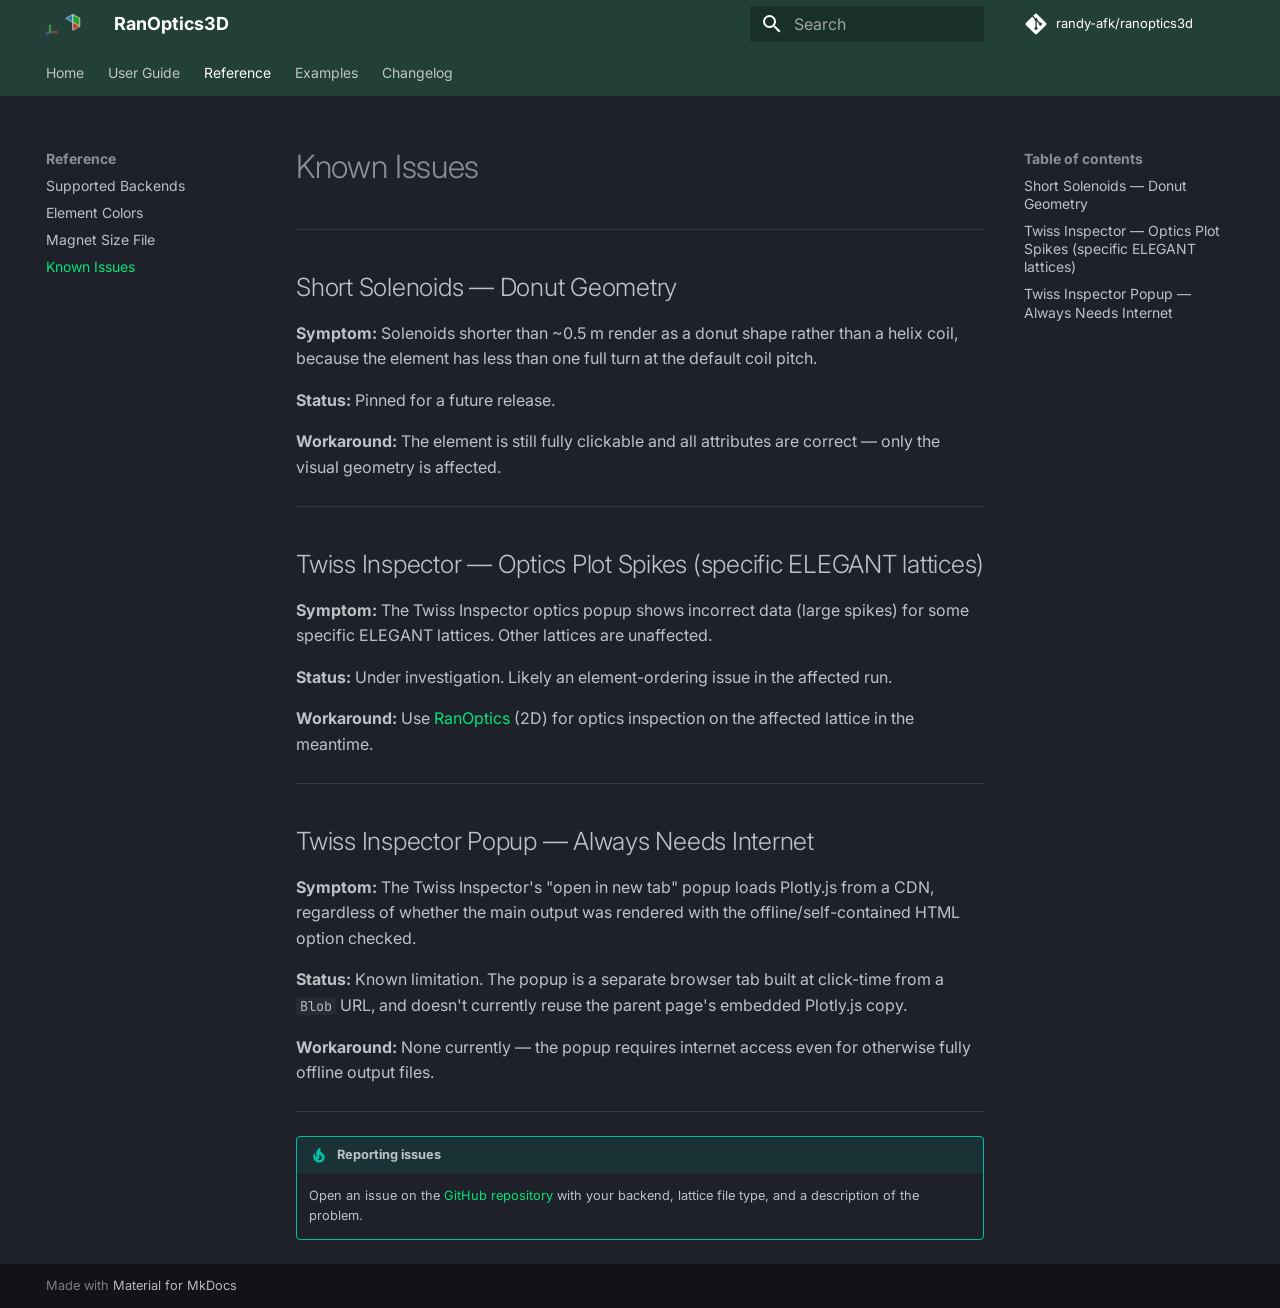
<file: reference/known-issues/index.html>
<!doctype html>
<html lang="en" class="no-js">
  <head>
    
      <meta charset="utf-8">
      <meta name="viewport" content="width=device-width,initial-scale=1">
      
      
      
        <link rel="canonical" href="https://randy-afk.github.io/ranoptics3d/reference/known-issues/">
      
      
        <link rel="prev" href="../magnet-size-file/">
      
      
        <link rel="next" href="../../examples/">
      
      
        
      
      
      <link rel="icon" href="../../assets/logo_docs.png">
      <meta name="generator" content="mkdocs-1.6.1, mkdocs-material-9.7.7">
    
    
      
        <title>Known Issues - RanOptics3D</title>
      
    
    
      <link rel="stylesheet" href="../../assets/stylesheets/main.ec1eaa64.min.css">
      
        
        <link rel="stylesheet" href="../../assets/stylesheets/palette.ab4e12ef.min.css">
      
      


    
    
      
    
    
      
        
        
        <link rel="preconnect" href="https://fonts.gstatic.com" crossorigin>
        <link rel="stylesheet" href="https://fonts.googleapis.com/css?family=Inter:300,300i,400,400i,700,700i%7CJetBrains+Mono:400,400i,700,700i&display=fallback">
        <style>:root{--md-text-font:"Inter";--md-code-font:"JetBrains Mono"}</style>
      
    
    
      <link rel="stylesheet" href="../../stylesheets/extra.css">
    
    <script>__md_scope=new URL("../..",location),__md_hash=e=>[...e].reduce(((e,_)=>(e<<5)-e+_.charCodeAt(0)),0),__md_get=(e,_=localStorage,t=__md_scope)=>JSON.parse(_.getItem(t.pathname+"."+e)),__md_set=(e,_,t=localStorage,a=__md_scope)=>{try{t.setItem(a.pathname+"."+e,JSON.stringify(_))}catch(e){}}</script>
    
      

    
    
  </head>
  
  
    
    
    
    
    
    <body dir="ltr" data-md-color-scheme="slate" data-md-color-primary="custom" data-md-color-accent="deep-orange">
  
    
    <input class="md-toggle" data-md-toggle="drawer" type="checkbox" id="__drawer" autocomplete="off">
    <input class="md-toggle" data-md-toggle="search" type="checkbox" id="__search" autocomplete="off">
    <label class="md-overlay" for="__drawer"></label>
    <div data-md-component="skip">
      
        
        <a href="#known-issues" class="md-skip">
          Skip to content
        </a>
      
    </div>
    <div data-md-component="announce">
      
    </div>
    
    
      

<header class="md-header" data-md-component="header">
  <nav class="md-header__inner md-grid" aria-label="Header">
    <a href="../.." title="RanOptics3D" class="md-header__button md-logo" aria-label="RanOptics3D" data-md-component="logo">
      
  <img src="../../assets/logo_docs.png" alt="logo">

    </a>
    <label class="md-header__button md-icon" for="__drawer">
      
      <svg xmlns="http://www.w3.org/2000/svg" viewBox="0 0 24 24"><path d="M3 6h18v2H3zm0 5h18v2H3zm0 5h18v2H3z"/></svg>
    </label>
    <div class="md-header__title" data-md-component="header-title">
      <div class="md-header__ellipsis">
        <div class="md-header__topic">
          <span class="md-ellipsis">
            RanOptics3D
          </span>
        </div>
        <div class="md-header__topic" data-md-component="header-topic">
          <span class="md-ellipsis">
            
              Known Issues
            
          </span>
        </div>
      </div>
    </div>
    
      
    
    
    
    
      
      
        <label class="md-header__button md-icon" for="__search">
          
          <svg xmlns="http://www.w3.org/2000/svg" viewBox="0 0 24 24"><path d="M9.5 3A6.5 6.5 0 0 1 16 9.5c0 1.61-.59 3.09-1.56 4.23l.27.27h.79l5 5-1.5 1.5-5-5v-.79l-.27-.27A6.52 6.52 0 0 1 9.5 16 6.5 6.5 0 0 1 3 9.5 6.5 6.5 0 0 1 9.5 3m0 2C7 5 5 7 5 9.5S7 14 9.5 14 14 12 14 9.5 12 5 9.5 5"/></svg>
        </label>
        <div class="md-search" data-md-component="search" role="dialog">
  <label class="md-search__overlay" for="__search"></label>
  <div class="md-search__inner" role="search">
    <form class="md-search__form" name="search">
      <input type="text" class="md-search__input" name="query" aria-label="Search" placeholder="Search" autocapitalize="off" autocorrect="off" autocomplete="off" spellcheck="false" data-md-component="search-query" required>
      <label class="md-search__icon md-icon" for="__search">
        
        <svg xmlns="http://www.w3.org/2000/svg" viewBox="0 0 24 24"><path d="M9.5 3A6.5 6.5 0 0 1 16 9.5c0 1.61-.59 3.09-1.56 4.23l.27.27h.79l5 5-1.5 1.5-5-5v-.79l-.27-.27A6.52 6.52 0 0 1 9.5 16 6.5 6.5 0 0 1 3 9.5 6.5 6.5 0 0 1 9.5 3m0 2C7 5 5 7 5 9.5S7 14 9.5 14 14 12 14 9.5 12 5 9.5 5"/></svg>
        
        <svg xmlns="http://www.w3.org/2000/svg" viewBox="0 0 24 24"><path d="M20 11v2H8l5.5 5.5-1.42 1.42L4.16 12l7.92-7.92L13.5 5.5 8 11z"/></svg>
      </label>
      <nav class="md-search__options" aria-label="Search">
        
        <button type="reset" class="md-search__icon md-icon" title="Clear" aria-label="Clear" tabindex="-1">
          
          <svg xmlns="http://www.w3.org/2000/svg" viewBox="0 0 24 24"><path d="M19 6.41 17.59 5 12 10.59 6.41 5 5 6.41 10.59 12 5 17.59 6.41 19 12 13.41 17.59 19 19 17.59 13.41 12z"/></svg>
        </button>
      </nav>
      
        <div class="md-search__suggest" data-md-component="search-suggest"></div>
      
    </form>
    <div class="md-search__output">
      <div class="md-search__scrollwrap" tabindex="0" data-md-scrollfix>
        <div class="md-search-result" data-md-component="search-result">
          <div class="md-search-result__meta">
            Initializing search
          </div>
          <ol class="md-search-result__list" role="presentation"></ol>
        </div>
      </div>
    </div>
  </div>
</div>
      
    
    
      <div class="md-header__source">
        <a href="https://github.com/randy-afk/ranoptics3d" title="Go to repository" class="md-source" data-md-component="source">
  <div class="md-source__icon md-icon">
    
    <svg xmlns="http://www.w3.org/2000/svg" viewBox="0 0 448 512"><!--! Font Awesome Free 7.1.0 by @fontawesome - https://fontawesome.com License - https://fontawesome.com/license/free (Icons: CC BY 4.0, Fonts: SIL OFL 1.1, Code: MIT License) Copyright 2025 Fonticons, Inc.--><path d="M439.6 236.1 244 40.5c-5.4-5.5-12.8-8.5-20.4-8.5s-15 3-20.4 8.4L162.5 81l51.5 51.5c27.1-9.1 52.7 16.8 43.4 43.7l49.7 49.7c34.2-11.8 61.2 31 35.5 56.7-26.5 26.5-70.2-2.9-56-37.3L240.3 199v121.9c25.3 12.5 22.3 41.8 9.1 55-6.4 6.4-15.2 10.1-24.3 10.1s-17.8-3.6-24.3-10.1c-17.6-17.6-11.1-46.9 11.2-56v-123c-20.8-8.5-24.6-30.7-18.6-45L142.6 101 8.5 235.1C3 240.6 0 247.9 0 255.5s3 15 8.5 20.4l195.6 195.7c5.4 5.4 12.7 8.4 20.4 8.4s15-3 20.4-8.4l194.7-194.7c5.4-5.4 8.4-12.8 8.4-20.4s-3-15-8.4-20.4"/></svg>
  </div>
  <div class="md-source__repository">
    randy-afk/ranoptics3d
  </div>
</a>
      </div>
    
  </nav>
  
</header>
    
    <div class="md-container" data-md-component="container">
      
      
        
          
            
<nav class="md-tabs" aria-label="Tabs" data-md-component="tabs">
  <div class="md-grid">
    <ul class="md-tabs__list">
      
        
  
  
  
  
    <li class="md-tabs__item">
      <a href="../.." class="md-tabs__link">
        
  
  
    
  
  Home

      </a>
    </li>
  

      
        
  
  
  
  
    
    
      <li class="md-tabs__item">
        <a href="../../guide/getting-started/" class="md-tabs__link">
          
  
  
  User Guide

        </a>
      </li>
    
  

      
        
  
  
  
    
  
  
    
    
      <li class="md-tabs__item md-tabs__item--active">
        <a href="../backends/" class="md-tabs__link">
          
  
  
  Reference

        </a>
      </li>
    
  

      
        
  
  
  
  
    <li class="md-tabs__item">
      <a href="../../examples/" class="md-tabs__link">
        
  
  
    
  
  Examples

      </a>
    </li>
  

      
        
  
  
  
  
    <li class="md-tabs__item">
      <a href="../../changelog/" class="md-tabs__link">
        
  
  
    
  
  Changelog

      </a>
    </li>
  

      
    </ul>
  </div>
</nav>
          
        
      
      <main class="md-main" data-md-component="main">
        <div class="md-main__inner md-grid">
          
            
              
              <div class="md-sidebar md-sidebar--primary" data-md-component="sidebar" data-md-type="navigation" >
                <div class="md-sidebar__scrollwrap">
                  <div class="md-sidebar__inner">
                    


  


<nav class="md-nav md-nav--primary md-nav--lifted" aria-label="Navigation" data-md-level="0">
  <label class="md-nav__title" for="__drawer">
    <a href="../.." title="RanOptics3D" class="md-nav__button md-logo" aria-label="RanOptics3D" data-md-component="logo">
      
  <img src="../../assets/logo_docs.png" alt="logo">

    </a>
    RanOptics3D
  </label>
  
    <div class="md-nav__source">
      <a href="https://github.com/randy-afk/ranoptics3d" title="Go to repository" class="md-source" data-md-component="source">
  <div class="md-source__icon md-icon">
    
    <svg xmlns="http://www.w3.org/2000/svg" viewBox="0 0 448 512"><!--! Font Awesome Free 7.1.0 by @fontawesome - https://fontawesome.com License - https://fontawesome.com/license/free (Icons: CC BY 4.0, Fonts: SIL OFL 1.1, Code: MIT License) Copyright 2025 Fonticons, Inc.--><path d="M439.6 236.1 244 40.5c-5.4-5.5-12.8-8.5-20.4-8.5s-15 3-20.4 8.4L162.5 81l51.5 51.5c27.1-9.1 52.7 16.8 43.4 43.7l49.7 49.7c34.2-11.8 61.2 31 35.5 56.7-26.5 26.5-70.2-2.9-56-37.3L240.3 199v121.9c25.3 12.5 22.3 41.8 9.1 55-6.4 6.4-15.2 10.1-24.3 10.1s-17.8-3.6-24.3-10.1c-17.6-17.6-11.1-46.9 11.2-56v-123c-20.8-8.5-24.6-30.7-18.6-45L142.6 101 8.5 235.1C3 240.6 0 247.9 0 255.5s3 15 8.5 20.4l195.6 195.7c5.4 5.4 12.7 8.4 20.4 8.4s15-3 20.4-8.4l194.7-194.7c5.4-5.4 8.4-12.8 8.4-20.4s-3-15-8.4-20.4"/></svg>
  </div>
  <div class="md-source__repository">
    randy-afk/ranoptics3d
  </div>
</a>
    </div>
  
  <ul class="md-nav__list" data-md-scrollfix>
    
      
      
  
  
  
  
    <li class="md-nav__item">
      <a href="../.." class="md-nav__link">
        
  
  
  <span class="md-ellipsis">
    
  
    Home
  

    
  </span>
  
  

      </a>
    </li>
  

    
      
      
  
  
  
  
    
    
    
    
      
      
        
      
    
    
    <li class="md-nav__item md-nav__item--nested">
      
        
        
        <input class="md-nav__toggle md-toggle " type="checkbox" id="__nav_2" >
        
          
          <label class="md-nav__link" for="__nav_2" id="__nav_2_label" tabindex="0">
            
  
  
  <span class="md-ellipsis">
    
  
    User Guide
  

    
  </span>
  
  

            <span class="md-nav__icon md-icon"></span>
          </label>
        
        <nav class="md-nav" data-md-level="1" aria-labelledby="__nav_2_label" aria-expanded="false">
          <label class="md-nav__title" for="__nav_2">
            <span class="md-nav__icon md-icon"></span>
            
  
    User Guide
  

          </label>
          <ul class="md-nav__list" data-md-scrollfix>
            
              
                
  
  
  
  
    <li class="md-nav__item">
      <a href="../../guide/getting-started/" class="md-nav__link">
        
  
  
  <span class="md-ellipsis">
    
  
    Getting Started
  

    
  </span>
  
  

      </a>
    </li>
  

              
            
              
                
  
  
  
  
    <li class="md-nav__item">
      <a href="../../guide/gui-walkthrough/" class="md-nav__link">
        
  
  
  <span class="md-ellipsis">
    
  
    GUI Walkthrough
  

    
  </span>
  
  

      </a>
    </li>
  

              
            
              
                
  
  
  
  
    <li class="md-nav__item">
      <a href="../../guide/viewer/" class="md-nav__link">
        
  
  
  <span class="md-ellipsis">
    
  
    3D Viewer
  

    
  </span>
  
  

      </a>
    </li>
  

              
            
              
                
  
  
  
  
    <li class="md-nav__item">
      <a href="../../guide/twiss-inspector/" class="md-nav__link">
        
  
  
  <span class="md-ellipsis">
    
  
    Twiss Inspector
  

    
  </span>
  
  

      </a>
    </li>
  

              
            
              
                
  
  
  
  
    <li class="md-nav__item">
      <a href="../../guide/navigation/" class="md-nav__link">
        
  
  
  <span class="md-ellipsis">
    
  
    Navigation & Controls
  

    
  </span>
  
  

      </a>
    </li>
  

              
            
          </ul>
        </nav>
      
    </li>
  

    
      
      
  
  
    
  
  
  
    
    
    
    
      
        
        
      
      
        
      
    
    
    <li class="md-nav__item md-nav__item--active md-nav__item--section md-nav__item--nested">
      
        
        
        <input class="md-nav__toggle md-toggle " type="checkbox" id="__nav_3" checked>
        
          
          <label class="md-nav__link" for="__nav_3" id="__nav_3_label" tabindex="">
            
  
  
  <span class="md-ellipsis">
    
  
    Reference
  

    
  </span>
  
  

            <span class="md-nav__icon md-icon"></span>
          </label>
        
        <nav class="md-nav" data-md-level="1" aria-labelledby="__nav_3_label" aria-expanded="true">
          <label class="md-nav__title" for="__nav_3">
            <span class="md-nav__icon md-icon"></span>
            
  
    Reference
  

          </label>
          <ul class="md-nav__list" data-md-scrollfix>
            
              
                
  
  
  
  
    <li class="md-nav__item">
      <a href="../backends/" class="md-nav__link">
        
  
  
  <span class="md-ellipsis">
    
  
    Supported Backends
  

    
  </span>
  
  

      </a>
    </li>
  

              
            
              
                
  
  
  
  
    <li class="md-nav__item">
      <a href="../element-colors/" class="md-nav__link">
        
  
  
  <span class="md-ellipsis">
    
  
    Element Colors
  

    
  </span>
  
  

      </a>
    </li>
  

              
            
              
                
  
  
  
  
    <li class="md-nav__item">
      <a href="../magnet-size-file/" class="md-nav__link">
        
  
  
  <span class="md-ellipsis">
    
  
    Magnet Size File
  

    
  </span>
  
  

      </a>
    </li>
  

              
            
              
                
  
  
    
  
  
  
    <li class="md-nav__item md-nav__item--active">
      
      <input class="md-nav__toggle md-toggle" type="checkbox" id="__toc">
      
      
        
      
      
        <label class="md-nav__link md-nav__link--active" for="__toc">
          
  
  
  <span class="md-ellipsis">
    
  
    Known Issues
  

    
  </span>
  
  

          <span class="md-nav__icon md-icon"></span>
        </label>
      
      <a href="./" class="md-nav__link md-nav__link--active">
        
  
  
  <span class="md-ellipsis">
    
  
    Known Issues
  

    
  </span>
  
  

      </a>
      
        

<nav class="md-nav md-nav--secondary" aria-label="Table of contents">
  
  
  
    
  
  
    <label class="md-nav__title" for="__toc">
      <span class="md-nav__icon md-icon"></span>
      Table of contents
    </label>
    <ul class="md-nav__list" data-md-component="toc" data-md-scrollfix>
      
        <li class="md-nav__item">
  <a href="#short-solenoids-donut-geometry" class="md-nav__link">
    <span class="md-ellipsis">
      
        Short Solenoids — Donut Geometry
      
    </span>
  </a>
  
</li>
      
        <li class="md-nav__item">
  <a href="#twiss-inspector-optics-plot-spikes-specific-elegant-lattices" class="md-nav__link">
    <span class="md-ellipsis">
      
        Twiss Inspector — Optics Plot Spikes (specific ELEGANT lattices)
      
    </span>
  </a>
  
</li>
      
        <li class="md-nav__item">
  <a href="#twiss-inspector-popup-always-needs-internet" class="md-nav__link">
    <span class="md-ellipsis">
      
        Twiss Inspector Popup — Always Needs Internet
      
    </span>
  </a>
  
</li>
      
    </ul>
  
</nav>
      
    </li>
  

              
            
          </ul>
        </nav>
      
    </li>
  

    
      
      
  
  
  
  
    <li class="md-nav__item">
      <a href="../../examples/" class="md-nav__link">
        
  
  
  <span class="md-ellipsis">
    
  
    Examples
  

    
  </span>
  
  

      </a>
    </li>
  

    
      
      
  
  
  
  
    <li class="md-nav__item">
      <a href="../../changelog/" class="md-nav__link">
        
  
  
  <span class="md-ellipsis">
    
  
    Changelog
  

    
  </span>
  
  

      </a>
    </li>
  

    
  </ul>
</nav>
                  </div>
                </div>
              </div>
            
            
              
              <div class="md-sidebar md-sidebar--secondary" data-md-component="sidebar" data-md-type="toc" >
                <div class="md-sidebar__scrollwrap">
                  <div class="md-sidebar__inner">
                    

<nav class="md-nav md-nav--secondary" aria-label="Table of contents">
  
  
  
    
  
  
    <label class="md-nav__title" for="__toc">
      <span class="md-nav__icon md-icon"></span>
      Table of contents
    </label>
    <ul class="md-nav__list" data-md-component="toc" data-md-scrollfix>
      
        <li class="md-nav__item">
  <a href="#short-solenoids-donut-geometry" class="md-nav__link">
    <span class="md-ellipsis">
      
        Short Solenoids — Donut Geometry
      
    </span>
  </a>
  
</li>
      
        <li class="md-nav__item">
  <a href="#twiss-inspector-optics-plot-spikes-specific-elegant-lattices" class="md-nav__link">
    <span class="md-ellipsis">
      
        Twiss Inspector — Optics Plot Spikes (specific ELEGANT lattices)
      
    </span>
  </a>
  
</li>
      
        <li class="md-nav__item">
  <a href="#twiss-inspector-popup-always-needs-internet" class="md-nav__link">
    <span class="md-ellipsis">
      
        Twiss Inspector Popup — Always Needs Internet
      
    </span>
  </a>
  
</li>
      
    </ul>
  
</nav>
                  </div>
                </div>
              </div>
            
          
          
            <div class="md-content" data-md-component="content">
              
              <article class="md-content__inner md-typeset">
                
                  


  
  


<h1 id="known-issues">Known Issues</h1>
<hr />
<h2 id="short-solenoids-donut-geometry">Short Solenoids — Donut Geometry</h2>
<p><strong>Symptom:</strong> Solenoids shorter than ~0.5 m render as a donut shape rather than a
helix coil, because the element has less than one full turn at the default coil pitch.</p>
<p><strong>Status:</strong> Pinned for a future release.</p>
<p><strong>Workaround:</strong> The element is still fully clickable and all attributes are correct —
only the visual geometry is affected.</p>
<hr />
<h2 id="twiss-inspector-optics-plot-spikes-specific-elegant-lattices">Twiss Inspector — Optics Plot Spikes (specific ELEGANT lattices)</h2>
<p><strong>Symptom:</strong> The Twiss Inspector optics popup shows incorrect data (large spikes)
for some specific ELEGANT lattices. Other lattices are unaffected.</p>
<p><strong>Status:</strong> Under investigation. Likely an element-ordering issue in the affected run.</p>
<p><strong>Workaround:</strong> Use <a href="https://github.com/randy-afk/ranoptics">RanOptics</a> (2D) for
optics inspection on the affected lattice in the meantime.</p>
<hr />
<h2 id="twiss-inspector-popup-always-needs-internet">Twiss Inspector Popup — Always Needs Internet</h2>
<p><strong>Symptom:</strong> The Twiss Inspector's "open in new tab" popup loads Plotly.js
from a CDN, regardless of whether the main output was rendered with the
offline/self-contained HTML option checked.</p>
<p><strong>Status:</strong> Known limitation. The popup is a separate browser tab built at
click-time from a <code>Blob</code> URL, and doesn't currently reuse the parent
page's embedded Plotly.js copy.</p>
<p><strong>Workaround:</strong> None currently — the popup requires internet access even
for otherwise fully offline output files.</p>
<hr />
<div class="admonition tip">
<p class="admonition-title">Reporting issues</p>
<p>Open an issue on the <a href="https://github.com/randy-afk/RanOptics3D">GitHub repository</a>
with your backend, lattice file type, and a description of the problem.</p>
</div>












                
              </article>
            </div>
          
          
<script>var target=document.getElementById(location.hash.slice(1));target&&target.name&&(target.checked=target.name.startsWith("__tabbed_"))</script>
        </div>
        
          <button type="button" class="md-top md-icon" data-md-component="top" hidden>
  
  <svg xmlns="http://www.w3.org/2000/svg" viewBox="0 0 24 24"><path d="M13 20h-2V8l-5.5 5.5-1.42-1.42L12 4.16l7.92 7.92-1.42 1.42L13 8z"/></svg>
  Back to top
</button>
        
      </main>
      
        <footer class="md-footer">
  
  <div class="md-footer-meta md-typeset">
    <div class="md-footer-meta__inner md-grid">
      <div class="md-copyright">
  
  
    Made with
    <a href="https://squidfunk.github.io/mkdocs-material/" target="_blank" rel="noopener">
      Material for MkDocs
    </a>
  
</div>
      
    </div>
  </div>
</footer>
      
    </div>
    <div class="md-dialog" data-md-component="dialog">
      <div class="md-dialog__inner md-typeset"></div>
    </div>
    
    
    
      
      
      <script id="__config" type="application/json">{"annotate": null, "base": "../..", "features": ["navigation.tabs", "navigation.sections", "navigation.top", "search.highlight", "search.suggest", "content.code.copy"], "search": "../../assets/javascripts/workers/search.2c215733.min.js", "tags": null, "translations": {"clipboard.copied": "Copied to clipboard", "clipboard.copy": "Copy to clipboard", "search.result.more.one": "1 more on this page", "search.result.more.other": "# more on this page", "search.result.none": "No matching documents", "search.result.one": "1 matching document", "search.result.other": "# matching documents", "search.result.placeholder": "Type to start searching", "search.result.term.missing": "Missing", "select.version": "Select version"}, "version": null}</script>
    
    
      <script src="../../assets/javascripts/bundle.d7400e89.min.js"></script>
      
    
  </body>
</html>
</file>
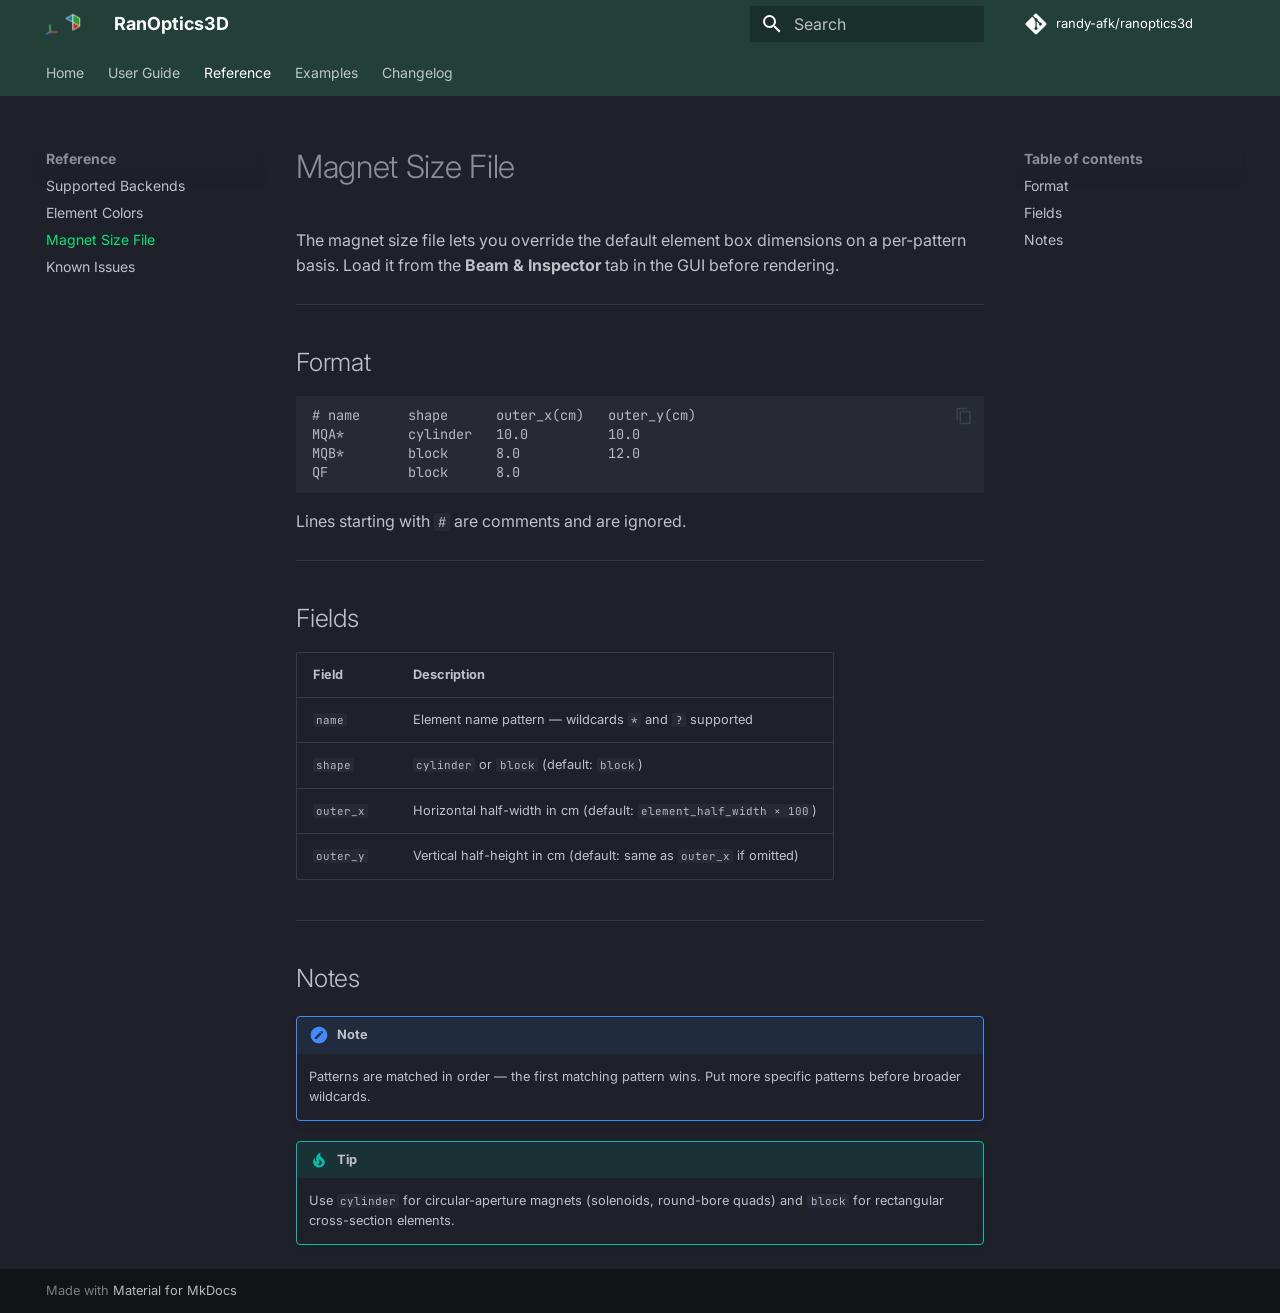
<file: reference/magnet-size-file/index.html>
<!doctype html>
<html lang="en" class="no-js">
  <head>
    
      <meta charset="utf-8">
      <meta name="viewport" content="width=device-width,initial-scale=1">
      
      
      
        <link rel="canonical" href="https://randy-afk.github.io/ranoptics3d/reference/magnet-size-file/">
      
      
        <link rel="prev" href="../element-colors/">
      
      
        <link rel="next" href="../known-issues/">
      
      
        
      
      
      <link rel="icon" href="../../assets/logo_docs.png">
      <meta name="generator" content="mkdocs-1.6.1, mkdocs-material-9.7.7">
    
    
      
        <title>Magnet Size File - RanOptics3D</title>
      
    
    
      <link rel="stylesheet" href="../../assets/stylesheets/main.ec1eaa64.min.css">
      
        
        <link rel="stylesheet" href="../../assets/stylesheets/palette.ab4e12ef.min.css">
      
      


    
    
      
    
    
      
        
        
        <link rel="preconnect" href="https://fonts.gstatic.com" crossorigin>
        <link rel="stylesheet" href="https://fonts.googleapis.com/css?family=Inter:300,300i,400,400i,700,700i%7CJetBrains+Mono:400,400i,700,700i&display=fallback">
        <style>:root{--md-text-font:"Inter";--md-code-font:"JetBrains Mono"}</style>
      
    
    
      <link rel="stylesheet" href="../../stylesheets/extra.css">
    
    <script>__md_scope=new URL("../..",location),__md_hash=e=>[...e].reduce(((e,_)=>(e<<5)-e+_.charCodeAt(0)),0),__md_get=(e,_=localStorage,t=__md_scope)=>JSON.parse(_.getItem(t.pathname+"."+e)),__md_set=(e,_,t=localStorage,a=__md_scope)=>{try{t.setItem(a.pathname+"."+e,JSON.stringify(_))}catch(e){}}</script>
    
      

    
    
  </head>
  
  
    
    
    
    
    
    <body dir="ltr" data-md-color-scheme="slate" data-md-color-primary="custom" data-md-color-accent="deep-orange">
  
    
    <input class="md-toggle" data-md-toggle="drawer" type="checkbox" id="__drawer" autocomplete="off">
    <input class="md-toggle" data-md-toggle="search" type="checkbox" id="__search" autocomplete="off">
    <label class="md-overlay" for="__drawer"></label>
    <div data-md-component="skip">
      
        
        <a href="#magnet-size-file" class="md-skip">
          Skip to content
        </a>
      
    </div>
    <div data-md-component="announce">
      
    </div>
    
    
      

<header class="md-header" data-md-component="header">
  <nav class="md-header__inner md-grid" aria-label="Header">
    <a href="../.." title="RanOptics3D" class="md-header__button md-logo" aria-label="RanOptics3D" data-md-component="logo">
      
  <img src="../../assets/logo_docs.png" alt="logo">

    </a>
    <label class="md-header__button md-icon" for="__drawer">
      
      <svg xmlns="http://www.w3.org/2000/svg" viewBox="0 0 24 24"><path d="M3 6h18v2H3zm0 5h18v2H3zm0 5h18v2H3z"/></svg>
    </label>
    <div class="md-header__title" data-md-component="header-title">
      <div class="md-header__ellipsis">
        <div class="md-header__topic">
          <span class="md-ellipsis">
            RanOptics3D
          </span>
        </div>
        <div class="md-header__topic" data-md-component="header-topic">
          <span class="md-ellipsis">
            
              Magnet Size File
            
          </span>
        </div>
      </div>
    </div>
    
      
    
    
    
    
      
      
        <label class="md-header__button md-icon" for="__search">
          
          <svg xmlns="http://www.w3.org/2000/svg" viewBox="0 0 24 24"><path d="M9.5 3A6.5 6.5 0 0 1 16 9.5c0 1.61-.59 3.09-1.56 4.23l.27.27h.79l5 5-1.5 1.5-5-5v-.79l-.27-.27A6.52 6.52 0 0 1 9.5 16 6.5 6.5 0 0 1 3 9.5 6.5 6.5 0 0 1 9.5 3m0 2C7 5 5 7 5 9.5S7 14 9.5 14 14 12 14 9.5 12 5 9.5 5"/></svg>
        </label>
        <div class="md-search" data-md-component="search" role="dialog">
  <label class="md-search__overlay" for="__search"></label>
  <div class="md-search__inner" role="search">
    <form class="md-search__form" name="search">
      <input type="text" class="md-search__input" name="query" aria-label="Search" placeholder="Search" autocapitalize="off" autocorrect="off" autocomplete="off" spellcheck="false" data-md-component="search-query" required>
      <label class="md-search__icon md-icon" for="__search">
        
        <svg xmlns="http://www.w3.org/2000/svg" viewBox="0 0 24 24"><path d="M9.5 3A6.5 6.5 0 0 1 16 9.5c0 1.61-.59 3.09-1.56 4.23l.27.27h.79l5 5-1.5 1.5-5-5v-.79l-.27-.27A6.52 6.52 0 0 1 9.5 16 6.5 6.5 0 0 1 3 9.5 6.5 6.5 0 0 1 9.5 3m0 2C7 5 5 7 5 9.5S7 14 9.5 14 14 12 14 9.5 12 5 9.5 5"/></svg>
        
        <svg xmlns="http://www.w3.org/2000/svg" viewBox="0 0 24 24"><path d="M20 11v2H8l5.5 5.5-1.42 1.42L4.16 12l7.92-7.92L13.5 5.5 8 11z"/></svg>
      </label>
      <nav class="md-search__options" aria-label="Search">
        
        <button type="reset" class="md-search__icon md-icon" title="Clear" aria-label="Clear" tabindex="-1">
          
          <svg xmlns="http://www.w3.org/2000/svg" viewBox="0 0 24 24"><path d="M19 6.41 17.59 5 12 10.59 6.41 5 5 6.41 10.59 12 5 17.59 6.41 19 12 13.41 17.59 19 19 17.59 13.41 12z"/></svg>
        </button>
      </nav>
      
        <div class="md-search__suggest" data-md-component="search-suggest"></div>
      
    </form>
    <div class="md-search__output">
      <div class="md-search__scrollwrap" tabindex="0" data-md-scrollfix>
        <div class="md-search-result" data-md-component="search-result">
          <div class="md-search-result__meta">
            Initializing search
          </div>
          <ol class="md-search-result__list" role="presentation"></ol>
        </div>
      </div>
    </div>
  </div>
</div>
      
    
    
      <div class="md-header__source">
        <a href="https://github.com/randy-afk/ranoptics3d" title="Go to repository" class="md-source" data-md-component="source">
  <div class="md-source__icon md-icon">
    
    <svg xmlns="http://www.w3.org/2000/svg" viewBox="0 0 448 512"><!--! Font Awesome Free 7.1.0 by @fontawesome - https://fontawesome.com License - https://fontawesome.com/license/free (Icons: CC BY 4.0, Fonts: SIL OFL 1.1, Code: MIT License) Copyright 2025 Fonticons, Inc.--><path d="M439.6 236.1 244 40.5c-5.4-5.5-12.8-8.5-20.4-8.5s-15 3-20.4 8.4L162.5 81l51.5 51.5c27.1-9.1 52.7 16.8 43.4 43.7l49.7 49.7c34.2-11.8 61.2 31 35.5 56.7-26.5 26.5-70.2-2.9-56-37.3L240.3 199v121.9c25.3 12.5 22.3 41.8 9.1 55-6.4 6.4-15.2 10.1-24.3 10.1s-17.8-3.6-24.3-10.1c-17.6-17.6-11.1-46.9 11.2-56v-123c-20.8-8.5-24.6-30.7-18.6-45L142.6 101 8.5 235.1C3 240.6 0 247.9 0 255.5s3 15 8.5 20.4l195.6 195.7c5.4 5.4 12.7 8.4 20.4 8.4s15-3 20.4-8.4l194.7-194.7c5.4-5.4 8.4-12.8 8.4-20.4s-3-15-8.4-20.4"/></svg>
  </div>
  <div class="md-source__repository">
    randy-afk/ranoptics3d
  </div>
</a>
      </div>
    
  </nav>
  
</header>
    
    <div class="md-container" data-md-component="container">
      
      
        
          
            
<nav class="md-tabs" aria-label="Tabs" data-md-component="tabs">
  <div class="md-grid">
    <ul class="md-tabs__list">
      
        
  
  
  
  
    <li class="md-tabs__item">
      <a href="../.." class="md-tabs__link">
        
  
  
    
  
  Home

      </a>
    </li>
  

      
        
  
  
  
  
    
    
      <li class="md-tabs__item">
        <a href="../../guide/getting-started/" class="md-tabs__link">
          
  
  
  User Guide

        </a>
      </li>
    
  

      
        
  
  
  
    
  
  
    
    
      <li class="md-tabs__item md-tabs__item--active">
        <a href="../backends/" class="md-tabs__link">
          
  
  
  Reference

        </a>
      </li>
    
  

      
        
  
  
  
  
    <li class="md-tabs__item">
      <a href="../../examples/" class="md-tabs__link">
        
  
  
    
  
  Examples

      </a>
    </li>
  

      
        
  
  
  
  
    <li class="md-tabs__item">
      <a href="../../changelog/" class="md-tabs__link">
        
  
  
    
  
  Changelog

      </a>
    </li>
  

      
    </ul>
  </div>
</nav>
          
        
      
      <main class="md-main" data-md-component="main">
        <div class="md-main__inner md-grid">
          
            
              
              <div class="md-sidebar md-sidebar--primary" data-md-component="sidebar" data-md-type="navigation" >
                <div class="md-sidebar__scrollwrap">
                  <div class="md-sidebar__inner">
                    


  


<nav class="md-nav md-nav--primary md-nav--lifted" aria-label="Navigation" data-md-level="0">
  <label class="md-nav__title" for="__drawer">
    <a href="../.." title="RanOptics3D" class="md-nav__button md-logo" aria-label="RanOptics3D" data-md-component="logo">
      
  <img src="../../assets/logo_docs.png" alt="logo">

    </a>
    RanOptics3D
  </label>
  
    <div class="md-nav__source">
      <a href="https://github.com/randy-afk/ranoptics3d" title="Go to repository" class="md-source" data-md-component="source">
  <div class="md-source__icon md-icon">
    
    <svg xmlns="http://www.w3.org/2000/svg" viewBox="0 0 448 512"><!--! Font Awesome Free 7.1.0 by @fontawesome - https://fontawesome.com License - https://fontawesome.com/license/free (Icons: CC BY 4.0, Fonts: SIL OFL 1.1, Code: MIT License) Copyright 2025 Fonticons, Inc.--><path d="M439.6 236.1 244 40.5c-5.4-5.5-12.8-8.5-20.4-8.5s-15 3-20.4 8.4L162.5 81l51.5 51.5c27.1-9.1 52.7 16.8 43.4 43.7l49.7 49.7c34.2-11.8 61.2 31 35.5 56.7-26.5 26.5-70.2-2.9-56-37.3L240.3 199v121.9c25.3 12.5 22.3 41.8 9.1 55-6.4 6.4-15.2 10.1-24.3 10.1s-17.8-3.6-24.3-10.1c-17.6-17.6-11.1-46.9 11.2-56v-123c-20.8-8.5-24.6-30.7-18.6-45L142.6 101 8.5 235.1C3 240.6 0 247.9 0 255.5s3 15 8.5 20.4l195.6 195.7c5.4 5.4 12.7 8.4 20.4 8.4s15-3 20.4-8.4l194.7-194.7c5.4-5.4 8.4-12.8 8.4-20.4s-3-15-8.4-20.4"/></svg>
  </div>
  <div class="md-source__repository">
    randy-afk/ranoptics3d
  </div>
</a>
    </div>
  
  <ul class="md-nav__list" data-md-scrollfix>
    
      
      
  
  
  
  
    <li class="md-nav__item">
      <a href="../.." class="md-nav__link">
        
  
  
  <span class="md-ellipsis">
    
  
    Home
  

    
  </span>
  
  

      </a>
    </li>
  

    
      
      
  
  
  
  
    
    
    
    
      
      
        
      
    
    
    <li class="md-nav__item md-nav__item--nested">
      
        
        
        <input class="md-nav__toggle md-toggle " type="checkbox" id="__nav_2" >
        
          
          <label class="md-nav__link" for="__nav_2" id="__nav_2_label" tabindex="0">
            
  
  
  <span class="md-ellipsis">
    
  
    User Guide
  

    
  </span>
  
  

            <span class="md-nav__icon md-icon"></span>
          </label>
        
        <nav class="md-nav" data-md-level="1" aria-labelledby="__nav_2_label" aria-expanded="false">
          <label class="md-nav__title" for="__nav_2">
            <span class="md-nav__icon md-icon"></span>
            
  
    User Guide
  

          </label>
          <ul class="md-nav__list" data-md-scrollfix>
            
              
                
  
  
  
  
    <li class="md-nav__item">
      <a href="../../guide/getting-started/" class="md-nav__link">
        
  
  
  <span class="md-ellipsis">
    
  
    Getting Started
  

    
  </span>
  
  

      </a>
    </li>
  

              
            
              
                
  
  
  
  
    <li class="md-nav__item">
      <a href="../../guide/gui-walkthrough/" class="md-nav__link">
        
  
  
  <span class="md-ellipsis">
    
  
    GUI Walkthrough
  

    
  </span>
  
  

      </a>
    </li>
  

              
            
              
                
  
  
  
  
    <li class="md-nav__item">
      <a href="../../guide/viewer/" class="md-nav__link">
        
  
  
  <span class="md-ellipsis">
    
  
    3D Viewer
  

    
  </span>
  
  

      </a>
    </li>
  

              
            
              
                
  
  
  
  
    <li class="md-nav__item">
      <a href="../../guide/twiss-inspector/" class="md-nav__link">
        
  
  
  <span class="md-ellipsis">
    
  
    Twiss Inspector
  

    
  </span>
  
  

      </a>
    </li>
  

              
            
              
                
  
  
  
  
    <li class="md-nav__item">
      <a href="../../guide/navigation/" class="md-nav__link">
        
  
  
  <span class="md-ellipsis">
    
  
    Navigation & Controls
  

    
  </span>
  
  

      </a>
    </li>
  

              
            
          </ul>
        </nav>
      
    </li>
  

    
      
      
  
  
    
  
  
  
    
    
    
    
      
        
        
      
      
        
      
    
    
    <li class="md-nav__item md-nav__item--active md-nav__item--section md-nav__item--nested">
      
        
        
        <input class="md-nav__toggle md-toggle " type="checkbox" id="__nav_3" checked>
        
          
          <label class="md-nav__link" for="__nav_3" id="__nav_3_label" tabindex="">
            
  
  
  <span class="md-ellipsis">
    
  
    Reference
  

    
  </span>
  
  

            <span class="md-nav__icon md-icon"></span>
          </label>
        
        <nav class="md-nav" data-md-level="1" aria-labelledby="__nav_3_label" aria-expanded="true">
          <label class="md-nav__title" for="__nav_3">
            <span class="md-nav__icon md-icon"></span>
            
  
    Reference
  

          </label>
          <ul class="md-nav__list" data-md-scrollfix>
            
              
                
  
  
  
  
    <li class="md-nav__item">
      <a href="../backends/" class="md-nav__link">
        
  
  
  <span class="md-ellipsis">
    
  
    Supported Backends
  

    
  </span>
  
  

      </a>
    </li>
  

              
            
              
                
  
  
  
  
    <li class="md-nav__item">
      <a href="../element-colors/" class="md-nav__link">
        
  
  
  <span class="md-ellipsis">
    
  
    Element Colors
  

    
  </span>
  
  

      </a>
    </li>
  

              
            
              
                
  
  
    
  
  
  
    <li class="md-nav__item md-nav__item--active">
      
      <input class="md-nav__toggle md-toggle" type="checkbox" id="__toc">
      
      
        
      
      
        <label class="md-nav__link md-nav__link--active" for="__toc">
          
  
  
  <span class="md-ellipsis">
    
  
    Magnet Size File
  

    
  </span>
  
  

          <span class="md-nav__icon md-icon"></span>
        </label>
      
      <a href="./" class="md-nav__link md-nav__link--active">
        
  
  
  <span class="md-ellipsis">
    
  
    Magnet Size File
  

    
  </span>
  
  

      </a>
      
        

<nav class="md-nav md-nav--secondary" aria-label="Table of contents">
  
  
  
    
  
  
    <label class="md-nav__title" for="__toc">
      <span class="md-nav__icon md-icon"></span>
      Table of contents
    </label>
    <ul class="md-nav__list" data-md-component="toc" data-md-scrollfix>
      
        <li class="md-nav__item">
  <a href="#format" class="md-nav__link">
    <span class="md-ellipsis">
      
        Format
      
    </span>
  </a>
  
</li>
      
        <li class="md-nav__item">
  <a href="#fields" class="md-nav__link">
    <span class="md-ellipsis">
      
        Fields
      
    </span>
  </a>
  
</li>
      
        <li class="md-nav__item">
  <a href="#notes" class="md-nav__link">
    <span class="md-ellipsis">
      
        Notes
      
    </span>
  </a>
  
</li>
      
    </ul>
  
</nav>
      
    </li>
  

              
            
              
                
  
  
  
  
    <li class="md-nav__item">
      <a href="../known-issues/" class="md-nav__link">
        
  
  
  <span class="md-ellipsis">
    
  
    Known Issues
  

    
  </span>
  
  

      </a>
    </li>
  

              
            
          </ul>
        </nav>
      
    </li>
  

    
      
      
  
  
  
  
    <li class="md-nav__item">
      <a href="../../examples/" class="md-nav__link">
        
  
  
  <span class="md-ellipsis">
    
  
    Examples
  

    
  </span>
  
  

      </a>
    </li>
  

    
      
      
  
  
  
  
    <li class="md-nav__item">
      <a href="../../changelog/" class="md-nav__link">
        
  
  
  <span class="md-ellipsis">
    
  
    Changelog
  

    
  </span>
  
  

      </a>
    </li>
  

    
  </ul>
</nav>
                  </div>
                </div>
              </div>
            
            
              
              <div class="md-sidebar md-sidebar--secondary" data-md-component="sidebar" data-md-type="toc" >
                <div class="md-sidebar__scrollwrap">
                  <div class="md-sidebar__inner">
                    

<nav class="md-nav md-nav--secondary" aria-label="Table of contents">
  
  
  
    
  
  
    <label class="md-nav__title" for="__toc">
      <span class="md-nav__icon md-icon"></span>
      Table of contents
    </label>
    <ul class="md-nav__list" data-md-component="toc" data-md-scrollfix>
      
        <li class="md-nav__item">
  <a href="#format" class="md-nav__link">
    <span class="md-ellipsis">
      
        Format
      
    </span>
  </a>
  
</li>
      
        <li class="md-nav__item">
  <a href="#fields" class="md-nav__link">
    <span class="md-ellipsis">
      
        Fields
      
    </span>
  </a>
  
</li>
      
        <li class="md-nav__item">
  <a href="#notes" class="md-nav__link">
    <span class="md-ellipsis">
      
        Notes
      
    </span>
  </a>
  
</li>
      
    </ul>
  
</nav>
                  </div>
                </div>
              </div>
            
          
          
            <div class="md-content" data-md-component="content">
              
              <article class="md-content__inner md-typeset">
                
                  


  
  


<h1 id="magnet-size-file">Magnet Size File</h1>
<p>The magnet size file lets you override the default element box dimensions on a
per-pattern basis. Load it from the <strong>Beam &amp; Inspector</strong> tab in the GUI before rendering.</p>
<hr />
<h2 id="format">Format</h2>
<div class="highlight"><pre><span></span><code><a id="__codelineno-0-1" name="__codelineno-0-1" href="#__codelineno-0-1"></a># name      shape      outer_x(cm)   outer_y(cm)
<a id="__codelineno-0-2" name="__codelineno-0-2" href="#__codelineno-0-2"></a>MQA*        cylinder   10.0          10.0
<a id="__codelineno-0-3" name="__codelineno-0-3" href="#__codelineno-0-3"></a>MQB*        block      8.0           12.0
<a id="__codelineno-0-4" name="__codelineno-0-4" href="#__codelineno-0-4"></a>QF          block      8.0
</code></pre></div>
<p>Lines starting with <code>#</code> are comments and are ignored.</p>
<hr />
<h2 id="fields">Fields</h2>
<table>
<thead>
<tr>
<th>Field</th>
<th>Description</th>
</tr>
</thead>
<tbody>
<tr>
<td><code>name</code></td>
<td>Element name pattern — wildcards <code>*</code> and <code>?</code> supported</td>
</tr>
<tr>
<td><code>shape</code></td>
<td><code>cylinder</code> or <code>block</code> (default: <code>block</code>)</td>
</tr>
<tr>
<td><code>outer_x</code></td>
<td>Horizontal half-width in cm (default: <code>element_half_width × 100</code>)</td>
</tr>
<tr>
<td><code>outer_y</code></td>
<td>Vertical half-height in cm (default: same as <code>outer_x</code> if omitted)</td>
</tr>
</tbody>
</table>
<hr />
<h2 id="notes">Notes</h2>
<div class="admonition note">
<p class="admonition-title">Note</p>
<p>Patterns are matched in order — the first matching pattern wins.
Put more specific patterns before broader wildcards.</p>
</div>
<div class="admonition tip">
<p class="admonition-title">Tip</p>
<p>Use <code>cylinder</code> for circular-aperture magnets (solenoids, round-bore quads)
and <code>block</code> for rectangular cross-section elements.</p>
</div>












                
              </article>
            </div>
          
          
<script>var target=document.getElementById(location.hash.slice(1));target&&target.name&&(target.checked=target.name.startsWith("__tabbed_"))</script>
        </div>
        
          <button type="button" class="md-top md-icon" data-md-component="top" hidden>
  
  <svg xmlns="http://www.w3.org/2000/svg" viewBox="0 0 24 24"><path d="M13 20h-2V8l-5.5 5.5-1.42-1.42L12 4.16l7.92 7.92-1.42 1.42L13 8z"/></svg>
  Back to top
</button>
        
      </main>
      
        <footer class="md-footer">
  
  <div class="md-footer-meta md-typeset">
    <div class="md-footer-meta__inner md-grid">
      <div class="md-copyright">
  
  
    Made with
    <a href="https://squidfunk.github.io/mkdocs-material/" target="_blank" rel="noopener">
      Material for MkDocs
    </a>
  
</div>
      
    </div>
  </div>
</footer>
      
    </div>
    <div class="md-dialog" data-md-component="dialog">
      <div class="md-dialog__inner md-typeset"></div>
    </div>
    
    
    
      
      
      <script id="__config" type="application/json">{"annotate": null, "base": "../..", "features": ["navigation.tabs", "navigation.sections", "navigation.top", "search.highlight", "search.suggest", "content.code.copy"], "search": "../../assets/javascripts/workers/search.2c215733.min.js", "tags": null, "translations": {"clipboard.copied": "Copied to clipboard", "clipboard.copy": "Copy to clipboard", "search.result.more.one": "1 more on this page", "search.result.more.other": "# more on this page", "search.result.none": "No matching documents", "search.result.one": "1 matching document", "search.result.other": "# matching documents", "search.result.placeholder": "Type to start searching", "search.result.term.missing": "Missing", "select.version": "Select version"}, "version": null}</script>
    
    
      <script src="../../assets/javascripts/bundle.d7400e89.min.js"></script>
      
    
  </body>
</html>
</file>
<file: stylesheets/extra.css>
[data-md-color-primary="custom"] {
  --md-primary-fg-color:        #234038;
  --md-primary-fg-color--light: #2e5247;
  --md-primary-fg-color--dark:  #1a2e28;
  --md-typeset-a-color:         #00e676;
}
</file>
<file: assets/stylesheets/main.ec1eaa64.min.css>
@charset "UTF-8";html{-webkit-text-size-adjust:none;-moz-text-size-adjust:none;text-size-adjust:none;box-sizing:border-box}*,:after,:before{box-sizing:inherit}@media (prefers-reduced-motion){*,:after,:before{transition:none!important}}body{margin:0}a,button,input,label{-webkit-tap-highlight-color:transparent}a{color:inherit;text-decoration:none}hr{border:0;box-sizing:initial;display:block;height:.05rem;overflow:visible;padding:0}small{font-size:80%}sub,sup{line-height:1em}img{border-style:none}table{border-collapse:initial;border-spacing:0}td,th{font-weight:400;vertical-align:top}button{background:#0000;border:0;font-family:inherit;font-size:inherit;margin:0;padding:0}input{border:0;outline:none}:root{--md-primary-fg-color:#4051b5;--md-primary-fg-color--light:#5d6cc0;--md-primary-fg-color--dark:#303fa1;--md-primary-bg-color:#fff;--md-primary-bg-color--light:#ffffffb3;--md-accent-fg-color:#526cfe;--md-accent-fg-color--transparent:#526cfe1a;--md-accent-bg-color:#fff;--md-accent-bg-color--light:#ffffffb3}[data-md-color-scheme=default]{color-scheme:light}[data-md-color-scheme=default] img[src$="#gh-dark-mode-only"],[data-md-color-scheme=default] img[src$="#only-dark"]{display:none}:root,[data-md-color-scheme=default]{--md-hue:225deg;--md-default-fg-color:#000000de;--md-default-fg-color--light:#0000008a;--md-default-fg-color--lighter:#00000052;--md-default-fg-color--lightest:#00000012;--md-default-bg-color:#fff;--md-default-bg-color--light:#ffffffb3;--md-default-bg-color--lighter:#ffffff4d;--md-default-bg-color--lightest:#ffffff1f;--md-code-fg-color:#36464e;--md-code-bg-color:#f5f5f5;--md-code-bg-color--light:#f5f5f5b3;--md-code-bg-color--lighter:#f5f5f54d;--md-code-hl-color:#4287ff;--md-code-hl-color--light:#4287ff1a;--md-code-hl-number-color:#d52a2a;--md-code-hl-special-color:#db1457;--md-code-hl-function-color:#a846b9;--md-code-hl-constant-color:#6e59d9;--md-code-hl-keyword-color:#3f6ec6;--md-code-hl-string-color:#1c7d4d;--md-code-hl-name-color:var(--md-code-fg-color);--md-code-hl-operator-color:var(--md-default-fg-color--light);--md-code-hl-punctuation-color:var(--md-default-fg-color--light);--md-code-hl-comment-color:var(--md-default-fg-color--light);--md-code-hl-generic-color:var(--md-default-fg-color--light);--md-code-hl-variable-color:var(--md-default-fg-color--light);--md-typeset-color:var(--md-default-fg-color);--md-typeset-a-color:var(--md-primary-fg-color);--md-typeset-del-color:#f5503d26;--md-typeset-ins-color:#0bd57026;--md-typeset-kbd-color:#fafafa;--md-typeset-kbd-accent-color:#fff;--md-typeset-kbd-border-color:#b8b8b8;--md-typeset-mark-color:#ffff0080;--md-typeset-table-color:#0000001f;--md-typeset-table-color--light:rgba(0,0,0,.035);--md-admonition-fg-color:var(--md-default-fg-color);--md-admonition-bg-color:var(--md-default-bg-color);--md-warning-fg-color:#000000de;--md-warning-bg-color:#ff9;--md-footer-fg-color:#fff;--md-footer-fg-color--light:#ffffffb3;--md-footer-fg-color--lighter:#ffffff73;--md-footer-bg-color:#000000de;--md-footer-bg-color--dark:#00000052;--md-shadow-z1:0 0.2rem 0.5rem #0000000d,0 0 0.05rem #0000001a;--md-shadow-z2:0 0.2rem 0.5rem #0000001a,0 0 0.05rem #00000040;--md-shadow-z3:0 0.2rem 0.5rem #0003,0 0 0.05rem #00000059}.md-icon svg{fill:currentcolor;display:block;height:1.2rem;width:1.2rem}body{-webkit-font-smoothing:antialiased;-moz-osx-font-smoothing:grayscale;--md-text-font-family:var(--md-text-font,_),-apple-system,BlinkMacSystemFont,Helvetica,Arial,sans-serif;--md-code-font-family:var(--md-code-font,_),SFMono-Regular,Consolas,Menlo,monospace}aside,body,input{font-feature-settings:"kern","liga";color:var(--md-typeset-color);font-family:var(--md-text-font-family)}code,kbd,pre{font-feature-settings:"kern";font-family:var(--md-code-font-family)}:root{--md-typeset-table-sort-icon:url('data:image/svg+xml;charset=utf-8,<svg xmlns="http://www.w3.org/2000/svg" viewBox="0 0 24 24"><path d="m18 21-4-4h3V7h-3l4-4 4 4h-3v10h3M2 19v-2h10v2M2 13v-2h7v2M2 7V5h4v2z"/></svg>');--md-typeset-table-sort-icon--asc:url('data:image/svg+xml;charset=utf-8,<svg xmlns="http://www.w3.org/2000/svg" viewBox="0 0 24 24"><path d="M19 17h3l-4 4-4-4h3V3h2M2 17h10v2H2M6 5v2H2V5m0 6h7v2H2z"/></svg>');--md-typeset-table-sort-icon--desc:url('data:image/svg+xml;charset=utf-8,<svg xmlns="http://www.w3.org/2000/svg" viewBox="0 0 24 24"><path d="M19 7h3l-4-4-4 4h3v14h2M2 17h10v2H2M6 5v2H2V5m0 6h7v2H2z"/></svg>')}.md-typeset{-webkit-print-color-adjust:exact;color-adjust:exact;font-size:.8rem;line-height:1.6;overflow-wrap:break-word}@media print{.md-typeset{font-size:.68rem}}.md-typeset blockquote,.md-typeset dl,.md-typeset figure,.md-typeset ol,.md-typeset pre,.md-typeset ul{margin-bottom:1em;margin-top:1em}.md-typeset h1{color:var(--md-default-fg-color--light);font-size:2em;line-height:1.3;margin:0 0 1.25em}.md-typeset h1,.md-typeset h2{font-weight:300;letter-spacing:-.01em}.md-typeset h2{font-size:1.5625em;line-height:1.4;margin:1.6em 0 .64em}.md-typeset h3{font-size:1.25em;font-weight:400;letter-spacing:-.01em;line-height:1.5;margin:1.6em 0 .8em}.md-typeset h2+h3{margin-top:.8em}.md-typeset h4{font-weight:700;letter-spacing:-.01em;margin:1em 0}.md-typeset h5,.md-typeset h6{color:var(--md-default-fg-color--light);font-size:.8em;font-weight:700;letter-spacing:-.01em;margin:1.25em 0}.md-typeset h5{text-transform:uppercase}.md-typeset h5 code{text-transform:none}.md-typeset hr{border-bottom:.05rem solid var(--md-default-fg-color--lightest);display:flow-root;margin:1.5em 0}.md-typeset a{color:var(--md-typeset-a-color);word-break:break-word}.md-typeset a,.md-typeset a:before{transition:color 125ms}.md-typeset a:focus,.md-typeset a:hover{color:var(--md-accent-fg-color)}.md-typeset a:focus code,.md-typeset a:hover code{background-color:var(--md-accent-fg-color--transparent);color:var(--md-accent-fg-color)}.md-typeset a code{color:var(--md-typeset-a-color)}.md-typeset a.focus-visible{outline-color:var(--md-accent-fg-color);outline-offset:.2rem}.md-typeset code,.md-typeset kbd,.md-typeset pre{color:var(--md-code-fg-color);direction:ltr;font-variant-ligatures:none;transition:background-color 125ms}@media print{.md-typeset code,.md-typeset kbd,.md-typeset pre{white-space:pre-wrap}}.md-typeset code{background-color:var(--md-code-bg-color);border-radius:.1rem;-webkit-box-decoration-break:clone;box-decoration-break:clone;font-size:.85em;padding:0 .2941176471em;transition:color 125ms,background-color 125ms;word-break:break-word}.md-typeset code:not(.focus-visible){-webkit-tap-highlight-color:transparent;outline:none}.md-typeset pre{display:flow-root;line-height:1.4;position:relative}.md-typeset pre>code{-webkit-box-decoration-break:slice;box-decoration-break:slice;box-shadow:none;display:block;margin:0;outline-color:var(--md-accent-fg-color);overflow:auto;padding:.7720588235em 1.1764705882em;scrollbar-color:var(--md-default-fg-color--lighter) #0000;scrollbar-width:thin;touch-action:auto;word-break:normal}.md-typeset pre>code:hover{scrollbar-color:var(--md-accent-fg-color) #0000}.md-typeset pre>code::-webkit-scrollbar{height:.2rem;width:.2rem}.md-typeset pre>code::-webkit-scrollbar-thumb{background-color:var(--md-default-fg-color--lighter)}.md-typeset pre>code::-webkit-scrollbar-thumb:hover{background-color:var(--md-accent-fg-color)}.md-typeset kbd{background-color:var(--md-typeset-kbd-color);border-radius:.1rem;box-shadow:0 .1rem 0 .05rem var(--md-typeset-kbd-border-color),0 .1rem 0 var(--md-typeset-kbd-border-color),0 -.1rem .2rem var(--md-typeset-kbd-accent-color) inset;color:var(--md-default-fg-color);display:inline-block;font-size:.75em;padding:0 .6666666667em;vertical-align:text-top;word-break:break-word}.md-typeset mark{background-color:var(--md-typeset-mark-color);-webkit-box-decoration-break:clone;box-decoration-break:clone;color:inherit;word-break:break-word}.md-typeset abbr{cursor:help;text-decoration:none}.md-typeset [data-preview],.md-typeset abbr{border-bottom:.05rem dotted var(--md-default-fg-color--light)}.md-typeset small{opacity:.75}[dir=ltr] .md-typeset sub,[dir=ltr] .md-typeset sup{margin-left:.078125em}[dir=rtl] .md-typeset sub,[dir=rtl] .md-typeset sup{margin-right:.078125em}[dir=ltr] .md-typeset blockquote{padding-left:.6rem}[dir=rtl] .md-typeset blockquote{padding-right:.6rem}[dir=ltr] .md-typeset blockquote{border-left:.2rem solid var(--md-default-fg-color--lighter)}[dir=rtl] .md-typeset blockquote{border-right:.2rem solid var(--md-default-fg-color--lighter)}.md-typeset blockquote{color:var(--md-default-fg-color--light);margin-left:0;margin-right:0}.md-typeset ul{list-style-type:disc}.md-typeset ul[type]{list-style-type:revert-layer}[dir=ltr] .md-typeset ol,[dir=ltr] .md-typeset ul{margin-left:.625em}[dir=rtl] .md-typeset ol,[dir=rtl] .md-typeset ul{margin-right:.625em}.md-typeset ol,.md-typeset ul{padding:0}.md-typeset ol:not([hidden]),.md-typeset ul:not([hidden]){display:flow-root}.md-typeset ol ol,.md-typeset ul ol{list-style-type:lower-alpha}.md-typeset ol ol ol,.md-typeset ul ol ol{list-style-type:lower-roman}.md-typeset ol ol ol ol,.md-typeset ul ol ol ol{list-style-type:upper-alpha}.md-typeset ol ol ol ol ol,.md-typeset ul ol ol ol ol{list-style-type:upper-roman}.md-typeset ol[type],.md-typeset ul[type]{list-style-type:revert-layer}[dir=ltr] .md-typeset ol li,[dir=ltr] .md-typeset ul li{margin-left:1.25em}[dir=rtl] .md-typeset ol li,[dir=rtl] .md-typeset ul li{margin-right:1.25em}.md-typeset ol li,.md-typeset ul li{margin-bottom:.5em}.md-typeset ol li blockquote,.md-typeset ol li p,.md-typeset ul li blockquote,.md-typeset ul li p{margin:.5em 0}.md-typeset ol li:last-child,.md-typeset ul li:last-child{margin-bottom:0}[dir=ltr] .md-typeset ol li ol,[dir=ltr] .md-typeset ol li ul,[dir=ltr] .md-typeset ul li ol,[dir=ltr] .md-typeset ul li ul{margin-left:.625em}[dir=rtl] .md-typeset ol li ol,[dir=rtl] .md-typeset ol li ul,[dir=rtl] .md-typeset ul li ol,[dir=rtl] .md-typeset ul li ul{margin-right:.625em}.md-typeset ol li ol,.md-typeset ol li ul,.md-typeset ul li ol,.md-typeset ul li ul{margin-bottom:.5em;margin-top:.5em}[dir=ltr] .md-typeset dd{margin-left:1.875em}[dir=rtl] .md-typeset dd{margin-right:1.875em}.md-typeset dd{margin-bottom:1.5em;margin-top:1em}.md-typeset img,.md-typeset svg,.md-typeset video{height:auto;max-width:100%}.md-typeset img[align=left]{margin:1em 1em 1em 0}.md-typeset img[align=right]{margin:1em 0 1em 1em}.md-typeset img[align]:only-child{margin-top:0}.md-typeset figure{display:flow-root;margin:1em auto;max-width:100%;text-align:center;width:fit-content}.md-typeset figure img{display:block;margin:0 auto}.md-typeset figcaption{font-style:italic;margin:1em auto;max-width:24rem}.md-typeset iframe{max-width:100%}.md-typeset table:not([class]){background-color:var(--md-default-bg-color);border:.05rem solid var(--md-typeset-table-color);border-radius:.1rem;display:inline-block;font-size:.64rem;max-width:100%;overflow:auto;touch-action:auto}@media print{.md-typeset table:not([class]){display:table}}.md-typeset table:not([class])+*{margin-top:1.5em}.md-typeset table:not([class]) td>:first-child,.md-typeset table:not([class]) th>:first-child{margin-top:0}.md-typeset table:not([class]) td>:last-child,.md-typeset table:not([class]) th>:last-child{margin-bottom:0}.md-typeset table:not([class]) td:not([align]),.md-typeset table:not([class]) th:not([align]){text-align:left}[dir=rtl] .md-typeset table:not([class]) td:not([align]),[dir=rtl] .md-typeset table:not([class]) th:not([align]){text-align:right}.md-typeset table:not([class]) th{font-weight:700;min-width:5rem;padding:.9375em 1.25em;vertical-align:top}.md-typeset table:not([class]) td{border-top:.05rem solid var(--md-typeset-table-color);padding:.9375em 1.25em;vertical-align:top}.md-typeset table:not([class]) tbody tr{transition:background-color 125ms}.md-typeset table:not([class]) tbody tr:hover{background-color:var(--md-typeset-table-color--light);box-shadow:0 .05rem 0 var(--md-default-bg-color) inset}.md-typeset table:not([class]) a{word-break:normal}.md-typeset table th[role=columnheader]{cursor:pointer}[dir=ltr] .md-typeset table th[role=columnheader]:after{margin-left:.5em}[dir=rtl] .md-typeset table th[role=columnheader]:after{margin-right:.5em}.md-typeset table th[role=columnheader]:after{content:"";display:inline-block;height:1.2em;-webkit-mask-image:var(--md-typeset-table-sort-icon);mask-image:var(--md-typeset-table-sort-icon);-webkit-mask-repeat:no-repeat;mask-repeat:no-repeat;-webkit-mask-size:contain;mask-size:contain;transition:background-color 125ms;vertical-align:text-bottom;width:1.2em}.md-typeset table th[role=columnheader]:hover:after{background-color:var(--md-default-fg-color--lighter)}.md-typeset table th[role=columnheader][aria-sort=ascending]:after{background-color:var(--md-default-fg-color--light);-webkit-mask-image:var(--md-typeset-table-sort-icon--asc);mask-image:var(--md-typeset-table-sort-icon--asc)}.md-typeset table th[role=columnheader][aria-sort=descending]:after{background-color:var(--md-default-fg-color--light);-webkit-mask-image:var(--md-typeset-table-sort-icon--desc);mask-image:var(--md-typeset-table-sort-icon--desc)}.md-typeset__scrollwrap{margin:1em -.8rem;overflow-x:auto;touch-action:auto}.md-typeset__table{display:inline-block;margin-bottom:.5em;padding:0 .8rem}@media print{.md-typeset__table{display:block}}html .md-typeset__table table{display:table;margin:0;overflow:hidden;width:100%}@media screen and (max-width:44.984375em){.md-content__inner>pre{margin:1em -.8rem}.md-content__inner>pre code{border-radius:0}}.md-typeset .md-author{border-radius:100%;display:block;flex-shrink:0;height:1.6rem;overflow:hidden;position:relative;transition:color 125ms,transform 125ms;width:1.6rem}.md-typeset .md-author img{display:block}.md-typeset .md-author--more{background:var(--md-default-fg-color--lightest);color:var(--md-default-fg-color--lighter);font-size:.6rem;font-weight:700;line-height:1.6rem;text-align:center}.md-typeset .md-author--long{height:2.4rem;width:2.4rem}.md-typeset a.md-author{transform:scale(1)}.md-typeset a.md-author img{border-radius:100%;filter:grayscale(100%) opacity(75%);transition:filter 125ms}.md-typeset a.md-author:focus,.md-typeset a.md-author:hover{transform:scale(1.1);z-index:1}.md-typeset a.md-author:focus img,.md-typeset a.md-author:hover img{filter:grayscale(0)}.md-banner{background-color:var(--md-footer-bg-color);color:var(--md-footer-fg-color);overflow:auto}@media print{.md-banner{display:none}}.md-banner--warning{background-color:var(--md-warning-bg-color);color:var(--md-warning-fg-color)}.md-banner__inner{font-size:.7rem;margin:.6rem auto;padding:0 .8rem}[dir=ltr] .md-banner__button{float:right}[dir=rtl] .md-banner__button{float:left}.md-banner__button{color:inherit;cursor:pointer;transition:opacity .25s}.no-js .md-banner__button{display:none}.md-banner__button:hover{opacity:.7}html{font-size:125%;height:100%;overflow-x:hidden}@media screen and (min-width:100em){html{font-size:137.5%}}@media screen and (min-width:125em){html{font-size:150%}}body{background-color:var(--md-default-bg-color);display:flex;flex-direction:column;font-size:.5rem;min-height:100%;position:relative;width:100%}@media print{body{display:block}}@media screen and (max-width:59.984375em){body[data-md-scrolllock]{position:fixed}}.md-grid{margin-left:auto;margin-right:auto;max-width:61rem}.md-container{display:flex;flex-direction:column;flex-grow:1}@media print{.md-container{display:block}}.md-main{flex-grow:1}.md-main__inner{display:flex;height:100%;margin-top:1.5rem}.md-ellipsis{overflow:hidden;text-overflow:ellipsis}.md-toggle{display:none}.md-option{height:0;opacity:0;position:absolute;width:0}.md-option:checked+label:not([hidden]){display:block}.md-option.focus-visible+label{outline-color:var(--md-accent-fg-color);outline-style:auto}.md-skip{background-color:var(--md-default-fg-color);border-radius:.1rem;color:var(--md-default-bg-color);font-size:.64rem;margin:.5rem;opacity:0;outline-color:var(--md-accent-fg-color);padding:.3rem .5rem;position:fixed;transform:translateY(.4rem);z-index:-1}.md-skip:focus{opacity:1;transform:translateY(0);transition:transform .25s cubic-bezier(.4,0,.2,1),opacity 175ms 75ms;z-index:10}@page{margin:25mm}:root{--md-clipboard-icon:url('data:image/svg+xml;charset=utf-8,<svg xmlns="http://www.w3.org/2000/svg" viewBox="0 0 24 24"><path d="M19 21H8V7h11m0-2H8a2 2 0 0 0-2 2v14a2 2 0 0 0 2 2h11a2 2 0 0 0 2-2V7a2 2 0 0 0-2-2m-3-4H4a2 2 0 0 0-2 2v14h2V3h12z"/></svg>')}.md-clipboard{border-radius:.1rem;color:var(--md-default-fg-color--lightest);cursor:pointer;height:1.5em;outline-color:var(--md-accent-fg-color);outline-offset:.1rem;transition:color .25s;width:1.5em;z-index:1}@media print{.md-clipboard{display:none}}.md-clipboard:not(.focus-visible){-webkit-tap-highlight-color:transparent;outline:none}:hover>.md-clipboard{color:var(--md-default-fg-color--light)}.md-clipboard:focus,.md-clipboard:hover{color:var(--md-accent-fg-color)}.md-clipboard:after{background-color:currentcolor;content:"";display:block;height:1.125em;margin:0 auto;-webkit-mask-image:var(--md-clipboard-icon);mask-image:var(--md-clipboard-icon);-webkit-mask-position:center;mask-position:center;-webkit-mask-repeat:no-repeat;mask-repeat:no-repeat;-webkit-mask-size:contain;mask-size:contain;width:1.125em}.md-clipboard--inline{cursor:pointer}.md-clipboard--inline code{transition:color .25s,background-color .25s}.md-clipboard--inline:focus code,.md-clipboard--inline:hover code{background-color:var(--md-accent-fg-color--transparent);color:var(--md-accent-fg-color)}:root{--md-code-select-icon:url('data:image/svg+xml;charset=utf-8,<svg xmlns="http://www.w3.org/2000/svg" viewBox="0 0 24 24"><path d="M19 19h-4v2h4c1.1 0 2-.9 2-2v-4h-2m0-12h-4v2h4v4h2V5c0-1.1-.9-2-2-2M5 5h4V3H5c-1.1 0-2 .9-2 2v4h2m0 6H3v4c0 1.1.9 2 2 2h4v-2H5zm2-4h2v2H7zm4 0h2v2h-2zm4 0h2v2h-2zM7 7h2v2H7zm4 0h2v2h-2zm4 0h2v2h-2zm-8 8h2v2H7zm4 0h2v2h-2zm4 0h2v2h-2z"/></svg>');--md-code-copy-icon:url('data:image/svg+xml;charset=utf-8,<svg xmlns="http://www.w3.org/2000/svg" viewBox="0 0 24 24"><path d="M19 21H8V7h11m0-2H8a2 2 0 0 0-2 2v14a2 2 0 0 0 2 2h11a2 2 0 0 0 2-2V7a2 2 0 0 0-2-2m-3-4H4a2 2 0 0 0-2 2v14h2V3h12z"/></svg>')}.md-typeset .md-code__content{display:grid}.md-code__nav{background-color:var(--md-code-bg-color--lighter);border-radius:.1rem;display:flex;gap:.2rem;padding:.2rem;position:absolute;right:.25em;top:.25em;transition:background-color .25s;z-index:1}:hover>.md-code__nav{background-color:var(--md-code-bg-color--light)}.md-code__button{color:var(--md-default-fg-color--lightest);cursor:pointer;display:block;height:1.5em;outline-color:var(--md-accent-fg-color);outline-offset:.1rem;transition:color .25s;width:1.5em}:hover>*>.md-code__button{color:var(--md-default-fg-color--light)}.md-code__button.focus-visible,.md-code__button:hover{color:var(--md-accent-fg-color)}.md-code__button--active{color:var(--md-default-fg-color)!important}.md-code__button:after{background-color:currentcolor;content:"";display:block;height:1.125em;margin:0 auto;-webkit-mask-position:center;mask-position:center;-webkit-mask-repeat:no-repeat;mask-repeat:no-repeat;-webkit-mask-size:contain;mask-size:contain;width:1.125em}.md-code__button[data-md-type=select]:after{-webkit-mask-image:var(--md-code-select-icon);mask-image:var(--md-code-select-icon)}.md-code__button[data-md-type=copy]:after{-webkit-mask-image:var(--md-code-copy-icon);mask-image:var(--md-code-copy-icon)}@keyframes consent{0%{opacity:0;transform:translateY(100%)}to{opacity:1;transform:translateY(0)}}@keyframes overlay{0%{opacity:0}to{opacity:1}}.md-consent__overlay{animation:overlay .25s both;-webkit-backdrop-filter:blur(.1rem);backdrop-filter:blur(.1rem);background-color:#0000008a;height:100%;opacity:1;position:fixed;top:0;width:100%;z-index:5}.md-consent__inner{animation:consent .5s cubic-bezier(.1,.7,.1,1) both;background-color:var(--md-default-bg-color);border:0;border-radius:.1rem;bottom:0;box-shadow:0 0 .2rem #0000001a,0 .2rem .4rem #0003;max-height:100%;overflow:auto;padding:0;position:fixed;width:100%;z-index:5}.md-consent__form{padding:.8rem}.md-consent__settings{display:none;margin:1em 0}input:checked+.md-consent__settings{display:block}.md-consent__controls{margin-bottom:.8rem}.md-typeset .md-consent__controls .md-button{display:inline}@media screen and (max-width:44.984375em){.md-typeset .md-consent__controls .md-button{display:block;margin-top:.4rem;text-align:center;width:100%}}.md-consent label{cursor:pointer}.md-content{flex-grow:1;min-width:0}.md-content__inner{margin:0 .8rem 1.2rem;padding-top:.6rem}@media screen and (min-width:76.25em){[dir=ltr] .md-sidebar--primary:not([hidden])~.md-content>.md-content__inner{margin-left:1.2rem}[dir=ltr] .md-sidebar--secondary:not([hidden])~.md-content>.md-content__inner,[dir=rtl] .md-sidebar--primary:not([hidden])~.md-content>.md-content__inner{margin-right:1.2rem}[dir=rtl] .md-sidebar--secondary:not([hidden])~.md-content>.md-content__inner{margin-left:1.2rem}}.md-content__inner:before{content:"";display:block;height:.4rem}.md-content__inner>:last-child{margin-bottom:0}[dir=ltr] .md-content__button{float:right}[dir=rtl] .md-content__button{float:left}[dir=ltr] .md-content__button{margin-left:.4rem}[dir=rtl] .md-content__button{margin-right:.4rem}.md-content__button{margin:.4rem 0;padding:0}@media print{.md-content__button{display:none}}.md-typeset .md-content__button{color:var(--md-default-fg-color--lighter)}.md-content__button svg{display:inline;vertical-align:top}[dir=rtl] .md-content__button svg{transform:scaleX(-1)}[dir=ltr] .md-dialog{right:.8rem}[dir=rtl] .md-dialog{left:.8rem}.md-dialog{background-color:var(--md-default-fg-color);border-radius:.1rem;bottom:.8rem;box-shadow:var(--md-shadow-z3);min-width:11.1rem;opacity:0;padding:.4rem .6rem;pointer-events:none;position:fixed;transform:translateY(100%);transition:transform 0ms .4s,opacity .4s;z-index:4}@media print{.md-dialog{display:none}}.md-dialog--active{opacity:1;pointer-events:auto;transform:translateY(0);transition:transform .4s cubic-bezier(.075,.85,.175,1),opacity .4s}.md-dialog__inner{color:var(--md-default-bg-color);font-size:.7rem}.md-feedback{margin:2em 0 1em;text-align:center}.md-feedback fieldset{border:none;margin:0;padding:0}.md-feedback__title{font-weight:700;margin:1em auto}.md-feedback__inner{position:relative}.md-feedback__list{display:flex;flex-wrap:wrap;place-content:baseline center;position:relative}.md-feedback__list:hover .md-icon:not(:disabled){color:var(--md-default-fg-color--lighter)}:disabled .md-feedback__list{min-height:1.8rem}.md-feedback__icon{color:var(--md-default-fg-color--light);cursor:pointer;flex-shrink:0;margin:0 .1rem;transition:color 125ms}.md-feedback__icon:not(:disabled).md-icon:hover{color:var(--md-accent-fg-color)}.md-feedback__icon:disabled{color:var(--md-default-fg-color--lightest);pointer-events:none}.md-feedback__note{opacity:0;position:relative;transform:translateY(.4rem);transition:transform .4s cubic-bezier(.1,.7,.1,1),opacity .15s}.md-feedback__note>*{margin:0 auto;max-width:16rem}:disabled .md-feedback__note{opacity:1;transform:translateY(0)}@media print{.md-feedback{display:none}}.md-footer{background-color:var(--md-footer-bg-color);color:var(--md-footer-fg-color)}@media print{.md-footer{display:none}}.md-footer__inner{justify-content:space-between;overflow:auto;padding:.2rem}.md-footer__inner:not([hidden]){display:flex}.md-footer__link{align-items:end;display:flex;flex-grow:0.01;margin-bottom:.4rem;margin-top:1rem;max-width:100%;outline-color:var(--md-accent-fg-color);overflow:hidden;transition:opacity .25s}.md-footer__link:focus,.md-footer__link:hover{opacity:.7}[dir=rtl] .md-footer__link svg{transform:scaleX(-1)}@media screen and (max-width:44.984375em){.md-footer__link--prev{flex-shrink:0}.md-footer__link--prev .md-footer__title{display:none}}[dir=ltr] .md-footer__link--next{margin-left:auto}[dir=rtl] .md-footer__link--next{margin-right:auto}.md-footer__link--next{text-align:right}[dir=rtl] .md-footer__link--next{text-align:left}.md-footer__title{flex-grow:1;font-size:.9rem;margin-bottom:.7rem;max-width:calc(100% - 2.4rem);padding:0 1rem;white-space:nowrap}.md-footer__button{margin:.2rem;padding:.4rem}.md-footer__direction{font-size:.64rem;opacity:.7}.md-footer-meta{background-color:var(--md-footer-bg-color--dark)}.md-footer-meta__inner{display:flex;flex-wrap:wrap;justify-content:space-between;padding:.2rem}html .md-footer-meta.md-typeset a{color:var(--md-footer-fg-color--light)}html .md-footer-meta.md-typeset a:focus,html .md-footer-meta.md-typeset a:hover{color:var(--md-footer-fg-color)}.md-copyright{color:var(--md-footer-fg-color--lighter);font-size:.64rem;margin:auto .6rem;padding:.4rem 0;width:100%}@media screen and (min-width:45em){.md-copyright{width:auto}}.md-copyright__highlight{color:var(--md-footer-fg-color--light)}.md-social{display:inline-flex;gap:.2rem;margin:0 .4rem;padding:.2rem 0 .6rem}@media screen and (min-width:45em){.md-social{padding:.6rem 0}}.md-social__link{display:inline-block;height:1.6rem;text-align:center;width:1.6rem}.md-social__link:before{line-height:1.9}.md-social__link svg{fill:currentcolor;max-height:.8rem;vertical-align:-25%}.md-typeset .md-button{border:.1rem solid;border-radius:.1rem;color:var(--md-primary-fg-color);cursor:pointer;display:inline-block;font-weight:700;padding:.625em 2em;transition:color 125ms,background-color 125ms,border-color 125ms}.md-typeset .md-button--primary{background-color:var(--md-primary-fg-color);border-color:var(--md-primary-fg-color);color:var(--md-primary-bg-color)}.md-typeset .md-button:focus,.md-typeset .md-button:hover{background-color:var(--md-accent-fg-color);border-color:var(--md-accent-fg-color);color:var(--md-accent-bg-color)}[dir=ltr] .md-typeset .md-input{border-top-left-radius:.1rem}[dir=ltr] .md-typeset .md-input,[dir=rtl] .md-typeset .md-input{border-top-right-radius:.1rem}[dir=rtl] .md-typeset .md-input{border-top-left-radius:.1rem}.md-typeset .md-input{border-bottom:.1rem solid var(--md-default-fg-color--lighter);box-shadow:var(--md-shadow-z1);font-size:.8rem;height:1.8rem;padding:0 .6rem;transition:border .25s,box-shadow .25s}.md-typeset .md-input:focus,.md-typeset .md-input:hover{border-bottom-color:var(--md-accent-fg-color);box-shadow:var(--md-shadow-z2)}.md-typeset .md-input--stretch{width:100%}.md-header{background-color:var(--md-primary-fg-color);box-shadow:0 0 .2rem #0000,0 .2rem .4rem #0000;color:var(--md-primary-bg-color);display:block;left:0;position:sticky;right:0;top:0;z-index:4}@media print{.md-header{display:none}}.md-header[hidden]{transform:translateY(-100%);transition:transform .25s cubic-bezier(.8,0,.6,1),box-shadow .25s}.md-header--shadow{box-shadow:0 0 .2rem #0000001a,0 .2rem .4rem #0003;transition:transform .25s cubic-bezier(.1,.7,.1,1),box-shadow .25s}.md-header__inner{align-items:center;display:flex;padding:0 .2rem}.md-header__button{color:currentcolor;cursor:pointer;margin:.2rem;outline-color:var(--md-accent-fg-color);padding:.4rem;position:relative;transition:opacity .25s;vertical-align:middle;z-index:1}.md-header__button:hover{opacity:.7}.md-header__button:not([hidden]){display:inline-block}.md-header__button:not(.focus-visible){-webkit-tap-highlight-color:transparent;outline:none}.md-header__button.md-logo{margin:.2rem;padding:.4rem}@media screen and (max-width:76.234375em){.md-header__button.md-logo{display:none}}.md-header__button.md-logo img,.md-header__button.md-logo svg{fill:currentcolor;display:block;height:1.2rem;width:auto}@media screen and (min-width:60em){.md-header__button[for=__search]{display:none}}.no-js .md-header__button[for=__search]{display:none}[dir=rtl] .md-header__button[for=__search] svg{transform:scaleX(-1)}@media screen and (min-width:76.25em){.md-header__button[for=__drawer]{display:none}}.md-header__topic{display:flex;max-width:100%;position:absolute;transition:transform .4s cubic-bezier(.1,.7,.1,1),opacity .15s;white-space:nowrap}.md-header__topic+.md-header__topic{opacity:0;pointer-events:none;transform:translateX(1.25rem);transition:transform .4s cubic-bezier(1,.7,.1,.1),opacity .15s;z-index:-1}[dir=rtl] .md-header__topic+.md-header__topic{transform:translateX(-1.25rem)}.md-header__topic:first-child{font-weight:700}[dir=ltr] .md-header__title{margin-left:1rem;margin-right:.4rem}[dir=rtl] .md-header__title{margin-left:.4rem;margin-right:1rem}.md-header__title{flex-grow:1;font-size:.9rem;height:2.4rem;line-height:2.4rem}.md-header__title--active .md-header__topic{opacity:0;pointer-events:none;transform:translateX(-1.25rem);transition:transform .4s cubic-bezier(1,.7,.1,.1),opacity .15s;z-index:-1}[dir=rtl] .md-header__title--active .md-header__topic{transform:translateX(1.25rem)}.md-header__title--active .md-header__topic+.md-header__topic{opacity:1;pointer-events:auto;transform:translateX(0);transition:transform .4s cubic-bezier(.1,.7,.1,1),opacity .15s;z-index:0}.md-header__title>.md-header__ellipsis{height:100%;position:relative;width:100%}.md-header__option{display:flex;flex-shrink:0;max-width:100%;transition:max-width 0ms .25s,opacity .25s .25s;white-space:nowrap}[data-md-toggle=search]:checked~.md-header .md-header__option{max-width:0;opacity:0;transition:max-width 0ms,opacity 0ms}.md-header__option>input{bottom:0}.md-header__source{display:none}@media screen and (min-width:60em){[dir=ltr] .md-header__source{margin-left:1rem}[dir=rtl] .md-header__source{margin-right:1rem}.md-header__source{display:block;max-width:11.7rem;width:11.7rem}}@media screen and (min-width:76.25em){[dir=ltr] .md-header__source{margin-left:1.4rem}[dir=rtl] .md-header__source{margin-right:1.4rem}}.md-meta{color:var(--md-default-fg-color--light);font-size:.7rem;line-height:1.3}.md-meta__list{display:inline-flex;flex-wrap:wrap;list-style:none;margin:0;padding:0}.md-meta__item:not(:last-child):after{content:"·";margin-left:.2rem;margin-right:.2rem}.md-meta__link{color:var(--md-typeset-a-color)}.md-meta__link:focus,.md-meta__link:hover{color:var(--md-accent-fg-color)}.md-draft{background-color:#ff1744;border-radius:.125em;color:#fff;display:inline-block;font-weight:700;padding-left:.5714285714em;padding-right:.5714285714em}:root{--md-nav-icon--prev:url('data:image/svg+xml;charset=utf-8,<svg xmlns="http://www.w3.org/2000/svg" viewBox="0 0 24 24"><path d="M20 11v2H8l5.5 5.5-1.42 1.42L4.16 12l7.92-7.92L13.5 5.5 8 11z"/></svg>');--md-nav-icon--next:url('data:image/svg+xml;charset=utf-8,<svg xmlns="http://www.w3.org/2000/svg" viewBox="0 0 24 24"><path d="M8.59 16.58 13.17 12 8.59 7.41 10 6l6 6-6 6z"/></svg>');--md-toc-icon:url('data:image/svg+xml;charset=utf-8,<svg xmlns="http://www.w3.org/2000/svg" viewBox="0 0 24 24"><path d="M3 9h14V7H3zm0 4h14v-2H3zm0 4h14v-2H3zm16 0h2v-2h-2zm0-10v2h2V7zm0 6h2v-2h-2z"/></svg>')}.md-nav{font-size:.7rem;line-height:1.3}.md-nav__title{color:var(--md-default-fg-color--light);display:block;font-weight:700;overflow:hidden;padding:0 .6rem;text-overflow:ellipsis}.md-nav__title .md-nav__button{display:none}.md-nav__title .md-nav__button img{height:100%;width:auto}.md-nav__title .md-nav__button.md-logo img,.md-nav__title .md-nav__button.md-logo svg{fill:currentcolor;display:block;height:2.4rem;max-width:100%;object-fit:contain;width:auto}.md-nav__list{list-style:none;margin:0;padding:0}.md-nav__link{align-items:flex-start;display:flex;gap:.4rem;margin-top:.625em;scroll-snap-align:start;transition:color 125ms}.md-nav__link--passed,.md-nav__link--passed code{color:var(--md-default-fg-color--light)}.md-nav__item .md-nav__link--active,.md-nav__item .md-nav__link--active code{color:var(--md-typeset-a-color)}.md-nav__link .md-ellipsis{position:relative}.md-nav__link .md-ellipsis code{word-break:normal}[dir=ltr] .md-nav__link .md-icon:last-child{margin-left:auto}[dir=rtl] .md-nav__link .md-icon:last-child{margin-right:auto}.md-nav__link .md-typeset{font-size:.7rem;line-height:1.3}.md-nav__link svg{fill:currentcolor;flex-shrink:0;height:1.3em;position:relative}.md-nav__link[for]:focus,.md-nav__link[for]:hover,.md-nav__link[href]:focus,.md-nav__link[href]:hover{color:var(--md-accent-fg-color);cursor:pointer}.md-nav__link[for]:focus code,.md-nav__link[for]:hover code,.md-nav__link[href]:focus code,.md-nav__link[href]:hover code{background-color:var(--md-accent-fg-color--transparent);color:var(--md-accent-fg-color)}.md-nav__link.focus-visible{outline-color:var(--md-accent-fg-color);outline-offset:.2rem}.md-nav--primary .md-nav__link[for=__toc]{display:none}.md-nav--primary .md-nav__link[for=__toc] .md-icon:after{background-color:currentcolor;display:block;height:100%;-webkit-mask-image:var(--md-toc-icon);mask-image:var(--md-toc-icon);width:100%}.md-nav--primary .md-nav__link[for=__toc]~.md-nav{display:none}.md-nav__container>.md-nav__link{margin-top:0}.md-nav__container>.md-nav__link:first-child{flex-grow:1;min-width:0}.md-nav__icon{flex-shrink:0}.md-nav__source{display:none}@media screen and (max-width:76.234375em){.md-nav--primary,.md-nav--primary .md-nav{background-color:var(--md-default-bg-color);display:flex;flex-direction:column;height:100%;left:0;position:absolute;right:0;top:0;z-index:1}.md-nav--primary .md-nav__item,.md-nav--primary .md-nav__title{font-size:.8rem;line-height:1.5}.md-nav--primary .md-nav__title{background-color:var(--md-default-fg-color--lightest);color:var(--md-default-fg-color--light);cursor:pointer;height:5.6rem;line-height:2.4rem;padding:3rem .8rem .2rem;position:relative;white-space:nowrap}[dir=ltr] .md-nav--primary .md-nav__title .md-nav__icon{left:.4rem}[dir=rtl] .md-nav--primary .md-nav__title .md-nav__icon{right:.4rem}.md-nav--primary .md-nav__title .md-nav__icon{display:block;height:1.2rem;margin:.2rem;position:absolute;top:.4rem;width:1.2rem}.md-nav--primary .md-nav__title .md-nav__icon:after{background-color:currentcolor;content:"";display:block;height:100%;-webkit-mask-image:var(--md-nav-icon--prev);mask-image:var(--md-nav-icon--prev);-webkit-mask-position:center;mask-position:center;-webkit-mask-repeat:no-repeat;mask-repeat:no-repeat;-webkit-mask-size:contain;mask-size:contain;width:100%}.md-nav--primary .md-nav__title~.md-nav__list{background-color:var(--md-default-bg-color);box-shadow:0 .05rem 0 var(--md-default-fg-color--lightest) inset;overflow-y:auto;scroll-snap-type:y mandatory;touch-action:pan-y}.md-nav--primary .md-nav__title~.md-nav__list>:first-child{border-top:0}.md-nav--primary .md-nav__title[for=__drawer]{background-color:var(--md-primary-fg-color);color:var(--md-primary-bg-color);font-weight:700}.md-nav--primary .md-nav__title .md-logo{display:block;left:.2rem;margin:.2rem;padding:.4rem;position:absolute;right:.2rem;top:.2rem}.md-nav--primary .md-nav__list{flex:1}.md-nav--primary .md-nav__item{border-top:.05rem solid var(--md-default-fg-color--lightest)}.md-nav--primary .md-nav__item--active>.md-nav__link{color:var(--md-typeset-a-color)}.md-nav--primary .md-nav__item--active>.md-nav__link:focus,.md-nav--primary .md-nav__item--active>.md-nav__link:hover{color:var(--md-accent-fg-color)}.md-nav--primary .md-nav__link{margin-top:0;padding:.6rem .8rem}.md-nav--primary .md-nav__link svg{margin-top:.1em}.md-nav--primary .md-nav__link>.md-nav__link{padding:0}[dir=ltr] .md-nav--primary .md-nav__link .md-nav__icon{margin-right:-.2rem}[dir=rtl] .md-nav--primary .md-nav__link .md-nav__icon{margin-left:-.2rem}.md-nav--primary .md-nav__link .md-nav__icon{font-size:1.2rem;height:1.2rem;width:1.2rem}.md-nav--primary .md-nav__link .md-nav__icon:after{background-color:currentcolor;content:"";display:block;height:100%;-webkit-mask-image:var(--md-nav-icon--next);mask-image:var(--md-nav-icon--next);-webkit-mask-position:center;mask-position:center;-webkit-mask-repeat:no-repeat;mask-repeat:no-repeat;-webkit-mask-size:contain;mask-size:contain;width:100%}[dir=rtl] .md-nav--primary .md-nav__icon:after{transform:scale(-1)}.md-nav--primary .md-nav--secondary .md-nav{background-color:initial;position:static}[dir=ltr] .md-nav--primary .md-nav--secondary .md-nav .md-nav__link{padding-left:1.4rem}[dir=rtl] .md-nav--primary .md-nav--secondary .md-nav .md-nav__link{padding-right:1.4rem}[dir=ltr] .md-nav--primary .md-nav--secondary .md-nav .md-nav .md-nav__link{padding-left:2rem}[dir=rtl] .md-nav--primary .md-nav--secondary .md-nav .md-nav .md-nav__link{padding-right:2rem}[dir=ltr] .md-nav--primary .md-nav--secondary .md-nav .md-nav .md-nav .md-nav__link{padding-left:2.6rem}[dir=rtl] .md-nav--primary .md-nav--secondary .md-nav .md-nav .md-nav .md-nav__link{padding-right:2.6rem}[dir=ltr] .md-nav--primary .md-nav--secondary .md-nav .md-nav .md-nav .md-nav .md-nav__link{padding-left:3.2rem}[dir=rtl] .md-nav--primary .md-nav--secondary .md-nav .md-nav .md-nav .md-nav .md-nav__link{padding-right:3.2rem}.md-nav--secondary{background-color:initial}.md-nav__toggle~.md-nav{display:flex;opacity:0;transform:translateX(100%);transition:transform .25s cubic-bezier(.8,0,.6,1),opacity 125ms 50ms}[dir=rtl] .md-nav__toggle~.md-nav{transform:translateX(-100%)}.md-nav__toggle:checked~.md-nav{opacity:1;transform:translateX(0);transition:transform .25s cubic-bezier(.4,0,.2,1),opacity 125ms 125ms}.md-nav__toggle:checked~.md-nav>.md-nav__list{backface-visibility:hidden}}@media screen and (max-width:59.984375em){.md-nav--primary .md-nav__link[for=__toc]{display:flex}.md-nav--primary .md-nav__link[for=__toc] .md-icon:after{content:""}.md-nav--primary .md-nav__link[for=__toc]+.md-nav__link{display:none}.md-nav--primary .md-nav__link[for=__toc]~.md-nav{display:flex}.md-nav__source{background-color:var(--md-primary-fg-color--dark);color:var(--md-primary-bg-color);display:block;padding:0 .2rem}}@media screen and (min-width:60em) and (max-width:76.234375em){.md-nav--integrated .md-nav__link[for=__toc]{display:flex}.md-nav--integrated .md-nav__link[for=__toc] .md-icon:after{content:""}.md-nav--integrated .md-nav__link[for=__toc]+.md-nav__link{display:none}.md-nav--integrated .md-nav__link[for=__toc]~.md-nav{display:flex}}@media screen and (min-width:60em){.md-nav{margin-bottom:-.4rem}.md-nav--secondary .md-nav__title{background:var(--md-default-bg-color);box-shadow:0 0 .4rem .4rem var(--md-default-bg-color);position:sticky;top:0;z-index:1}.md-nav--secondary .md-nav__title[for=__toc]{scroll-snap-align:start}.md-nav--secondary .md-nav__title .md-nav__icon{display:none}[dir=ltr] .md-nav--secondary .md-nav__list{padding-left:.6rem}[dir=rtl] .md-nav--secondary .md-nav__list{padding-right:.6rem}.md-nav--secondary .md-nav__list{padding-bottom:.4rem}[dir=ltr] .md-nav--secondary .md-nav__item>.md-nav__link{margin-right:.4rem}[dir=rtl] .md-nav--secondary .md-nav__item>.md-nav__link{margin-left:.4rem}}@media screen and (min-width:76.25em){.md-nav{margin-bottom:-.4rem;transition:max-height .25s cubic-bezier(.86,0,.07,1)}.md-nav--primary .md-nav__title{background:var(--md-default-bg-color);box-shadow:0 0 .4rem .4rem var(--md-default-bg-color);position:sticky;top:0;z-index:1}.md-nav--primary .md-nav__title[for=__drawer]{scroll-snap-align:start}.md-nav--primary .md-nav__title .md-nav__icon{display:none}[dir=ltr] .md-nav--primary .md-nav__list{padding-left:.6rem}[dir=rtl] .md-nav--primary .md-nav__list{padding-right:.6rem}.md-nav--primary .md-nav__list{padding-bottom:.4rem}[dir=ltr] .md-nav--primary .md-nav__item>.md-nav__link{margin-right:.4rem}[dir=rtl] .md-nav--primary .md-nav__item>.md-nav__link{margin-left:.4rem}.md-nav__toggle~.md-nav{display:grid;grid-template-rows:minmax(.4rem,0fr);opacity:0;transition:grid-template-rows .25s cubic-bezier(.86,0,.07,1),opacity .25s,visibility 0ms .25s;visibility:collapse}.md-nav__toggle~.md-nav>.md-nav__list{overflow:hidden}.md-nav__toggle.md-toggle--indeterminate~.md-nav,.md-nav__toggle:checked~.md-nav{grid-template-rows:minmax(.4rem,1fr);opacity:1;transition:grid-template-rows .25s cubic-bezier(.86,0,.07,1),opacity .15s .1s,visibility 0ms;visibility:visible}.md-nav__toggle.md-toggle--indeterminate~.md-nav{transition:none}.md-nav__item--nested>.md-nav>.md-nav__title{display:none}.md-nav__item--section{display:block;margin:1.25em 0}.md-nav__item--section:last-child{margin-bottom:0}.md-nav__item--section>.md-nav__link{font-weight:700}.md-nav__item--section>.md-nav__link[for]{color:var(--md-default-fg-color--light)}.md-nav__item--section>.md-nav__link:not(.md-nav__container){pointer-events:none}.md-nav__item--section>.md-nav__link .md-icon,.md-nav__item--section>.md-nav__link>[for]{display:none}[dir=ltr] .md-nav__item--section>.md-nav{margin-left:-.6rem}[dir=rtl] .md-nav__item--section>.md-nav{margin-right:-.6rem}.md-nav__item--section>.md-nav{display:block;opacity:1;visibility:visible}.md-nav__item--section>.md-nav>.md-nav__list>.md-nav__item{padding:0}.md-nav__icon{border-radius:100%;height:.9rem;transition:background-color .25s;width:.9rem}.md-nav__icon:hover{background-color:var(--md-accent-fg-color--transparent)}.md-nav__icon:after{background-color:currentcolor;border-radius:100%;content:"";display:inline-block;height:100%;-webkit-mask-image:var(--md-nav-icon--next);mask-image:var(--md-nav-icon--next);-webkit-mask-position:center;mask-position:center;-webkit-mask-repeat:no-repeat;mask-repeat:no-repeat;-webkit-mask-size:contain;mask-size:contain;transition:transform .25s;vertical-align:-.1rem;width:100%}[dir=rtl] .md-nav__icon:after{transform:rotate(180deg)}.md-nav__item--nested .md-nav__toggle:checked~.md-nav__link .md-nav__icon:after,.md-nav__item--nested .md-toggle--indeterminate~.md-nav__link .md-nav__icon:after{transform:rotate(90deg)}.md-nav--lifted>.md-nav__list>.md-nav__item,.md-nav--lifted>.md-nav__title{display:none}.md-nav--lifted>.md-nav__list>.md-nav__item--active{display:block}.md-nav--lifted>.md-nav__list>.md-nav__item--active>.md-nav__link{background:var(--md-default-bg-color);box-shadow:0 0 .4rem .4rem var(--md-default-bg-color);margin-top:0;position:sticky;top:0;z-index:1}.md-nav--lifted>.md-nav__list>.md-nav__item--active>.md-nav__link:not(.md-nav__container){pointer-events:none}.md-nav--lifted>.md-nav__list>.md-nav__item--active.md-nav__item--section{margin:0}[dir=ltr] .md-nav--lifted>.md-nav__list>.md-nav__item>.md-nav:not(.md-nav--secondary){margin-left:-.6rem}[dir=rtl] .md-nav--lifted>.md-nav__list>.md-nav__item>.md-nav:not(.md-nav--secondary){margin-right:-.6rem}.md-nav--lifted>.md-nav__list>.md-nav__item>[for]{color:var(--md-default-fg-color--light)}.md-nav--lifted .md-nav[data-md-level="1"]{grid-template-rows:minmax(.4rem,1fr);opacity:1;visibility:visible}[dir=ltr] .md-nav--integrated>.md-nav__list>.md-nav__item--active .md-nav--secondary{border-left:.05rem solid var(--md-primary-fg-color)}[dir=rtl] .md-nav--integrated>.md-nav__list>.md-nav__item--active .md-nav--secondary{border-right:.05rem solid var(--md-primary-fg-color)}.md-nav--integrated>.md-nav__list>.md-nav__item--active .md-nav--secondary{display:block;margin-bottom:1.25em;opacity:1;visibility:visible}.md-nav--integrated>.md-nav__list>.md-nav__item--active .md-nav--secondary>.md-nav__list{overflow:visible;padding-bottom:0}.md-nav--integrated>.md-nav__list>.md-nav__item--active .md-nav--secondary>.md-nav__title{display:none}}.md-pagination{font-size:.8rem;font-weight:700;gap:.4rem}.md-pagination,.md-pagination>*{align-items:center;display:flex;justify-content:center}.md-pagination>*{border-radius:.2rem;height:1.8rem;min-width:1.8rem;text-align:center}.md-pagination__current{background-color:var(--md-default-fg-color--lightest);color:var(--md-default-fg-color--light)}.md-pagination__link{transition:color 125ms,background-color 125ms}.md-pagination__link:focus,.md-pagination__link:hover{background-color:var(--md-accent-fg-color--transparent);color:var(--md-accent-fg-color)}.md-pagination__link:focus svg,.md-pagination__link:hover svg{color:var(--md-accent-fg-color)}.md-pagination__link.focus-visible{outline-color:var(--md-accent-fg-color);outline-offset:.2rem}.md-pagination__link svg{fill:currentcolor;color:var(--md-default-fg-color--lighter);display:block;max-height:100%;width:1.2rem}:root{--md-path-icon:url('data:image/svg+xml;charset=utf-8,<svg xmlns="http://www.w3.org/2000/svg" viewBox="0 0 24 24"><path d="M8.59 16.58 13.17 12 8.59 7.41 10 6l6 6-6 6z"/></svg>')}.md-path{font-size:.7rem;margin:0 .8rem;overflow:auto;padding-top:1.2rem}.md-path:not([hidden]){display:block}@media screen and (min-width:76.25em){.md-path{margin:0 1.2rem}}.md-path__list{align-items:center;display:flex;gap:.2rem;list-style:none;margin:0;padding:0}.md-path__item:not(:first-child){display:inline-flex;gap:.2rem;white-space:nowrap}.md-path__item:not(:first-child):before{background-color:var(--md-default-fg-color--lighter);content:"";display:inline;height:.8rem;-webkit-mask-image:var(--md-path-icon);mask-image:var(--md-path-icon);width:.8rem}.md-path__link{align-items:center;color:var(--md-default-fg-color--light);display:flex}.md-path__link:focus,.md-path__link:hover{color:var(--md-accent-fg-color)}:root{--md-post-pin-icon:url('data:image/svg+xml;charset=utf-8,<svg xmlns="http://www.w3.org/2000/svg" viewBox="0 0 24 24"><path d="M16 12V4h1V2H7v2h1v8l-2 2v2h5.2v6h1.6v-6H18v-2z"/></svg>')}.md-post__back{border-bottom:.05rem solid var(--md-default-fg-color--lightest);margin-bottom:1.2rem;padding-bottom:1.2rem}@media screen and (max-width:76.234375em){.md-post__back{display:none}}[dir=rtl] .md-post__back svg{transform:scaleX(-1)}.md-post__authors{display:flex;flex-direction:column;gap:.6rem;margin:0 .6rem 1.2rem}.md-post .md-post__meta a{transition:color 125ms}.md-post .md-post__meta a:focus,.md-post .md-post__meta a:hover{color:var(--md-accent-fg-color)}.md-post__title{color:var(--md-default-fg-color--light);font-weight:700}.md-post--excerpt{margin-bottom:3.2rem}.md-post--excerpt .md-post__header{align-items:center;display:flex;gap:.6rem;min-height:1.6rem}.md-post--excerpt .md-post__authors{align-items:center;display:inline-flex;flex-direction:row;gap:.2rem;margin:0;min-height:2.4rem}[dir=ltr] .md-post--excerpt .md-post__meta .md-meta__list{margin-right:.4rem}[dir=rtl] .md-post--excerpt .md-post__meta .md-meta__list{margin-left:.4rem}.md-post--excerpt .md-post__content>:first-child{--md-scroll-margin:6rem;margin-top:0}.md-post>.md-nav--secondary{margin:1em 0}.md-pin{background:var(--md-default-fg-color--lightest);border-radius:1rem;margin-top:-.05rem;padding:.2rem}.md-pin:after{background-color:currentcolor;content:"";display:block;height:.6rem;margin:0 auto;-webkit-mask-image:var(--md-post-pin-icon);mask-image:var(--md-post-pin-icon);-webkit-mask-position:center;mask-position:center;-webkit-mask-repeat:no-repeat;mask-repeat:no-repeat;-webkit-mask-size:contain;mask-size:contain;width:.6rem}.md-profile{align-items:center;display:flex;font-size:.7rem;gap:.6rem;line-height:1.4;width:100%}.md-profile__description{flex-grow:1}.md-content--post{display:flex}@media screen and (max-width:76.234375em){.md-content--post{flex-flow:column-reverse}}.md-content--post>.md-content__inner{flex-grow:1;min-width:0}@media screen and (min-width:76.25em){[dir=ltr] .md-content--post>.md-content__inner{margin-left:1.2rem}[dir=rtl] .md-content--post>.md-content__inner{margin-right:1.2rem}}@media screen and (max-width:76.234375em){.md-sidebar.md-sidebar--post{padding:0;position:static;width:100%}.md-sidebar.md-sidebar--post .md-sidebar__scrollwrap{overflow:visible}.md-sidebar.md-sidebar--post .md-sidebar__inner{padding:0}.md-sidebar.md-sidebar--post .md-post__meta{margin-left:.6rem;margin-right:.6rem}.md-sidebar.md-sidebar--post .md-nav__item{border:none;display:inline}.md-sidebar.md-sidebar--post .md-nav__list{display:inline-flex;flex-wrap:wrap;gap:.6rem;padding-bottom:.6rem;padding-top:.6rem}.md-sidebar.md-sidebar--post .md-nav__link{padding:0}.md-sidebar.md-sidebar--post .md-nav{height:auto;margin-bottom:0;position:static}}:root{--md-progress-value:0;--md-progress-delay:400ms}.md-progress{background:var(--md-primary-bg-color);height:.075rem;opacity:min(clamp(0,var(--md-progress-value),1),clamp(0,100 - var(--md-progress-value),1));position:fixed;top:0;transform:scaleX(calc(var(--md-progress-value)*1%));transform-origin:left;transition:transform .5s cubic-bezier(.19,1,.22,1),opacity .25s var(--md-progress-delay);width:100%;z-index:4}:root{--md-search-result-icon:url('data:image/svg+xml;charset=utf-8,<svg xmlns="http://www.w3.org/2000/svg" viewBox="0 0 24 24"><path d="M14 2H6a2 2 0 0 0-2 2v16a2 2 0 0 0 2 2h7c-.41-.25-.8-.56-1.14-.9-.33-.33-.61-.7-.86-1.1H6V4h7v5h5v1.18c.71.16 1.39.43 2 .82V8zm6.31 16.9c1.33-2.11.69-4.9-1.4-6.22-2.11-1.33-4.91-.68-6.22 1.4-1.34 2.11-.69 4.89 1.4 6.22 1.46.93 3.32.93 4.79.02L22 23.39 23.39 22zm-3.81.1a2.5 2.5 0 0 1-2.5-2.5 2.5 2.5 0 0 1 2.5-2.5 2.5 2.5 0 0 1 2.5 2.5 2.5 2.5 0 0 1-2.5 2.5"/></svg>')}.md-search{position:relative}@media screen and (min-width:60em){.md-search{padding:.2rem 0}}.no-js .md-search{display:none}.md-search__overlay{opacity:0;z-index:1}@media screen and (max-width:59.984375em){[dir=ltr] .md-search__overlay{left:-2.2rem}[dir=rtl] .md-search__overlay{right:-2.2rem}.md-search__overlay{background-color:var(--md-default-bg-color);border-radius:1rem;height:2rem;overflow:hidden;pointer-events:none;position:absolute;top:-1rem;transform-origin:center;transition:transform .3s .1s,opacity .2s .2s;width:2rem}[data-md-toggle=search]:checked~.md-header .md-search__overlay{opacity:1;transition:transform .4s,opacity .1s}}@media screen and (min-width:60em){[dir=ltr] .md-search__overlay{left:0}[dir=rtl] .md-search__overlay{right:0}.md-search__overlay{background-color:#0000008a;cursor:pointer;height:0;position:fixed;top:0;transition:width 0ms .25s,height 0ms .25s,opacity .25s;width:0}[data-md-toggle=search]:checked~.md-header .md-search__overlay{height:200vh;opacity:1;transition:width 0ms,height 0ms,opacity .25s;width:100%}}@media screen and (max-width:29.984375em){[data-md-toggle=search]:checked~.md-header .md-search__overlay{transform:scale(45)}}@media screen and (min-width:30em) and (max-width:44.984375em){[data-md-toggle=search]:checked~.md-header .md-search__overlay{transform:scale(60)}}@media screen and (min-width:45em) and (max-width:59.984375em){[data-md-toggle=search]:checked~.md-header .md-search__overlay{transform:scale(75)}}.md-search__inner{backface-visibility:hidden}@media screen and (max-width:59.984375em){[dir=ltr] .md-search__inner{left:0}[dir=rtl] .md-search__inner{right:0}.md-search__inner{height:0;opacity:0;overflow:hidden;position:fixed;top:0;transform:translateX(5%);transition:width 0ms .3s,height 0ms .3s,transform .15s cubic-bezier(.4,0,.2,1) .15s,opacity .15s .15s;width:0;z-index:2}[dir=rtl] .md-search__inner{transform:translateX(-5%)}[data-md-toggle=search]:checked~.md-header .md-search__inner{height:100%;opacity:1;transform:translateX(0);transition:width 0ms 0ms,height 0ms 0ms,transform .15s cubic-bezier(.1,.7,.1,1) .15s,opacity .15s .15s;width:100%}}@media screen and (min-width:60em){[dir=ltr] .md-search__inner{float:right}[dir=rtl] .md-search__inner{float:left}.md-search__inner{padding:.1rem 0;position:relative;transition:width .25s cubic-bezier(.1,.7,.1,1);width:11.7rem}}@media screen and (min-width:60em) and (max-width:76.234375em){[data-md-toggle=search]:checked~.md-header .md-search__inner{width:23.4rem}}@media screen and (min-width:76.25em){[data-md-toggle=search]:checked~.md-header .md-search__inner{width:34.4rem}}.md-search__form{background-color:var(--md-default-bg-color);box-shadow:0 0 .6rem #0000;height:2.4rem;position:relative;transition:color .25s,background-color .25s;z-index:2}@media screen and (min-width:60em){.md-search__form{background-color:#00000042;border-radius:.1rem;height:1.8rem}.md-search__form:hover{background-color:#ffffff1f}}[data-md-toggle=search]:checked~.md-header .md-search__form{background-color:var(--md-default-bg-color);border-radius:.1rem .1rem 0 0;box-shadow:0 0 .6rem #00000012;color:var(--md-default-fg-color)}[dir=ltr] .md-search__input{padding-left:3.6rem;padding-right:2.2rem}[dir=rtl] .md-search__input{padding-left:2.2rem;padding-right:3.6rem}.md-search__input{background:#0000;font-size:.9rem;height:100%;position:relative;text-overflow:ellipsis;width:100%;z-index:2}.md-search__input::placeholder{transition:color .25s}.md-search__input::placeholder,.md-search__input~.md-search__icon{color:var(--md-default-fg-color--light)}.md-search__input::-ms-clear{display:none}@media screen and (max-width:59.984375em){.md-search__input{font-size:.9rem;height:2.4rem;width:100%}}@media screen and (min-width:60em){[dir=ltr] .md-search__input{padding-left:2.2rem}[dir=rtl] .md-search__input{padding-right:2.2rem}.md-search__input{color:inherit;font-size:.8rem}.md-search__input::placeholder{color:var(--md-primary-bg-color--light)}.md-search__input+.md-search__icon{color:var(--md-primary-bg-color)}[data-md-toggle=search]:checked~.md-header .md-search__input{text-overflow:clip}[data-md-toggle=search]:checked~.md-header .md-search__input+.md-search__icon{color:var(--md-default-fg-color--light)}[data-md-toggle=search]:checked~.md-header .md-search__input::placeholder{color:#0000}}.md-search__icon{cursor:pointer;display:inline-block;height:1.2rem;transition:color .25s,opacity .25s;width:1.2rem}.md-search__icon:hover{opacity:.7}[dir=ltr] .md-search__icon[for=__search]{left:.5rem}[dir=rtl] .md-search__icon[for=__search]{right:.5rem}.md-search__icon[for=__search]{position:absolute;top:.3rem;z-index:2}[dir=rtl] .md-search__icon[for=__search] svg{transform:scaleX(-1)}@media screen and (max-width:59.984375em){[dir=ltr] .md-search__icon[for=__search]{left:.8rem}[dir=rtl] .md-search__icon[for=__search]{right:.8rem}.md-search__icon[for=__search]{top:.6rem}.md-search__icon[for=__search] svg:first-child{display:none}}@media screen and (min-width:60em){.md-search__icon[for=__search]{pointer-events:none}.md-search__icon[for=__search] svg:last-child{display:none}}[dir=ltr] .md-search__options{right:.5rem}[dir=rtl] .md-search__options{left:.5rem}.md-search__options{pointer-events:none;position:absolute;top:.3rem;z-index:2}@media screen and (max-width:59.984375em){[dir=ltr] .md-search__options{right:.8rem}[dir=rtl] .md-search__options{left:.8rem}.md-search__options{top:.6rem}}[dir=ltr] .md-search__options>.md-icon{margin-left:.2rem}[dir=rtl] .md-search__options>.md-icon{margin-right:.2rem}.md-search__options>.md-icon{color:var(--md-default-fg-color--light);opacity:0;transform:scale(.75);transition:transform .15s cubic-bezier(.1,.7,.1,1),opacity .15s}.md-search__options>.md-icon:not(.focus-visible){-webkit-tap-highlight-color:transparent;outline:none}[data-md-toggle=search]:checked~.md-header .md-search__input:valid~.md-search__options>.md-icon{opacity:1;pointer-events:auto;transform:scale(1)}[data-md-toggle=search]:checked~.md-header .md-search__input:valid~.md-search__options>.md-icon:hover{opacity:.7}[dir=ltr] .md-search__suggest{padding-left:3.6rem;padding-right:2.2rem}[dir=rtl] .md-search__suggest{padding-left:2.2rem;padding-right:3.6rem}.md-search__suggest{align-items:center;color:var(--md-default-fg-color--lighter);display:flex;font-size:.9rem;height:100%;opacity:0;position:absolute;top:0;transition:opacity 50ms;white-space:pre;width:100%}@media screen and (min-width:60em){[dir=ltr] .md-search__suggest{padding-left:2.2rem}[dir=rtl] .md-search__suggest{padding-right:2.2rem}.md-search__suggest{font-size:.8rem}}[data-md-toggle=search]:checked~.md-header .md-search__suggest{opacity:1;transition:opacity .3s .1s}[dir=ltr] .md-search__output{border-bottom-left-radius:.1rem}[dir=ltr] .md-search__output,[dir=rtl] .md-search__output{border-bottom-right-radius:.1rem}[dir=rtl] .md-search__output{border-bottom-left-radius:.1rem}.md-search__output{overflow:hidden;position:absolute;width:100%;z-index:1}@media screen and (max-width:59.984375em){.md-search__output{bottom:0;top:2.4rem}}@media screen and (min-width:60em){.md-search__output{opacity:0;top:1.9rem;transition:opacity .4s}[data-md-toggle=search]:checked~.md-header .md-search__output{box-shadow:var(--md-shadow-z3);opacity:1}}.md-search__scrollwrap{backface-visibility:hidden;background-color:var(--md-default-bg-color);height:100%;overflow-y:auto;touch-action:pan-y}@media (-webkit-max-device-pixel-ratio:1),(max-resolution:1dppx){.md-search__scrollwrap{transform:translateZ(0)}}@media screen and (min-width:60em) and (max-width:76.234375em){.md-search__scrollwrap{width:23.4rem}}@media screen and (min-width:76.25em){.md-search__scrollwrap{width:34.4rem}}@media screen and (min-width:60em){.md-search__scrollwrap{max-height:0;scrollbar-color:var(--md-default-fg-color--lighter) #0000;scrollbar-width:thin}[data-md-toggle=search]:checked~.md-header .md-search__scrollwrap{max-height:75vh}.md-search__scrollwrap:hover{scrollbar-color:var(--md-accent-fg-color) #0000}.md-search__scrollwrap::-webkit-scrollbar{height:.2rem;width:.2rem}.md-search__scrollwrap::-webkit-scrollbar-thumb{background-color:var(--md-default-fg-color--lighter)}.md-search__scrollwrap::-webkit-scrollbar-thumb:hover{background-color:var(--md-accent-fg-color)}}.md-search-result{color:var(--md-default-fg-color);word-break:break-word}.md-search-result__meta{background-color:var(--md-default-fg-color--lightest);color:var(--md-default-fg-color--light);font-size:.64rem;line-height:1.8rem;padding:0 .8rem;scroll-snap-align:start}@media screen and (min-width:60em){[dir=ltr] .md-search-result__meta{padding-left:2.2rem}[dir=rtl] .md-search-result__meta{padding-right:2.2rem}}.md-search-result__list{list-style:none;margin:0;padding:0;-webkit-user-select:none;user-select:none}.md-search-result__item{box-shadow:0 -.05rem var(--md-default-fg-color--lightest)}.md-search-result__item:first-child{box-shadow:none}.md-search-result__link{display:block;outline:none;scroll-snap-align:start;transition:background-color .25s}.md-search-result__link:focus,.md-search-result__link:hover{background-color:var(--md-accent-fg-color--transparent)}.md-search-result__link:last-child p:last-child{margin-bottom:.6rem}.md-search-result__more>summary{cursor:pointer;display:block;outline:none;position:sticky;scroll-snap-align:start;top:0;z-index:1}.md-search-result__more>summary::marker{display:none}.md-search-result__more>summary::-webkit-details-marker{display:none}.md-search-result__more>summary>div{color:var(--md-typeset-a-color);font-size:.64rem;padding:.75em .8rem;transition:color .25s,background-color .25s}@media screen and (min-width:60em){[dir=ltr] .md-search-result__more>summary>div{padding-left:2.2rem}[dir=rtl] .md-search-result__more>summary>div{padding-right:2.2rem}}.md-search-result__more>summary:focus>div,.md-search-result__more>summary:hover>div{background-color:var(--md-accent-fg-color--transparent);color:var(--md-accent-fg-color)}.md-search-result__more[open]>summary{background-color:var(--md-default-bg-color)}.md-search-result__article{overflow:hidden;padding:0 .8rem;position:relative}@media screen and (min-width:60em){[dir=ltr] .md-search-result__article{padding-left:2.2rem}[dir=rtl] .md-search-result__article{padding-right:2.2rem}}[dir=ltr] .md-search-result__icon{left:0}[dir=rtl] .md-search-result__icon{right:0}.md-search-result__icon{color:var(--md-default-fg-color--light);height:1.2rem;margin:.5rem;position:absolute;width:1.2rem}@media screen and (max-width:59.984375em){.md-search-result__icon{display:none}}.md-search-result__icon:after{background-color:currentcolor;content:"";display:inline-block;height:100%;-webkit-mask-image:var(--md-search-result-icon);mask-image:var(--md-search-result-icon);-webkit-mask-position:center;mask-position:center;-webkit-mask-repeat:no-repeat;mask-repeat:no-repeat;-webkit-mask-size:contain;mask-size:contain;width:100%}[dir=rtl] .md-search-result__icon:after{transform:scaleX(-1)}.md-search-result .md-typeset{color:var(--md-default-fg-color--light);font-size:.64rem;line-height:1.6}.md-search-result .md-typeset h1{color:var(--md-default-fg-color);font-size:.8rem;font-weight:400;line-height:1.4;margin:.55rem 0}.md-search-result .md-typeset h1 mark{text-decoration:none}.md-search-result .md-typeset h2{color:var(--md-default-fg-color);font-size:.64rem;font-weight:700;line-height:1.6;margin:.5em 0}.md-search-result .md-typeset h2 mark{text-decoration:none}.md-search-result__terms{color:var(--md-default-fg-color);display:block;font-size:.64rem;font-style:italic;margin:.5em 0}.md-search-result mark{background-color:initial;color:var(--md-accent-fg-color);text-decoration:underline}.md-select{position:relative;z-index:1}.md-select__inner{background-color:var(--md-default-bg-color);border-radius:.1rem;box-shadow:var(--md-shadow-z2);color:var(--md-default-fg-color);left:50%;margin-top:.2rem;max-height:0;opacity:0;position:absolute;top:calc(100% - .2rem);transform:translate3d(-50%,.3rem,0);transition:transform .25s 375ms,opacity .25s .25s,max-height 0ms .5s}.md-select:focus-within .md-select__inner,.md-select:hover .md-select__inner{max-height:10rem;opacity:1;transform:translate3d(-50%,0,0);transition:transform .25s cubic-bezier(.1,.7,.1,1),opacity .25s,max-height 0ms}.md-select__inner:after{border-bottom:.2rem solid #0000;border-bottom-color:var(--md-default-bg-color);border-left:.2rem solid #0000;border-right:.2rem solid #0000;border-top:0;content:"";height:0;left:50%;margin-left:-.2rem;margin-top:-.2rem;position:absolute;top:0;width:0}.md-select__list{border-radius:.1rem;font-size:.8rem;list-style-type:none;margin:0;max-height:inherit;overflow:auto;padding:0}.md-select__item{line-height:1.8rem}[dir=ltr] .md-select__link{padding-left:.6rem;padding-right:1.2rem}[dir=rtl] .md-select__link{padding-left:1.2rem;padding-right:.6rem}.md-select__link{cursor:pointer;display:block;outline:none;scroll-snap-align:start;transition:background-color .25s,color .25s;width:100%}.md-select__link:focus,.md-select__link:hover{color:var(--md-accent-fg-color)}.md-select__link:focus{background-color:var(--md-default-fg-color--lightest)}.md-sidebar{align-self:flex-start;flex-shrink:0;padding:1.2rem 0;position:sticky;top:2.4rem;width:12.1rem}@media print{.md-sidebar{display:none}}@media screen and (max-width:76.234375em){[dir=ltr] .md-sidebar--primary{left:-12.1rem}[dir=rtl] .md-sidebar--primary{right:-12.1rem}.md-sidebar--primary{background-color:var(--md-default-bg-color);display:block;height:100%;position:fixed;top:0;transform:translateX(0);transition:transform .25s cubic-bezier(.4,0,.2,1),box-shadow .25s;width:12.1rem;z-index:5}[data-md-toggle=drawer]:checked~.md-container .md-sidebar--primary{box-shadow:var(--md-shadow-z3);transform:translateX(12.1rem)}[dir=rtl] [data-md-toggle=drawer]:checked~.md-container .md-sidebar--primary{transform:translateX(-12.1rem)}.md-sidebar--primary .md-sidebar__scrollwrap{bottom:0;left:0;margin:0;overflow:hidden;position:absolute;right:0;scroll-snap-type:none;top:0}}@media screen and (min-width:76.25em){.md-sidebar{height:0}.no-js .md-sidebar{height:auto}.md-header--lifted~.md-container .md-sidebar{top:4.8rem}}.md-sidebar--secondary{display:none;order:2}@media screen and (min-width:60em){.md-sidebar--secondary{height:0}.no-js .md-sidebar--secondary{height:auto}.md-sidebar--secondary:not([hidden]){display:block}.md-sidebar--secondary .md-sidebar__scrollwrap{touch-action:pan-y}}.md-sidebar__scrollwrap{backface-visibility:hidden;margin:0 .2rem;overflow-y:auto;scrollbar-color:var(--md-default-fg-color--lighter) #0000}@media screen and (min-width:60em){.md-sidebar__scrollwrap{scrollbar-gutter:stable;scrollbar-width:thin}}.md-sidebar__scrollwrap::-webkit-scrollbar{height:.2rem;width:.2rem}.md-sidebar__scrollwrap:focus-within,.md-sidebar__scrollwrap:hover{scrollbar-color:var(--md-accent-fg-color) #0000}.md-sidebar__scrollwrap:focus-within::-webkit-scrollbar-thumb,.md-sidebar__scrollwrap:hover::-webkit-scrollbar-thumb{background-color:var(--md-default-fg-color--lighter)}.md-sidebar__scrollwrap:focus-within::-webkit-scrollbar-thumb:hover,.md-sidebar__scrollwrap:hover::-webkit-scrollbar-thumb:hover{background-color:var(--md-accent-fg-color)}@supports selector(::-webkit-scrollbar){.md-sidebar__scrollwrap{scrollbar-gutter:auto}[dir=ltr] .md-sidebar__inner{padding-right:calc(100% - 11.5rem)}[dir=rtl] .md-sidebar__inner{padding-left:calc(100% - 11.5rem)}}@media screen and (max-width:76.234375em){.md-overlay{background-color:#0000008a;height:0;opacity:0;position:fixed;top:0;transition:width 0ms .25s,height 0ms .25s,opacity .25s;width:0;z-index:5}[data-md-toggle=drawer]:checked~.md-overlay{height:100%;opacity:1;transition:width 0ms,height 0ms,opacity .25s;width:100%}}@keyframes facts{0%{height:0}to{height:.65rem}}@keyframes fact{0%{opacity:0;transform:translateY(100%)}50%{opacity:0}to{opacity:1;transform:translateY(0)}}:root{--md-source-forks-icon:url('data:image/svg+xml;charset=utf-8,<svg xmlns="http://www.w3.org/2000/svg" viewBox="0 0 16 16"><path d="M5 5.372v.878c0 .414.336.75.75.75h4.5a.75.75 0 0 0 .75-.75v-.878a2.25 2.25 0 1 1 1.5 0v.878a2.25 2.25 0 0 1-2.25 2.25h-1.5v2.128a2.251 2.251 0 1 1-1.5 0V8.5h-1.5A2.25 2.25 0 0 1 3.5 6.25v-.878a2.25 2.25 0 1 1 1.5 0M5 3.25a.75.75 0 1 0-1.5 0 .75.75 0 0 0 1.5 0m6.75.75a.75.75 0 1 0 0-1.5.75.75 0 0 0 0 1.5m-3 8.75a.75.75 0 1 0-1.5 0 .75.75 0 0 0 1.5 0"/></svg>');--md-source-repositories-icon:url('data:image/svg+xml;charset=utf-8,<svg xmlns="http://www.w3.org/2000/svg" viewBox="0 0 16 16"><path d="M2 2.5A2.5 2.5 0 0 1 4.5 0h8.75a.75.75 0 0 1 .75.75v12.5a.75.75 0 0 1-.75.75h-2.5a.75.75 0 0 1 0-1.5h1.75v-2h-8a1 1 0 0 0-.714 1.7.75.75 0 1 1-1.072 1.05A2.5 2.5 0 0 1 2 11.5Zm10.5-1h-8a1 1 0 0 0-1 1v6.708A2.5 2.5 0 0 1 4.5 9h8ZM5 12.25a.25.25 0 0 1 .25-.25h3.5a.25.25 0 0 1 .25.25v3.25a.25.25 0 0 1-.4.2l-1.45-1.087a.25.25 0 0 0-.3 0L5.4 15.7a.25.25 0 0 1-.4-.2Z"/></svg>');--md-source-stars-icon:url('data:image/svg+xml;charset=utf-8,<svg xmlns="http://www.w3.org/2000/svg" viewBox="0 0 16 16"><path d="M8 .25a.75.75 0 0 1 .673.418l1.882 3.815 4.21.612a.75.75 0 0 1 .416 1.279l-3.046 2.97.719 4.192a.751.751 0 0 1-1.088.791L8 12.347l-3.766 1.98a.75.75 0 0 1-1.088-.79l.72-4.194L.818 6.374a.75.75 0 0 1 .416-1.28l4.21-.611L7.327.668A.75.75 0 0 1 8 .25m0 2.445L6.615 5.5a.75.75 0 0 1-.564.41l-3.097.45 2.24 2.184a.75.75 0 0 1 .216.664l-.528 3.084 2.769-1.456a.75.75 0 0 1 .698 0l2.77 1.456-.53-3.084a.75.75 0 0 1 .216-.664l2.24-2.183-3.096-.45a.75.75 0 0 1-.564-.41z"/></svg>');--md-source-version-icon:url('data:image/svg+xml;charset=utf-8,<svg xmlns="http://www.w3.org/2000/svg" viewBox="0 0 16 16"><path d="M1 7.775V2.75C1 1.784 1.784 1 2.75 1h5.025c.464 0 .91.184 1.238.513l6.25 6.25a1.75 1.75 0 0 1 0 2.474l-5.026 5.026a1.75 1.75 0 0 1-2.474 0l-6.25-6.25A1.75 1.75 0 0 1 1 7.775m1.5 0c0 .066.026.13.073.177l6.25 6.25a.25.25 0 0 0 .354 0l5.025-5.025a.25.25 0 0 0 0-.354l-6.25-6.25a.25.25 0 0 0-.177-.073H2.75a.25.25 0 0 0-.25.25ZM6 5a1 1 0 1 1 0 2 1 1 0 0 1 0-2"/></svg>')}.md-source{backface-visibility:hidden;display:block;font-size:.65rem;line-height:1.2;outline-color:var(--md-accent-fg-color);transition:opacity .25s;white-space:nowrap}.md-source:hover{opacity:.7}.md-source__icon{display:inline-block;height:2.4rem;vertical-align:middle;width:2rem}[dir=ltr] .md-source__icon svg{margin-left:.6rem}[dir=rtl] .md-source__icon svg{margin-right:.6rem}.md-source__icon svg{margin-top:.6rem}[dir=ltr] .md-source__icon+.md-source__repository{padding-left:2rem}[dir=rtl] .md-source__icon+.md-source__repository{padding-right:2rem}[dir=ltr] .md-source__icon+.md-source__repository{margin-left:-2rem}[dir=rtl] .md-source__icon+.md-source__repository{margin-right:-2rem}[dir=ltr] .md-source__repository{margin-left:.6rem}[dir=rtl] .md-source__repository{margin-right:.6rem}.md-source__repository{display:inline-block;max-width:calc(100% - 1.2rem);overflow:hidden;text-overflow:ellipsis;vertical-align:middle}.md-source__facts{display:flex;font-size:.55rem;gap:.4rem;list-style-type:none;margin:.1rem 0 0;opacity:.75;overflow:hidden;padding:0;width:100%}.md-source__repository--active .md-source__facts{animation:facts .25s ease-in}.md-source__fact{overflow:hidden;text-overflow:ellipsis}.md-source__repository--active .md-source__fact{animation:fact .4s ease-out}[dir=ltr] .md-source__fact:before{margin-right:.1rem}[dir=rtl] .md-source__fact:before{margin-left:.1rem}.md-source__fact:before{background-color:currentcolor;content:"";display:inline-block;height:.6rem;-webkit-mask-position:center;mask-position:center;-webkit-mask-repeat:no-repeat;mask-repeat:no-repeat;-webkit-mask-size:contain;mask-size:contain;vertical-align:text-top;width:.6rem}.md-source__fact:nth-child(1n+2){flex-shrink:0}.md-source__fact--version:before{-webkit-mask-image:var(--md-source-version-icon);mask-image:var(--md-source-version-icon)}.md-source__fact--stars:before{-webkit-mask-image:var(--md-source-stars-icon);mask-image:var(--md-source-stars-icon)}.md-source__fact--forks:before{-webkit-mask-image:var(--md-source-forks-icon);mask-image:var(--md-source-forks-icon)}.md-source__fact--repositories:before{-webkit-mask-image:var(--md-source-repositories-icon);mask-image:var(--md-source-repositories-icon)}.md-source-file{margin:1em 0}[dir=ltr] .md-source-file__fact{margin-right:.6rem}[dir=rtl] .md-source-file__fact{margin-left:.6rem}.md-source-file__fact{align-items:center;color:var(--md-default-fg-color--light);display:inline-flex;font-size:.68rem;gap:.3rem}.md-source-file__fact .md-icon{flex-shrink:0;margin-bottom:.05rem}[dir=ltr] .md-source-file__fact .md-author{float:left}[dir=rtl] .md-source-file__fact .md-author{float:right}.md-source-file__fact .md-author{margin-right:.2rem}.md-source-file__fact svg{width:.9rem}:root{--md-status:url('data:image/svg+xml;charset=utf-8,<svg xmlns="http://www.w3.org/2000/svg" viewBox="0 0 24 24"><path d="M11 9h2V7h-2m1 13c-4.41 0-8-3.59-8-8s3.59-8 8-8 8 3.59 8 8-3.59 8-8 8m0-18A10 10 0 0 0 2 12a10 10 0 0 0 10 10 10 10 0 0 0 10-10A10 10 0 0 0 12 2m-1 15h2v-6h-2z"/></svg>');--md-status--new:url('data:image/svg+xml;charset=utf-8,<svg xmlns="http://www.w3.org/2000/svg" viewBox="0 0 24 24"><path d="m23 12-2.44-2.78.34-3.68-3.61-.82-1.89-3.18L12 3 8.6 1.54 6.71 4.72l-3.61.81.34 3.68L1 12l2.44 2.78-.34 3.69 3.61.82 1.89 3.18L12 21l3.4 1.46 1.89-3.18 3.61-.82-.34-3.68zm-10 5h-2v-2h2zm0-4h-2V7h2z"/></svg>');--md-status--deprecated:url('data:image/svg+xml;charset=utf-8,<svg xmlns="http://www.w3.org/2000/svg" viewBox="0 0 24 24"><path d="M9 3v1H4v2h1v13a2 2 0 0 0 2 2h10a2 2 0 0 0 2-2V6h1V4h-5V3zm0 5h2v9H9zm4 0h2v9h-2z"/></svg>');--md-status--encrypted:url('data:image/svg+xml;charset=utf-8,<svg xmlns="http://www.w3.org/2000/svg" viewBox="0 0 24 24"><path d="M12 1 3 5v6c0 5.55 3.84 10.74 9 12 5.16-1.26 9-6.45 9-12V5zm0 6c1.4 0 2.8 1.1 2.8 2.5V11c.6 0 1.2.6 1.2 1.3v3.5c0 .6-.6 1.2-1.3 1.2H9.2c-.6 0-1.2-.6-1.2-1.3v-3.5c0-.6.6-1.2 1.2-1.2V9.5C9.2 8.1 10.6 7 12 7m0 1.2c-.8 0-1.5.5-1.5 1.3V11h3V9.5c0-.8-.7-1.3-1.5-1.3"/></svg>')}.md-status:after{background-color:var(--md-default-fg-color--light);content:"";display:inline-block;height:1.125em;-webkit-mask-image:var(--md-status);mask-image:var(--md-status);-webkit-mask-position:center;mask-position:center;-webkit-mask-repeat:no-repeat;mask-repeat:no-repeat;-webkit-mask-size:contain;mask-size:contain;vertical-align:text-bottom;width:1.125em}.md-status:hover:after{background-color:currentcolor}.md-status--new:after{-webkit-mask-image:var(--md-status--new);mask-image:var(--md-status--new)}.md-status--deprecated:after{-webkit-mask-image:var(--md-status--deprecated);mask-image:var(--md-status--deprecated)}.md-status--encrypted:after{-webkit-mask-image:var(--md-status--encrypted);mask-image:var(--md-status--encrypted)}.md-tabs{background-color:var(--md-primary-fg-color);color:var(--md-primary-bg-color);display:block;line-height:1.3;overflow:auto;width:100%;z-index:3}@media print{.md-tabs{display:none}}@media screen and (max-width:76.234375em){.md-tabs{display:none}}.md-tabs[hidden]{pointer-events:none}[dir=ltr] .md-tabs__list{margin-left:.2rem}[dir=rtl] .md-tabs__list{margin-right:.2rem}.md-tabs__list{contain:content;display:flex;list-style:none;margin:0;overflow:auto;padding:0;scrollbar-width:none;white-space:nowrap}.md-tabs__list::-webkit-scrollbar{display:none}.md-tabs__item{height:2.4rem;padding-left:.6rem;padding-right:.6rem}.md-tabs__item--active .md-tabs__link{color:inherit;opacity:1}.md-tabs__link{backface-visibility:hidden;display:flex;font-size:.7rem;margin-top:.8rem;opacity:.7;outline-color:var(--md-accent-fg-color);outline-offset:.2rem;transition:transform .4s cubic-bezier(.1,.7,.1,1),opacity .25s}.md-tabs__link:focus,.md-tabs__link:hover{color:inherit;opacity:1}[dir=ltr] .md-tabs__link svg{margin-right:.4rem}[dir=rtl] .md-tabs__link svg{margin-left:.4rem}.md-tabs__link svg{fill:currentcolor;height:1.3em}.md-tabs__item:nth-child(2) .md-tabs__link{transition-delay:20ms}.md-tabs__item:nth-child(3) .md-tabs__link{transition-delay:40ms}.md-tabs__item:nth-child(4) .md-tabs__link{transition-delay:60ms}.md-tabs__item:nth-child(5) .md-tabs__link{transition-delay:80ms}.md-tabs__item:nth-child(6) .md-tabs__link{transition-delay:.1s}.md-tabs__item:nth-child(7) .md-tabs__link{transition-delay:.12s}.md-tabs__item:nth-child(8) .md-tabs__link{transition-delay:.14s}.md-tabs__item:nth-child(9) .md-tabs__link{transition-delay:.16s}.md-tabs__item:nth-child(10) .md-tabs__link{transition-delay:.18s}.md-tabs__item:nth-child(11) .md-tabs__link{transition-delay:.2s}.md-tabs__item:nth-child(12) .md-tabs__link{transition-delay:.22s}.md-tabs__item:nth-child(13) .md-tabs__link{transition-delay:.24s}.md-tabs__item:nth-child(14) .md-tabs__link{transition-delay:.26s}.md-tabs__item:nth-child(15) .md-tabs__link{transition-delay:.28s}.md-tabs__item:nth-child(16) .md-tabs__link{transition-delay:.3s}.md-tabs[hidden] .md-tabs__link{opacity:0;transform:translateY(50%);transition:transform 0ms .1s,opacity .1s}:root{--md-tag-icon:url('data:image/svg+xml;charset=utf-8,<svg xmlns="http://www.w3.org/2000/svg" viewBox="0 0 24 24"><path d="m5.41 21 .71-4h-4l.35-2h4l1.06-6h-4l.35-2h4l.71-4h2l-.71 4h6l.71-4h2l-.71 4h4l-.35 2h-4l-1.06 6h4l-.35 2h-4l-.71 4h-2l.71-4h-6l-.71 4zM9.53 9l-1.06 6h6l1.06-6z"/></svg>')}.md-typeset .md-tags:not([hidden]){display:inline-flex;flex-wrap:wrap;gap:.5em;margin-bottom:.75em;margin-top:-.125em}.md-typeset .md-tag{align-items:center;background:var(--md-default-fg-color--lightest);border-radius:2.4rem;display:inline-flex;font-size:.64rem;font-size:min(.8em,.64rem);font-weight:700;gap:.5em;letter-spacing:normal;line-height:1.6;padding:.3125em .78125em}.md-typeset .md-tag[href]{-webkit-tap-highlight-color:transparent;color:inherit;outline:none;transition:color 125ms,background-color 125ms}.md-typeset .md-tag[href]:focus,.md-typeset .md-tag[href]:hover{background-color:var(--md-accent-fg-color);color:var(--md-accent-bg-color)}[id]>.md-typeset .md-tag{vertical-align:text-top}.md-typeset .md-tag-shadow{opacity:.5}.md-typeset .md-tag-icon:before{background-color:var(--md-default-fg-color--lighter);content:"";display:inline-block;height:1.2em;-webkit-mask-image:var(--md-tag-icon);mask-image:var(--md-tag-icon);-webkit-mask-position:center;mask-position:center;-webkit-mask-repeat:no-repeat;mask-repeat:no-repeat;-webkit-mask-size:contain;mask-size:contain;transition:background-color 125ms;vertical-align:text-bottom;width:1.2em}.md-typeset .md-tag-icon[href]:focus:before,.md-typeset .md-tag-icon[href]:hover:before{background-color:var(--md-accent-bg-color)}@keyframes pulse{0%{transform:scale(.95)}75%{transform:scale(1)}to{transform:scale(.95)}}:root{--md-annotation-bg-icon:url('data:image/svg+xml;charset=utf-8,<svg xmlns="http://www.w3.org/2000/svg" viewBox="0 0 24 24"><path d="M12 2A10 10 0 0 0 2 12a10 10 0 0 0 10 10 10 10 0 0 0 10-10A10 10 0 0 0 12 2"/></svg>');--md-annotation-icon:url('data:image/svg+xml;charset=utf-8,<svg xmlns="http://www.w3.org/2000/svg" viewBox="0 0 24 24"><path d="M17 13h-4v4h-2v-4H7v-2h4V7h2v4h4m-5-9A10 10 0 0 0 2 12a10 10 0 0 0 10 10 10 10 0 0 0 10-10A10 10 0 0 0 12 2"/></svg>')}.md-tooltip{backface-visibility:hidden;background-color:var(--md-default-bg-color);border-radius:.1rem;box-shadow:var(--md-shadow-z2);color:var(--md-default-fg-color);font-family:var(--md-text-font-family);left:clamp(var(--md-tooltip-0,0rem) + .8rem,var(--md-tooltip-x),100vw + var(--md-tooltip-0,0rem) + .8rem - var(--md-tooltip-width) - 2 * .8rem);max-width:calc(100vw - 1.6rem);opacity:0;position:absolute;top:var(--md-tooltip-y);transform:translateY(-.4rem);transition:transform 0ms .25s,opacity .25s,z-index .25s;width:var(--md-tooltip-width);z-index:0}.md-tooltip--active{opacity:1;transform:translateY(0);transition:transform .25s cubic-bezier(.1,.7,.1,1),opacity .25s,z-index 0ms;z-index:2}.md-tooltip--inline{font-weight:700;-webkit-user-select:none;user-select:none;width:auto}.md-tooltip--inline:not(.md-tooltip--active){transform:translateY(.2rem) scale(.9)}.md-tooltip--inline .md-tooltip__inner{font-size:.5rem;padding:.2rem .4rem}[hidden]+.md-tooltip--inline{display:none}.focus-visible>.md-tooltip,.md-tooltip:target{outline:var(--md-accent-fg-color) auto}.md-tooltip__inner{font-size:.64rem;padding:.8rem}.md-tooltip__inner.md-typeset>:first-child{margin-top:0}.md-tooltip__inner.md-typeset>:last-child{margin-bottom:0}.md-annotation{font-style:normal;font-weight:400;outline:none;text-align:initial;vertical-align:text-bottom;white-space:normal}[dir=rtl] .md-annotation{direction:rtl}code .md-annotation{font-family:var(--md-code-font-family);font-size:inherit}.md-annotation:not([hidden]){display:inline-block;line-height:1.25}.md-annotation__index{border-radius:.01px;cursor:pointer;display:inline-block;margin-left:.4ch;margin-right:.4ch;outline:none;overflow:hidden;position:relative;-webkit-user-select:none;user-select:none;vertical-align:text-top;z-index:0}.md-annotation .md-annotation__index{transition:z-index .25s}@media screen{.md-annotation__index{width:2.2ch}[data-md-visible]>.md-annotation__index{animation:pulse 2s infinite}.md-annotation__index:before{background:var(--md-default-bg-color);-webkit-mask-image:var(--md-annotation-bg-icon);mask-image:var(--md-annotation-bg-icon)}.md-annotation__index:after,.md-annotation__index:before{content:"";height:2.2ch;-webkit-mask-position:center;mask-position:center;-webkit-mask-repeat:no-repeat;mask-repeat:no-repeat;-webkit-mask-size:contain;mask-size:contain;position:absolute;top:-.1ch;width:2.2ch;z-index:-1}.md-annotation__index:after{background-color:var(--md-default-fg-color--lighter);-webkit-mask-image:var(--md-annotation-icon);mask-image:var(--md-annotation-icon);transform:scale(1.0001);transition:background-color .25s,transform .25s}.md-tooltip--active+.md-annotation__index:after{transform:rotate(45deg)}.md-tooltip--active+.md-annotation__index:after,:hover>.md-annotation__index:after{background-color:var(--md-accent-fg-color)}}.md-tooltip--active+.md-annotation__index{animation-play-state:paused;transition-duration:0ms;z-index:2}.md-annotation__index [data-md-annotation-id]{display:inline-block}@media print{.md-annotation__index [data-md-annotation-id]{background:var(--md-default-fg-color--lighter);border-radius:2ch;color:var(--md-default-bg-color);font-weight:700;padding:0 .6ch;white-space:nowrap}.md-annotation__index [data-md-annotation-id]:after{content:attr(data-md-annotation-id)}}.md-typeset .md-annotation-list{counter-reset:annotation;list-style:none!important}.md-typeset .md-annotation-list li{position:relative}[dir=ltr] .md-typeset .md-annotation-list li:before{left:-2.125em}[dir=rtl] .md-typeset .md-annotation-list li:before{right:-2.125em}.md-typeset .md-annotation-list li:before{background:var(--md-default-fg-color--lighter);border-radius:2ch;color:var(--md-default-bg-color);content:counter(annotation);counter-increment:annotation;font-size:.8875em;font-weight:700;height:2ch;line-height:1.25;min-width:2ch;padding:0 .6ch;position:absolute;text-align:center;top:.25em}:root{--md-tooltip-width:20rem;--md-tooltip-tail:0.3rem}.md-tooltip2{backface-visibility:hidden;color:var(--md-default-fg-color);font-family:var(--md-text-font-family);opacity:0;pointer-events:none;position:absolute;top:calc(var(--md-tooltip-host-y) + var(--md-tooltip-y));transform:translateY(-.4rem);transform-origin:calc(var(--md-tooltip-host-x) + var(--md-tooltip-x)) 0;transition:transform 0ms .25s,opacity .25s,z-index .25s;width:100%;z-index:0}.md-tooltip2:before{border-left:var(--md-tooltip-tail) solid #0000;border-right:var(--md-tooltip-tail) solid #0000;content:"";display:block;left:clamp(1.5 * .8rem,var(--md-tooltip-host-x) + var(--md-tooltip-x) - var(--md-tooltip-tail),100vw - 2 * var(--md-tooltip-tail) - 1.5 * .8rem);position:absolute;z-index:1}.md-tooltip2--top:before{border-top:var(--md-tooltip-tail) solid var(--md-default-bg-color);bottom:calc(var(--md-tooltip-tail)*-1 + .025rem);filter:drop-shadow(0 1px 0 hsla(0,0%,0%,.05))}.md-tooltip2--bottom:before{border-bottom:var(--md-tooltip-tail) solid var(--md-default-bg-color);filter:drop-shadow(0 -1px 0 hsla(0,0%,0%,.05));top:calc(var(--md-tooltip-tail)*-1 + .025rem)}.md-tooltip2--active{opacity:1;transform:translateY(0);transition:transform .4s cubic-bezier(0,1,.5,1),opacity .25s,z-index 0ms;z-index:2}.md-tooltip2__inner{scrollbar-gutter:stable;background-color:var(--md-default-bg-color);border-radius:.1rem;box-shadow:var(--md-shadow-z2);left:clamp(.8rem,var(--md-tooltip-host-x) - .8rem,100vw - var(--md-tooltip-width) - .8rem);max-height:40vh;max-width:calc(100vw - 1.6rem);position:relative;scrollbar-width:thin}.md-tooltip2__inner::-webkit-scrollbar{height:.2rem;width:.2rem}.md-tooltip2__inner::-webkit-scrollbar-thumb{background-color:var(--md-default-fg-color--lighter)}.md-tooltip2__inner::-webkit-scrollbar-thumb:hover{background-color:var(--md-accent-fg-color)}[role=dialog]>.md-tooltip2__inner{font-size:.64rem;overflow:auto;padding:0 .8rem;pointer-events:auto;width:var(--md-tooltip-width)}[role=dialog]>.md-tooltip2__inner:after,[role=dialog]>.md-tooltip2__inner:before{content:"";display:block;height:.8rem;position:sticky;width:100%;z-index:10}[role=dialog]>.md-tooltip2__inner:before{background:linear-gradient(var(--md-default-bg-color),#0000 75%);top:0}[role=dialog]>.md-tooltip2__inner:after{background:linear-gradient(#0000,var(--md-default-bg-color) 75%);bottom:0}[role=tooltip]>.md-tooltip2__inner{font-size:.5rem;font-weight:700;left:clamp(.8rem,var(--md-tooltip-host-x) + var(--md-tooltip-x) - var(--md-tooltip-width)/2,100vw - var(--md-tooltip-width) - .8rem);max-width:min(100vw - 2 * .8rem,400px);padding:.2rem .4rem;-webkit-user-select:none;user-select:none;width:fit-content}.md-tooltip2__inner.md-typeset>:first-child{margin-top:0}.md-tooltip2__inner.md-typeset>:last-child{margin-bottom:0}[dir=ltr] .md-top{margin-left:50%}[dir=rtl] .md-top{margin-right:50%}.md-top{background-color:var(--md-default-bg-color);border-radius:1.6rem;box-shadow:var(--md-shadow-z2);color:var(--md-default-fg-color--light);cursor:pointer;display:block;font-size:.7rem;outline:none;padding:.4rem .8rem;position:fixed;top:3.2rem;transform:translate(-50%);transition:color 125ms,background-color 125ms,transform 125ms cubic-bezier(.4,0,.2,1),opacity 125ms;z-index:2}@media print{.md-top{display:none}}[dir=rtl] .md-top{transform:translate(50%)}.md-top[hidden]{opacity:0;pointer-events:none;transform:translate(-50%,.2rem);transition-duration:0ms}[dir=rtl] .md-top[hidden]{transform:translate(50%,.2rem)}.md-top:focus,.md-top:hover{background-color:var(--md-accent-fg-color);color:var(--md-accent-bg-color)}.md-top svg{display:inline-block;vertical-align:-.5em}@keyframes hoverfix{0%{pointer-events:none}}:root{--md-version-icon:url('data:image/svg+xml;charset=utf-8,<svg xmlns="http://www.w3.org/2000/svg" viewBox="0 0 320 512"><!--! Font Awesome Free 7.1.0 by @fontawesome - https://fontawesome.com License - https://fontawesome.com/license/free (Icons: CC BY 4.0, Fonts: SIL OFL 1.1, Code: MIT License) Copyright 2025 Fonticons, Inc.--><path d="M140.3 376.8c12.6 10.2 31.1 9.5 42.8-2.2l128-128c9.2-9.2 11.9-22.9 6.9-34.9S301.4 192 288.5 192h-256c-12.9 0-24.6 7.8-29.6 19.8s-2.2 25.7 7 34.8l128 128z"/></svg>')}.md-version{flex-shrink:0;font-size:.8rem;height:2.4rem}[dir=ltr] .md-version__current{margin-left:1.4rem;margin-right:.4rem}[dir=rtl] .md-version__current{margin-left:.4rem;margin-right:1.4rem}.md-version__current{color:inherit;cursor:pointer;outline:none;position:relative;top:.05rem}[dir=ltr] .md-version__current:after{margin-left:.4rem}[dir=rtl] .md-version__current:after{margin-right:.4rem}.md-version__current:after{background-color:currentcolor;content:"";display:inline-block;height:.6rem;-webkit-mask-image:var(--md-version-icon);mask-image:var(--md-version-icon);-webkit-mask-position:center;mask-position:center;-webkit-mask-repeat:no-repeat;mask-repeat:no-repeat;-webkit-mask-size:contain;mask-size:contain;width:.4rem}.md-version__alias{margin-left:.3rem;opacity:.7}.md-version__list{background-color:var(--md-default-bg-color);border-radius:.1rem;box-shadow:var(--md-shadow-z2);color:var(--md-default-fg-color);list-style-type:none;margin:.2rem .8rem;max-height:0;opacity:0;overflow:auto;padding:0;position:absolute;scroll-snap-type:y mandatory;top:.15rem;transition:max-height 0ms .5s,opacity .25s .25s;z-index:3}.md-version:focus-within .md-version__list,.md-version:hover .md-version__list{max-height:10rem;opacity:1;transition:max-height 0ms,opacity .25s}@media (hover:none),(pointer:coarse){.md-version:hover .md-version__list{animation:hoverfix .25s forwards}.md-version:focus-within .md-version__list{animation:none}}.md-version__item{line-height:1.8rem}[dir=ltr] .md-version__link{padding-left:.6rem;padding-right:1.2rem}[dir=rtl] .md-version__link{padding-left:1.2rem;padding-right:.6rem}.md-version__link{cursor:pointer;display:block;outline:none;scroll-snap-align:start;transition:color .25s,background-color .25s;white-space:nowrap;width:100%}.md-version__link:focus,.md-version__link:hover{color:var(--md-accent-fg-color)}.md-version__link:focus{background-color:var(--md-default-fg-color--lightest)}:root{--md-admonition-icon--note:url('data:image/svg+xml;charset=utf-8,<svg xmlns="http://www.w3.org/2000/svg" viewBox="0 0 24 24"><path d="M12 2C6.47 2 2 6.47 2 12s4.47 10 10 10 10-4.47 10-10S17.53 2 12 2m3.1 5.07c.14 0 .28.05.4.16l1.27 1.27c.23.22.23.57 0 .78l-1 1-2.05-2.05 1-1c.1-.11.24-.16.38-.16m-1.97 1.74 2.06 2.06-6.06 6.06H7.07v-2.06z"/></svg>');--md-admonition-icon--abstract:url('data:image/svg+xml;charset=utf-8,<svg xmlns="http://www.w3.org/2000/svg" viewBox="0 0 24 24"><path d="M17 9H7V7h10m0 6H7v-2h10m-3 6H7v-2h7M12 3a1 1 0 0 1 1 1 1 1 0 0 1-1 1 1 1 0 0 1-1-1 1 1 0 0 1 1-1m7 0h-4.18C14.4 1.84 13.3 1 12 1s-2.4.84-2.82 2H5a2 2 0 0 0-2 2v14a2 2 0 0 0 2 2h14a2 2 0 0 0 2-2V5a2 2 0 0 0-2-2"/></svg>');--md-admonition-icon--info:url('data:image/svg+xml;charset=utf-8,<svg xmlns="http://www.w3.org/2000/svg" viewBox="0 0 24 24"><path d="M13 9h-2V7h2m0 10h-2v-6h2m-1-9A10 10 0 0 0 2 12a10 10 0 0 0 10 10 10 10 0 0 0 10-10A10 10 0 0 0 12 2"/></svg>');--md-admonition-icon--tip:url('data:image/svg+xml;charset=utf-8,<svg xmlns="http://www.w3.org/2000/svg" viewBox="0 0 24 24"><path d="M17.66 11.2c-.23-.3-.51-.56-.77-.82-.67-.6-1.43-1.03-2.07-1.66C13.33 7.26 13 4.85 13.95 3c-.95.23-1.78.75-2.49 1.32-2.59 2.08-3.61 5.75-2.39 8.9.04.1.08.2.08.33 0 .22-.15.42-.35.5-.23.1-.47.04-.66-.12a.6.6 0 0 1-.14-.17c-1.13-1.43-1.31-3.48-.55-5.12C5.78 10 4.87 12.3 5 14.47c.06.5.12 1 .29 1.5.14.6.41 1.2.71 1.73 1.08 1.73 2.95 2.97 4.96 3.22 2.14.27 4.43-.12 6.07-1.6 1.83-1.66 2.47-4.32 1.53-6.6l-.13-.26c-.21-.46-.77-1.26-.77-1.26m-3.16 6.3c-.28.24-.74.5-1.1.6-1.12.4-2.24-.16-2.9-.82 1.19-.28 1.9-1.16 2.11-2.05.17-.8-.15-1.46-.28-2.23-.12-.74-.1-1.37.17-2.06.19.38.39.76.63 1.06.77 1 1.98 1.44 2.24 2.8.04.14.06.28.06.43.03.82-.33 1.72-.93 2.27"/></svg>');--md-admonition-icon--success:url('data:image/svg+xml;charset=utf-8,<svg xmlns="http://www.w3.org/2000/svg" viewBox="0 0 24 24"><path d="M21 7 9 19l-5.5-5.5 1.41-1.41L9 16.17 19.59 5.59z"/></svg>');--md-admonition-icon--question:url('data:image/svg+xml;charset=utf-8,<svg xmlns="http://www.w3.org/2000/svg" viewBox="0 0 24 24"><path d="m15.07 11.25-.9.92C13.45 12.89 13 13.5 13 15h-2v-.5c0-1.11.45-2.11 1.17-2.83l1.24-1.26c.37-.36.59-.86.59-1.41a2 2 0 0 0-2-2 2 2 0 0 0-2 2H8a4 4 0 0 1 4-4 4 4 0 0 1 4 4 3.2 3.2 0 0 1-.93 2.25M13 19h-2v-2h2M12 2A10 10 0 0 0 2 12a10 10 0 0 0 10 10 10 10 0 0 0 10-10c0-5.53-4.5-10-10-10"/></svg>');--md-admonition-icon--warning:url('data:image/svg+xml;charset=utf-8,<svg xmlns="http://www.w3.org/2000/svg" viewBox="0 0 24 24"><path d="M13 14h-2V9h2m0 9h-2v-2h2M1 21h22L12 2z"/></svg>');--md-admonition-icon--failure:url('data:image/svg+xml;charset=utf-8,<svg xmlns="http://www.w3.org/2000/svg" viewBox="0 0 24 24"><path d="M19 6.41 17.59 5 12 10.59 6.41 5 5 6.41 10.59 12 5 17.59 6.41 19 12 13.41 17.59 19 19 17.59 13.41 12z"/></svg>');--md-admonition-icon--danger:url('data:image/svg+xml;charset=utf-8,<svg xmlns="http://www.w3.org/2000/svg" viewBox="0 0 24 24"><path d="m11.5 20 4.86-9.73H13V4l-5 9.73h3.5zM12 2c2.75 0 5.1 1 7.05 2.95S22 9.25 22 12s-1 5.1-2.95 7.05S14.75 22 12 22s-5.1-1-7.05-2.95S2 14.75 2 12s1-5.1 2.95-7.05S9.25 2 12 2"/></svg>');--md-admonition-icon--bug:url('data:image/svg+xml;charset=utf-8,<svg xmlns="http://www.w3.org/2000/svg" viewBox="0 0 24 24"><path d="M11 13h2v1h-2zm10-8v6c0 5.5-3.8 10.7-9 12-5.2-1.3-9-6.5-9-12V5l9-4zm-4 5h-2.2c-.2-.6-.6-1.1-1.1-1.5l1.2-1.2-.7-.7L12.8 8H12c-.2 0-.5 0-.7.1L9.9 6.6l-.8.8 1.2 1.2c-.5.3-.9.8-1.1 1.4H7v1h2v1H7v1h2v1H7v1h2.2c.4 1.2 1.5 2 2.8 2s2.4-.8 2.8-2H17v-1h-2v-1h2v-1h-2v-1h2zm-6 2h2v-1h-2z"/></svg>');--md-admonition-icon--example:url('data:image/svg+xml;charset=utf-8,<svg xmlns="http://www.w3.org/2000/svg" viewBox="0 0 24 24"><path d="M7 2v2h1v14a4 4 0 0 0 4 4 4 4 0 0 0 4-4V4h1V2zm4 14c-.6 0-1-.4-1-1s.4-1 1-1 1 .4 1 1-.4 1-1 1m2-4c-.6 0-1-.4-1-1s.4-1 1-1 1 .4 1 1-.4 1-1 1m1-5h-4V4h4z"/></svg>');--md-admonition-icon--quote:url('data:image/svg+xml;charset=utf-8,<svg xmlns="http://www.w3.org/2000/svg" viewBox="0 0 24 24"><path d="M14 17h3l2-4V7h-6v6h3M6 17h3l2-4V7H5v6h3z"/></svg>')}.md-typeset .admonition,.md-typeset details{background-color:var(--md-admonition-bg-color);border:.075rem solid #448aff;border-radius:.2rem;box-shadow:var(--md-shadow-z1);color:var(--md-admonition-fg-color);display:flow-root;font-size:.64rem;margin:1.5625em 0;padding:0 .6rem;page-break-inside:avoid;transition:box-shadow 125ms}@media print{.md-typeset .admonition,.md-typeset details{box-shadow:none}}.md-typeset .admonition:focus-within,.md-typeset details:focus-within{box-shadow:0 0 0 .2rem #448aff1a}.md-typeset .admonition>*,.md-typeset details>*{box-sizing:border-box}.md-typeset .admonition .admonition,.md-typeset .admonition details,.md-typeset details .admonition,.md-typeset details details{margin-bottom:1em;margin-top:1em}.md-typeset .admonition .md-typeset__scrollwrap,.md-typeset details .md-typeset__scrollwrap{margin:1em -.6rem}.md-typeset .admonition .md-typeset__table,.md-typeset details .md-typeset__table{padding:0 .6rem}.md-typeset .admonition>.tabbed-set:only-child,.md-typeset details>.tabbed-set:only-child{margin-top:0}html .md-typeset .admonition>:last-child,html .md-typeset details>:last-child{margin-bottom:.6rem}[dir=ltr] .md-typeset .admonition-title,[dir=ltr] .md-typeset summary{padding-left:2rem;padding-right:.6rem}[dir=rtl] .md-typeset .admonition-title,[dir=rtl] .md-typeset summary{padding-left:.6rem;padding-right:2rem}[dir=ltr] .md-typeset .admonition-title,[dir=ltr] .md-typeset summary{border-left-width:.2rem}[dir=rtl] .md-typeset .admonition-title,[dir=rtl] .md-typeset summary{border-right-width:.2rem}[dir=ltr] .md-typeset .admonition-title,[dir=ltr] .md-typeset summary{border-top-left-radius:.1rem}[dir=ltr] .md-typeset .admonition-title,[dir=ltr] .md-typeset summary,[dir=rtl] .md-typeset .admonition-title,[dir=rtl] .md-typeset summary{border-top-right-radius:.1rem}[dir=rtl] .md-typeset .admonition-title,[dir=rtl] .md-typeset summary{border-top-left-radius:.1rem}.md-typeset .admonition-title,.md-typeset summary{background-color:#448aff1a;border:none;font-weight:700;margin:0 -.6rem;padding-bottom:.4rem;padding-top:.4rem;position:relative}html .md-typeset .admonition-title:last-child,html .md-typeset summary:last-child{margin-bottom:0}[dir=ltr] .md-typeset .admonition-title:before,[dir=ltr] .md-typeset summary:before{left:.6rem}[dir=rtl] .md-typeset .admonition-title:before,[dir=rtl] .md-typeset summary:before{right:.6rem}.md-typeset .admonition-title:before,.md-typeset summary:before{background-color:#448aff;content:"";height:1rem;-webkit-mask-image:var(--md-admonition-icon--note);mask-image:var(--md-admonition-icon--note);-webkit-mask-position:center;mask-position:center;-webkit-mask-repeat:no-repeat;mask-repeat:no-repeat;-webkit-mask-size:contain;mask-size:contain;position:absolute;top:.625em;width:1rem}.md-typeset .admonition-title code,.md-typeset summary code{box-shadow:0 0 0 .05rem var(--md-default-fg-color--lightest)}.md-typeset .admonition.note,.md-typeset details.note{border-color:#448aff}.md-typeset .admonition.note:focus-within,.md-typeset details.note:focus-within{box-shadow:0 0 0 .2rem #448aff1a}.md-typeset .note>.admonition-title,.md-typeset .note>summary{background-color:#448aff1a}.md-typeset .note>.admonition-title:before,.md-typeset .note>summary:before{background-color:#448aff;-webkit-mask-image:var(--md-admonition-icon--note);mask-image:var(--md-admonition-icon--note)}.md-typeset .note>.admonition-title:after,.md-typeset .note>summary:after{color:#448aff}.md-typeset .admonition.abstract,.md-typeset details.abstract{border-color:#00b0ff}.md-typeset .admonition.abstract:focus-within,.md-typeset details.abstract:focus-within{box-shadow:0 0 0 .2rem #00b0ff1a}.md-typeset .abstract>.admonition-title,.md-typeset .abstract>summary{background-color:#00b0ff1a}.md-typeset .abstract>.admonition-title:before,.md-typeset .abstract>summary:before{background-color:#00b0ff;-webkit-mask-image:var(--md-admonition-icon--abstract);mask-image:var(--md-admonition-icon--abstract)}.md-typeset .abstract>.admonition-title:after,.md-typeset .abstract>summary:after{color:#00b0ff}.md-typeset .admonition.info,.md-typeset details.info{border-color:#00b8d4}.md-typeset .admonition.info:focus-within,.md-typeset details.info:focus-within{box-shadow:0 0 0 .2rem #00b8d41a}.md-typeset .info>.admonition-title,.md-typeset .info>summary{background-color:#00b8d41a}.md-typeset .info>.admonition-title:before,.md-typeset .info>summary:before{background-color:#00b8d4;-webkit-mask-image:var(--md-admonition-icon--info);mask-image:var(--md-admonition-icon--info)}.md-typeset .info>.admonition-title:after,.md-typeset .info>summary:after{color:#00b8d4}.md-typeset .admonition.tip,.md-typeset details.tip{border-color:#00bfa5}.md-typeset .admonition.tip:focus-within,.md-typeset details.tip:focus-within{box-shadow:0 0 0 .2rem #00bfa51a}.md-typeset .tip>.admonition-title,.md-typeset .tip>summary{background-color:#00bfa51a}.md-typeset .tip>.admonition-title:before,.md-typeset .tip>summary:before{background-color:#00bfa5;-webkit-mask-image:var(--md-admonition-icon--tip);mask-image:var(--md-admonition-icon--tip)}.md-typeset .tip>.admonition-title:after,.md-typeset .tip>summary:after{color:#00bfa5}.md-typeset .admonition.success,.md-typeset details.success{border-color:#00c853}.md-typeset .admonition.success:focus-within,.md-typeset details.success:focus-within{box-shadow:0 0 0 .2rem #00c8531a}.md-typeset .success>.admonition-title,.md-typeset .success>summary{background-color:#00c8531a}.md-typeset .success>.admonition-title:before,.md-typeset .success>summary:before{background-color:#00c853;-webkit-mask-image:var(--md-admonition-icon--success);mask-image:var(--md-admonition-icon--success)}.md-typeset .success>.admonition-title:after,.md-typeset .success>summary:after{color:#00c853}.md-typeset .admonition.question,.md-typeset details.question{border-color:#64dd17}.md-typeset .admonition.question:focus-within,.md-typeset details.question:focus-within{box-shadow:0 0 0 .2rem #64dd171a}.md-typeset .question>.admonition-title,.md-typeset .question>summary{background-color:#64dd171a}.md-typeset .question>.admonition-title:before,.md-typeset .question>summary:before{background-color:#64dd17;-webkit-mask-image:var(--md-admonition-icon--question);mask-image:var(--md-admonition-icon--question)}.md-typeset .question>.admonition-title:after,.md-typeset .question>summary:after{color:#64dd17}.md-typeset .admonition.warning,.md-typeset details.warning{border-color:#ff9100}.md-typeset .admonition.warning:focus-within,.md-typeset details.warning:focus-within{box-shadow:0 0 0 .2rem #ff91001a}.md-typeset .warning>.admonition-title,.md-typeset .warning>summary{background-color:#ff91001a}.md-typeset .warning>.admonition-title:before,.md-typeset .warning>summary:before{background-color:#ff9100;-webkit-mask-image:var(--md-admonition-icon--warning);mask-image:var(--md-admonition-icon--warning)}.md-typeset .warning>.admonition-title:after,.md-typeset .warning>summary:after{color:#ff9100}.md-typeset .admonition.failure,.md-typeset details.failure{border-color:#ff5252}.md-typeset .admonition.failure:focus-within,.md-typeset details.failure:focus-within{box-shadow:0 0 0 .2rem #ff52521a}.md-typeset .failure>.admonition-title,.md-typeset .failure>summary{background-color:#ff52521a}.md-typeset .failure>.admonition-title:before,.md-typeset .failure>summary:before{background-color:#ff5252;-webkit-mask-image:var(--md-admonition-icon--failure);mask-image:var(--md-admonition-icon--failure)}.md-typeset .failure>.admonition-title:after,.md-typeset .failure>summary:after{color:#ff5252}.md-typeset .admonition.danger,.md-typeset details.danger{border-color:#ff1744}.md-typeset .admonition.danger:focus-within,.md-typeset details.danger:focus-within{box-shadow:0 0 0 .2rem #ff17441a}.md-typeset .danger>.admonition-title,.md-typeset .danger>summary{background-color:#ff17441a}.md-typeset .danger>.admonition-title:before,.md-typeset .danger>summary:before{background-color:#ff1744;-webkit-mask-image:var(--md-admonition-icon--danger);mask-image:var(--md-admonition-icon--danger)}.md-typeset .danger>.admonition-title:after,.md-typeset .danger>summary:after{color:#ff1744}.md-typeset .admonition.bug,.md-typeset details.bug{border-color:#f50057}.md-typeset .admonition.bug:focus-within,.md-typeset details.bug:focus-within{box-shadow:0 0 0 .2rem #f500571a}.md-typeset .bug>.admonition-title,.md-typeset .bug>summary{background-color:#f500571a}.md-typeset .bug>.admonition-title:before,.md-typeset .bug>summary:before{background-color:#f50057;-webkit-mask-image:var(--md-admonition-icon--bug);mask-image:var(--md-admonition-icon--bug)}.md-typeset .bug>.admonition-title:after,.md-typeset .bug>summary:after{color:#f50057}.md-typeset .admonition.example,.md-typeset details.example{border-color:#7c4dff}.md-typeset .admonition.example:focus-within,.md-typeset details.example:focus-within{box-shadow:0 0 0 .2rem #7c4dff1a}.md-typeset .example>.admonition-title,.md-typeset .example>summary{background-color:#7c4dff1a}.md-typeset .example>.admonition-title:before,.md-typeset .example>summary:before{background-color:#7c4dff;-webkit-mask-image:var(--md-admonition-icon--example);mask-image:var(--md-admonition-icon--example)}.md-typeset .example>.admonition-title:after,.md-typeset .example>summary:after{color:#7c4dff}.md-typeset .admonition.quote,.md-typeset details.quote{border-color:#9e9e9e}.md-typeset .admonition.quote:focus-within,.md-typeset details.quote:focus-within{box-shadow:0 0 0 .2rem #9e9e9e1a}.md-typeset .quote>.admonition-title,.md-typeset .quote>summary{background-color:#9e9e9e1a}.md-typeset .quote>.admonition-title:before,.md-typeset .quote>summary:before{background-color:#9e9e9e;-webkit-mask-image:var(--md-admonition-icon--quote);mask-image:var(--md-admonition-icon--quote)}.md-typeset .quote>.admonition-title:after,.md-typeset .quote>summary:after{color:#9e9e9e}:root{--md-footnotes-icon:url('data:image/svg+xml;charset=utf-8,<svg xmlns="http://www.w3.org/2000/svg" viewBox="0 0 24 24"><path d="M19 7v4H5.83l3.58-3.59L8 6l-6 6 6 6 1.41-1.42L5.83 13H21V7z"/></svg>')}.md-typeset .footnote{color:var(--md-default-fg-color--light);font-size:.64rem}[dir=ltr] .md-typeset .footnote>ol{margin-left:0}[dir=rtl] .md-typeset .footnote>ol{margin-right:0}.md-typeset .footnote>ol>li{transition:color 125ms}.md-typeset .footnote>ol>li:target{color:var(--md-default-fg-color)}.md-typeset .footnote>ol>li:focus-within .footnote-backref{opacity:1;transform:translateX(0);transition:none}.md-typeset .footnote>ol>li:hover .footnote-backref,.md-typeset .footnote>ol>li:target .footnote-backref{opacity:1;transform:translateX(0)}.md-typeset .footnote>ol>li>:first-child{margin-top:0}.md-typeset .footnote-ref{font-size:.75em;font-weight:700}html .md-typeset .footnote-ref{outline-offset:.1rem}.md-typeset [id^="fnref:"]:target>.footnote-ref{outline:auto}.md-typeset .footnote-backref{color:var(--md-typeset-a-color);display:inline-block;font-size:0;opacity:0;transform:translateX(.25rem);transition:color .25s,transform .25s .25s,opacity 125ms .25s;vertical-align:text-bottom}@media print{.md-typeset .footnote-backref{color:var(--md-typeset-a-color);opacity:1;transform:translateX(0)}}[dir=rtl] .md-typeset .footnote-backref{transform:translateX(-.25rem)}.md-typeset .footnote-backref:hover{color:var(--md-accent-fg-color)}.md-typeset .footnote-backref:before{background-color:currentcolor;content:"";display:inline-block;height:.8rem;-webkit-mask-image:var(--md-footnotes-icon);mask-image:var(--md-footnotes-icon);-webkit-mask-position:center;mask-position:center;-webkit-mask-repeat:no-repeat;mask-repeat:no-repeat;-webkit-mask-size:contain;mask-size:contain;width:.8rem}[dir=rtl] .md-typeset .footnote-backref:before{transform:scaleX(-1)}[dir=ltr] .md-typeset .headerlink{margin-left:.5rem}[dir=rtl] .md-typeset .headerlink{margin-right:.5rem}.md-typeset .headerlink{color:var(--md-default-fg-color--lighter);display:inline-block;opacity:0;transition:color .25s,opacity 125ms}@media print{.md-typeset .headerlink{display:none}}.md-typeset .headerlink:focus,.md-typeset :hover>.headerlink,.md-typeset :target>.headerlink{opacity:1;transition:color .25s,opacity 125ms}.md-typeset .headerlink:focus,.md-typeset .headerlink:hover,.md-typeset :target>.headerlink{color:var(--md-accent-fg-color)}.md-typeset :target{--md-scroll-margin:3.6rem;--md-scroll-offset:0rem;scroll-margin-top:calc(var(--md-scroll-margin) - var(--md-scroll-offset))}@media screen and (min-width:76.25em){.md-header--lifted~.md-container .md-typeset :target{--md-scroll-margin:6rem}}.md-typeset h1:target,.md-typeset h2:target,.md-typeset h3:target{--md-scroll-offset:0.2rem}.md-typeset h4:target{--md-scroll-offset:0.15rem}.md-typeset div.arithmatex{overflow:auto}@media screen and (max-width:44.984375em){.md-typeset div.arithmatex{margin:0 -.8rem}.md-typeset div.arithmatex>*{width:min-content}}.md-typeset div.arithmatex>*{margin-left:auto!important;margin-right:auto!important;padding:0 .8rem;touch-action:auto}.md-typeset div.arithmatex>* mjx-container{margin:0!important}.md-typeset div.arithmatex mjx-assistive-mml{height:0}.md-typeset .katex-html svg{max-width:revert}.md-typeset del.critic{background-color:var(--md-typeset-del-color)}.md-typeset del.critic,.md-typeset ins.critic{-webkit-box-decoration-break:clone;box-decoration-break:clone}.md-typeset ins.critic{background-color:var(--md-typeset-ins-color)}.md-typeset .critic.comment{-webkit-box-decoration-break:clone;box-decoration-break:clone;color:var(--md-code-hl-comment-color)}.md-typeset .critic.comment:before{content:"/* "}.md-typeset .critic.comment:after{content:" */"}.md-typeset .critic.block{box-shadow:none;display:block;margin:1em 0;overflow:auto;padding-left:.8rem;padding-right:.8rem}.md-typeset .critic.block>:first-child{margin-top:.5em}.md-typeset .critic.block>:last-child{margin-bottom:.5em}:root{--md-details-icon:url('data:image/svg+xml;charset=utf-8,<svg xmlns="http://www.w3.org/2000/svg" viewBox="0 0 24 24"><path d="M8.59 16.58 13.17 12 8.59 7.41 10 6l6 6-6 6z"/></svg>')}.md-typeset details{display:flow-root;overflow:visible;padding-top:0}.md-typeset details[open]>summary:after{transform:rotate(90deg)}.md-typeset details:not([open]){box-shadow:none;padding-bottom:0}.md-typeset details:not([open])>summary{border-radius:.1rem}[dir=ltr] .md-typeset summary{padding-right:1.8rem}[dir=rtl] .md-typeset summary{padding-left:1.8rem}[dir=ltr] .md-typeset summary{border-top-left-radius:.1rem}[dir=ltr] .md-typeset summary,[dir=rtl] .md-typeset summary{border-top-right-radius:.1rem}[dir=rtl] .md-typeset summary{border-top-left-radius:.1rem}.md-typeset summary{cursor:pointer;display:block;min-height:1rem;overflow:hidden}.md-typeset summary.focus-visible{outline-color:var(--md-accent-fg-color);outline-offset:.2rem}.md-typeset summary:not(.focus-visible){-webkit-tap-highlight-color:transparent;outline:none}[dir=ltr] .md-typeset summary:after{right:.4rem}[dir=rtl] .md-typeset summary:after{left:.4rem}.md-typeset summary:after{background-color:currentcolor;content:"";height:1rem;-webkit-mask-image:var(--md-details-icon);mask-image:var(--md-details-icon);-webkit-mask-position:center;mask-position:center;-webkit-mask-repeat:no-repeat;mask-repeat:no-repeat;-webkit-mask-size:contain;mask-size:contain;position:absolute;top:.625em;transform:rotate(0deg);transition:transform .25s;width:1rem}[dir=rtl] .md-typeset summary:after{transform:rotate(180deg)}.md-typeset summary::marker{display:none}.md-typeset summary::-webkit-details-marker{display:none}.md-typeset .emojione,.md-typeset .gemoji,.md-typeset .twemoji{--md-icon-size:1.125em;display:inline-flex;height:var(--md-icon-size);vertical-align:text-top}.md-typeset .emojione svg,.md-typeset .gemoji svg,.md-typeset .twemoji svg{fill:currentcolor;max-height:100%;width:var(--md-icon-size)}.md-typeset .lg,.md-typeset .xl,.md-typeset .xxl,.md-typeset .xxxl{vertical-align:text-bottom}.md-typeset .middle{vertical-align:middle}.md-typeset .lg{--md-icon-size:1.5em}.md-typeset .xl{--md-icon-size:2.25em}.md-typeset .xxl{--md-icon-size:3em}.md-typeset .xxxl{--md-icon-size:4em}.highlight .o,.highlight .ow{color:var(--md-code-hl-operator-color)}.highlight .p{color:var(--md-code-hl-punctuation-color)}.highlight .cpf,.highlight .l,.highlight .s,.highlight .s1,.highlight .s2,.highlight .sb,.highlight .sc,.highlight .si,.highlight .ss{color:var(--md-code-hl-string-color)}.highlight .cp,.highlight .se,.highlight .sh,.highlight .sr,.highlight .sx{color:var(--md-code-hl-special-color)}.highlight .il,.highlight .m,.highlight .mb,.highlight .mf,.highlight .mh,.highlight .mi,.highlight .mo{color:var(--md-code-hl-number-color)}.highlight .k,.highlight .kd,.highlight .kn,.highlight .kp,.highlight .kr,.highlight .kt{color:var(--md-code-hl-keyword-color)}.highlight .kc,.highlight .n{color:var(--md-code-hl-name-color)}.highlight .bp,.highlight .nb,.highlight .no{color:var(--md-code-hl-constant-color)}.highlight .nc,.highlight .ne,.highlight .nf,.highlight .nn{color:var(--md-code-hl-function-color)}.highlight .nd,.highlight .ni,.highlight .nl,.highlight .nt{color:var(--md-code-hl-keyword-color)}.highlight .c,.highlight .c1,.highlight .ch,.highlight .cm,.highlight .cs,.highlight .sd{color:var(--md-code-hl-comment-color)}.highlight .na,.highlight .nv,.highlight .vc,.highlight .vg,.highlight .vi{color:var(--md-code-hl-variable-color)}.highlight .ge,.highlight .gh,.highlight .go,.highlight .gp,.highlight .gr,.highlight .gs,.highlight .gt,.highlight .gu{color:var(--md-code-hl-generic-color)}.highlight .gd,.highlight .gi{border-radius:.1rem;margin:0 -.125em;padding:0 .125em}.highlight .gd{background-color:var(--md-typeset-del-color)}.highlight .gi{background-color:var(--md-typeset-ins-color)}.highlight .hll{background-color:var(--md-code-hl-color--light);box-shadow:2px 0 0 0 var(--md-code-hl-color) inset;display:block;margin:0 -1.1764705882em;padding:0 1.1764705882em}.highlight span.filename{background-color:var(--md-code-bg-color);border-bottom:.05rem solid var(--md-default-fg-color--lightest);border-top-left-radius:.1rem;border-top-right-radius:.1rem;display:flow-root;font-size:.85em;font-weight:700;margin-top:1em;padding:.6617647059em 1.1764705882em;position:relative}.highlight span.filename+pre{margin-top:0}.highlight span.filename+pre>code{border-top-left-radius:0;border-top-right-radius:0}.highlight [data-linenos]:before{background-color:var(--md-code-bg-color);box-shadow:-.05rem 0 var(--md-default-fg-color--lightest) inset;color:var(--md-default-fg-color--light);content:attr(data-linenos);float:left;left:-1.1764705882em;margin-left:-1.1764705882em;margin-right:1.1764705882em;padding-left:1.1764705882em;position:sticky;-webkit-user-select:none;user-select:none;z-index:3}.highlight code a[id]{position:absolute;visibility:hidden}.highlight code[data-md-copying]{display:initial}.highlight code[data-md-copying] .hll{display:contents}.highlight code[data-md-copying] .md-annotation{display:none}.highlighttable{display:flow-root}.highlighttable tbody,.highlighttable td{display:block;padding:0}.highlighttable tr{display:flex}.highlighttable pre{margin:0}.highlighttable th.filename{flex-grow:1;padding:0;text-align:left}.highlighttable th.filename span.filename{margin-top:0}.highlighttable .linenos{background-color:var(--md-code-bg-color);border-bottom-left-radius:.1rem;border-top-left-radius:.1rem;font-size:.85em;padding:.7720588235em 0 .7720588235em 1.1764705882em;-webkit-user-select:none;user-select:none}.highlighttable .linenodiv{box-shadow:-.05rem 0 var(--md-default-fg-color--lightest) inset}.highlighttable .linenodiv pre{color:var(--md-default-fg-color--light);text-align:right}.highlighttable .linenodiv span[class]{padding-right:.5882352941em}.highlighttable .code{flex:1;min-width:0}.linenodiv a{color:inherit}.md-typeset .highlighttable{direction:ltr;margin:1em 0}.md-typeset .highlighttable>tbody>tr>.code>div>pre>code{border-bottom-left-radius:0;border-top-left-radius:0}.md-typeset .highlight+.result{border:.05rem solid var(--md-code-bg-color);border-bottom-left-radius:.1rem;border-bottom-right-radius:.1rem;border-top-width:.1rem;margin-top:-1.125em;overflow:visible;padding:0 1em}.md-typeset .highlight+.result:after{clear:both;content:"";display:block}@media screen and (max-width:44.984375em){.md-content__inner>.highlight{margin:1em -.8rem}.md-content__inner>.highlight>.filename,.md-content__inner>.highlight>.highlighttable>tbody>tr>.code>div>pre>code,.md-content__inner>.highlight>.highlighttable>tbody>tr>.filename span.filename,.md-content__inner>.highlight>.highlighttable>tbody>tr>.linenos,.md-content__inner>.highlight>pre>code{border-radius:0}.md-content__inner>.highlight+.result{border-left-width:0;border-radius:0;border-right-width:0;margin-left:-.8rem;margin-right:-.8rem}}.md-typeset .keys kbd:after,.md-typeset .keys kbd:before{-moz-osx-font-smoothing:initial;-webkit-font-smoothing:initial;color:inherit;margin:0;position:relative}.md-typeset .keys span{color:var(--md-default-fg-color--light);padding:0 .2em}.md-typeset .keys .key-alt:before,.md-typeset .keys .key-left-alt:before,.md-typeset .keys .key-right-alt:before{content:"⎇";padding-right:.4em}.md-typeset .keys .key-command:before,.md-typeset .keys .key-left-command:before,.md-typeset .keys .key-right-command:before{content:"⌘";padding-right:.4em}.md-typeset .keys .key-control:before,.md-typeset .keys .key-left-control:before,.md-typeset .keys .key-right-control:before{content:"⌃";padding-right:.4em}.md-typeset .keys .key-left-meta:before,.md-typeset .keys .key-meta:before,.md-typeset .keys .key-right-meta:before{content:"◆";padding-right:.4em}.md-typeset .keys .key-left-option:before,.md-typeset .keys .key-option:before,.md-typeset .keys .key-right-option:before{content:"⌥";padding-right:.4em}.md-typeset .keys .key-left-shift:before,.md-typeset .keys .key-right-shift:before,.md-typeset .keys .key-shift:before{content:"⇧";padding-right:.4em}.md-typeset .keys .key-left-super:before,.md-typeset .keys .key-right-super:before,.md-typeset .keys .key-super:before{content:"❖";padding-right:.4em}.md-typeset .keys .key-left-windows:before,.md-typeset .keys .key-right-windows:before,.md-typeset .keys .key-windows:before{content:"⊞";padding-right:.4em}.md-typeset .keys .key-arrow-down:before{content:"↓";padding-right:.4em}.md-typeset .keys .key-arrow-left:before{content:"←";padding-right:.4em}.md-typeset .keys .key-arrow-right:before{content:"→";padding-right:.4em}.md-typeset .keys .key-arrow-up:before{content:"↑";padding-right:.4em}.md-typeset .keys .key-backspace:before{content:"⌫";padding-right:.4em}.md-typeset .keys .key-backtab:before{content:"⇤";padding-right:.4em}.md-typeset .keys .key-caps-lock:before{content:"⇪";padding-right:.4em}.md-typeset .keys .key-clear:before{content:"⌧";padding-right:.4em}.md-typeset .keys .key-context-menu:before{content:"☰";padding-right:.4em}.md-typeset .keys .key-delete:before{content:"⌦";padding-right:.4em}.md-typeset .keys .key-eject:before{content:"⏏";padding-right:.4em}.md-typeset .keys .key-end:before{content:"⤓";padding-right:.4em}.md-typeset .keys .key-escape:before{content:"⎋";padding-right:.4em}.md-typeset .keys .key-home:before{content:"⤒";padding-right:.4em}.md-typeset .keys .key-insert:before{content:"⎀";padding-right:.4em}.md-typeset .keys .key-page-down:before{content:"⇟";padding-right:.4em}.md-typeset .keys .key-page-up:before{content:"⇞";padding-right:.4em}.md-typeset .keys .key-print-screen:before{content:"⎙";padding-right:.4em}.md-typeset .keys .key-tab:after{content:"⇥";padding-left:.4em}.md-typeset .keys .key-num-enter:after{content:"⌤";padding-left:.4em}.md-typeset .keys .key-enter:after{content:"⏎";padding-left:.4em}:root{--md-tabbed-icon--prev:url('data:image/svg+xml;charset=utf-8,<svg xmlns="http://www.w3.org/2000/svg" viewBox="0 0 24 24"><path d="M15.41 16.58 10.83 12l4.58-4.59L14 6l-6 6 6 6z"/></svg>');--md-tabbed-icon--next:url('data:image/svg+xml;charset=utf-8,<svg xmlns="http://www.w3.org/2000/svg" viewBox="0 0 24 24"><path d="M8.59 16.58 13.17 12 8.59 7.41 10 6l6 6-6 6z"/></svg>')}.md-typeset .tabbed-set{border-radius:.1rem;display:flex;flex-flow:column wrap;margin:1em 0;position:relative}.md-typeset .tabbed-set>input{height:0;opacity:0;position:absolute;width:0}.md-typeset .tabbed-set>input:target{--md-scroll-offset:0.625em}.md-typeset .tabbed-set>input.focus-visible~.tabbed-labels:before{background-color:var(--md-accent-fg-color)}.md-typeset .tabbed-labels{-ms-overflow-style:none;box-shadow:0 -.05rem var(--md-default-fg-color--lightest) inset;display:flex;max-width:100%;overflow:auto;scrollbar-width:none}@media print{.md-typeset .tabbed-labels{display:contents}}@media screen{.js .md-typeset .tabbed-labels{position:relative}.js .md-typeset .tabbed-labels:before{background:var(--md-default-fg-color);bottom:0;content:"";display:block;height:2px;left:0;position:absolute;transform:translateX(var(--md-indicator-x));transition:width 225ms,background-color .25s,transform .25s;transition-timing-function:cubic-bezier(.4,0,.2,1);width:var(--md-indicator-width)}}.md-typeset .tabbed-labels::-webkit-scrollbar{display:none}.md-typeset .tabbed-labels>label{border-bottom:.1rem solid #0000;border-radius:.1rem .1rem 0 0;color:var(--md-default-fg-color--light);cursor:pointer;flex-shrink:0;font-size:.64rem;font-weight:700;padding:.78125em 1.25em .625em;scroll-margin-inline-start:1rem;transition:background-color .25s,color .25s;white-space:nowrap;width:auto}@media print{.md-typeset .tabbed-labels>label:first-child{order:1}.md-typeset .tabbed-labels>label:nth-child(2){order:2}.md-typeset .tabbed-labels>label:nth-child(3){order:3}.md-typeset .tabbed-labels>label:nth-child(4){order:4}.md-typeset .tabbed-labels>label:nth-child(5){order:5}.md-typeset .tabbed-labels>label:nth-child(6){order:6}.md-typeset .tabbed-labels>label:nth-child(7){order:7}.md-typeset .tabbed-labels>label:nth-child(8){order:8}.md-typeset .tabbed-labels>label:nth-child(9){order:9}.md-typeset .tabbed-labels>label:nth-child(10){order:10}.md-typeset .tabbed-labels>label:nth-child(11){order:11}.md-typeset .tabbed-labels>label:nth-child(12){order:12}.md-typeset .tabbed-labels>label:nth-child(13){order:13}.md-typeset .tabbed-labels>label:nth-child(14){order:14}.md-typeset .tabbed-labels>label:nth-child(15){order:15}.md-typeset .tabbed-labels>label:nth-child(16){order:16}.md-typeset .tabbed-labels>label:nth-child(17){order:17}.md-typeset .tabbed-labels>label:nth-child(18){order:18}.md-typeset .tabbed-labels>label:nth-child(19){order:19}.md-typeset .tabbed-labels>label:nth-child(20){order:20}}.md-typeset .tabbed-labels>label:hover{color:var(--md-default-fg-color)}.md-typeset .tabbed-labels>label>[href]:first-child{color:inherit}.md-typeset .tabbed-labels--linked>label{padding:0}.md-typeset .tabbed-labels--linked>label>a{display:block;padding:.78125em 1.25em .625em}.md-typeset .tabbed-content{width:100%}@media print{.md-typeset .tabbed-content{display:contents}}.md-typeset .tabbed-block{display:none}@media print{.md-typeset .tabbed-block{display:block}.md-typeset .tabbed-block:first-child{order:1}.md-typeset .tabbed-block:nth-child(2){order:2}.md-typeset .tabbed-block:nth-child(3){order:3}.md-typeset .tabbed-block:nth-child(4){order:4}.md-typeset .tabbed-block:nth-child(5){order:5}.md-typeset .tabbed-block:nth-child(6){order:6}.md-typeset .tabbed-block:nth-child(7){order:7}.md-typeset .tabbed-block:nth-child(8){order:8}.md-typeset .tabbed-block:nth-child(9){order:9}.md-typeset .tabbed-block:nth-child(10){order:10}.md-typeset .tabbed-block:nth-child(11){order:11}.md-typeset .tabbed-block:nth-child(12){order:12}.md-typeset .tabbed-block:nth-child(13){order:13}.md-typeset .tabbed-block:nth-child(14){order:14}.md-typeset .tabbed-block:nth-child(15){order:15}.md-typeset .tabbed-block:nth-child(16){order:16}.md-typeset .tabbed-block:nth-child(17){order:17}.md-typeset .tabbed-block:nth-child(18){order:18}.md-typeset .tabbed-block:nth-child(19){order:19}.md-typeset .tabbed-block:nth-child(20){order:20}}.md-typeset .tabbed-block>.highlight:first-child>pre,.md-typeset .tabbed-block>pre:first-child{margin:0}.md-typeset .tabbed-block>.highlight:first-child>pre>code,.md-typeset .tabbed-block>pre:first-child>code{border-top-left-radius:0;border-top-right-radius:0}.md-typeset .tabbed-block>.highlight:first-child>.filename{border-top-left-radius:0;border-top-right-radius:0;margin:0}.md-typeset .tabbed-block>.highlight:first-child>.highlighttable{margin:0}.md-typeset .tabbed-block>.highlight:first-child>.highlighttable>tbody>tr>.filename span.filename,.md-typeset .tabbed-block>.highlight:first-child>.highlighttable>tbody>tr>.linenos{border-top-left-radius:0;border-top-right-radius:0;margin:0}.md-typeset .tabbed-block>.highlight:first-child>.highlighttable>tbody>tr>.code>div>pre>code{border-top-left-radius:0;border-top-right-radius:0}.md-typeset .tabbed-block>.highlight:first-child+.result{margin-top:-.125em}.md-typeset .tabbed-block>.tabbed-set{margin:0}.md-typeset .tabbed-button{align-self:center;border-radius:100%;color:var(--md-default-fg-color--light);cursor:pointer;display:block;height:.9rem;margin-top:.1rem;pointer-events:auto;transition:background-color .25s;width:.9rem}.md-typeset .tabbed-button:hover{background-color:var(--md-accent-fg-color--transparent);color:var(--md-accent-fg-color)}.md-typeset .tabbed-button:after{background-color:currentcolor;content:"";display:block;height:100%;-webkit-mask-image:var(--md-tabbed-icon--prev);mask-image:var(--md-tabbed-icon--prev);-webkit-mask-position:center;mask-position:center;-webkit-mask-repeat:no-repeat;mask-repeat:no-repeat;-webkit-mask-size:contain;mask-size:contain;transition:background-color .25s,transform .25s;width:100%}.md-typeset .tabbed-control{background:linear-gradient(to right,var(--md-default-bg-color) 60%,#0000);display:flex;height:1.9rem;justify-content:start;pointer-events:none;position:absolute;transition:opacity 125ms;width:1.2rem}[dir=rtl] .md-typeset .tabbed-control{transform:rotate(180deg)}.md-typeset .tabbed-control[hidden]{opacity:0}.md-typeset .tabbed-control--next{background:linear-gradient(to left,var(--md-default-bg-color) 60%,#0000);justify-content:end;right:0}.md-typeset .tabbed-control--next .tabbed-button:after{-webkit-mask-image:var(--md-tabbed-icon--next);mask-image:var(--md-tabbed-icon--next)}@media screen and (max-width:44.984375em){[dir=ltr] .md-content__inner>.tabbed-set .tabbed-labels{padding-left:.8rem}[dir=rtl] .md-content__inner>.tabbed-set .tabbed-labels{padding-right:.8rem}.md-content__inner>.tabbed-set .tabbed-labels{margin:0 -.8rem;max-width:100vw;scroll-padding-inline-start:.8rem}[dir=ltr] .md-content__inner>.tabbed-set .tabbed-labels:after{padding-right:.8rem}[dir=rtl] .md-content__inner>.tabbed-set .tabbed-labels:after{padding-left:.8rem}.md-content__inner>.tabbed-set .tabbed-labels:after{content:""}[dir=ltr] .md-content__inner>.tabbed-set .tabbed-labels~.tabbed-control--prev{padding-left:.8rem}[dir=rtl] .md-content__inner>.tabbed-set .tabbed-labels~.tabbed-control--prev{padding-right:.8rem}[dir=ltr] .md-content__inner>.tabbed-set .tabbed-labels~.tabbed-control--prev{margin-left:-.8rem}[dir=rtl] .md-content__inner>.tabbed-set .tabbed-labels~.tabbed-control--prev{margin-right:-.8rem}.md-content__inner>.tabbed-set .tabbed-labels~.tabbed-control--prev{width:2rem}[dir=ltr] .md-content__inner>.tabbed-set .tabbed-labels~.tabbed-control--next{padding-right:.8rem}[dir=rtl] .md-content__inner>.tabbed-set .tabbed-labels~.tabbed-control--next{padding-left:.8rem}[dir=ltr] .md-content__inner>.tabbed-set .tabbed-labels~.tabbed-control--next{margin-right:-.8rem}[dir=rtl] .md-content__inner>.tabbed-set .tabbed-labels~.tabbed-control--next{margin-left:-.8rem}.md-content__inner>.tabbed-set .tabbed-labels~.tabbed-control--next{width:2rem}}@media screen{.md-typeset .tabbed-set>input:first-child:checked~.tabbed-labels>:first-child,.md-typeset .tabbed-set>input:nth-child(10):checked~.tabbed-labels>:nth-child(10),.md-typeset .tabbed-set>input:nth-child(11):checked~.tabbed-labels>:nth-child(11),.md-typeset .tabbed-set>input:nth-child(12):checked~.tabbed-labels>:nth-child(12),.md-typeset .tabbed-set>input:nth-child(13):checked~.tabbed-labels>:nth-child(13),.md-typeset .tabbed-set>input:nth-child(14):checked~.tabbed-labels>:nth-child(14),.md-typeset .tabbed-set>input:nth-child(15):checked~.tabbed-labels>:nth-child(15),.md-typeset .tabbed-set>input:nth-child(16):checked~.tabbed-labels>:nth-child(16),.md-typeset .tabbed-set>input:nth-child(17):checked~.tabbed-labels>:nth-child(17),.md-typeset .tabbed-set>input:nth-child(18):checked~.tabbed-labels>:nth-child(18),.md-typeset .tabbed-set>input:nth-child(19):checked~.tabbed-labels>:nth-child(19),.md-typeset .tabbed-set>input:nth-child(2):checked~.tabbed-labels>:nth-child(2),.md-typeset .tabbed-set>input:nth-child(20):checked~.tabbed-labels>:nth-child(20),.md-typeset .tabbed-set>input:nth-child(3):checked~.tabbed-labels>:nth-child(3),.md-typeset .tabbed-set>input:nth-child(4):checked~.tabbed-labels>:nth-child(4),.md-typeset .tabbed-set>input:nth-child(5):checked~.tabbed-labels>:nth-child(5),.md-typeset .tabbed-set>input:nth-child(6):checked~.tabbed-labels>:nth-child(6),.md-typeset .tabbed-set>input:nth-child(7):checked~.tabbed-labels>:nth-child(7),.md-typeset .tabbed-set>input:nth-child(8):checked~.tabbed-labels>:nth-child(8),.md-typeset .tabbed-set>input:nth-child(9):checked~.tabbed-labels>:nth-child(9){color:var(--md-default-fg-color)}.md-typeset .no-js .tabbed-set>input:first-child:checked~.tabbed-labels>:first-child,.md-typeset .no-js .tabbed-set>input:nth-child(10):checked~.tabbed-labels>:nth-child(10),.md-typeset .no-js .tabbed-set>input:nth-child(11):checked~.tabbed-labels>:nth-child(11),.md-typeset .no-js .tabbed-set>input:nth-child(12):checked~.tabbed-labels>:nth-child(12),.md-typeset .no-js .tabbed-set>input:nth-child(13):checked~.tabbed-labels>:nth-child(13),.md-typeset .no-js .tabbed-set>input:nth-child(14):checked~.tabbed-labels>:nth-child(14),.md-typeset .no-js .tabbed-set>input:nth-child(15):checked~.tabbed-labels>:nth-child(15),.md-typeset .no-js .tabbed-set>input:nth-child(16):checked~.tabbed-labels>:nth-child(16),.md-typeset .no-js .tabbed-set>input:nth-child(17):checked~.tabbed-labels>:nth-child(17),.md-typeset .no-js .tabbed-set>input:nth-child(18):checked~.tabbed-labels>:nth-child(18),.md-typeset .no-js .tabbed-set>input:nth-child(19):checked~.tabbed-labels>:nth-child(19),.md-typeset .no-js .tabbed-set>input:nth-child(2):checked~.tabbed-labels>:nth-child(2),.md-typeset .no-js .tabbed-set>input:nth-child(20):checked~.tabbed-labels>:nth-child(20),.md-typeset .no-js .tabbed-set>input:nth-child(3):checked~.tabbed-labels>:nth-child(3),.md-typeset .no-js .tabbed-set>input:nth-child(4):checked~.tabbed-labels>:nth-child(4),.md-typeset .no-js .tabbed-set>input:nth-child(5):checked~.tabbed-labels>:nth-child(5),.md-typeset .no-js .tabbed-set>input:nth-child(6):checked~.tabbed-labels>:nth-child(6),.md-typeset .no-js .tabbed-set>input:nth-child(7):checked~.tabbed-labels>:nth-child(7),.md-typeset .no-js .tabbed-set>input:nth-child(8):checked~.tabbed-labels>:nth-child(8),.md-typeset .no-js .tabbed-set>input:nth-child(9):checked~.tabbed-labels>:nth-child(9),.md-typeset [role=dialog] .tabbed-set>input:first-child:checked~.tabbed-labels>:first-child,.md-typeset [role=dialog] .tabbed-set>input:nth-child(10):checked~.tabbed-labels>:nth-child(10),.md-typeset [role=dialog] .tabbed-set>input:nth-child(11):checked~.tabbed-labels>:nth-child(11),.md-typeset [role=dialog] .tabbed-set>input:nth-child(12):checked~.tabbed-labels>:nth-child(12),.md-typeset [role=dialog] .tabbed-set>input:nth-child(13):checked~.tabbed-labels>:nth-child(13),.md-typeset [role=dialog] .tabbed-set>input:nth-child(14):checked~.tabbed-labels>:nth-child(14),.md-typeset [role=dialog] .tabbed-set>input:nth-child(15):checked~.tabbed-labels>:nth-child(15),.md-typeset [role=dialog] .tabbed-set>input:nth-child(16):checked~.tabbed-labels>:nth-child(16),.md-typeset [role=dialog] .tabbed-set>input:nth-child(17):checked~.tabbed-labels>:nth-child(17),.md-typeset [role=dialog] .tabbed-set>input:nth-child(18):checked~.tabbed-labels>:nth-child(18),.md-typeset [role=dialog] .tabbed-set>input:nth-child(19):checked~.tabbed-labels>:nth-child(19),.md-typeset [role=dialog] .tabbed-set>input:nth-child(2):checked~.tabbed-labels>:nth-child(2),.md-typeset [role=dialog] .tabbed-set>input:nth-child(20):checked~.tabbed-labels>:nth-child(20),.md-typeset [role=dialog] .tabbed-set>input:nth-child(3):checked~.tabbed-labels>:nth-child(3),.md-typeset [role=dialog] .tabbed-set>input:nth-child(4):checked~.tabbed-labels>:nth-child(4),.md-typeset [role=dialog] .tabbed-set>input:nth-child(5):checked~.tabbed-labels>:nth-child(5),.md-typeset [role=dialog] .tabbed-set>input:nth-child(6):checked~.tabbed-labels>:nth-child(6),.md-typeset [role=dialog] .tabbed-set>input:nth-child(7):checked~.tabbed-labels>:nth-child(7),.md-typeset [role=dialog] .tabbed-set>input:nth-child(8):checked~.tabbed-labels>:nth-child(8),.md-typeset [role=dialog] .tabbed-set>input:nth-child(9):checked~.tabbed-labels>:nth-child(9),.no-js .md-typeset .tabbed-set>input:first-child:checked~.tabbed-labels>:first-child,.no-js .md-typeset .tabbed-set>input:nth-child(10):checked~.tabbed-labels>:nth-child(10),.no-js .md-typeset .tabbed-set>input:nth-child(11):checked~.tabbed-labels>:nth-child(11),.no-js .md-typeset .tabbed-set>input:nth-child(12):checked~.tabbed-labels>:nth-child(12),.no-js .md-typeset .tabbed-set>input:nth-child(13):checked~.tabbed-labels>:nth-child(13),.no-js .md-typeset .tabbed-set>input:nth-child(14):checked~.tabbed-labels>:nth-child(14),.no-js .md-typeset .tabbed-set>input:nth-child(15):checked~.tabbed-labels>:nth-child(15),.no-js .md-typeset .tabbed-set>input:nth-child(16):checked~.tabbed-labels>:nth-child(16),.no-js .md-typeset .tabbed-set>input:nth-child(17):checked~.tabbed-labels>:nth-child(17),.no-js .md-typeset .tabbed-set>input:nth-child(18):checked~.tabbed-labels>:nth-child(18),.no-js .md-typeset .tabbed-set>input:nth-child(19):checked~.tabbed-labels>:nth-child(19),.no-js .md-typeset .tabbed-set>input:nth-child(2):checked~.tabbed-labels>:nth-child(2),.no-js .md-typeset .tabbed-set>input:nth-child(20):checked~.tabbed-labels>:nth-child(20),.no-js .md-typeset .tabbed-set>input:nth-child(3):checked~.tabbed-labels>:nth-child(3),.no-js .md-typeset .tabbed-set>input:nth-child(4):checked~.tabbed-labels>:nth-child(4),.no-js .md-typeset .tabbed-set>input:nth-child(5):checked~.tabbed-labels>:nth-child(5),.no-js .md-typeset .tabbed-set>input:nth-child(6):checked~.tabbed-labels>:nth-child(6),.no-js .md-typeset .tabbed-set>input:nth-child(7):checked~.tabbed-labels>:nth-child(7),.no-js .md-typeset .tabbed-set>input:nth-child(8):checked~.tabbed-labels>:nth-child(8),.no-js .md-typeset .tabbed-set>input:nth-child(9):checked~.tabbed-labels>:nth-child(9),[role=dialog] .md-typeset .tabbed-set>input:first-child:checked~.tabbed-labels>:first-child,[role=dialog] .md-typeset .tabbed-set>input:nth-child(10):checked~.tabbed-labels>:nth-child(10),[role=dialog] .md-typeset .tabbed-set>input:nth-child(11):checked~.tabbed-labels>:nth-child(11),[role=dialog] .md-typeset .tabbed-set>input:nth-child(12):checked~.tabbed-labels>:nth-child(12),[role=dialog] .md-typeset .tabbed-set>input:nth-child(13):checked~.tabbed-labels>:nth-child(13),[role=dialog] .md-typeset .tabbed-set>input:nth-child(14):checked~.tabbed-labels>:nth-child(14),[role=dialog] .md-typeset .tabbed-set>input:nth-child(15):checked~.tabbed-labels>:nth-child(15),[role=dialog] .md-typeset .tabbed-set>input:nth-child(16):checked~.tabbed-labels>:nth-child(16),[role=dialog] .md-typeset .tabbed-set>input:nth-child(17):checked~.tabbed-labels>:nth-child(17),[role=dialog] .md-typeset .tabbed-set>input:nth-child(18):checked~.tabbed-labels>:nth-child(18),[role=dialog] .md-typeset .tabbed-set>input:nth-child(19):checked~.tabbed-labels>:nth-child(19),[role=dialog] .md-typeset .tabbed-set>input:nth-child(2):checked~.tabbed-labels>:nth-child(2),[role=dialog] .md-typeset .tabbed-set>input:nth-child(20):checked~.tabbed-labels>:nth-child(20),[role=dialog] .md-typeset .tabbed-set>input:nth-child(3):checked~.tabbed-labels>:nth-child(3),[role=dialog] .md-typeset .tabbed-set>input:nth-child(4):checked~.tabbed-labels>:nth-child(4),[role=dialog] .md-typeset .tabbed-set>input:nth-child(5):checked~.tabbed-labels>:nth-child(5),[role=dialog] .md-typeset .tabbed-set>input:nth-child(6):checked~.tabbed-labels>:nth-child(6),[role=dialog] .md-typeset .tabbed-set>input:nth-child(7):checked~.tabbed-labels>:nth-child(7),[role=dialog] .md-typeset .tabbed-set>input:nth-child(8):checked~.tabbed-labels>:nth-child(8),[role=dialog] .md-typeset .tabbed-set>input:nth-child(9):checked~.tabbed-labels>:nth-child(9){border-color:var(--md-default-fg-color)}}.md-typeset .tabbed-set>input:first-child.focus-visible~.tabbed-labels>:first-child,.md-typeset .tabbed-set>input:nth-child(10).focus-visible~.tabbed-labels>:nth-child(10),.md-typeset .tabbed-set>input:nth-child(11).focus-visible~.tabbed-labels>:nth-child(11),.md-typeset .tabbed-set>input:nth-child(12).focus-visible~.tabbed-labels>:nth-child(12),.md-typeset .tabbed-set>input:nth-child(13).focus-visible~.tabbed-labels>:nth-child(13),.md-typeset .tabbed-set>input:nth-child(14).focus-visible~.tabbed-labels>:nth-child(14),.md-typeset .tabbed-set>input:nth-child(15).focus-visible~.tabbed-labels>:nth-child(15),.md-typeset .tabbed-set>input:nth-child(16).focus-visible~.tabbed-labels>:nth-child(16),.md-typeset .tabbed-set>input:nth-child(17).focus-visible~.tabbed-labels>:nth-child(17),.md-typeset .tabbed-set>input:nth-child(18).focus-visible~.tabbed-labels>:nth-child(18),.md-typeset .tabbed-set>input:nth-child(19).focus-visible~.tabbed-labels>:nth-child(19),.md-typeset .tabbed-set>input:nth-child(2).focus-visible~.tabbed-labels>:nth-child(2),.md-typeset .tabbed-set>input:nth-child(20).focus-visible~.tabbed-labels>:nth-child(20),.md-typeset .tabbed-set>input:nth-child(3).focus-visible~.tabbed-labels>:nth-child(3),.md-typeset .tabbed-set>input:nth-child(4).focus-visible~.tabbed-labels>:nth-child(4),.md-typeset .tabbed-set>input:nth-child(5).focus-visible~.tabbed-labels>:nth-child(5),.md-typeset .tabbed-set>input:nth-child(6).focus-visible~.tabbed-labels>:nth-child(6),.md-typeset .tabbed-set>input:nth-child(7).focus-visible~.tabbed-labels>:nth-child(7),.md-typeset .tabbed-set>input:nth-child(8).focus-visible~.tabbed-labels>:nth-child(8),.md-typeset .tabbed-set>input:nth-child(9).focus-visible~.tabbed-labels>:nth-child(9){color:var(--md-accent-fg-color)}.md-typeset .tabbed-set>input:first-child:checked~.tabbed-content>:first-child,.md-typeset .tabbed-set>input:nth-child(10):checked~.tabbed-content>:nth-child(10),.md-typeset .tabbed-set>input:nth-child(11):checked~.tabbed-content>:nth-child(11),.md-typeset .tabbed-set>input:nth-child(12):checked~.tabbed-content>:nth-child(12),.md-typeset .tabbed-set>input:nth-child(13):checked~.tabbed-content>:nth-child(13),.md-typeset .tabbed-set>input:nth-child(14):checked~.tabbed-content>:nth-child(14),.md-typeset .tabbed-set>input:nth-child(15):checked~.tabbed-content>:nth-child(15),.md-typeset .tabbed-set>input:nth-child(16):checked~.tabbed-content>:nth-child(16),.md-typeset .tabbed-set>input:nth-child(17):checked~.tabbed-content>:nth-child(17),.md-typeset .tabbed-set>input:nth-child(18):checked~.tabbed-content>:nth-child(18),.md-typeset .tabbed-set>input:nth-child(19):checked~.tabbed-content>:nth-child(19),.md-typeset .tabbed-set>input:nth-child(2):checked~.tabbed-content>:nth-child(2),.md-typeset .tabbed-set>input:nth-child(20):checked~.tabbed-content>:nth-child(20),.md-typeset .tabbed-set>input:nth-child(3):checked~.tabbed-content>:nth-child(3),.md-typeset .tabbed-set>input:nth-child(4):checked~.tabbed-content>:nth-child(4),.md-typeset .tabbed-set>input:nth-child(5):checked~.tabbed-content>:nth-child(5),.md-typeset .tabbed-set>input:nth-child(6):checked~.tabbed-content>:nth-child(6),.md-typeset .tabbed-set>input:nth-child(7):checked~.tabbed-content>:nth-child(7),.md-typeset .tabbed-set>input:nth-child(8):checked~.tabbed-content>:nth-child(8),.md-typeset .tabbed-set>input:nth-child(9):checked~.tabbed-content>:nth-child(9){display:block}:root{--md-tasklist-icon:url('data:image/svg+xml;charset=utf-8,<svg xmlns="http://www.w3.org/2000/svg" viewBox="0 0 24 24"><path d="M1 12C1 5.925 5.925 1 12 1s11 4.925 11 11-4.925 11-11 11S1 18.075 1 12m16.28-2.72a.75.75 0 0 0-.018-1.042.75.75 0 0 0-1.042-.018l-5.97 5.97-2.47-2.47a.75.75 0 0 0-1.042.018.75.75 0 0 0-.018 1.042l3 3a.75.75 0 0 0 1.06 0Z"/></svg>');--md-tasklist-icon--checked:url('data:image/svg+xml;charset=utf-8,<svg xmlns="http://www.w3.org/2000/svg" viewBox="0 0 24 24"><path d="M1 12C1 5.925 5.925 1 12 1s11 4.925 11 11-4.925 11-11 11S1 18.075 1 12m16.28-2.72a.75.75 0 0 0-.018-1.042.75.75 0 0 0-1.042-.018l-5.97 5.97-2.47-2.47a.75.75 0 0 0-1.042.018.75.75 0 0 0-.018 1.042l3 3a.75.75 0 0 0 1.06 0Z"/></svg>')}.md-typeset .task-list-item{list-style-type:none;position:relative}[dir=ltr] .md-typeset .task-list-item [type=checkbox]{left:-2em}[dir=rtl] .md-typeset .task-list-item [type=checkbox]{right:-2em}.md-typeset .task-list-item [type=checkbox]{position:absolute;top:.45em}.md-typeset .task-list-control [type=checkbox]{opacity:0;z-index:-1}[dir=ltr] .md-typeset .task-list-indicator:before{left:-1.5em}[dir=rtl] .md-typeset .task-list-indicator:before{right:-1.5em}.md-typeset .task-list-indicator:before{background-color:var(--md-default-fg-color--lightest);content:"";height:1.25em;-webkit-mask-image:var(--md-tasklist-icon);mask-image:var(--md-tasklist-icon);-webkit-mask-position:center;mask-position:center;-webkit-mask-repeat:no-repeat;mask-repeat:no-repeat;-webkit-mask-size:contain;mask-size:contain;position:absolute;top:.15em;width:1.25em}.md-typeset [type=checkbox]:checked+.task-list-indicator:before{background-color:#00e676;-webkit-mask-image:var(--md-tasklist-icon--checked);mask-image:var(--md-tasklist-icon--checked)}@media print{.giscus,[id=__comments]{display:none}}:root>*{--md-mermaid-font-family:var(--md-text-font-family),sans-serif;--md-mermaid-edge-color:var(--md-code-fg-color);--md-mermaid-node-bg-color:var(--md-accent-fg-color--transparent);--md-mermaid-node-fg-color:var(--md-accent-fg-color);--md-mermaid-label-bg-color:var(--md-default-bg-color);--md-mermaid-label-fg-color:var(--md-code-fg-color);--md-mermaid-sequence-actor-bg-color:var(--md-mermaid-label-bg-color);--md-mermaid-sequence-actor-fg-color:var(--md-mermaid-label-fg-color);--md-mermaid-sequence-actor-border-color:var(--md-mermaid-node-fg-color);--md-mermaid-sequence-actor-line-color:var(--md-default-fg-color--lighter);--md-mermaid-sequence-actorman-bg-color:var(--md-mermaid-label-bg-color);--md-mermaid-sequence-actorman-line-color:var(--md-mermaid-node-fg-color);--md-mermaid-sequence-box-bg-color:var(--md-mermaid-node-bg-color);--md-mermaid-sequence-box-fg-color:var(--md-mermaid-edge-color);--md-mermaid-sequence-label-bg-color:var(--md-mermaid-node-bg-color);--md-mermaid-sequence-label-fg-color:var(--md-mermaid-node-fg-color);--md-mermaid-sequence-loop-bg-color:var(--md-mermaid-node-bg-color);--md-mermaid-sequence-loop-fg-color:var(--md-mermaid-edge-color);--md-mermaid-sequence-loop-border-color:var(--md-mermaid-node-fg-color);--md-mermaid-sequence-message-fg-color:var(--md-mermaid-edge-color);--md-mermaid-sequence-message-line-color:var(--md-mermaid-edge-color);--md-mermaid-sequence-note-bg-color:var(--md-mermaid-label-bg-color);--md-mermaid-sequence-note-fg-color:var(--md-mermaid-edge-color);--md-mermaid-sequence-note-border-color:var(--md-mermaid-label-fg-color);--md-mermaid-sequence-number-bg-color:var(--md-mermaid-node-fg-color);--md-mermaid-sequence-number-fg-color:var(--md-accent-bg-color)}.mermaid{line-height:normal;margin:1em 0}.md-typeset .grid{grid-gap:.4rem;display:grid;grid-template-columns:repeat(auto-fit,minmax(min(100%,16rem),1fr));margin:1em 0}.md-typeset .grid.cards>ol,.md-typeset .grid.cards>ul{display:contents}.md-typeset .grid.cards>ol>li,.md-typeset .grid.cards>ul>li,.md-typeset .grid>.card{border:.05rem solid var(--md-default-fg-color--lightest);border-radius:.1rem;display:block;margin:0;padding:.8rem;transition:border .25s,box-shadow .25s}.md-typeset .grid.cards>ol>li:focus-within,.md-typeset .grid.cards>ol>li:hover,.md-typeset .grid.cards>ul>li:focus-within,.md-typeset .grid.cards>ul>li:hover,.md-typeset .grid>.card:focus-within,.md-typeset .grid>.card:hover{border-color:#0000;box-shadow:var(--md-shadow-z2)}.md-typeset .grid.cards>ol>li>hr,.md-typeset .grid.cards>ul>li>hr,.md-typeset .grid>.card>hr{margin-bottom:1em;margin-top:1em}.md-typeset .grid.cards>ol>li>:first-child,.md-typeset .grid.cards>ul>li>:first-child,.md-typeset .grid>.card>:first-child{margin-top:0}.md-typeset .grid.cards>ol>li>:last-child,.md-typeset .grid.cards>ul>li>:last-child,.md-typeset .grid>.card>:last-child{margin-bottom:0}.md-typeset .grid>*,.md-typeset .grid>.admonition,.md-typeset .grid>.highlight>*,.md-typeset .grid>.highlighttable,.md-typeset .grid>.md-typeset details,.md-typeset .grid>details,.md-typeset .grid>pre{margin-bottom:0;margin-top:0}.md-typeset .grid>.highlight>pre:only-child,.md-typeset .grid>.highlight>pre>code,.md-typeset .grid>.highlighttable,.md-typeset .grid>.highlighttable>tbody,.md-typeset .grid>.highlighttable>tbody>tr,.md-typeset .grid>.highlighttable>tbody>tr>.code,.md-typeset .grid>.highlighttable>tbody>tr>.code>.highlight,.md-typeset .grid>.highlighttable>tbody>tr>.code>.highlight>pre,.md-typeset .grid>.highlighttable>tbody>tr>.code>.highlight>pre>code{height:100%}.md-typeset .grid>.tabbed-set{margin-bottom:0;margin-top:0}@media screen and (min-width:45em){[dir=ltr] .md-typeset .inline{float:left}[dir=rtl] .md-typeset .inline{float:right}[dir=ltr] .md-typeset .inline{margin-right:.8rem}[dir=rtl] .md-typeset .inline{margin-left:.8rem}.md-typeset .inline{margin-bottom:.8rem;margin-top:0;width:11.7rem}[dir=ltr] .md-typeset .inline.end{float:right}[dir=rtl] .md-typeset .inline.end{float:left}[dir=ltr] .md-typeset .inline.end{margin-left:.8rem;margin-right:0}[dir=rtl] .md-typeset .inline.end{margin-left:0;margin-right:.8rem}}
</file>
<file: assets/stylesheets/palette.ab4e12ef.min.css>
@media screen{[data-md-color-scheme=slate]{--md-default-fg-color:hsla(var(--md-hue),15%,90%,0.82);--md-default-fg-color--light:hsla(var(--md-hue),15%,90%,0.56);--md-default-fg-color--lighter:hsla(var(--md-hue),15%,90%,0.32);--md-default-fg-color--lightest:hsla(var(--md-hue),15%,90%,0.12);--md-default-bg-color:hsla(var(--md-hue),15%,14%,1);--md-default-bg-color--light:hsla(var(--md-hue),15%,14%,0.54);--md-default-bg-color--lighter:hsla(var(--md-hue),15%,14%,0.26);--md-default-bg-color--lightest:hsla(var(--md-hue),15%,14%,0.07);--md-code-fg-color:hsla(var(--md-hue),18%,86%,0.82);--md-code-bg-color:hsla(var(--md-hue),15%,18%,1);--md-code-bg-color--light:hsla(var(--md-hue),15%,18%,0.9);--md-code-bg-color--lighter:hsla(var(--md-hue),15%,18%,0.54);--md-code-hl-color:#2977ff;--md-code-hl-color--light:#2977ff1a;--md-code-hl-number-color:#e6695b;--md-code-hl-special-color:#f06090;--md-code-hl-function-color:#c973d9;--md-code-hl-constant-color:#9383e2;--md-code-hl-keyword-color:#6791e0;--md-code-hl-string-color:#2fb170;--md-code-hl-name-color:var(--md-code-fg-color);--md-code-hl-operator-color:var(--md-default-fg-color--light);--md-code-hl-punctuation-color:var(--md-default-fg-color--light);--md-code-hl-comment-color:var(--md-default-fg-color--light);--md-code-hl-generic-color:var(--md-default-fg-color--light);--md-code-hl-variable-color:var(--md-default-fg-color--light);--md-typeset-color:var(--md-default-fg-color);--md-typeset-a-color:var(--md-primary-fg-color);--md-typeset-kbd-color:hsla(var(--md-hue),15%,90%,0.12);--md-typeset-kbd-accent-color:hsla(var(--md-hue),15%,90%,0.2);--md-typeset-kbd-border-color:hsla(var(--md-hue),15%,14%,1);--md-typeset-mark-color:#4287ff4d;--md-typeset-table-color:hsla(var(--md-hue),15%,95%,0.12);--md-typeset-table-color--light:hsla(var(--md-hue),15%,95%,0.035);--md-admonition-fg-color:var(--md-default-fg-color);--md-admonition-bg-color:var(--md-default-bg-color);--md-footer-bg-color:hsla(var(--md-hue),15%,10%,0.87);--md-footer-bg-color--dark:hsla(var(--md-hue),15%,8%,1);--md-shadow-z1:0 0.2rem 0.5rem #0000000d,0 0 0.05rem #0000001a;--md-shadow-z2:0 0.2rem 0.5rem #00000040,0 0 0.05rem #00000040;--md-shadow-z3:0 0.2rem 0.5rem #0006,0 0 0.05rem #00000059;color-scheme:dark}[data-md-color-scheme=slate] img[src$="#gh-light-mode-only"],[data-md-color-scheme=slate] img[src$="#only-light"]{display:none}[data-md-color-scheme=slate][data-md-color-primary=pink]{--md-typeset-a-color:#ed5487}[data-md-color-scheme=slate][data-md-color-primary=purple]{--md-typeset-a-color:#c46fd3}[data-md-color-scheme=slate][data-md-color-primary=deep-purple]{--md-typeset-a-color:#a47bea}[data-md-color-scheme=slate][data-md-color-primary=indigo]{--md-typeset-a-color:#5488e8}[data-md-color-scheme=slate][data-md-color-primary=teal]{--md-typeset-a-color:#00ccb8}[data-md-color-scheme=slate][data-md-color-primary=green]{--md-typeset-a-color:#71c174}[data-md-color-scheme=slate][data-md-color-primary=deep-orange]{--md-typeset-a-color:#ff764d}[data-md-color-scheme=slate][data-md-color-primary=brown]{--md-typeset-a-color:#c1775c}[data-md-color-scheme=slate][data-md-color-primary=black],[data-md-color-scheme=slate][data-md-color-primary=blue-grey],[data-md-color-scheme=slate][data-md-color-primary=grey],[data-md-color-scheme=slate][data-md-color-primary=white]{--md-typeset-a-color:#5e8bde}[data-md-color-switching] *,[data-md-color-switching] :after,[data-md-color-switching] :before{transition-duration:0ms!important}}[data-md-color-accent=red]{--md-accent-fg-color:#ff1947;--md-accent-fg-color--transparent:#ff19471a;--md-accent-bg-color:#fff;--md-accent-bg-color--light:#ffffffb3}[data-md-color-accent=pink]{--md-accent-fg-color:#f50056;--md-accent-fg-color--transparent:#f500561a;--md-accent-bg-color:#fff;--md-accent-bg-color--light:#ffffffb3}[data-md-color-accent=purple]{--md-accent-fg-color:#df41fb;--md-accent-fg-color--transparent:#df41fb1a;--md-accent-bg-color:#fff;--md-accent-bg-color--light:#ffffffb3}[data-md-color-accent=deep-purple]{--md-accent-fg-color:#7c4dff;--md-accent-fg-color--transparent:#7c4dff1a;--md-accent-bg-color:#fff;--md-accent-bg-color--light:#ffffffb3}[data-md-color-accent=indigo]{--md-accent-fg-color:#526cfe;--md-accent-fg-color--transparent:#526cfe1a;--md-accent-bg-color:#fff;--md-accent-bg-color--light:#ffffffb3}[data-md-color-accent=blue]{--md-accent-fg-color:#4287ff;--md-accent-fg-color--transparent:#4287ff1a;--md-accent-bg-color:#fff;--md-accent-bg-color--light:#ffffffb3}[data-md-color-accent=light-blue]{--md-accent-fg-color:#0091eb;--md-accent-fg-color--transparent:#0091eb1a;--md-accent-bg-color:#fff;--md-accent-bg-color--light:#ffffffb3}[data-md-color-accent=cyan]{--md-accent-fg-color:#00bad6;--md-accent-fg-color--transparent:#00bad61a;--md-accent-bg-color:#fff;--md-accent-bg-color--light:#ffffffb3}[data-md-color-accent=teal]{--md-accent-fg-color:#00bda4;--md-accent-fg-color--transparent:#00bda41a;--md-accent-bg-color:#fff;--md-accent-bg-color--light:#ffffffb3}[data-md-color-accent=green]{--md-accent-fg-color:#00c753;--md-accent-fg-color--transparent:#00c7531a;--md-accent-bg-color:#fff;--md-accent-bg-color--light:#ffffffb3}[data-md-color-accent=light-green]{--md-accent-fg-color:#63de17;--md-accent-fg-color--transparent:#63de171a;--md-accent-bg-color:#fff;--md-accent-bg-color--light:#ffffffb3}[data-md-color-accent=lime]{--md-accent-fg-color:#b0eb00;--md-accent-fg-color--transparent:#b0eb001a;--md-accent-bg-color:#000000de;--md-accent-bg-color--light:#0000008a}[data-md-color-accent=yellow]{--md-accent-fg-color:#ffd500;--md-accent-fg-color--transparent:#ffd5001a;--md-accent-bg-color:#000000de;--md-accent-bg-color--light:#0000008a}[data-md-color-accent=amber]{--md-accent-fg-color:#fa0;--md-accent-fg-color--transparent:#ffaa001a;--md-accent-bg-color:#000000de;--md-accent-bg-color--light:#0000008a}[data-md-color-accent=orange]{--md-accent-fg-color:#ff9100;--md-accent-fg-color--transparent:#ff91001a;--md-accent-bg-color:#000000de;--md-accent-bg-color--light:#0000008a}[data-md-color-accent=deep-orange]{--md-accent-fg-color:#ff6e42;--md-accent-fg-color--transparent:#ff6e421a;--md-accent-bg-color:#fff;--md-accent-bg-color--light:#ffffffb3}[data-md-color-primary=red]{--md-primary-fg-color:#ef5552;--md-primary-fg-color--light:#e57171;--md-primary-fg-color--dark:#e53734;--md-primary-bg-color:#fff;--md-primary-bg-color--light:#ffffffb3}[data-md-color-primary=pink]{--md-primary-fg-color:#e92063;--md-primary-fg-color--light:#ec417a;--md-primary-fg-color--dark:#c3185d;--md-primary-bg-color:#fff;--md-primary-bg-color--light:#ffffffb3}[data-md-color-primary=purple]{--md-primary-fg-color:#ab47bd;--md-primary-fg-color--light:#bb69c9;--md-primary-fg-color--dark:#8c24a8;--md-primary-bg-color:#fff;--md-primary-bg-color--light:#ffffffb3}[data-md-color-primary=deep-purple]{--md-primary-fg-color:#7e56c2;--md-primary-fg-color--light:#9574cd;--md-primary-fg-color--dark:#673ab6;--md-primary-bg-color:#fff;--md-primary-bg-color--light:#ffffffb3}[data-md-color-primary=indigo]{--md-primary-fg-color:#4051b5;--md-primary-fg-color--light:#5d6cc0;--md-primary-fg-color--dark:#303fa1;--md-primary-bg-color:#fff;--md-primary-bg-color--light:#ffffffb3}[data-md-color-primary=blue]{--md-primary-fg-color:#2094f3;--md-primary-fg-color--light:#42a5f5;--md-primary-fg-color--dark:#1975d2;--md-primary-bg-color:#fff;--md-primary-bg-color--light:#ffffffb3}[data-md-color-primary=light-blue]{--md-primary-fg-color:#02a6f2;--md-primary-fg-color--light:#28b5f6;--md-primary-fg-color--dark:#0287cf;--md-primary-bg-color:#fff;--md-primary-bg-color--light:#ffffffb3}[data-md-color-primary=cyan]{--md-primary-fg-color:#00bdd6;--md-primary-fg-color--light:#25c5da;--md-primary-fg-color--dark:#0097a8;--md-primary-bg-color:#fff;--md-primary-bg-color--light:#ffffffb3}[data-md-color-primary=teal]{--md-primary-fg-color:#009485;--md-primary-fg-color--light:#26a699;--md-primary-fg-color--dark:#007a6c;--md-primary-bg-color:#fff;--md-primary-bg-color--light:#ffffffb3}[data-md-color-primary=green]{--md-primary-fg-color:#4cae4f;--md-primary-fg-color--light:#68bb6c;--md-primary-fg-color--dark:#398e3d;--md-primary-bg-color:#fff;--md-primary-bg-color--light:#ffffffb3}[data-md-color-primary=light-green]{--md-primary-fg-color:#8bc34b;--md-primary-fg-color--light:#9ccc66;--md-primary-fg-color--dark:#689f38;--md-primary-bg-color:#fff;--md-primary-bg-color--light:#ffffffb3}[data-md-color-primary=lime]{--md-primary-fg-color:#cbdc38;--md-primary-fg-color--light:#d3e156;--md-primary-fg-color--dark:#b0b52c;--md-primary-bg-color:#000000de;--md-primary-bg-color--light:#0000008a}[data-md-color-primary=yellow]{--md-primary-fg-color:#ffec3d;--md-primary-fg-color--light:#ffee57;--md-primary-fg-color--dark:#fbc02d;--md-primary-bg-color:#000000de;--md-primary-bg-color--light:#0000008a}[data-md-color-primary=amber]{--md-primary-fg-color:#ffc105;--md-primary-fg-color--light:#ffc929;--md-primary-fg-color--dark:#ffa200;--md-primary-bg-color:#000000de;--md-primary-bg-color--light:#0000008a}[data-md-color-primary=orange]{--md-primary-fg-color:#ffa724;--md-primary-fg-color--light:#ffa724;--md-primary-fg-color--dark:#fa8900;--md-primary-bg-color:#000000de;--md-primary-bg-color--light:#0000008a}[data-md-color-primary=deep-orange]{--md-primary-fg-color:#ff6e42;--md-primary-fg-color--light:#ff8a66;--md-primary-fg-color--dark:#f4511f;--md-primary-bg-color:#fff;--md-primary-bg-color--light:#ffffffb3}[data-md-color-primary=brown]{--md-primary-fg-color:#795649;--md-primary-fg-color--light:#8d6e62;--md-primary-fg-color--dark:#5d4037;--md-primary-bg-color:#fff;--md-primary-bg-color--light:#ffffffb3}[data-md-color-primary=grey]{--md-primary-fg-color:#757575;--md-primary-fg-color--light:#9e9e9e;--md-primary-fg-color--dark:#616161;--md-primary-bg-color:#fff;--md-primary-bg-color--light:#ffffffb3;--md-typeset-a-color:#4051b5}[data-md-color-primary=blue-grey]{--md-primary-fg-color:#546d78;--md-primary-fg-color--light:#607c8a;--md-primary-fg-color--dark:#455a63;--md-primary-bg-color:#fff;--md-primary-bg-color--light:#ffffffb3;--md-typeset-a-color:#4051b5}[data-md-color-primary=light-green]:not([data-md-color-scheme=slate]){--md-typeset-a-color:#72ad2e}[data-md-color-primary=lime]:not([data-md-color-scheme=slate]){--md-typeset-a-color:#8b990a}[data-md-color-primary=yellow]:not([data-md-color-scheme=slate]){--md-typeset-a-color:#b8a500}[data-md-color-primary=amber]:not([data-md-color-scheme=slate]){--md-typeset-a-color:#d19d00}[data-md-color-primary=orange]:not([data-md-color-scheme=slate]){--md-typeset-a-color:#e68a00}[data-md-color-primary=white]{--md-primary-fg-color:hsla(var(--md-hue),0%,100%,1);--md-primary-fg-color--light:hsla(var(--md-hue),0%,100%,0.7);--md-primary-fg-color--dark:hsla(var(--md-hue),0%,0%,0.07);--md-primary-bg-color:hsla(var(--md-hue),0%,0%,0.87);--md-primary-bg-color--light:hsla(var(--md-hue),0%,0%,0.54);--md-typeset-a-color:#4051b5}[data-md-color-primary=white] .md-button{color:var(--md-typeset-a-color)}[data-md-color-primary=white] .md-button--primary{background-color:var(--md-typeset-a-color);border-color:var(--md-typeset-a-color);color:hsla(var(--md-hue),0%,100%,1)}@media screen and (min-width:60em){[data-md-color-primary=white] .md-search__form{background-color:hsla(var(--md-hue),0%,0%,.07)}[data-md-color-primary=white] .md-search__form:hover{background-color:hsla(var(--md-hue),0%,0%,.32)}[data-md-color-primary=white] .md-search__input+.md-search__icon{color:hsla(var(--md-hue),0%,0%,.87)}}@media screen and (min-width:76.25em){[data-md-color-primary=white] .md-tabs{border-bottom:.05rem solid #00000012}}[data-md-color-primary=black]{--md-primary-fg-color:hsla(var(--md-hue),15%,9%,1);--md-primary-fg-color--light:hsla(var(--md-hue),15%,9%,0.54);--md-primary-fg-color--dark:hsla(var(--md-hue),15%,9%,1);--md-primary-bg-color:hsla(var(--md-hue),15%,100%,1);--md-primary-bg-color--light:hsla(var(--md-hue),15%,100%,0.7);--md-typeset-a-color:#4051b5}[data-md-color-primary=black] .md-button{color:var(--md-typeset-a-color)}[data-md-color-primary=black] .md-button--primary{background-color:var(--md-typeset-a-color);border-color:var(--md-typeset-a-color);color:hsla(var(--md-hue),0%,100%,1)}[data-md-color-primary=black] .md-header{background-color:hsla(var(--md-hue),15%,9%,1)}@media screen and (max-width:59.984375em){[data-md-color-primary=black] .md-nav__source{background-color:hsla(var(--md-hue),15%,11%,.87)}}@media screen and (max-width:76.234375em){html [data-md-color-primary=black] .md-nav--primary .md-nav__title[for=__drawer]{background-color:hsla(var(--md-hue),15%,9%,1)}}@media screen and (min-width:76.25em){[data-md-color-primary=black] .md-tabs{background-color:hsla(var(--md-hue),15%,9%,1)}}
</file>
